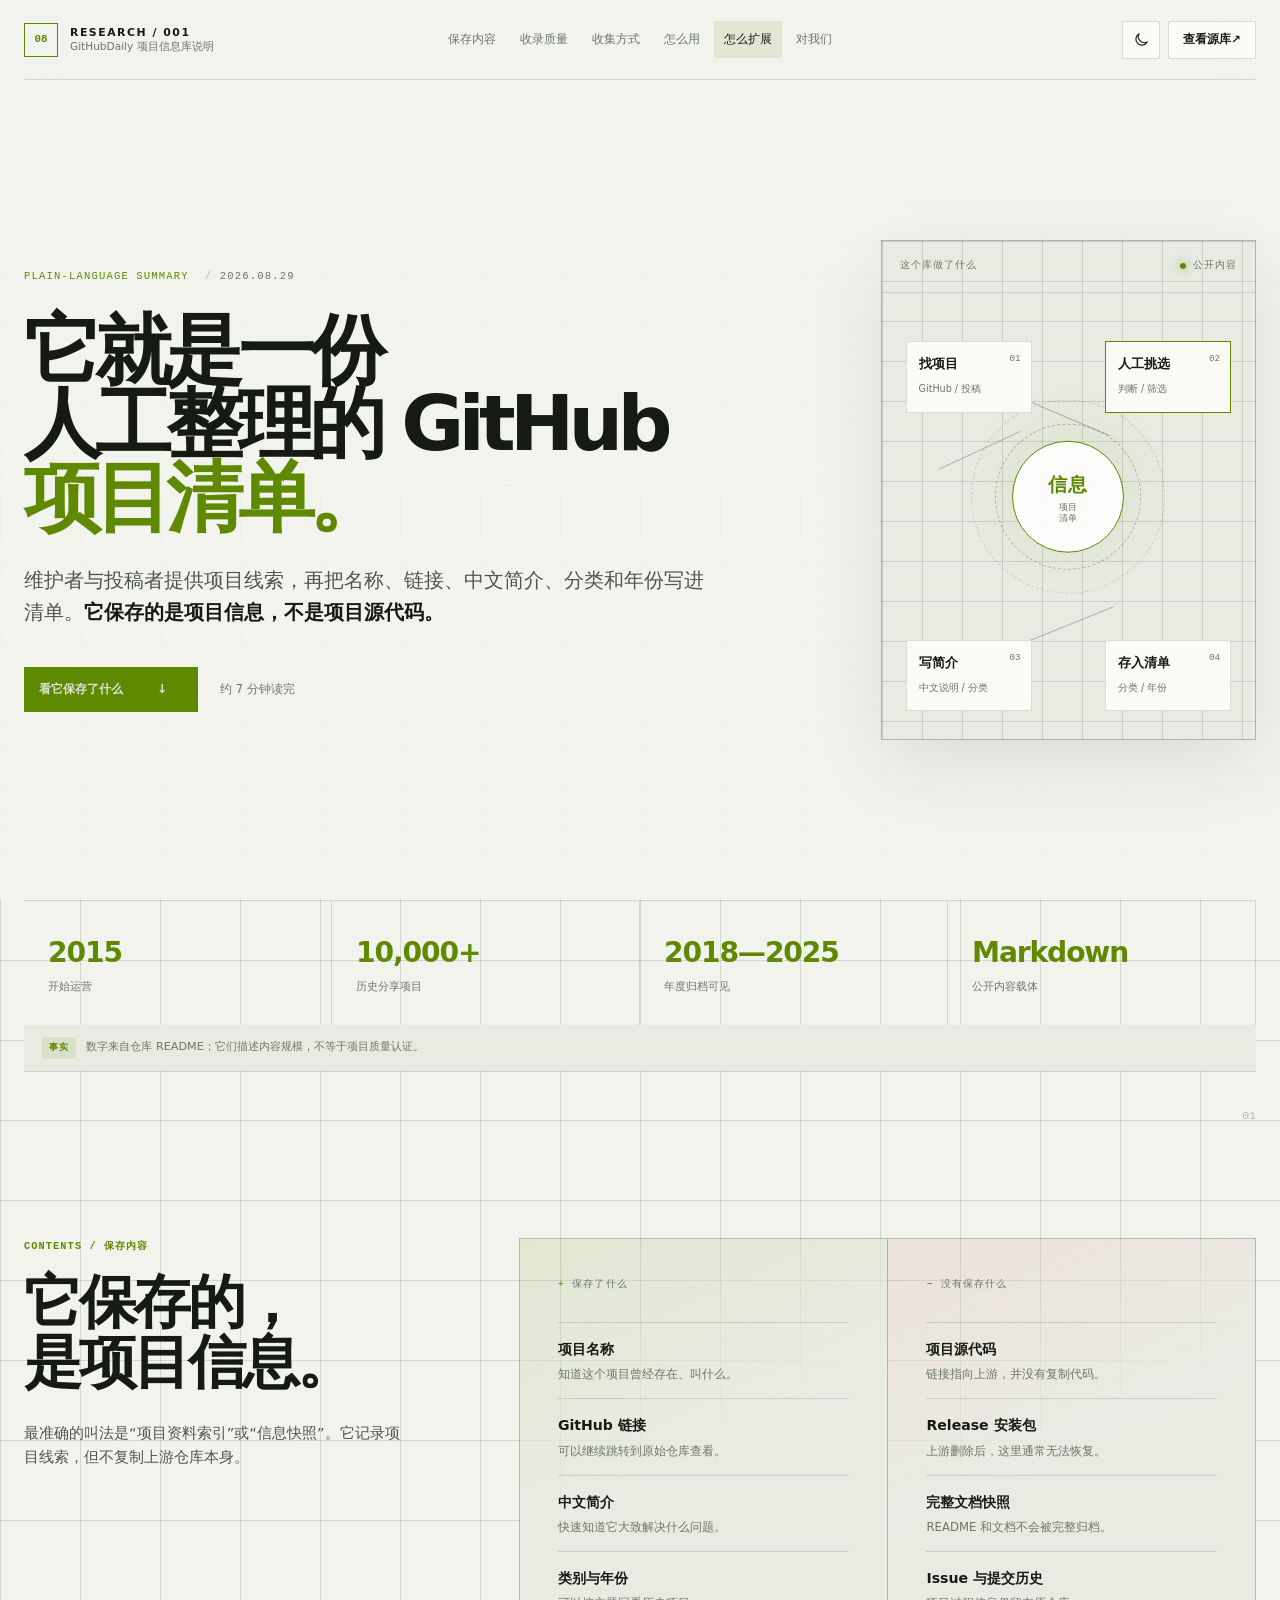
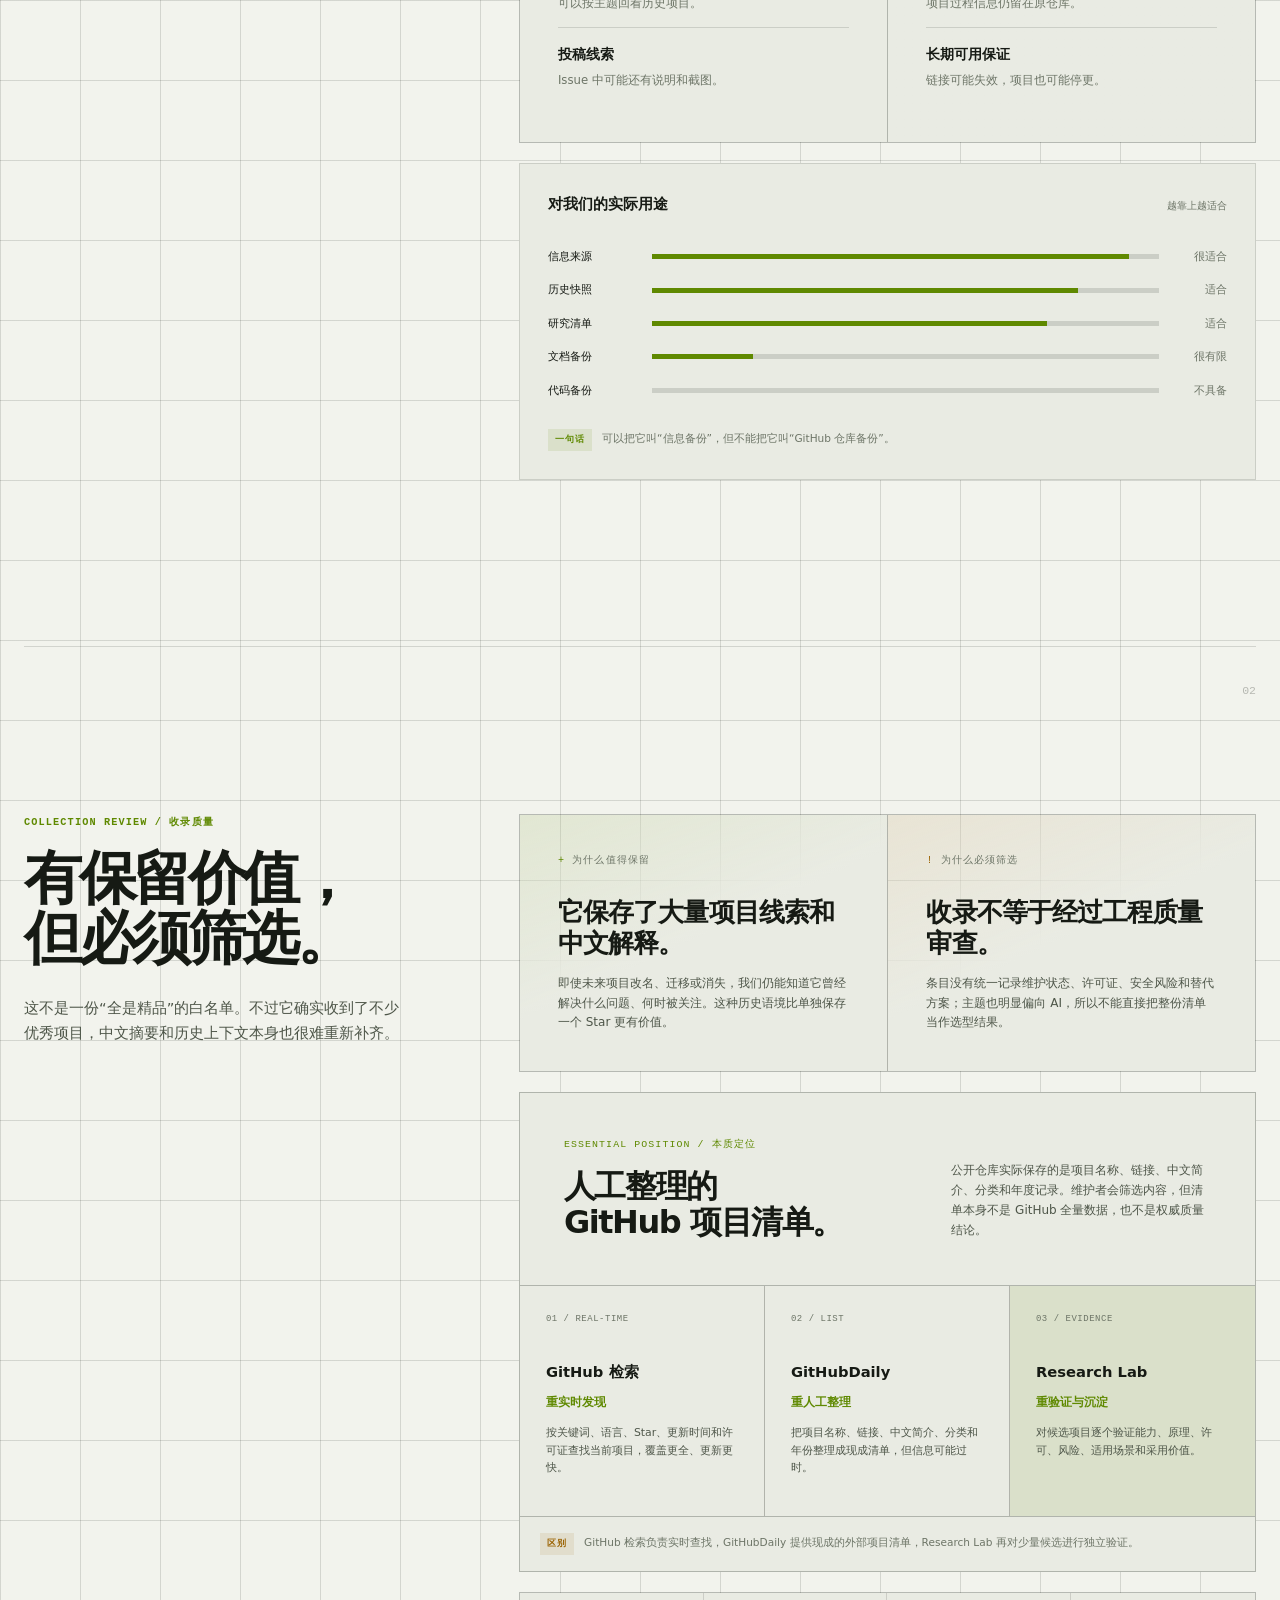
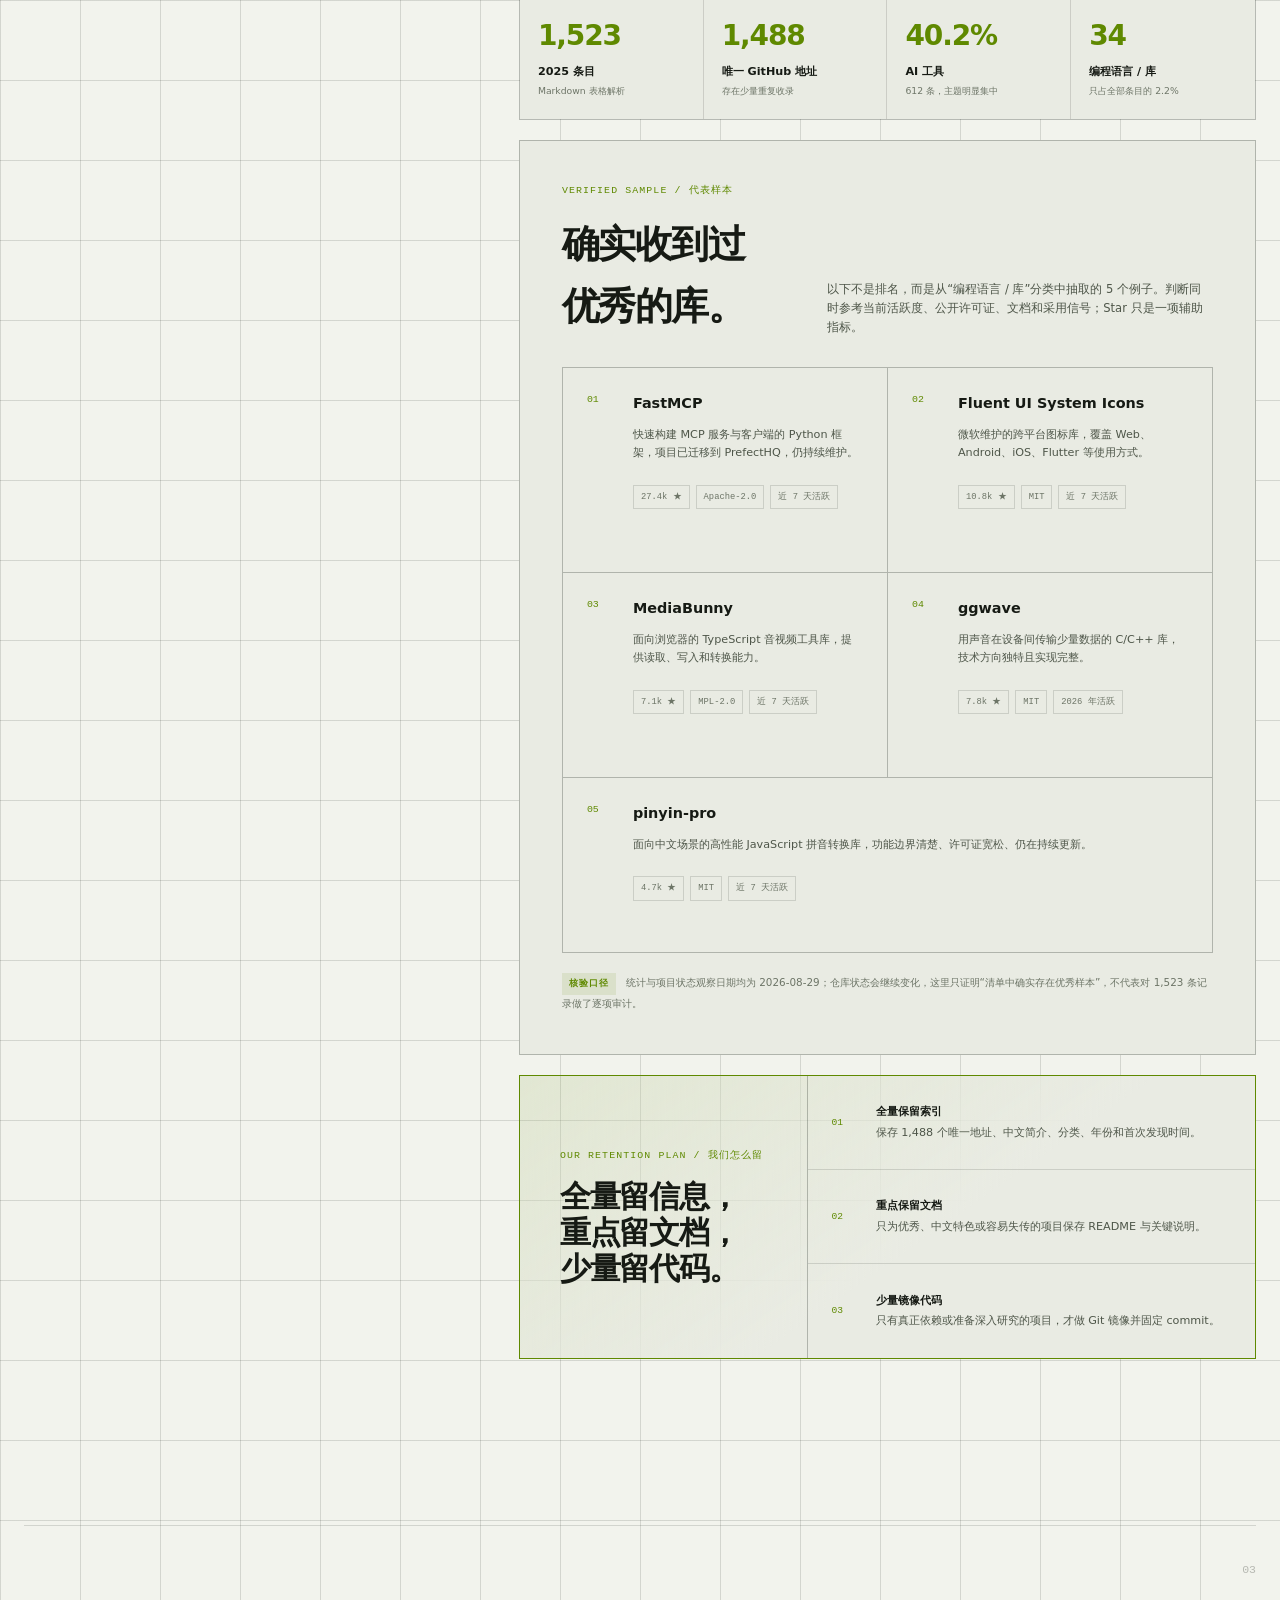
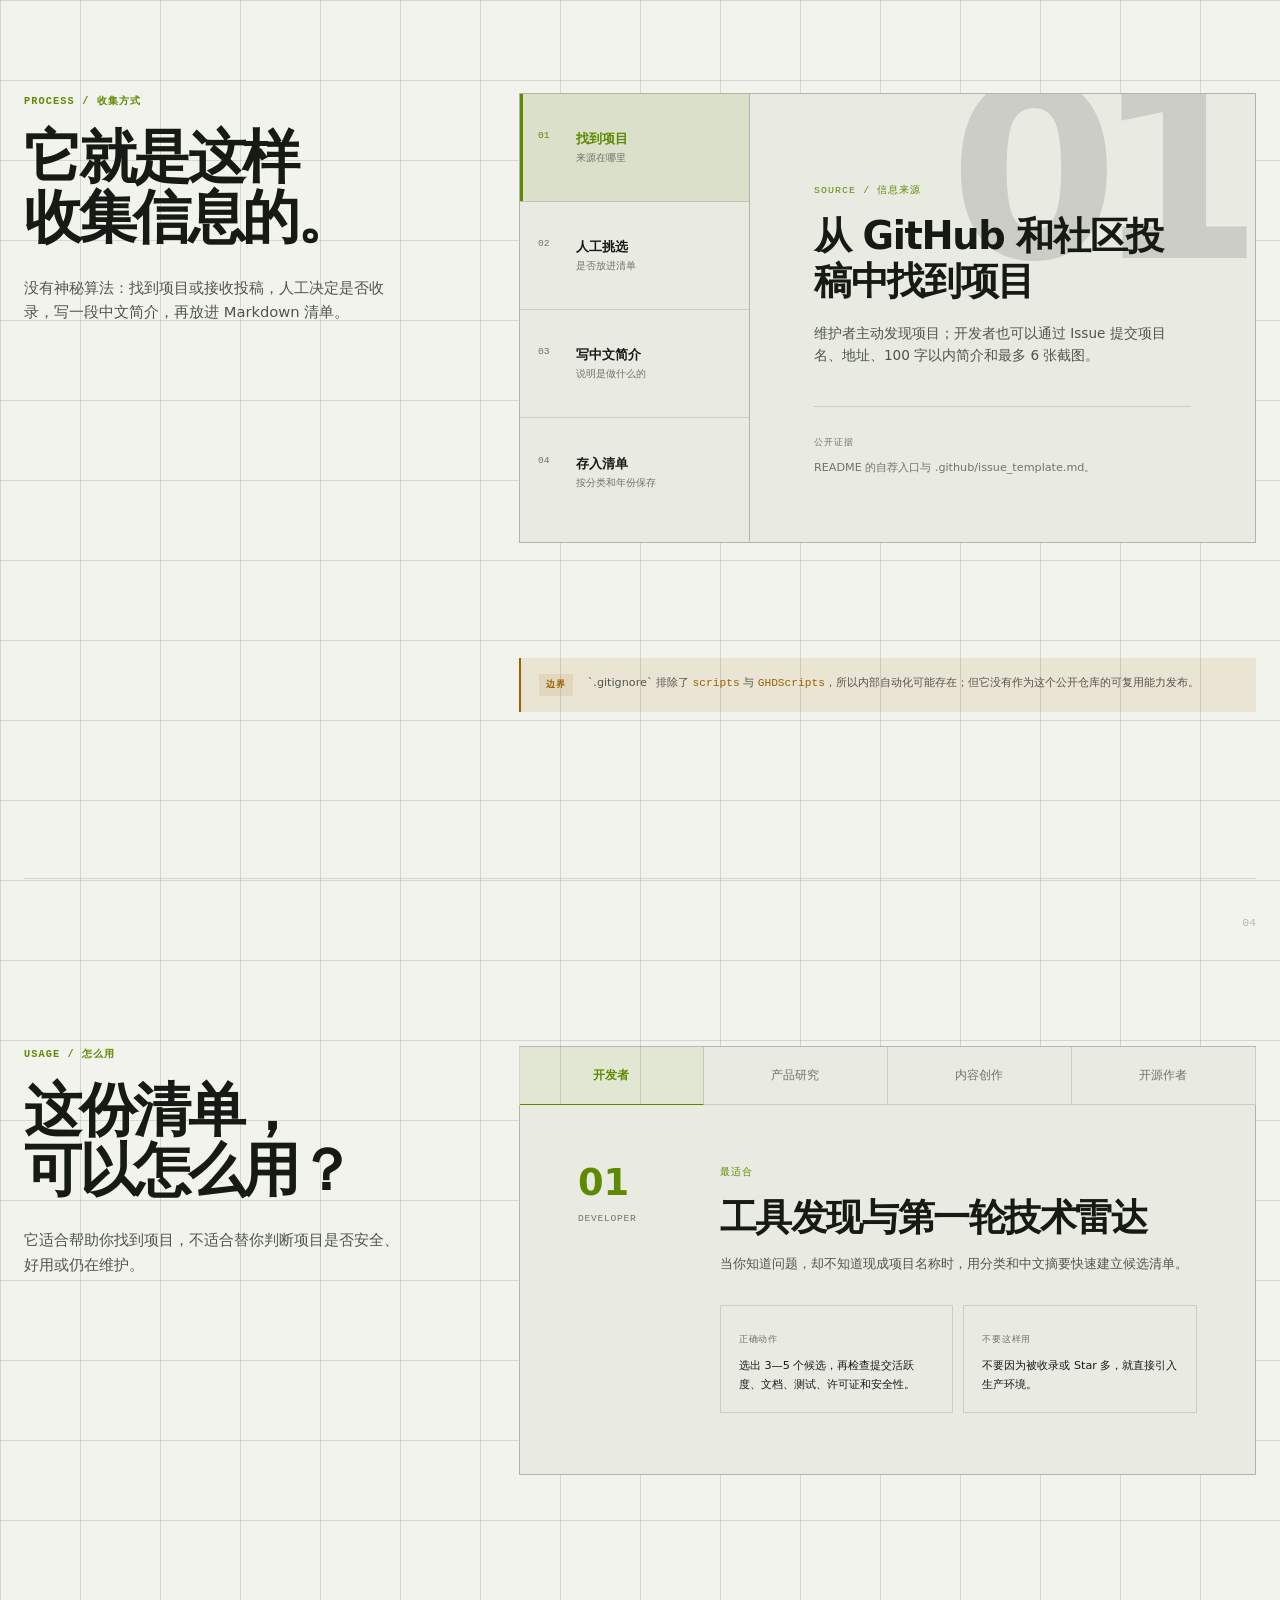
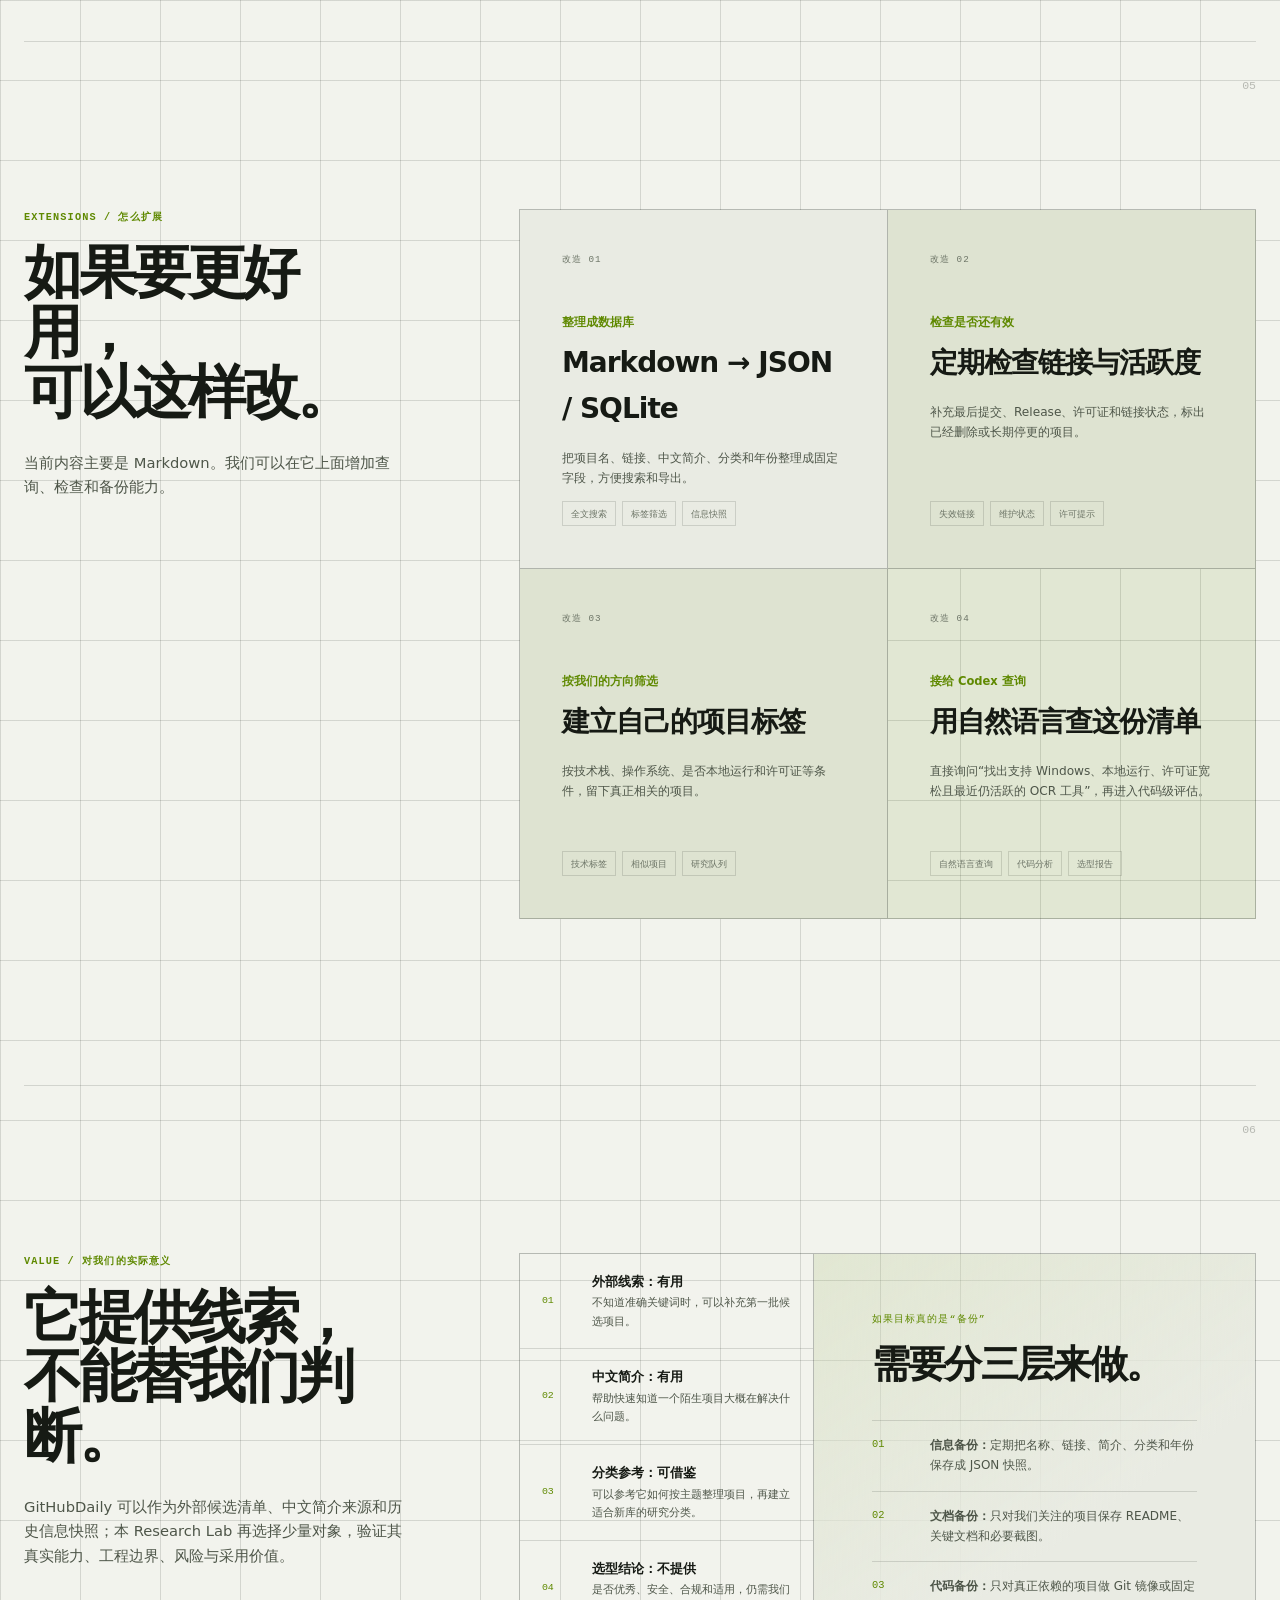
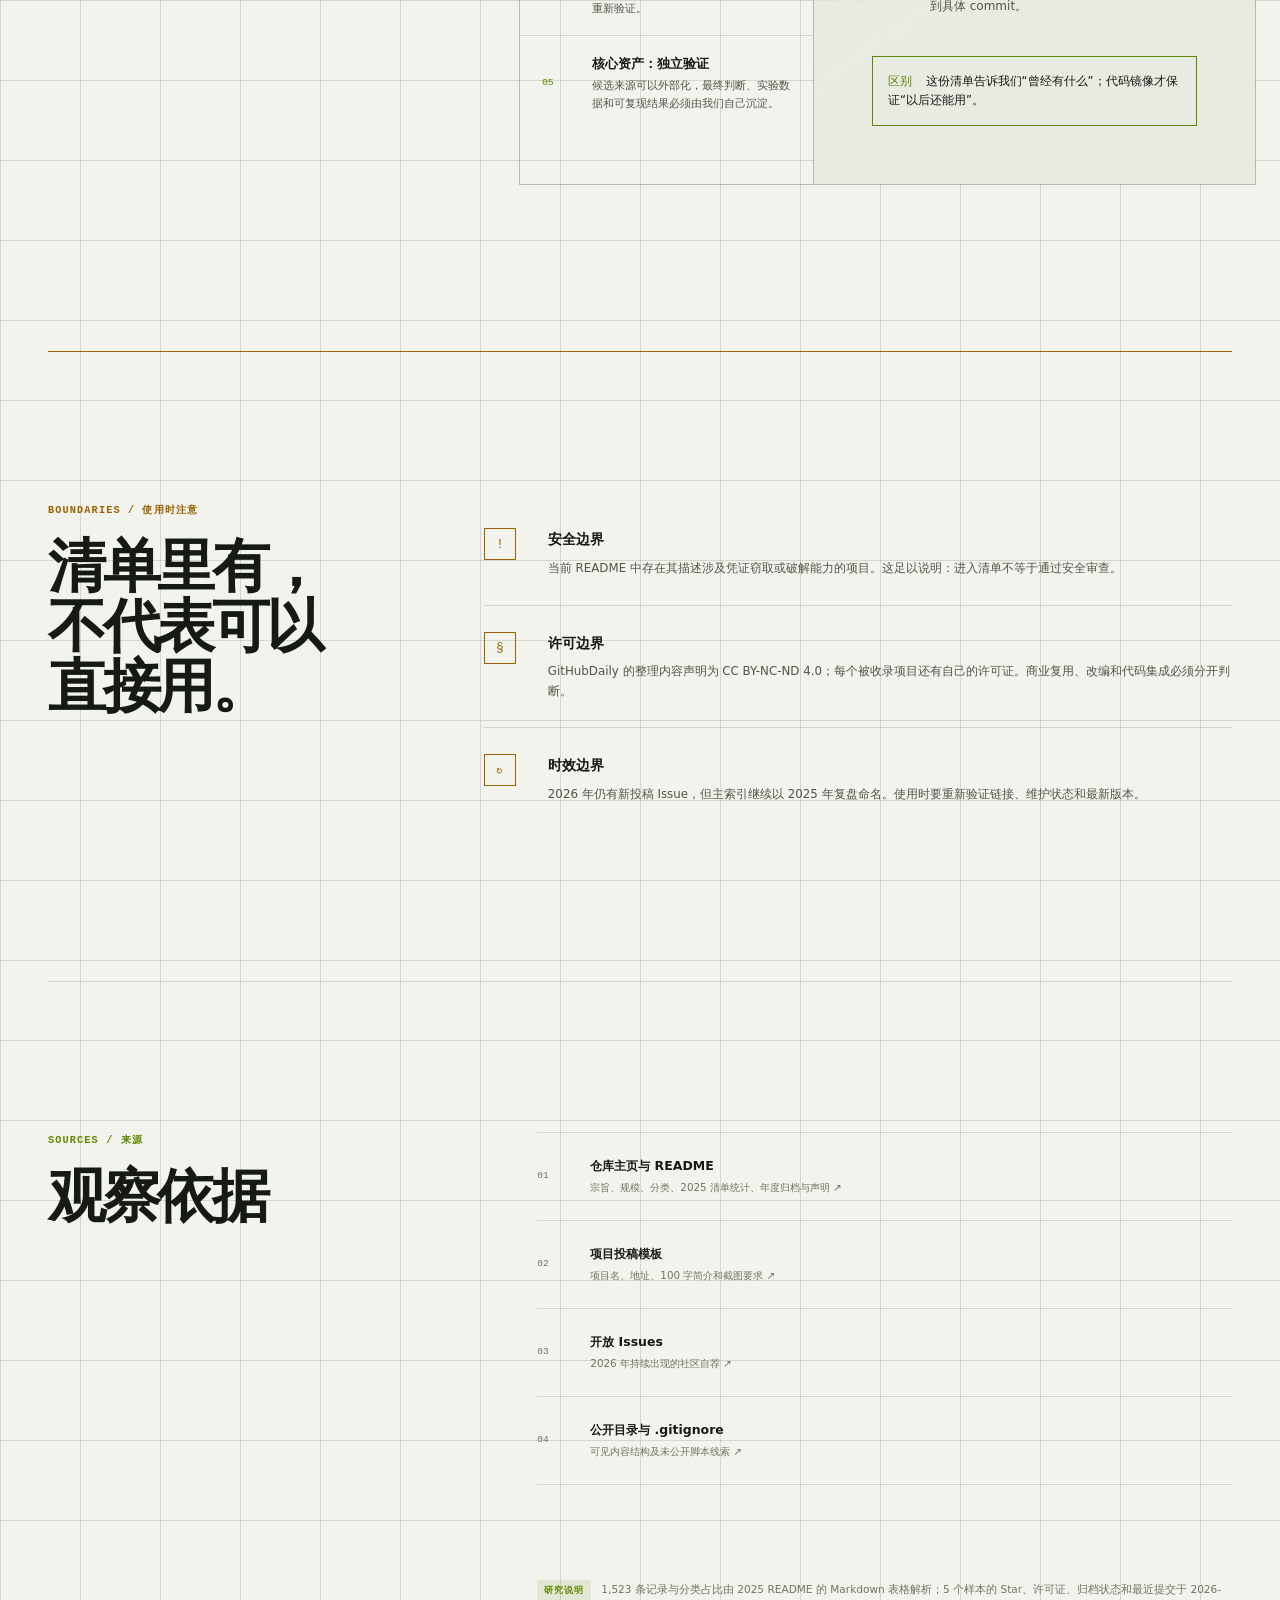
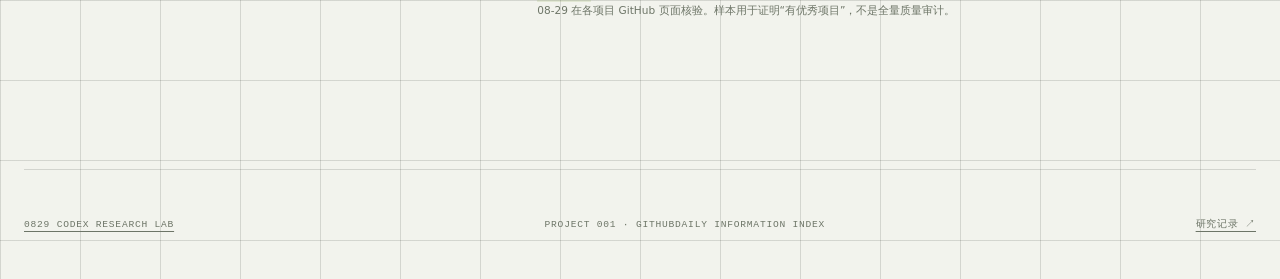
<file: projects/githubdaily-capability-map/demo/index.html>
<!doctype html>
<html lang="zh-CN" data-theme="dark">
  <head>
    <meta charset="utf-8">
    <meta name="viewport" content="width=device-width, initial-scale=1">
    <meta name="description" content="GitHubDaily 是一份人工整理的 GitHub 项目清单，保存项目名称、链接、中文简介、分类和年度记录，但不保存项目源代码。">
    <meta name="theme-color" content="#0b0d0c">
    <meta property="og:title" content="GitHubDaily 项目信息库说明">
    <meta property="og:description" content="一份人工整理的 GitHub 项目清单：保存项目信息，不保存项目源代码。">
    <title>GitHubDaily 项目信息库说明 · 0829 Codex Research Lab</title>
    <link rel="icon" href="./favicon.svg" type="image/svg+xml">
    <link rel="stylesheet" href="./styles.css">
    <script>
      (() => {
        const saved = localStorage.getItem("ghd-theme");
        const preferred = matchMedia("(prefers-color-scheme: light)").matches ? "light" : "dark";
        document.documentElement.dataset.theme = saved || preferred;
      })();
    </script>
  </head>
  <body>
    <a class="skip-link" href="#main">跳到主要内容</a>
    <div class="page-progress" aria-hidden="true"><span></span></div>

    <header class="site-header">
      <a class="brand" href="../../../" aria-label="返回 0829 Codex Research Lab">
        <span class="brand-mark">08</span>
        <span class="brand-copy"><strong>RESEARCH / 001</strong><small>GitHubDaily 项目信息库说明</small></span>
      </a>
      <nav class="section-nav" aria-label="页面章节">
        <a href="#capability">保存内容</a>
        <a href="#collection">收录质量</a>
        <a href="#mechanism">收集方式</a>
        <a href="#scenarios">怎么用</a>
        <a href="#extensions">怎么扩展</a>
        <a href="#meaning">对我们</a>
      </nav>
      <div class="header-actions">
        <button class="icon-button" id="theme-toggle" type="button" aria-label="切换为浅色主题" title="切换主题">
          <svg class="sun-icon" viewBox="0 0 24 24" aria-hidden="true"><circle cx="12" cy="12" r="3.5"/><path d="M12 2v2M12 20v2M4.93 4.93l1.41 1.41M17.66 17.66l1.41 1.41M2 12h2M20 12h2M4.93 19.07l1.41-1.41M17.66 6.34l1.41-1.41"/></svg>
          <svg class="moon-icon" viewBox="0 0 24 24" aria-hidden="true"><path d="M20.1 15.4A8.5 8.5 0 0 1 8.6 3.9 8.5 8.5 0 1 0 20.1 15.4Z"/></svg>
        </button>
        <a class="source-button" href="https://github.com/GitHubDaily/GitHubDaily" target="_blank" rel="noreferrer">查看源库 <span aria-hidden="true">↗</span></a>
      </div>
    </header>

    <main id="main">
      <section class="hero" aria-labelledby="hero-title">
        <div class="hero-copy">
          <p class="eyebrow"><span>PLAIN-LANGUAGE SUMMARY</span><time datetime="2026-08-29">2026.08.29</time></p>
          <h1 id="hero-title"><span class="hero-line">它就是一份</span><span class="hero-line">人工整理的 GitHub</span><em class="hero-line">项目清单。</em></h1>
          <p class="hero-lead">维护者与投稿者提供项目线索，再把名称、链接、中文简介、分类和年份写进清单。<strong>它保存的是项目信息，不是项目源代码。</strong></p>
          <div class="hero-actions">
            <a class="primary-action" href="#capability">看它保存了什么 <span aria-hidden="true">↓</span></a>
            <span class="read-time">约 7 分钟读完</span>
          </div>
        </div>

        <div class="signal-map" aria-label="GitHubDaily 的四个简单步骤：找项目、挑选、写简介、存入清单">
          <div class="signal-map-head"><span>这个库做了什么</span><span class="live-dot">公开内容</span></div>
          <div class="signal-stage stage-source"><span>01</span><strong>找项目</strong><small>GitHub / 投稿</small></div>
          <div class="signal-line line-one" aria-hidden="true"></div>
          <div class="signal-stage stage-curate"><span>02</span><strong>人工挑选</strong><small>判断 / 筛选</small></div>
          <div class="signal-line line-two" aria-hidden="true"></div>
          <div class="signal-stage stage-compress"><span>03</span><strong>写简介</strong><small>中文说明 / 分类</small></div>
          <div class="signal-line line-three" aria-hidden="true"></div>
          <div class="signal-stage stage-distribute"><span>04</span><strong>存入清单</strong><small>分类 / 年份</small></div>
          <div class="signal-core" aria-hidden="true"><span>信息</span><small>项目<br>清单</small></div>
        </div>
      </section>

      <section class="evidence-bar" aria-label="GitHubDaily 关键公开事实">
        <div><strong>2015</strong><span>开始运营</span></div>
        <div><strong>10,000+</strong><span>历史分享项目</span></div>
        <div><strong>2018—2025</strong><span>年度归档可见</span></div>
        <div><strong>Markdown</strong><span>公开内容载体</span></div>
        <p><span class="fact-tag">事实</span> 数字来自仓库 README；它们描述内容规模，不等于项目质量认证。</p>
      </section>

      <section class="content-section" id="capability" data-section="capability" aria-labelledby="capability-title">
        <div class="section-index" aria-hidden="true">01</div>
        <div class="section-intro">
          <p class="section-kicker">CONTENTS / 保存内容</p>
          <h2 id="capability-title">它保存的，<br>是项目信息。</h2>
          <p>最准确的叫法是“项目资料索引”或“信息快照”。它记录项目线索，但不复制上游仓库本身。</p>
        </div>
        <div class="capability-content">
          <div class="truth-grid">
            <article class="truth-card positive">
              <p class="card-label"><span aria-hidden="true">+</span> 保存了什么</p>
              <ul>
                <li><strong>项目名称</strong><span>知道这个项目曾经存在、叫什么。</span></li>
                <li><strong>GitHub 链接</strong><span>可以继续跳转到原始仓库查看。</span></li>
                <li><strong>中文简介</strong><span>快速知道它大致解决什么问题。</span></li>
                <li><strong>类别与年份</strong><span>可以按主题回看历史项目。</span></li>
                <li><strong>投稿线索</strong><span>Issue 中可能还有说明和截图。</span></li>
              </ul>
            </article>
            <article class="truth-card negative">
              <p class="card-label"><span aria-hidden="true">−</span> 没有保存什么</p>
              <ul>
                <li><strong>项目源代码</strong><span>链接指向上游，并没有复制代码。</span></li>
                <li><strong>Release 安装包</strong><span>上游删除后，这里通常无法恢复。</span></li>
                <li><strong>完整文档快照</strong><span>README 和文档不会被完整归档。</span></li>
                <li><strong>Issue 与提交历史</strong><span>项目过程信息仍留在原仓库。</span></li>
                <li><strong>长期可用保证</strong><span>链接可能失效，项目也可能停更。</span></li>
              </ul>
            </article>
          </div>

          <div class="capability-spectrum" aria-label="GitHubDaily 对我们的用途强弱图">
            <div class="spectrum-head"><h3>对我们的实际用途</h3><span>越靠上越适合</span></div>
            <div class="spectrum-row"><span>信息来源</span><div><i style="--score: 94%"></i></div><strong>很适合</strong></div>
            <div class="spectrum-row"><span>历史快照</span><div><i style="--score: 84%"></i></div><strong>适合</strong></div>
            <div class="spectrum-row"><span>研究清单</span><div><i style="--score: 78%"></i></div><strong>适合</strong></div>
            <div class="spectrum-row"><span>文档备份</span><div><i style="--score: 20%"></i></div><strong>很有限</strong></div>
            <div class="spectrum-row"><span>代码备份</span><div><i style="--score: 0%"></i></div><strong>不具备</strong></div>
            <p><span class="fact-tag">一句话</span> 可以把它叫“信息备份”，但不能把它叫“GitHub 仓库备份”。</p>
          </div>
        </div>
      </section>

      <section class="content-section collection-section" id="collection" data-section="collection" aria-labelledby="collection-title">
        <div class="section-index" aria-hidden="true">02</div>
        <div class="section-intro">
          <p class="section-kicker">COLLECTION REVIEW / 收录质量</p>
          <h2 id="collection-title">有保留价值，<br>但必须筛选。</h2>
          <p>这不是一份“全是精品”的白名单。不过它确实收到了不少优秀项目，中文摘要和历史上下文本身也很难重新补齐。</p>
        </div>
        <div class="collection-content">
          <div class="quality-verdict">
            <article class="verdict-keep">
              <p class="card-label"><span aria-hidden="true">+</span> 为什么值得保留</p>
              <h3>它保存了大量项目线索和中文解释。</h3>
              <p>即使未来项目改名、迁移或消失，我们仍能知道它曾经解决什么问题、何时被关注。这种历史语境比单独保存一个 Star 更有价值。</p>
            </article>
            <article class="verdict-filter">
              <p class="card-label"><span aria-hidden="true">!</span> 为什么必须筛选</p>
              <h3>收录不等于经过工程质量审查。</h3>
              <p>条目没有统一记录维护状态、许可证、安全风险和替代方案；主题也明显偏向 AI，所以不能直接把整份清单当作选型结果。</p>
            </article>
          </div>

          <div class="positioning-block">
            <div class="positioning-summary">
              <div><p class="panel-type">ESSENTIAL POSITION / 本质定位</p><h3>人工整理的<br>GitHub 项目清单。</h3></div>
              <p>公开仓库实际保存的是项目名称、链接、中文简介、分类和年度记录。维护者会筛选内容，但清单本身不是 GitHub 全量数据，也不是权威质量结论。</p>
            </div>
            <div class="positioning-grid" aria-label="GitHub 检索、GitHubDaily 和新 Research Lab 的侧重点对比">
              <article>
                <span>01 / REAL-TIME</span><h4>GitHub 检索</h4><strong>重实时发现</strong>
                <p>按关键词、语言、Star、更新时间和许可证查找当前项目，覆盖更全、更新更快。</p>
              </article>
              <article>
                <span>02 / LIST</span><h4>GitHubDaily</h4><strong>重人工整理</strong>
                <p>把项目名称、链接、中文简介、分类和年份整理成现成清单，但信息可能过时。</p>
              </article>
              <article class="positioning-us">
                <span>03 / EVIDENCE</span><h4>Research Lab</h4><strong>重验证与沉淀</strong>
                <p>对候选项目逐个验证能力、原理、许可、风险、适用场景和采用价值。</p>
              </article>
            </div>
            <p class="positioning-note"><span class="inference-tag">区别</span> GitHub 检索负责实时查找，GitHubDaily 提供现成的外部项目清单，Research Lab 再对少量候选进行独立验证。</p>
          </div>

          <div class="collection-stats" aria-label="2025 GitHubDaily 收录结构抽样统计">
            <div><strong>1,523</strong><span>2025 条目</span><small>Markdown 表格解析</small></div>
            <div><strong>1,488</strong><span>唯一 GitHub 地址</span><small>存在少量重复收录</small></div>
            <div><strong>40.2%</strong><span>AI 工具</span><small>612 条，主题明显集中</small></div>
            <div><strong>34</strong><span>编程语言 / 库</span><small>只占全部条目的 2.2%</small></div>
          </div>

          <div class="sample-block">
            <div class="sample-head">
              <div><p class="panel-type">VERIFIED SAMPLE / 代表样本</p><h3>确实收到过<br>优秀的库。</h3></div>
              <p>以下不是排名，而是从“编程语言 / 库”分类中抽取的 5 个例子。判断同时参考当前活跃度、公开许可证、文档和采用信号；Star 只是一项辅助指标。</p>
            </div>
            <div class="sample-grid">
              <a class="sample-card" href="https://github.com/jlowin/fastmcp" target="_blank" rel="noreferrer">
                <span class="sample-number">01</span><strong>FastMCP</strong>
                <p>快速构建 MCP 服务与客户端的 Python 框架，项目已迁移到 PrefectHQ，仍持续维护。</p>
                <div class="sample-meta"><span>27.4k ★</span><span>Apache-2.0</span><span>近 7 天活跃</span></div>
              </a>
              <a class="sample-card" href="https://github.com/microsoft/fluentui-system-icons" target="_blank" rel="noreferrer">
                <span class="sample-number">02</span><strong>Fluent UI System Icons</strong>
                <p>微软维护的跨平台图标库，覆盖 Web、Android、iOS、Flutter 等使用方式。</p>
                <div class="sample-meta"><span>10.8k ★</span><span>MIT</span><span>近 7 天活跃</span></div>
              </a>
              <a class="sample-card" href="https://github.com/Vanilagy/mediabunny" target="_blank" rel="noreferrer">
                <span class="sample-number">03</span><strong>MediaBunny</strong>
                <p>面向浏览器的 TypeScript 音视频工具库，提供读取、写入和转换能力。</p>
                <div class="sample-meta"><span>7.1k ★</span><span>MPL-2.0</span><span>近 7 天活跃</span></div>
              </a>
              <a class="sample-card" href="https://github.com/ggerganov/ggwave" target="_blank" rel="noreferrer">
                <span class="sample-number">04</span><strong>ggwave</strong>
                <p>用声音在设备间传输少量数据的 C/C++ 库，技术方向独特且实现完整。</p>
                <div class="sample-meta"><span>7.8k ★</span><span>MIT</span><span>2026 年活跃</span></div>
              </a>
              <a class="sample-card sample-wide" href="https://github.com/zh-lx/pinyin-pro" target="_blank" rel="noreferrer">
                <span class="sample-number">05</span><strong>pinyin-pro</strong>
                <p>面向中文场景的高性能 JavaScript 拼音转换库，功能边界清楚、许可证宽松、仍在持续更新。</p>
                <div class="sample-meta"><span>4.7k ★</span><span>MIT</span><span>近 7 天活跃</span></div>
              </a>
            </div>
            <p class="sample-note"><span class="fact-tag">核验口径</span> 统计与项目状态观察日期均为 2026-08-29；仓库状态会继续变化，这里只证明“清单中确实存在优秀样本”，不代表对 1,523 条记录做了逐项审计。</p>
          </div>

          <div class="retention-plan">
            <div><p class="panel-type">OUR RETENTION PLAN / 我们怎么留</p><h3>全量留信息，重点留文档，少量留代码。</h3></div>
            <ol>
              <li><span>01</span><p><strong>全量保留索引</strong>保存 1,488 个唯一地址、中文简介、分类、年份和首次发现时间。</p></li>
              <li><span>02</span><p><strong>重点保留文档</strong>只为优秀、中文特色或容易失传的项目保存 README 与关键说明。</p></li>
              <li><span>03</span><p><strong>少量镜像代码</strong>只有真正依赖或准备深入研究的项目，才做 Git 镜像并固定 commit。</p></li>
            </ol>
          </div>
        </div>
      </section>

      <section class="content-section mechanism-section" id="mechanism" data-section="mechanism" aria-labelledby="mechanism-title">
        <div class="section-index" aria-hidden="true">03</div>
        <div class="section-intro">
          <p class="section-kicker">PROCESS / 收集方式</p>
          <h2 id="mechanism-title">它就是这样<br>收集信息的。</h2>
          <p>没有神秘算法：找到项目或接收投稿，人工决定是否收录，写一段中文简介，再放进 Markdown 清单。</p>
        </div>
        <div class="mechanism-workbench">
          <div class="step-tabs" role="tablist" aria-label="GitHubDaily 工作步骤">
            <button type="button" role="tab" id="step-tab-1" aria-controls="step-panel" aria-selected="true" data-step="0"><span>01</span><strong>找到项目</strong><small>来源在哪里</small></button>
            <button type="button" role="tab" id="step-tab-2" aria-controls="step-panel" aria-selected="false" data-step="1" tabindex="-1"><span>02</span><strong>人工挑选</strong><small>是否放进清单</small></button>
            <button type="button" role="tab" id="step-tab-3" aria-controls="step-panel" aria-selected="false" data-step="2" tabindex="-1"><span>03</span><strong>写中文简介</strong><small>说明是做什么的</small></button>
            <button type="button" role="tab" id="step-tab-4" aria-controls="step-panel" aria-selected="false" data-step="3" tabindex="-1"><span>04</span><strong>存入清单</strong><small>按分类和年份保存</small></button>
          </div>
          <article class="step-panel" id="step-panel" role="tabpanel" aria-labelledby="step-tab-1" tabindex="0">
            <div class="panel-number" id="step-number">01</div>
             <p class="panel-type" id="step-type">SOURCE / 信息来源</p>
             <h3 id="step-title">从 GitHub 和社区投稿中找到项目</h3>
            <p id="step-description">维护者主动发现项目；开发者也可以通过 Issue 提交项目名、地址、100 字以内简介和最多 6 张截图。</p>
            <div class="panel-evidence"><span>公开证据</span><p id="step-evidence">README 的自荐入口与 .github/issue_template.md。</p></div>
          </article>
        </div>
        <aside class="mechanism-note">
          <span class="inference-tag">边界</span>
          <p>`.gitignore` 排除了 <code>scripts</code> 与 <code>GHDScripts</code>，所以内部自动化可能存在；但它没有作为这个公开仓库的可复用能力发布。</p>
        </aside>
      </section>

      <section class="content-section" id="scenarios" data-section="scenarios" aria-labelledby="scenarios-title">
        <div class="section-index" aria-hidden="true">04</div>
        <div class="section-intro">
          <p class="section-kicker">USAGE / 怎么用</p>
          <h2 id="scenarios-title">这份清单，<br>可以怎么用？</h2>
          <p>它适合帮助你找到项目，不适合替你判断项目是否安全、好用或仍在维护。</p>
        </div>
        <div class="scenario-browser">
          <div class="audience-tabs" role="tablist" aria-label="选择使用者角色">
            <button type="button" role="tab" aria-selected="true" aria-controls="audience-panel" id="audience-tab-developer" data-audience="developer">开发者</button>
            <button type="button" role="tab" aria-selected="false" aria-controls="audience-panel" id="audience-tab-product" data-audience="product" tabindex="-1">产品研究</button>
            <button type="button" role="tab" aria-selected="false" aria-controls="audience-panel" id="audience-tab-creator" data-audience="creator" tabindex="-1">内容创作</button>
            <button type="button" role="tab" aria-selected="false" aria-controls="audience-panel" id="audience-tab-maintainer" data-audience="maintainer" tabindex="-1">开源作者</button>
          </div>
          <article class="audience-panel" id="audience-panel" role="tabpanel" aria-labelledby="audience-tab-developer" tabindex="0">
            <div class="audience-label"><span id="audience-number">01</span><p id="audience-role">DEVELOPER</p></div>
            <div>
              <p class="panel-type">最适合</p>
              <h3 id="audience-title">工具发现与第一轮技术雷达</h3>
              <p id="audience-summary">当你知道问题，却不知道现成项目名称时，用分类和中文摘要快速建立候选清单。</p>
            </div>
            <div class="audience-guidance">
              <div><span>正确动作</span><p id="audience-do">选出 3—5 个候选，再检查提交活跃度、文档、测试、许可证和安全性。</p></div>
              <div><span>不要这样用</span><p id="audience-dont">不要因为被收录或 Star 多，就直接引入生产环境。</p></div>
            </div>
          </article>
        </div>
      </section>

      <section class="content-section" id="extensions" data-section="extensions" aria-labelledby="extensions-title">
        <div class="section-index" aria-hidden="true">05</div>
        <div class="section-intro">
          <p class="section-kicker">EXTENSIONS / 怎么扩展</p>
          <h2 id="extensions-title">如果要更好用，<br>可以这样改。</h2>
          <p>当前内容主要是 Markdown。我们可以在它上面增加查询、检查和备份能力。</p>
        </div>
        <div class="roadmap" aria-label="GitHubDaily 可扩展路线">
          <article>
            <span class="roadmap-level">改造 01</span><strong>整理成数据库</strong>
            <h3>Markdown → JSON / SQLite</h3>
            <p>把项目名、链接、中文简介、分类和年份整理成固定字段，方便搜索和导出。</p>
            <ul><li>全文搜索</li><li>标签筛选</li><li>信息快照</li></ul>
          </article>
          <article>
            <span class="roadmap-level">改造 02</span><strong>检查是否还有效</strong>
            <h3>定期检查链接与活跃度</h3>
            <p>补充最后提交、Release、许可证和链接状态，标出已经删除或长期停更的项目。</p>
            <ul><li>失效链接</li><li>维护状态</li><li>许可提示</li></ul>
          </article>
          <article>
            <span class="roadmap-level">改造 03</span><strong>按我们的方向筛选</strong>
            <h3>建立自己的项目标签</h3>
            <p>按技术栈、操作系统、是否本地运行和许可证等条件，留下真正相关的项目。</p>
            <ul><li>技术标签</li><li>相似项目</li><li>研究队列</li></ul>
          </article>
          <article class="roadmap-focus">
            <span class="roadmap-level">改造 04</span><strong>接给 Codex 查询</strong>
            <h3>用自然语言查这份清单</h3>
            <p>直接询问“找出支持 Windows、本地运行、许可证宽松且最近仍活跃的 OCR 工具”，再进入代码级评估。</p>
            <ul><li>自然语言查询</li><li>代码分析</li><li>选型报告</li></ul>
          </article>
        </div>
      </section>

      <section class="content-section meaning-section" id="meaning" data-section="meaning" aria-labelledby="meaning-title">
        <div class="section-index" aria-hidden="true">06</div>
        <div class="section-intro">
          <p class="section-kicker">VALUE / 对我们的实际意义</p>
          <h2 id="meaning-title">它提供线索，<br>不能替我们判断。</h2>
          <p>GitHubDaily 可以作为外部候选清单、中文简介来源和历史信息快照；本 Research Lab 再选择少量对象，验证其真实能力、工程边界、风险与采用价值。</p>
        </div>
        <div class="meaning-grid">
          <div class="value-stack">
            <div><span>01</span><p><strong>外部线索：有用</strong>不知道准确关键词时，可以补充第一批候选项目。</p></div>
            <div><span>02</span><p><strong>中文简介：有用</strong>帮助快速知道一个陌生项目大概在解决什么问题。</p></div>
            <div><span>03</span><p><strong>分类参考：可借鉴</strong>可以参考它如何按主题整理项目，再建立适合新库的研究分类。</p></div>
            <div><span>04</span><p><strong>选型结论：不提供</strong>是否优秀、安全、合规和适用，仍需我们重新验证。</p></div>
            <div><span>05</span><p><strong>核心资产：独立验证</strong>候选来源可以外部化，最终判断、实验数据和可复现结果必须由我们自己沉淀。</p></div>
          </div>
          <div class="weekly-loop">
            <p class="panel-type">如果目标真的是“备份”</p>
            <h3>需要分三层来做。</h3>
            <ol>
              <li><span>01</span><p><strong>信息备份：</strong>定期把名称、链接、简介、分类和年份保存成 JSON 快照。</p></li>
              <li><span>02</span><p><strong>文档备份：</strong>只对我们关注的项目保存 README、关键文档和必要截图。</p></li>
              <li><span>03</span><p><strong>代码备份：</strong>只对真正依赖的项目做 Git 镜像或固定到具体 commit。</p></li>
            </ol>
            <p class="weekly-result"><span>区别</span> 这份清单告诉我们“曾经有什么”；代码镜像才保证“以后还能用”。</p>
          </div>
        </div>
      </section>

      <section class="boundary-section" id="boundaries" aria-labelledby="boundaries-title">
        <div>
          <p class="section-kicker">BOUNDARIES / 使用时注意</p>
          <h2 id="boundaries-title">清单里有，<br>不代表可以直接用。</h2>
        </div>
        <div class="boundary-list">
          <article>
            <span class="warning-icon" aria-hidden="true">!</span>
            <div><h3>安全边界</h3><p>当前 README 中存在其描述涉及凭证窃取或破解能力的项目。这足以说明：进入清单不等于通过安全审查。</p></div>
          </article>
          <article>
            <span class="warning-icon" aria-hidden="true">§</span>
            <div><h3>许可边界</h3><p>GitHubDaily 的整理内容声明为 CC BY-NC-ND 4.0；每个被收录项目还有自己的许可证。商业复用、改编和代码集成必须分开判断。</p></div>
          </article>
          <article>
            <span class="warning-icon" aria-hidden="true">↻</span>
            <div><h3>时效边界</h3><p>2026 年仍有新投稿 Issue，但主索引继续以 2025 年复盘命名。使用时要重新验证链接、维护状态和最新版本。</p></div>
          </article>
        </div>
      </section>

      <section class="sources" aria-labelledby="sources-title">
        <div><p class="section-kicker">SOURCES / 来源</p><h2 id="sources-title">观察依据</h2></div>
        <ol>
          <li><span>01</span><a href="https://github.com/GitHubDaily/GitHubDaily" target="_blank" rel="noreferrer"><strong>仓库主页与 README</strong><small>宗旨、规模、分类、2025 清单统计、年度归档与声明 ↗</small></a></li>
          <li><span>02</span><a href="https://github.com/GitHubDaily/GitHubDaily/blob/master/.github/issue_template.md" target="_blank" rel="noreferrer"><strong>项目投稿模板</strong><small>项目名、地址、100 字简介和截图要求 ↗</small></a></li>
          <li><span>03</span><a href="https://github.com/GitHubDaily/GitHubDaily/issues" target="_blank" rel="noreferrer"><strong>开放 Issues</strong><small>2026 年持续出现的社区自荐 ↗</small></a></li>
          <li><span>04</span><a href="https://github.com/GitHubDaily/GitHubDaily/blob/master/.gitignore" target="_blank" rel="noreferrer"><strong>公开目录与 .gitignore</strong><small>可见内容结构及未公开脚本线索 ↗</small></a></li>
        </ol>
        <p class="source-note"><span class="fact-tag">研究说明</span> 1,523 条记录与分类占比由 2025 README 的 Markdown 表格解析；5 个样本的 Star、许可证、归档状态和最近提交于 2026-08-29 在各项目 GitHub 页面核验。样本用于证明“有优秀项目”，不是全量质量审计。</p>
      </section>
    </main>

    <footer>
      <a href="../../../">0829 CODEX RESEARCH LAB</a>
      <span>PROJECT 001 · GITHUBDAILY INFORMATION INDEX</span>
      <a href="https://github.com/yydshly/0829_codex_project/tree/main/projects/githubdaily-capability-map" target="_blank" rel="noreferrer">研究记录 ↗</a>
    </footer>

    <noscript><div class="noscript">页面内容仍可阅读；启用 JavaScript 后可切换主题、原理步骤和使用者场景。</div></noscript>
    <script src="./app.js" defer></script>
  </body>
</html>
</file>
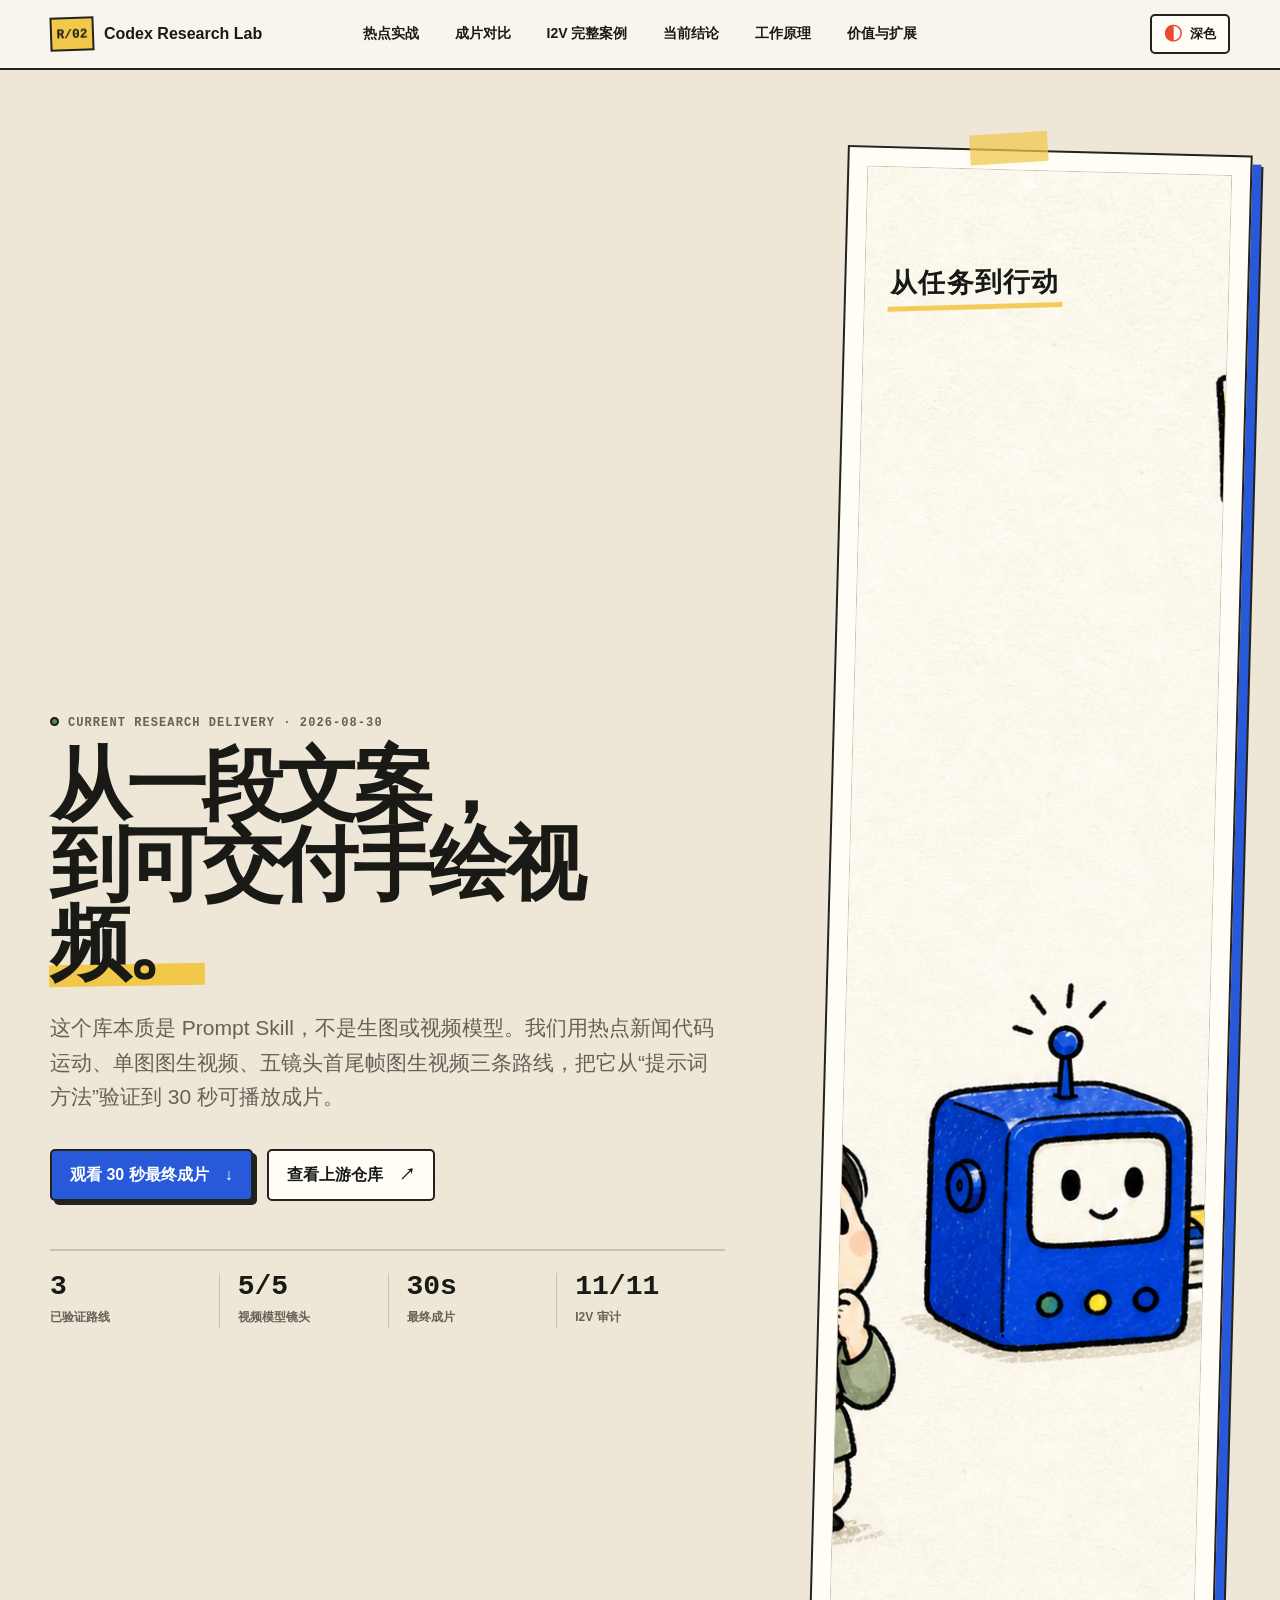
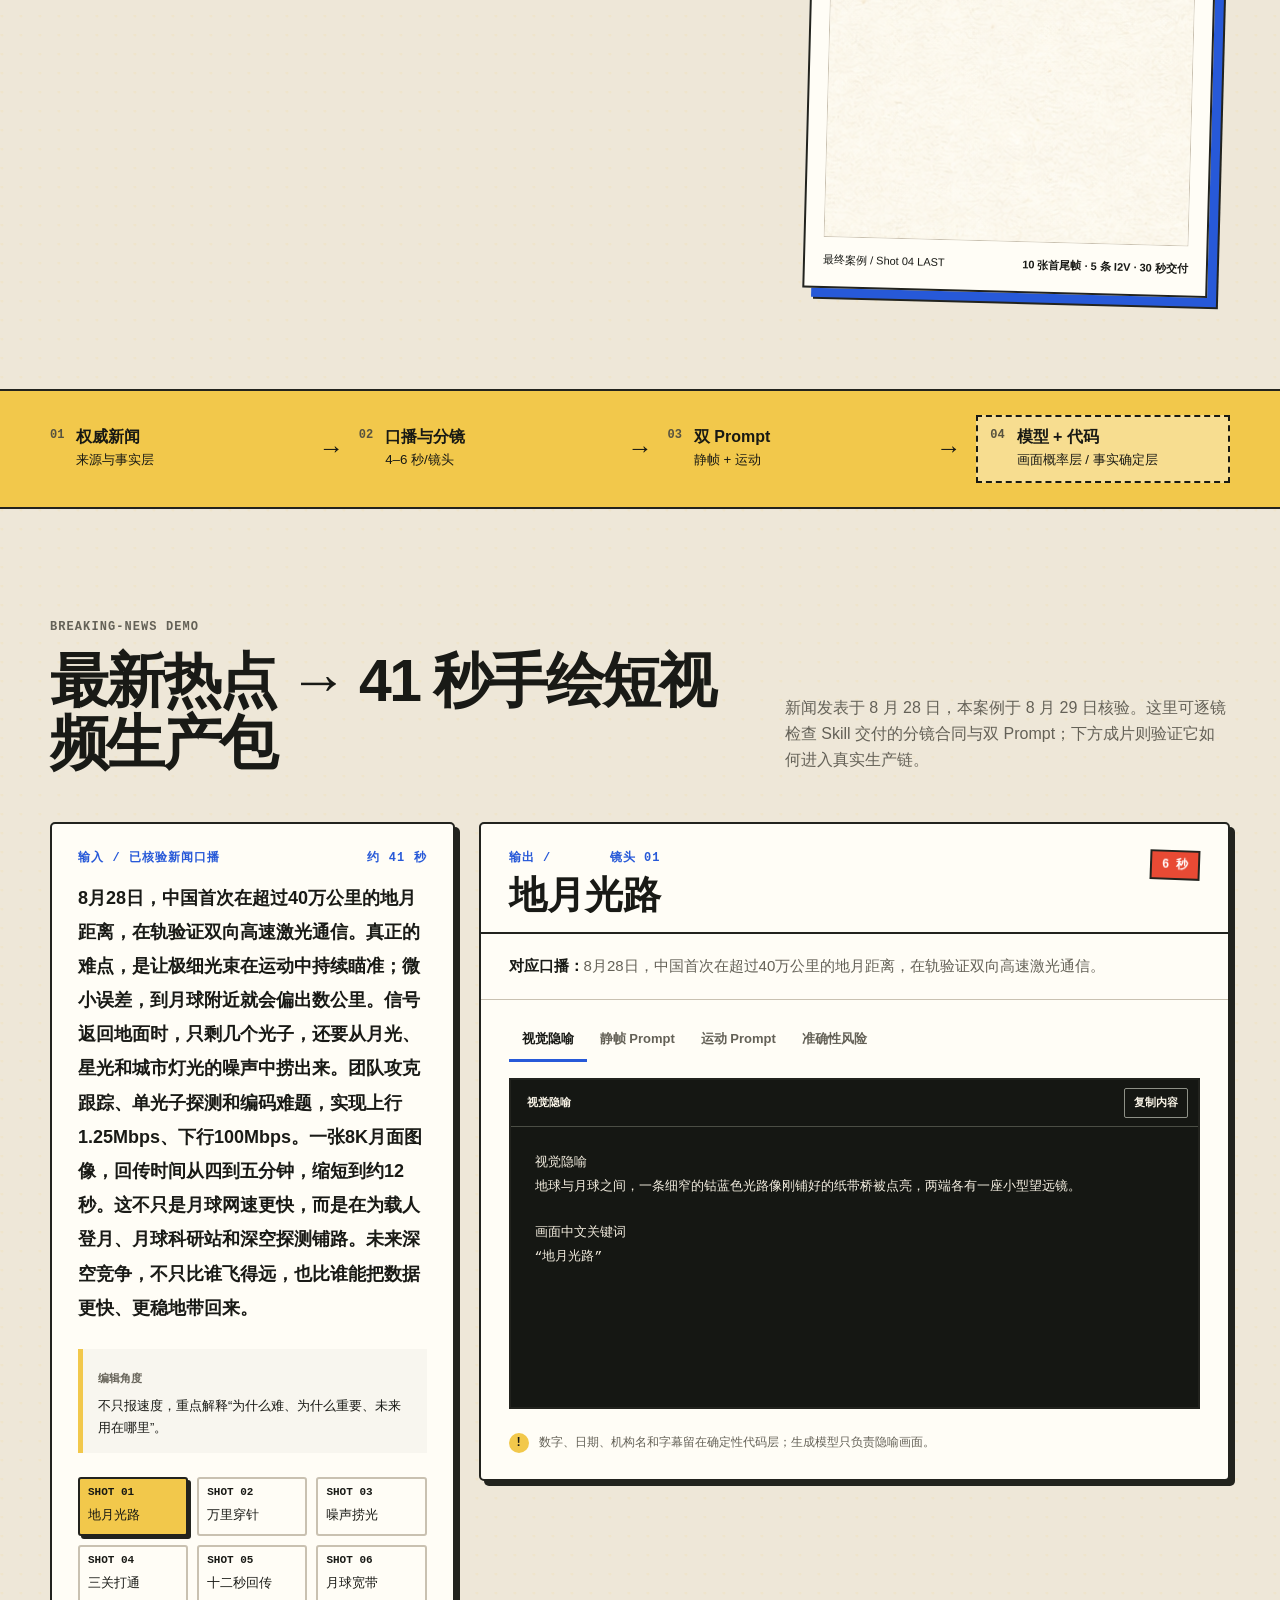
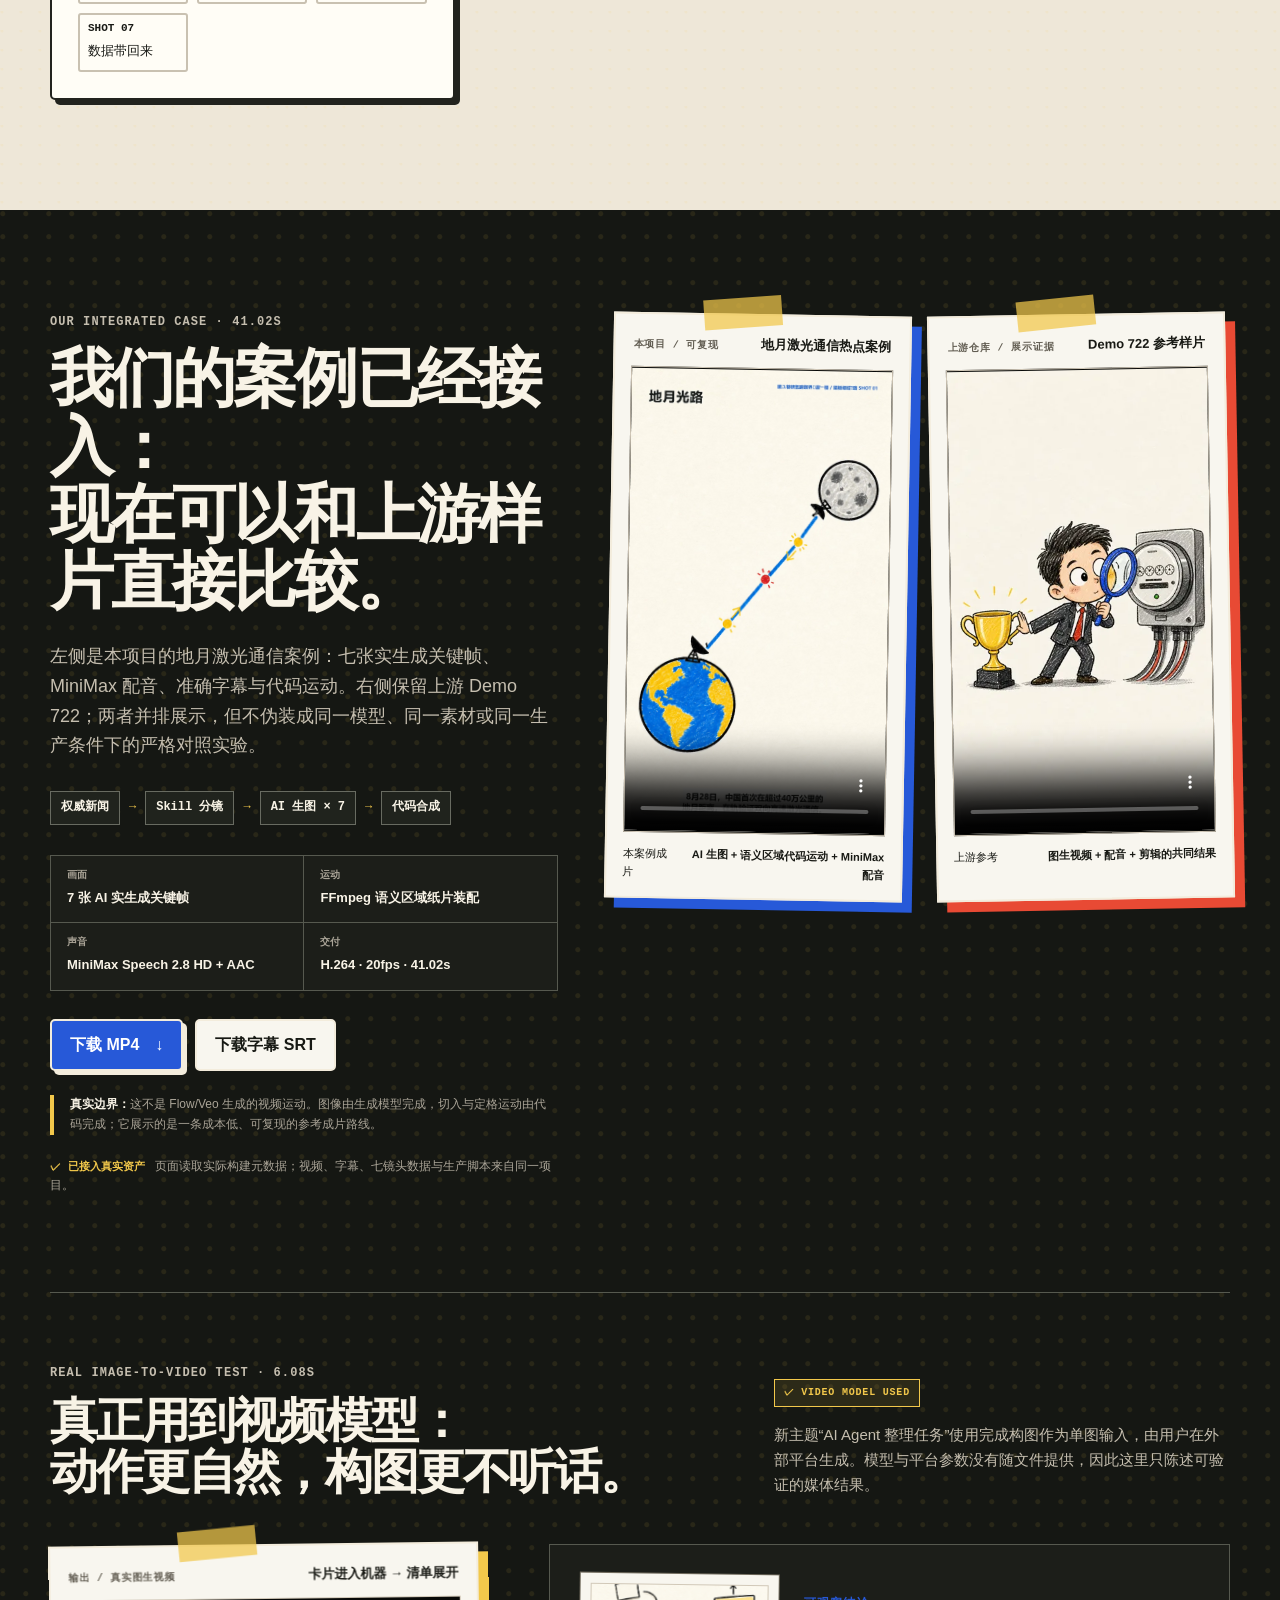
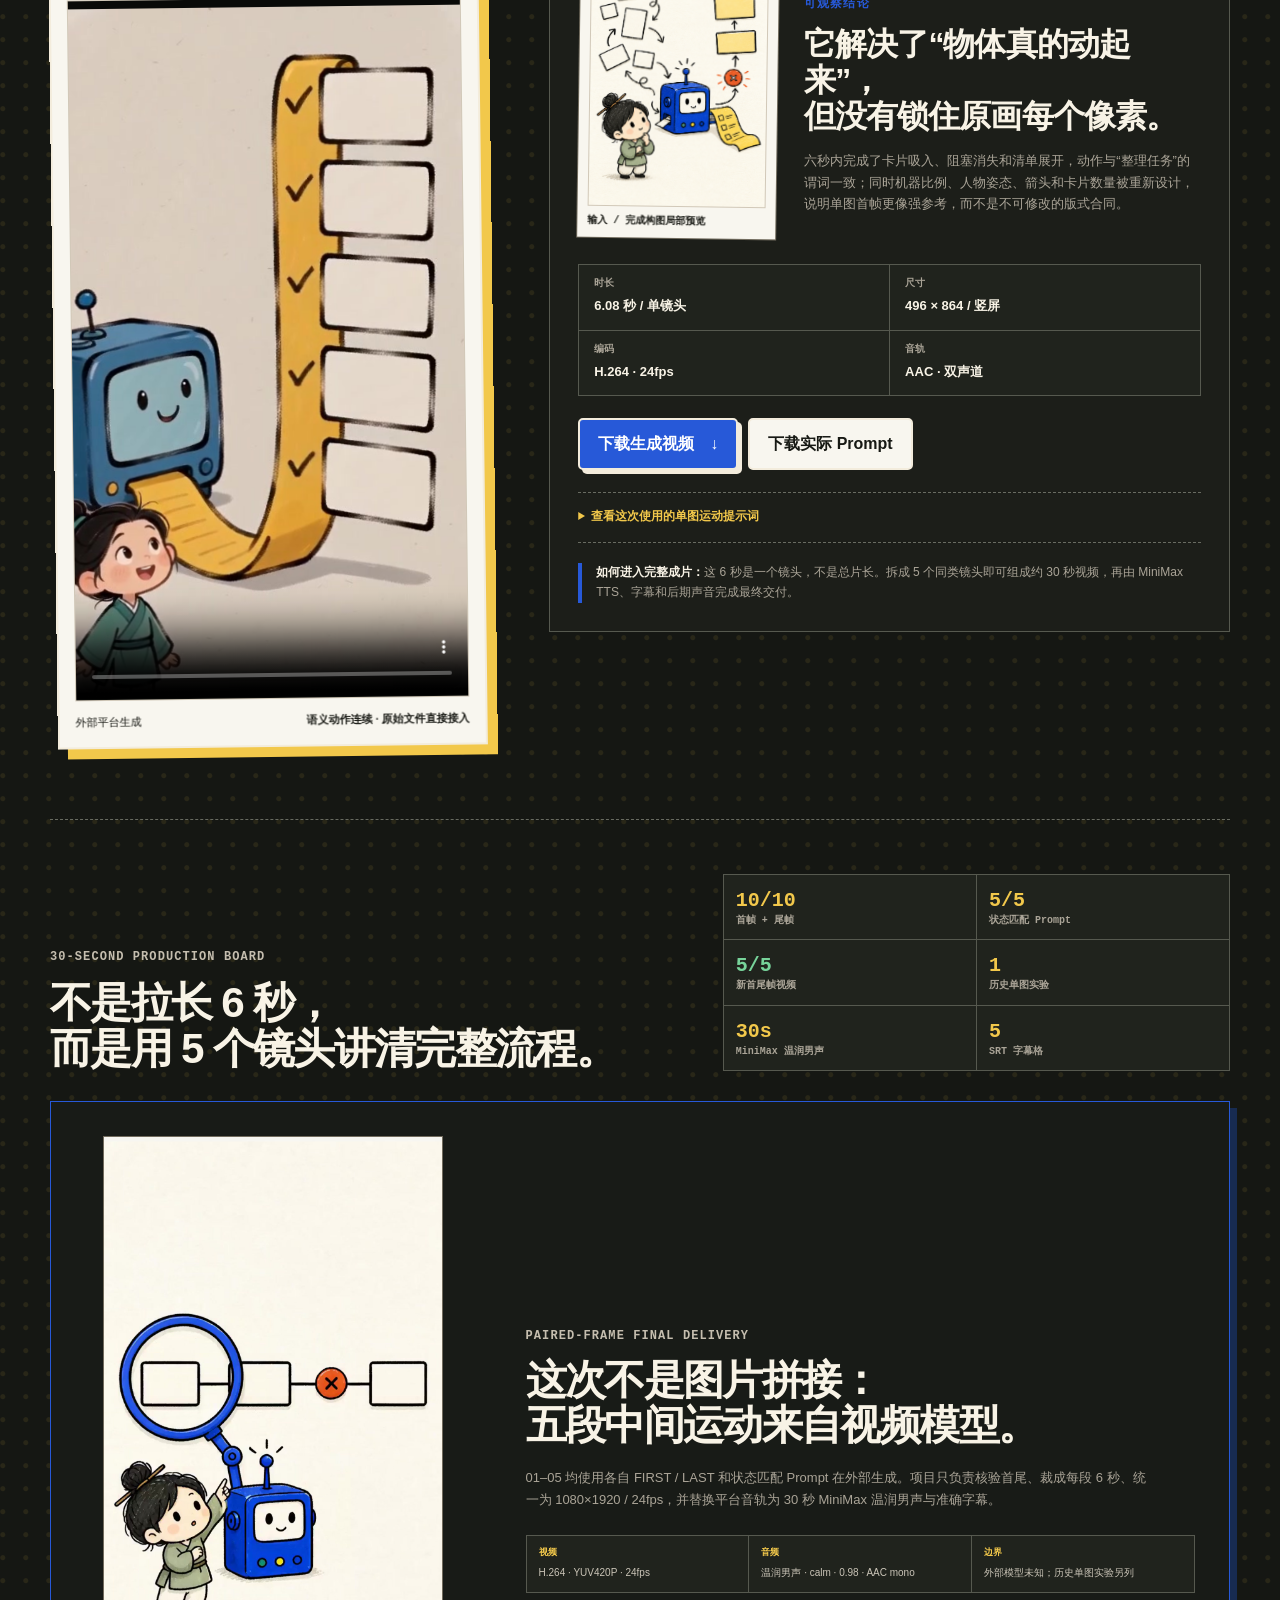
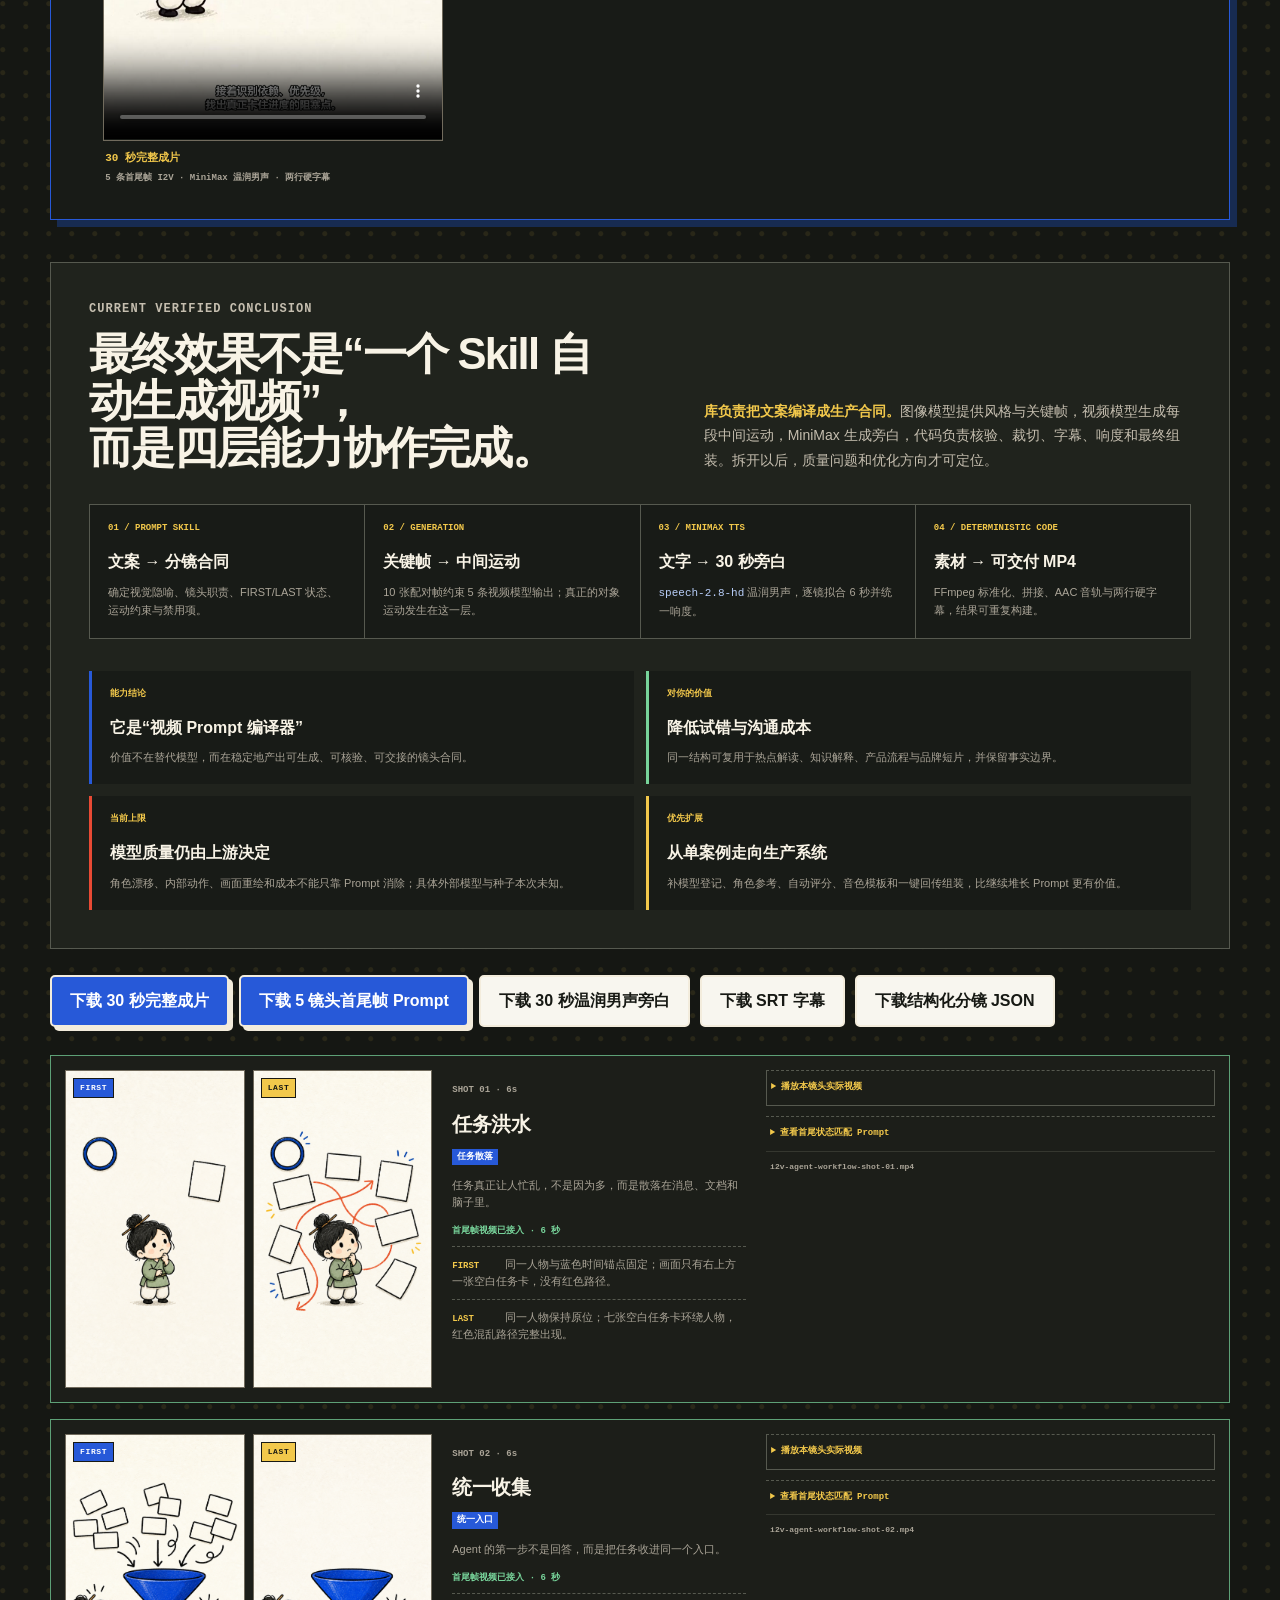
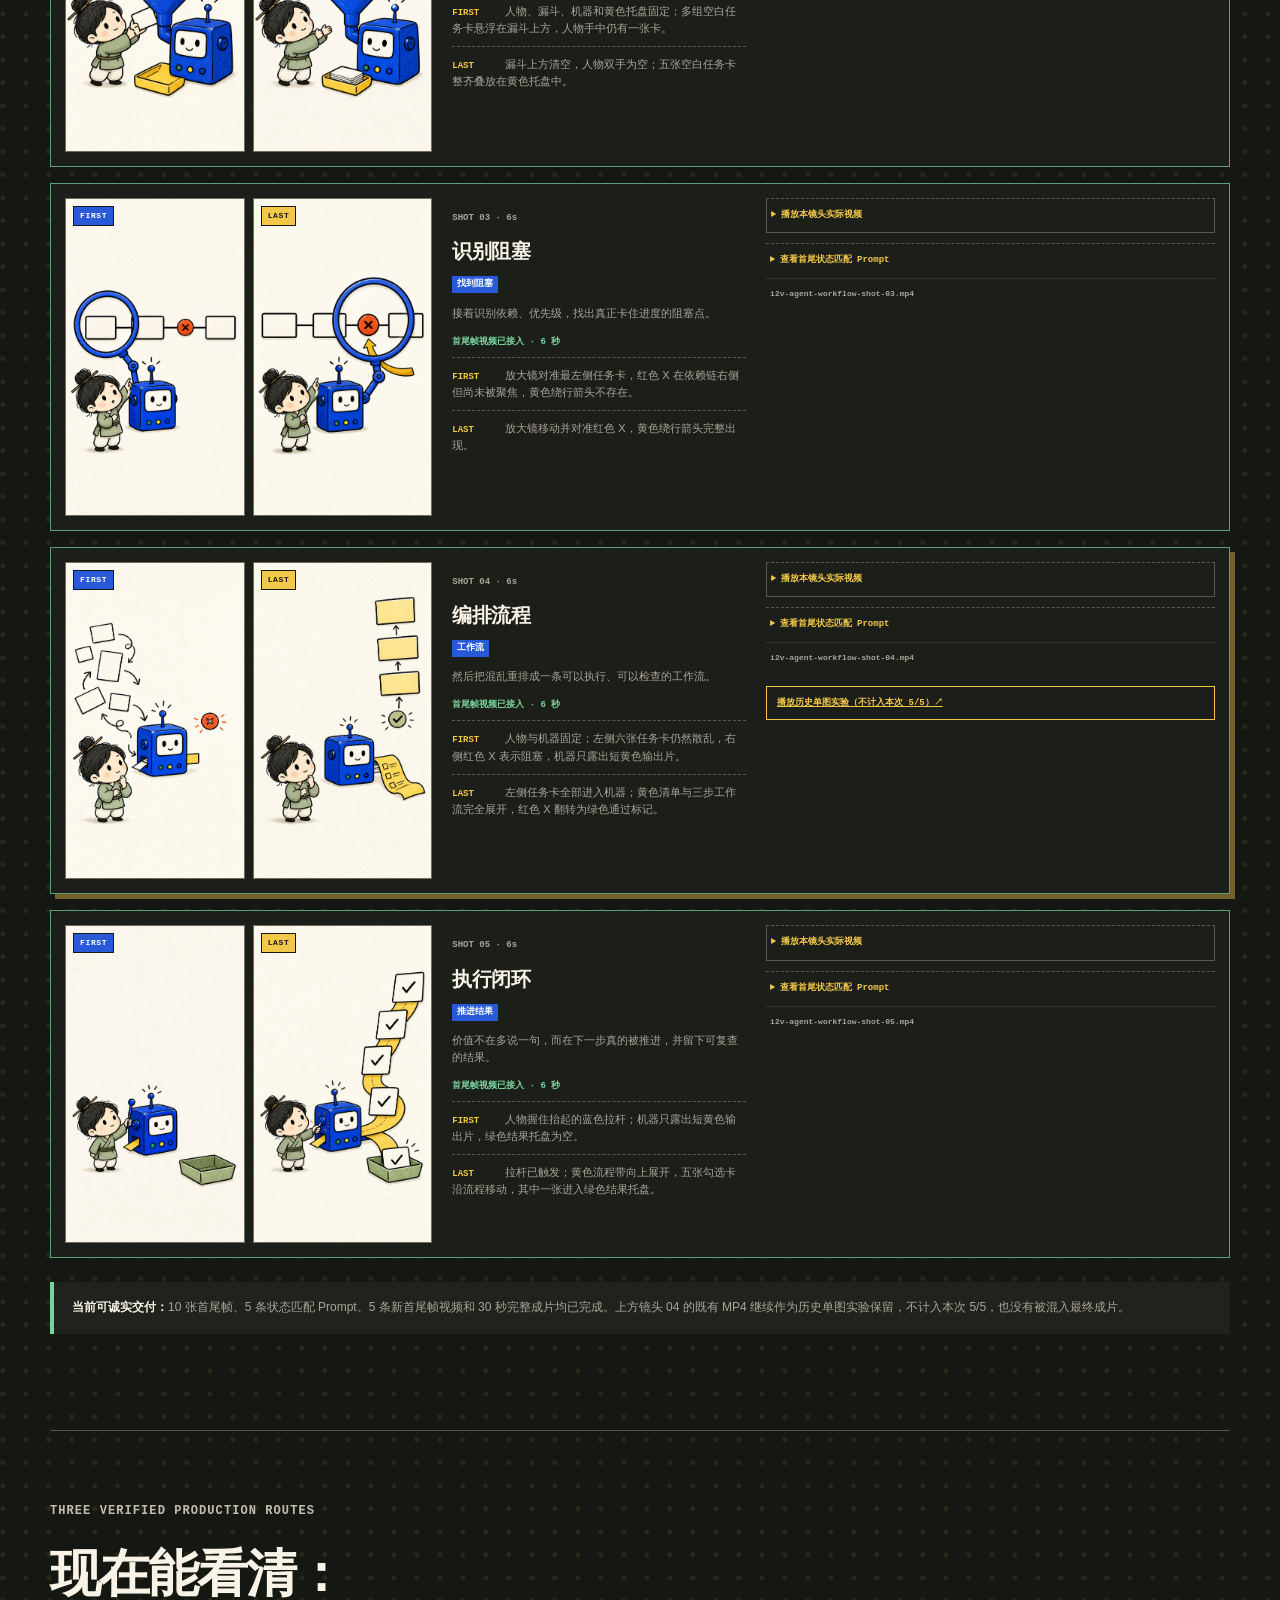
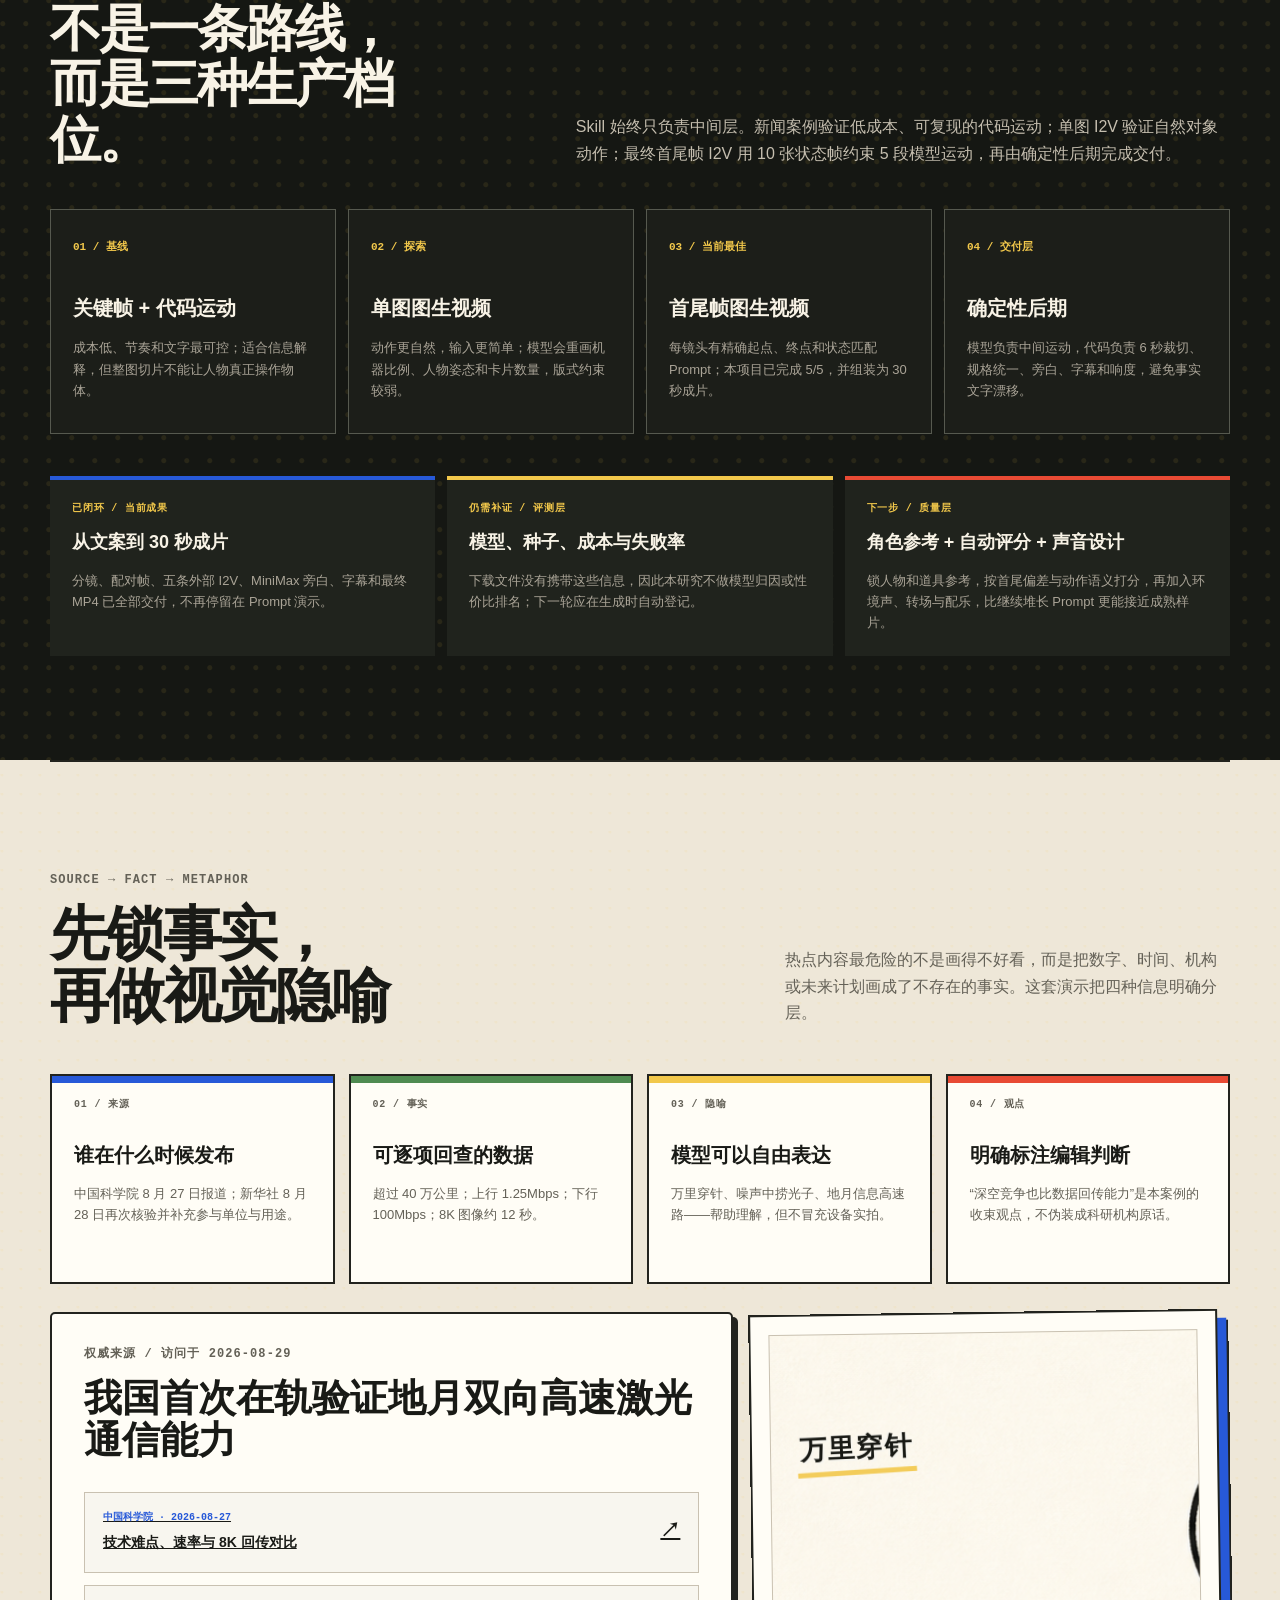
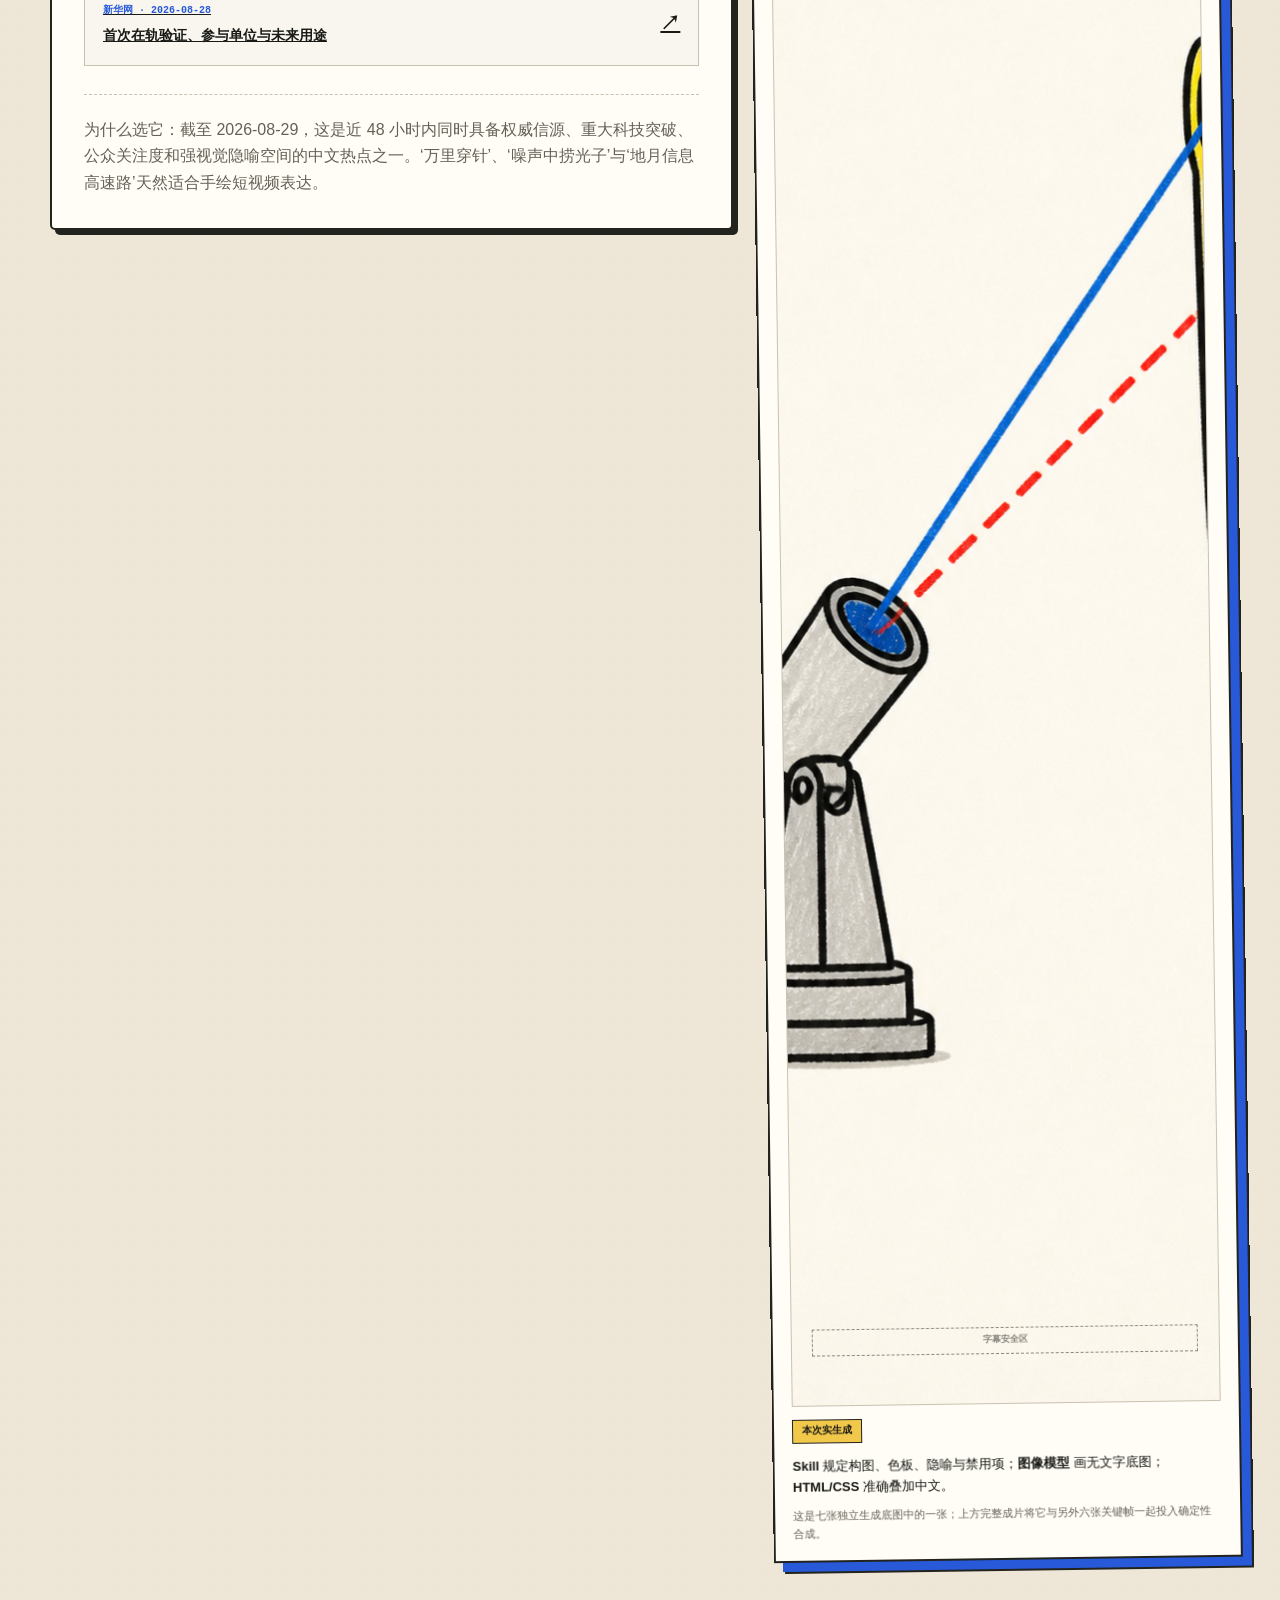
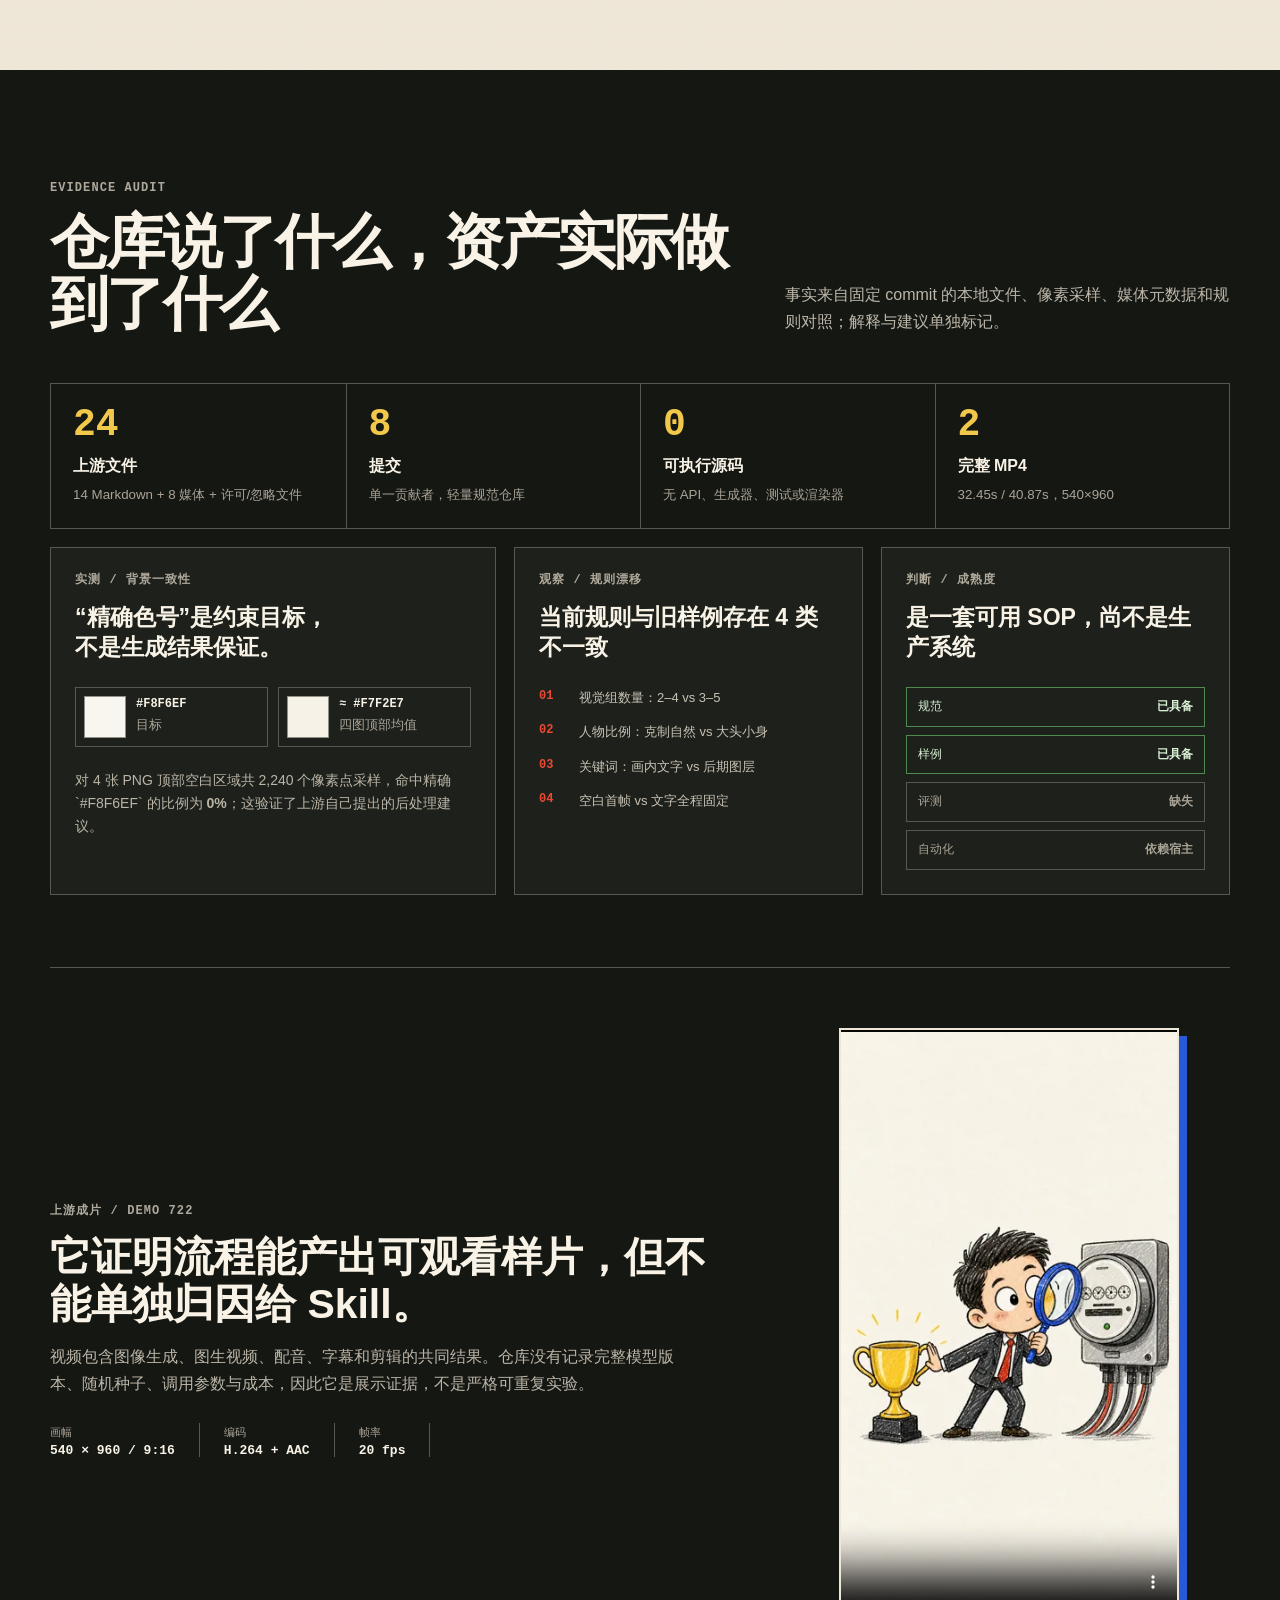
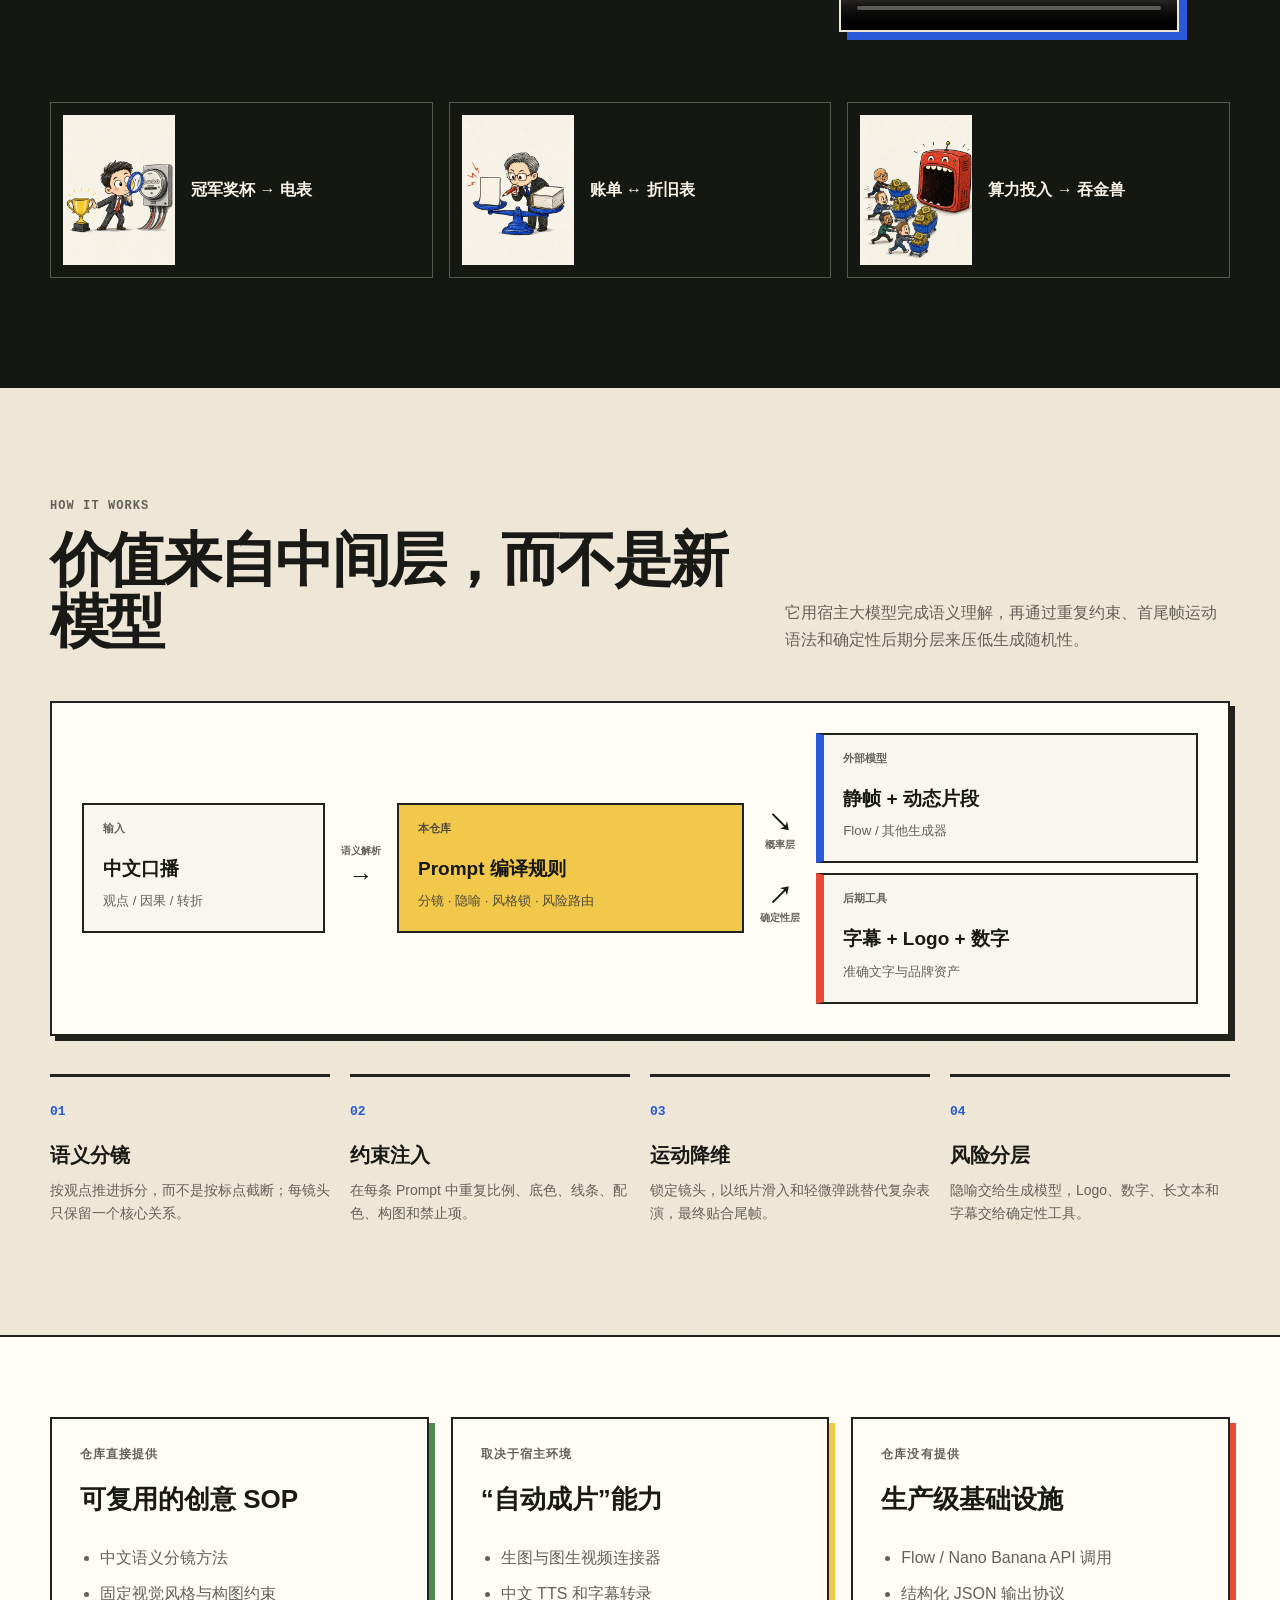
<file: projects/hand-drawn-video-prompts-study/demo/index.html>
<!doctype html>
<html lang="zh-CN" data-theme="light">
  <head>
    <meta charset="utf-8" />
    <meta name="viewport" content="width=device-width, initial-scale=1" />
    <meta
      name="description"
      content="研究 Hand-Drawn Video Prompts 如何把文案编译成手绘视频生产合同，并用新闻代码运动、单图 I2V 与五镜头首尾帧 I2V 三条路线完成验证。"
    />
    <title>从 Prompt Skill 到 30 秒成片｜Hand-Drawn Video Prompts 实战研究</title>
    <link rel="icon" href="favicon.svg" type="image/svg+xml" />
    <link rel="stylesheet" href="styles.css" />
    <script src="app.js" defer></script>
  </head>
  <body>
    <a class="skip-link" href="#main">跳到正文</a>
    <header class="site-header">
      <a class="brand" href="#overview" aria-label="回到研究页开头">
        <span class="brand-mark" aria-hidden="true">R/02</span>
        <span>Codex Research Lab</span>
      </a>
      <nav class="site-nav" aria-label="页面导航">
        <a href="#demo">热点实战</a>
        <a href="#final-film">成片对比</a>
        <a href="#i2v-production-board">I2V 完整案例</a>
        <a href="#project-summary">当前结论</a>
        <a href="#architecture">工作原理</a>
        <a href="#decision">价值与扩展</a>
      </nav>
      <button class="icon-button" id="theme-toggle" type="button" aria-label="切换深浅主题">
        <span class="theme-icon" aria-hidden="true">◐</span>
        <span class="theme-label">深色</span>
      </button>
    </header>

    <main id="main">
      <section class="hero section-shell" id="overview" aria-labelledby="hero-title">
        <div class="hero-copy">
          <p class="eyebrow"><span class="signal-dot"></span>Current research delivery · 2026-08-30</p>
          <h1 id="hero-title">从一段文案，<br /><span>到可交付手绘视频。</span></h1>
          <p class="hero-lede">
            这个库本质是 Prompt Skill，不是生图或视频模型。我们用热点新闻代码运动、单图图生视频、五镜头首尾帧图生视频三条路线，把它从“提示词方法”验证到 30 秒可播放成片。
          </p>
          <div class="hero-actions">
            <a class="button button-primary" href="#i2v-production-board">观看 30 秒最终成片 <span aria-hidden="true">↓</span></a>
            <a class="button button-secondary" href="https://github.com/kaomei/hand-drawn-video-prompts">查看上游仓库 <span aria-hidden="true">↗</span></a>
          </div>
          <dl class="metric-row" aria-label="研究摘要">
            <div><dt>3</dt><dd>已验证路线</dd></div>
            <div><dt>5/5</dt><dd>视频模型镜头</dd></div>
            <div><dt>30s</dt><dd>最终成片</dd></div>
            <div><dt>11/11</dt><dd>I2V 审计</dd></div>
          </dl>
        </div>
        <figure class="hero-art paper-frame generated-hero">
          <span class="tape tape-left" aria-hidden="true"></span>
          <div class="generated-image-wrap">
            <img src="assets/i2v-agent-workflow-shot-04-last.png" alt="首尾帧图生视频案例尾帧：人物与蓝色 AI 机器旁出现完成的黄色工作流和绿色完成标记" width="941" height="1672" />
            <span class="deterministic-title">从任务到行动</span>
          </div>
          <figcaption>
            <span>最终案例 / Shot 04 LAST</span>
            <strong>10 张首尾帧 · 5 条 I2V · 30 秒交付</strong>
          </figcaption>
        </figure>
      </section>

      <section class="compiler-strip" aria-label="能力链路">
        <div class="section-shell compiler-grid">
          <div class="compiler-step"><span>01</span><strong>权威新闻</strong><small>来源与事实层</small></div>
          <i aria-hidden="true">→</i>
          <div class="compiler-step"><span>02</span><strong>口播与分镜</strong><small>4–6 秒/镜头</small></div>
          <i aria-hidden="true">→</i>
          <div class="compiler-step"><span>03</span><strong>双 Prompt</strong><small>静帧 + 运动</small></div>
          <i aria-hidden="true">→</i>
          <div class="compiler-step external"><span>04</span><strong>模型 + 代码</strong><small>画面概率层 / 事实确定层</small></div>
        </div>
      </section>

      <section class="demo-section section-shell" id="demo" aria-labelledby="demo-title">
        <div class="section-heading">
          <div>
            <p class="eyebrow">Breaking-news demo</p>
            <h2 id="demo-title">最新热点 → 41 秒手绘短视频生产包</h2>
          </div>
          <p>新闻发表于 8 月 28 日，本案例于 8 月 29 日核验。这里可逐镜检查 Skill 交付的分镜合同与双 Prompt；下方成片则验证它如何进入真实生产链。</p>
        </div>

        <div class="demo-layout">
          <article class="source-panel ink-card">
            <div class="panel-kicker"><span>输入 / 已核验新闻口播</span><span id="duration-badge">约 41 秒</span></div>
            <blockquote id="source-script">正在读取演示数据……</blockquote>
            <div class="source-rule">
              <span>编辑角度</span>
              <p>不只报速度，重点解释“为什么难、为什么重要、未来用在哪里”。</p>
            </div>
            <div class="shot-rail" id="shot-rail" role="tablist" aria-label="选择演示镜头"></div>
          </article>

          <article class="workbench ink-card" aria-live="polite">
            <div class="workbench-head">
              <div>
                <p class="panel-kicker">输出 / <span id="shot-number">镜头 01</span></p>
                <h3 id="shot-title">读取中</h3>
              </div>
              <span class="duration-chip" id="shot-duration">—</span>
            </div>
            <p class="narration" id="shot-narration"></p>
            <div class="output-tabs" role="tablist" aria-label="选择输出层">
              <button type="button" role="tab" aria-selected="true" data-view="metaphor">视觉隐喻</button>
              <button type="button" role="tab" aria-selected="false" data-view="image_prompt">静帧 Prompt</button>
              <button type="button" role="tab" aria-selected="false" data-view="video_prompt">运动 Prompt</button>
              <button type="button" role="tab" aria-selected="false" data-view="entity_note">准确性风险</button>
            </div>
            <div class="output-card" id="output-panel" role="tabpanel" tabindex="0">
              <div class="output-meta">
                <span id="output-label">视觉隐喻</span>
                <button class="copy-button" id="copy-button" type="button">复制内容</button>
              </div>
              <pre id="output-content">正在生成视图……</pre>
            </div>
            <p class="demo-boundary"><span aria-hidden="true">!</span> 数字、日期、机构名和字幕留在确定性代码层；生成模型只负责隐喻画面。</p>
          </article>
        </div>
      </section>

      <section class="final-film-section" id="final-film" aria-labelledby="final-film-title">
        <div class="section-shell">
          <div class="final-film-grid">
          <div class="final-film-copy">
            <p class="eyebrow">Our integrated case · 41.02s</p>
            <h2 id="final-film-title">我们的案例已经接入：<br />现在可以和上游样片直接比较。</h2>
            <p class="final-film-lede">左侧是本项目的地月激光通信案例：七张实生成关键帧、MiniMax 配音、准确字幕与代码运动。右侧保留上游 Demo 722；两者并排展示，但不伪装成同一模型、同一素材或同一生产条件下的严格对照实验。</p>
            <div class="film-pipeline" aria-label="本案例成片链路">
              <span>权威新闻</span><i>→</i><span>Skill 分镜</span><i>→</i><span>AI 生图 × 7</span><i>→</i><span>代码合成</span>
            </div>
            <dl class="film-specs">
              <div><dt>画面</dt><dd>7 张 AI 实生成关键帧</dd></div>
              <div><dt>运动</dt><dd>FFmpeg 语义区域纸片装配</dd></div>
              <div><dt>声音</dt><dd><span id="tts-provider-label">中文 TTS</span> + AAC</dd></div>
              <div><dt>交付</dt><dd>H.264 · 20fps · 41.02s</dd></div>
            </dl>
            <div class="film-actions">
              <a class="button button-primary" href="assets/news-case-final.mp4" download>下载 MP4 <span aria-hidden="true">↓</span></a>
              <a class="button button-secondary" href="../media/news-case.srt" download>下载字幕 SRT</a>
            </div>
            <p class="film-boundary"><strong>真实边界：</strong>这不是 Flow/Veo 生成的视频运动。图像由生成模型完成，切入与定格运动由代码完成；它展示的是一条成本低、可复现的参考成片路线。</p>
            <p class="integration-status"><span>✓ 已接入真实资产</span> 页面读取实际构建元数据；视频、字幕、七镜头数据与生产脚本来自同一项目。</p>
          </div>

            <div class="film-compare-grid" aria-label="本案例与上游样片对照">
            <figure class="final-film-player case-film-player">
              <span class="tape tape-left" aria-hidden="true"></span>
              <div class="film-card-heading"><span>本项目 / 可复现</span><strong>地月激光通信热点案例</strong></div>
              <video controls preload="none" playsinline poster="assets/news-case-poster.jpg" aria-label="地月激光通信七镜头完整参考成片">
                <source src="assets/news-case-final.mp4" type="video/mp4" />
                当前浏览器无法播放 MP4；你仍可使用上方下载链接查看完整成片。
              </video>
              <figcaption><span>本案例成片</span><strong>AI 生图 + 语义区域代码运动 + MiniMax 配音</strong></figcaption>
            </figure>

            <figure class="final-film-player reference-film-player">
              <span class="tape tape-right" aria-hidden="true"></span>
              <div class="film-card-heading"><span>上游仓库 / 展示证据</span><strong>Demo 722 参考样片</strong></div>
              <video controls preload="none" playsinline poster="assets/shot-01.webp" aria-label="上游 Demo 722 参考样片">
                <source src="assets/demo-722.mp4" type="video/mp4" />
                当前浏览器无法播放上游参考 MP4。
              </video>
              <figcaption><span>上游参考</span><strong>图生视频 + 配音 + 剪辑的共同结果</strong></figcaption>
            </figure>
            </div>
          </div>

          <div class="i2v-experiment" id="i2v-experiment" aria-labelledby="i2v-experiment-title">
            <div class="i2v-experiment-heading">
              <div>
                <p class="eyebrow">Real image-to-video test · 6.08s</p>
                <h3 id="i2v-experiment-title">真正用到视频模型：<br />动作更自然，<br class="i2v-mobile-break" />构图更不听话。</h3>
              </div>
              <div class="i2v-heading-note">
                <span class="i2v-real-badge">✓ VIDEO MODEL USED</span>
                <p>新主题“AI Agent 整理任务”使用完成构图作为单图输入，由用户在外部平台生成。模型与平台参数没有随文件提供，因此这里只陈述可验证的媒体结果。</p>
              </div>
            </div>

            <div class="i2v-experiment-grid">
              <figure class="final-film-player i2v-output-player">
                <span class="tape tape-left" aria-hidden="true"></span>
                <div class="film-card-heading"><span>输出 / 真实图生视频</span><strong>卡片进入机器 → 清单展开</strong></div>
                <video controls preload="none" playsinline poster="assets/i2v-agent-workflow-poster.jpg" aria-label="AI Agent 把散乱任务整理成清单的六秒图生视频实验">
                  <source src="assets/i2v-agent-workflow.mp4" type="video/mp4" />
                  当前浏览器无法播放这条图生视频；仍可使用右侧下载链接查看原始 MP4。
                </video>
                <figcaption><span>外部平台生成</span><strong>语义动作连续 · 原始文件直接接入</strong></figcaption>
              </figure>

              <div class="i2v-inspector">
                <div class="i2v-input-summary">
                  <figure class="i2v-input-frame">
                    <img src="assets/i2v-agent-workflow-complete-frame.png" alt="图生视频输入完成图：人物观察蓝色 AI 机器把散乱卡片整理成黄色清单" width="941" height="1672" loading="lazy" />
                    <figcaption>输入 / 完成构图局部预览</figcaption>
                  </figure>
                  <div>
                    <p class="panel-kicker">可观察结论</p>
                    <h4>它解决了“物体真的动起来”，<br />但没有锁住原画每个像素。</h4>
                    <p>六秒内完成了卡片吸入、阻塞消失和清单展开，动作与“整理任务”的谓词一致；同时机器比例、人物姿态、箭头和卡片数量被重新设计，说明单图首帧更像强参考，而不是不可修改的版式合同。</p>
                  </div>
                </div>

                <dl class="i2v-specs" aria-label="图生视频文件参数">
                  <div><dt>时长</dt><dd>6.08 秒 / 单镜头</dd></div>
                  <div><dt>尺寸</dt><dd>496 × 864 / 竖屏</dd></div>
                  <div><dt>编码</dt><dd>H.264 · 24fps</dd></div>
                  <div><dt>音轨</dt><dd>AAC · 双声道</dd></div>
                </dl>

                <div class="i2v-actions">
                  <a class="button button-primary" href="assets/i2v-agent-workflow.mp4" download>下载生成视频 <span aria-hidden="true">↓</span></a>
                  <a class="button button-secondary" href="assets/i2v-agent-workflow-prompt.txt" download>下载实际 Prompt</a>
                </div>

                <details class="i2v-prompt-details">
                  <summary>查看这次使用的单图运动提示词</summary>
                  <pre>Create a 6-second vertical 9:16 tactile paper stop-motion micro-animation from the supplied completed illustration. Keep a locked flat frontal camera. The scattered blank task cards make staggered paper-cutout hops along the arrows. Two cards feed into the blue machine; its roller turns and antenna blinks. The yellow checklist unrolls, the step cards settle from bottom to top, and the red bottleneck marker clears. Preserve the hand-drawn crayon style. No camera drift, zoom, face morphing, new characters, readable text, logos, watermark, photorealism, or 3D. No audio.</pre>
                </details>

                <p class="i2v-boundary"><strong>如何进入完整成片：</strong>这 6 秒是一个镜头，不是总片长。拆成 5 个同类镜头即可组成约 30 秒视频，再由 MiniMax TTS、字幕和后期声音完成最终交付。</p>
              </div>
            </div>

            <div class="i2v-production-board" id="i2v-production-board" aria-labelledby="i2v-production-board-title">
              <div class="i2v-board-heading">
                <div>
                  <p class="eyebrow">30-second production board</p>
                  <h4 id="i2v-production-board-title">不是拉长 6 秒，<br />而是用 5 个镜头<br class="i2v-board-mobile-break" />讲清完整流程。</h4>
                </div>
                <div class="i2v-board-status" aria-label="三十秒案例生产状态">
                  <span><strong>10/10</strong> 首帧 + 尾帧</span>
                  <span><strong>5/5</strong> 状态匹配 Prompt</span>
                  <span class="ready"><strong>5/5</strong> 新首尾帧视频</span>
                  <span><strong>1</strong> 历史单图实验</span>
                  <span><strong>30s</strong> MiniMax 温润男声</span>
                  <span><strong>5</strong> SRT 字幕格</span>
                </div>
              </div>

              <div class="i2v-final-delivery" aria-labelledby="i2v-final-delivery-title">
                <figure class="i2v-final-player">
                  <video controls playsinline preload="none" poster="assets/i2v-agent-workflow-30s-poster.jpg" aria-label="AI Agent 整理任务五镜头三十秒首尾帧图生视频完整成片">
                    <source src="assets/i2v-agent-workflow-30s-final.mp4" type="video/mp4" />
                    浏览器无法播放时，请使用右侧的 MP4 下载入口。
                  </video>
                  <figcaption><strong>30 秒完整成片</strong><span>5 条首尾帧 I2V · MiniMax 温润男声 · 两行硬字幕</span></figcaption>
                </figure>
                <div class="i2v-final-copy">
                  <p class="eyebrow">Paired-frame final delivery</p>
                  <h5 id="i2v-final-delivery-title">这次不是图片拼接：<br />五段中间运动来自视频模型。</h5>
                  <p>01–05 均使用各自 FIRST / LAST 和状态匹配 Prompt 在外部生成。项目只负责核验首尾、裁成每段 6 秒、统一为 1080×1920 / 24fps，并替换平台音轨为 30 秒 MiniMax 温润男声与准确字幕。</p>
                  <dl class="i2v-final-facts">
                    <div><dt>视频</dt><dd>H.264 · YUV420P · 24fps</dd></div>
                    <div><dt>音频</dt><dd>温润男声 · calm · 0.98 · AAC mono</dd></div>
                    <div><dt>边界</dt><dd>外部模型未知；历史单图实验另列</dd></div>
                  </dl>
                </div>
              </div>

              <section class="project-summary" id="project-summary" aria-labelledby="project-summary-title">
                <div class="project-summary-heading">
                  <div>
                    <p class="eyebrow">Current verified conclusion</p>
                    <h5 id="project-summary-title">最终效果不是“一个 Skill 自动生成视频”，<br />而是四层能力协作完成。</h5>
                  </div>
                  <p><strong>库负责把文案编译成生产合同。</strong>图像模型提供风格与关键帧，视频模型生成每段中间运动，MiniMax 生成旁白，代码负责核验、裁切、字幕、响度和最终组装。拆开以后，质量问题和优化方向才可定位。</p>
                </div>

                <ol class="project-pipeline" aria-label="最终成片四层生产链路">
                  <li><span>01 / Prompt Skill</span><strong>文案 → 分镜合同</strong><p>确定视觉隐喻、镜头职责、FIRST/LAST 状态、运动约束与禁用项。</p></li>
                  <li><span>02 / Generation</span><strong>关键帧 → 中间运动</strong><p>10 张配对帧约束 5 条视频模型输出；真正的对象运动发生在这一层。</p></li>
                  <li><span>03 / MiniMax TTS</span><strong>文字 → 30 秒旁白</strong><p><code>speech-2.8-hd</code> 温润男声，逐镜拟合 6 秒并统一响度。</p></li>
                  <li><span>04 / Deterministic code</span><strong>素材 → 可交付 MP4</strong><p>FFmpeg 标准化、拼接、AAC 音轨与两行硬字幕，结果可重复构建。</p></li>
                </ol>

                <div class="project-verdict-grid">
                  <article><span>能力结论</span><strong>它是“视频 Prompt 编译器”</strong><p>价值不在替代模型，而在稳定地产出可生成、可核验、可交接的镜头合同。</p></article>
                  <article><span>对你的价值</span><strong>降低试错与沟通成本</strong><p>同一结构可复用于热点解读、知识解释、产品流程与品牌短片，并保留事实边界。</p></article>
                  <article><span>当前上限</span><strong>模型质量仍由上游决定</strong><p>角色漂移、内部动作、画面重绘和成本不能只靠 Prompt 消除；具体外部模型与种子本次未知。</p></article>
                  <article><span>优先扩展</span><strong>从单案例走向生产系统</strong><p>补模型登记、角色参考、自动评分、音色模板和一键回传组装，比继续堆长 Prompt 更有价值。</p></article>
                </div>
              </section>

              <div class="i2v-board-actions">
                <a class="button button-primary" href="assets/i2v-agent-workflow-30s-final.mp4" download>下载 30 秒完整成片</a>
                <a class="button button-primary" href="assets/i2v-agent-workflow-30s-prompts.txt" download>下载 5 镜头首尾帧 Prompt</a>
                <a class="button button-secondary" href="assets/i2v-agent-workflow-voiceover.m4a" download>下载 30 秒温润男声旁白</a>
                <a class="button button-secondary" href="assets/i2v-agent-workflow.srt" download>下载 SRT 字幕</a>
                <a class="button button-secondary" href="assets/i2v-agent-workflow-storyboard.json" download>下载结构化分镜 JSON</a>
              </div>

              <div class="i2v-shot-board" id="i2v-shot-board" aria-live="polite">
                <p class="i2v-board-loading">正在读取 5 镜头生产包……</p>
              </div>

              <p class="i2v-production-boundary is-complete"><strong>当前可诚实交付：</strong>10 张首尾帧、5 条状态匹配 Prompt、5 条新首尾帧视频和 30 秒完整成片均已完成。上方镜头 04 的既有 MP4 继续作为历史单图实验保留，不计入本次 5/5，也没有被混入最终成片。</p>
            </div>
          </div>

          <div class="quality-diagnosis" aria-labelledby="quality-diagnosis-title">
            <div class="quality-diagnosis-heading">
              <p class="eyebrow">Three verified production routes</p>
              <h3 id="quality-diagnosis-title">现在能看清：<br />不是一条路线，<br />而是三种生产档位。</h3>
              <p>Skill 始终只负责中间层。新闻案例验证低成本、可复现的代码运动；单图 I2V 验证自然对象动作；最终首尾帧 I2V 用 10 张状态帧约束 5 段模型运动，再由确定性后期完成交付。</p>
            </div>
            <div class="quality-gap-grid">
              <article><span>01 / 基线</span><strong>关键帧 + 代码运动</strong><p>成本低、节奏和文字最可控；适合信息解释，但整图切片不能让人物真正操作物体。</p></article>
              <article><span>02 / 探索</span><strong>单图图生视频</strong><p>动作更自然，输入更简单；模型会重画机器比例、人物姿态和卡片数量，版式约束较弱。</p></article>
              <article><span>03 / 当前最佳</span><strong>首尾帧图生视频</strong><p>每镜头有精确起点、终点和状态匹配 Prompt；本项目已完成 5/5，并组装为 30 秒成片。</p></article>
              <article><span>04 / 交付层</span><strong>确定性后期</strong><p>模型负责中间运动，代码负责 6 秒裁切、规格统一、旁白、字幕和响度，避免事实文字漂移。</p></article>
            </div>
            <div class="quality-paths">
              <div><span>已闭环 / 当前成果</span><strong>从文案到 30 秒成片</strong><p>分镜、配对帧、五条外部 I2V、MiniMax 旁白、字幕和最终 MP4 已全部交付，不再停留在 Prompt 演示。</p></div>
              <div><span>仍需补证 / 评测层</span><strong>模型、种子、成本与失败率</strong><p>下载文件没有携带这些信息，因此本研究不做模型归因或性价比排名；下一轮应在生成时自动登记。</p></div>
              <div><span>下一步 / 质量层</span><strong>角色参考 + 自动评分 + 声音设计</strong><p>锁人物和道具参考，按首尾偏差与动作语义打分，再加入环境声、转场与配乐，比继续堆长 Prompt 更能接近成熟样片。</p></div>
            </div>
          </div>
        </div>
      </section>

      <section class="news-proof-section section-shell" id="news-proof" aria-labelledby="news-proof-title">
        <div class="section-heading">
          <div>
            <p class="eyebrow">Source → fact → metaphor</p>
            <h2 id="news-proof-title">先锁事实，<br />再做视觉隐喻</h2>
          </div>
          <p>热点内容最危险的不是画得不好看，而是把数字、时间、机构或未来计划画成了不存在的事实。这套演示把四种信息明确分层。</p>
        </div>

        <div class="truth-stack" aria-label="热点内容四层信息结构">
          <article class="truth-card source-truth"><span>01 / 来源</span><strong>谁在什么时候发布</strong><p>中国科学院 8 月 27 日报道；新华社 8 月 28 日再次核验并补充参与单位与用途。</p></article>
          <article class="truth-card fact-truth"><span>02 / 事实</span><strong>可逐项回查的数据</strong><p>超过 40 万公里；上行 1.25Mbps；下行 100Mbps；8K 图像约 12 秒。</p></article>
          <article class="truth-card metaphor-truth"><span>03 / 隐喻</span><strong>模型可以自由表达</strong><p>万里穿针、噪声中捞光子、地月信息高速路——帮助理解，但不冒充设备实拍。</p></article>
          <article class="truth-card opinion-truth"><span>04 / 观点</span><strong>明确标注编辑判断</strong><p>“深空竞争也比数据回传能力”是本案例的收束观点，不伪装成科研机构原话。</p></article>
        </div>

        <div class="source-and-generation">
          <article class="source-ledger ink-card">
            <p class="card-label">权威来源 / 访问于 2026-08-29</p>
            <h3 id="news-headline">我国首次在轨验证地月双向高速激光通信能力</h3>
            <div class="source-links" id="source-links">
              <a href="https://www.cas.cn/cm/202608/t20260827_5119119.shtml">
                <span>中国科学院 · 2026-08-27</span><strong>技术难点、速率与 8K 回传对比</strong><i aria-hidden="true">↗</i>
              </a>
              <a href="https://www.xinhuanet.com/20260828/2846f43524b94d66bb78c7271d7e9466/c.html">
                <span>新华网 · 2026-08-28</span><strong>首次在轨验证、参与单位与未来用途</strong><i aria-hidden="true">↗</i>
              </a>
            </div>
            <p class="source-note" id="news-why">选择理由正在从演示数据读取……</p>
          </article>

          <figure class="generation-proof paper-frame">
            <div class="generated-image-wrap">
              <img src="assets/news-shot-02-generated.png" alt="万里穿针镜头的实生成无文字底图" width="941" height="1672" loading="lazy" />
              <span class="deterministic-title">万里穿针</span>
              <span class="subtitle-safe" aria-hidden="true">字幕安全区</span>
            </div>
            <figcaption>
              <span class="proof-badge">本次实生成</span>
              <p><strong>Skill</strong> 规定构图、色板、隐喻与禁用项；<strong>图像模型</strong> 画无文字底图；<strong>HTML/CSS</strong> 准确叠加中文。</p>
              <small>这是七张独立生成底图中的一张；上方完整成片将它与另外六张关键帧一起投入确定性合成。</small>
            </figcaption>
          </figure>
        </div>
      </section>

      <section class="evidence-section" id="evidence" aria-labelledby="evidence-title">
        <div class="section-shell">
          <div class="section-heading inverse-heading">
            <div>
              <p class="eyebrow">Evidence audit</p>
              <h2 id="evidence-title">仓库说了什么，资产实际做到了什么</h2>
            </div>
            <p>事实来自固定 commit 的本地文件、像素采样、媒体元数据和规则对照；解释与建议单独标记。</p>
          </div>

          <div class="evidence-metrics">
            <article><strong>24</strong><span>上游文件</span><small>14 Markdown + 8 媒体 + 许可/忽略文件</small></article>
            <article><strong>8</strong><span>提交</span><small>单一贡献者，轻量规范仓库</small></article>
            <article><strong>0</strong><span>可执行源码</span><small>无 API、生成器、测试或渲染器</small></article>
            <article><strong>2</strong><span>完整 MP4</span><small>32.45s / 40.87s，540×960</small></article>
          </div>

          <div class="audit-grid">
            <article class="audit-card audit-primary">
              <p class="card-label">实测 / 背景一致性</p>
              <h3>“精确色号”是约束目标，<br />不是生成结果保证。</h3>
              <div class="color-comparison" aria-label="目标色与四张图片顶部区域均值对比">
                <div style="--swatch:#f8f6ef"><span></span><b>#F8F6EF</b><small>目标</small></div>
                <div style="--swatch:rgb(247,242,231)"><span></span><b>≈ #F7F2E7</b><small>四图顶部均值</small></div>
              </div>
              <p>对 4 张 PNG 顶部空白区域共 2,240 个像素点采样，命中精确 `#F8F6EF` 的比例为 <strong>0%</strong>；这验证了上游自己提出的后处理建议。</p>
            </article>

            <article class="audit-card">
              <p class="card-label">观察 / 规则漂移</p>
              <h3>当前规则与旧样例存在 4 类不一致</h3>
              <ul class="check-list">
                <li><span>01</span>视觉组数量：2–4 vs 3–5</li>
                <li><span>02</span>人物比例：克制自然 vs 大头小身</li>
                <li><span>03</span>关键词：画内文字 vs 后期图层</li>
                <li><span>04</span>空白首帧 vs 文字全程固定</li>
              </ul>
            </article>

            <article class="audit-card">
              <p class="card-label">判断 / 成熟度</p>
              <h3>是一套可用 SOP，尚不是生产系统</h3>
              <div class="maturity-scale" aria-label="成熟度分层">
                <div class="active"><span>规范</span><b>已具备</b></div>
                <div class="active"><span>样例</span><b>已具备</b></div>
                <div><span>评测</span><b>缺失</b></div>
                <div><span>自动化</span><b>依赖宿主</b></div>
              </div>
            </article>
          </div>

          <div class="media-evidence">
            <div class="media-copy">
              <p class="card-label">上游成片 / Demo 722</p>
              <h3>它证明流程能产出可观看样片，但不能单独归因给 Skill。</h3>
              <p>视频包含图像生成、图生视频、配音、字幕和剪辑的共同结果。仓库没有记录完整模型版本、随机种子、调用参数与成本，因此它是展示证据，不是严格可重复实验。</p>
              <dl>
                <div><dt>画幅</dt><dd>540 × 960 / 9:16</dd></div>
                <div><dt>编码</dt><dd>H.264 + AAC</dd></div>
                <div><dt>帧率</dt><dd>20 fps</dd></div>
              </dl>
            </div>
            <video controls preload="none" poster="assets/shot-01.webp">
              <source src="assets/demo-722.mp4" type="video/mp4" />
              当前浏览器无法播放 MP4；核心研究内容不依赖视频。
            </video>
          </div>

          <div class="sample-strip" aria-label="上游静帧样本">
            <figure><img src="assets/shot-01.webp" alt="分析师把奖杯推开并观察电表的上游样片" loading="lazy" /><figcaption>冠军奖杯 → 电表</figcaption></figure>
            <figure><img src="assets/shot-02.webp" alt="分析师用天平比较账单和账本的上游样片" loading="lazy" /><figcaption>账单 ↔ 折旧表</figcaption></figure>
            <figure><img src="assets/shot-04.webp" alt="四人把芯片推向吞金机器的上游样片" loading="lazy" /><figcaption>算力投入 → 吞金兽</figcaption></figure>
          </div>
        </div>
      </section>

      <section class="architecture-section section-shell" id="architecture" aria-labelledby="architecture-title">
        <div class="section-heading">
          <div>
            <p class="eyebrow">How it works</p>
            <h2 id="architecture-title">价值来自中间层，而不是新模型</h2>
          </div>
          <p>它用宿主大模型完成语义理解，再通过重复约束、首尾帧运动语法和确定性后期分层来压低生成随机性。</p>
        </div>

        <div class="architecture-map" role="img" aria-label="从中文口播经过 Skill 编译到外部生成和确定性合成的流程图">
          <article class="map-node input-node"><span>输入</span><strong>中文口播</strong><small>观点 / 因果 / 转折</small></article>
          <div class="map-arrow"><b>语义解析</b><i>→</i></div>
          <article class="map-node skill-node"><span>本仓库</span><strong>Prompt 编译规则</strong><small>分镜 · 隐喻 · 风格锁 · 风险路由</small></article>
          <div class="map-split">
            <div><i>↘</i><b>概率层</b></div>
            <div><i>↗</i><b>确定性层</b></div>
          </div>
          <div class="map-outputs">
            <article class="map-node"><span>外部模型</span><strong>静帧 + 动态片段</strong><small>Flow / 其他生成器</small></article>
            <article class="map-node"><span>后期工具</span><strong>字幕 + Logo + 数字</strong><small>准确文字与品牌资产</small></article>
          </div>
        </div>

        <div class="principle-grid">
          <article><span>01</span><h3>语义分镜</h3><p>按观点推进拆分，而不是按标点截断；每镜头只保留一个核心关系。</p></article>
          <article><span>02</span><h3>约束注入</h3><p>在每条 Prompt 中重复比例、底色、线条、配色、构图和禁止项。</p></article>
          <article><span>03</span><h3>运动降维</h3><p>锁定镜头，以纸片滑入和轻微弹跳替代复杂表演，最终贴合尾帧。</p></article>
          <article><span>04</span><h3>风险分层</h3><p>隐喻交给生成模型，Logo、数字、长文本和字幕交给确定性工具。</p></article>
        </div>
      </section>

      <section class="boundary-section">
        <div class="section-shell">
          <div class="boundary-grid">
            <article class="boundary-good">
              <p class="card-label">仓库直接提供</p>
              <h3>可复用的创意 SOP</h3>
              <ul><li>中文语义分镜方法</li><li>固定视觉风格与构图约束</li><li>静帧/运动双 Prompt 模板</li><li>实体准确性与后期分流</li></ul>
            </article>
            <article class="boundary-dependent">
              <p class="card-label">取决于宿主环境</p>
              <h3>“自动成片”能力</h3>
              <ul><li>生图与图生视频连接器</li><li>中文 TTS 和字幕转录</li><li>时间线与视频导出工具</li><li>异步任务等待与失败重试</li></ul>
            </article>
            <article class="boundary-missing">
              <p class="card-label">仓库没有提供</p>
              <h3>生产级基础设施</h3>
              <ul><li>Flow / Nano Banana API 调用</li><li>结构化 JSON 输出协议</li><li>自动质量评测与回归测试</li><li>队列、成本、版本与素材管理</li></ul>
            </article>
          </div>
        </div>
      </section>

      <section class="decision-section section-shell" id="decision" aria-labelledby="decision-title">
        <div class="section-heading">
          <div>
            <p class="eyebrow">Value · scenarios · extensions</p>
            <h2 id="decision-title">对你的价值：把“追热点”变成可复用流程</h2>
          </div>
          <p>它节省的不是一次复制 Prompt 的时间，而是反复做资料归纳、找解释角度、拆镜头、统一风格和交接后期的认知成本。</p>
        </div>

        <div class="value-grid" aria-label="对个人、团队和品牌的价值">
          <article><span>个人创作者</span><strong>从空白页到生产包</strong><p>把“读资料—找角度—拆镜头—写双 Prompt”压成一个可检查的步骤链。</p></article>
          <article><span>内容团队</span><strong>同一份镜头合同协作</strong><p>编辑、设计、生成和后期共享同一份事实、画面与风险说明，减少口头返工。</p></article>
          <article><span>长期栏目</span><strong>风格与隐喻可以积累</strong><p>角色、色板、开场、结尾和领域隐喻不再每条视频从零开始。</p></article>
        </div>

        <div class="scenario-block">
          <div class="scenario-intro"><p class="card-label">使用场景</p><h3>最适合“抽象但可核实”的内容</h3><p>越需要把因果、数字和概念讲清楚，这套方式越有价值；越依赖现场真实性，越需要谨慎。</p></div>
          <div class="scenario-grid">
            <article class="scenario-fit"><span>高适配</span><strong>科技 / 财经热点解读</strong><p>用隐喻解释技术难点、市场关系与数字变化。</p></article>
            <article class="scenario-fit"><span>高适配</span><strong>知识科普 / 课程短视频</strong><p>连续 4–6 秒教学镜头，便于保持风格和认知节奏。</p></article>
            <article class="scenario-fit"><span>高适配</span><strong>品牌观点 / 创始人 IP</strong><p>把固定语气、人物与视觉资产沉淀为栏目模板。</p></article>
            <article class="scenario-risk"><span>谨慎使用</span><strong>灾难、战争与未核实爆料</strong><p>事实变化快且误导成本高，不能让漂亮隐喻掩盖不确定性。</p></article>
          </div>
        </div>

        <div class="decision-table" role="table" aria-label="采用路径比较">
          <div class="decision-row decision-head" role="row">
            <span role="columnheader">路径</span><span role="columnheader">适合谁</span><span role="columnheader">先做什么</span><span role="columnheader">判断</span>
          </div>
          <div class="decision-row" role="row">
            <strong role="cell">直接使用</strong><span role="cell">偶尔制作科技/财经短视频</span><span role="cell">安装 Skill，手动复制 Prompt</span><b class="fit-good" role="cell">立即可用</b>
          </div>
          <div class="decision-row featured" role="row">
            <strong role="cell">Fork 定制</strong><span role="cell">有固定栏目或个人品牌</span><span role="cell">换成你的隐喻库、色板与角色 Bible</span><b class="fit-best" role="cell">最推荐</b>
          </div>
          <div class="decision-row" role="row">
            <strong role="cell">产品化</strong><span role="cell">需要规模化批量生产</span><span role="cell">先补 JSON Schema、适配器、合成与评测</span><b class="fit-warn" role="cell">工程量大</b>
          </div>
        </div>

        <div class="roadmap">
          <div class="roadmap-intro"><p class="card-label">可扩展方向</p><h3>从 Prompt Skill，<br />走向热点生产系统。</h3><p>先保证事实和文字，再追求更多模型、更多画风和更快产量。</p></div>
          <ol>
            <li><span>P0</span><div><strong>新闻事实层 + 来源 Schema</strong><p>把来源、发布时间、事实、观点与隐喻分字段存储，新闻变化时可以追踪和纠错。</p></div></li>
            <li><span>P0</span><div><strong>确定性文字与数据图层</strong><p>把中文、机构名、数字、单位和字幕从概率模型中剥离；本页“万里穿针”已经这样做。</p></div></li>
            <li><span>P1</span><div><strong>热点监测 + 选题评分</strong><p>按新鲜度、信源质量、受众相关性和视觉化潜力筛选新闻，而不是只追搜索热度。</p></div></li>
            <li><span>P1</span><div><strong>多模型适配 + 自动评测</strong><p>按 Flow、Veo、Kling 等能力生成不同运动语法，并检测色板、构图和末帧漂移。</p></div></li>
            <li><span>P2</span><div><strong>栏目资产 + 生产编排</strong><p>补角色 Bible、领域隐喻库、TTS、字幕、时间线、重试、成本与版本追踪。</p></div></li>
          </ol>
        </div>
      </section>
    </main>

    <footer class="site-footer">
      <div>
        <strong>Hand-Drawn Video Prompts 能力研究</strong>
        <span>研究日期 2026-08-29 · 上游 commit <code>dae2da3</code></span>
      </div>
      <div class="footer-links">
        <a href="https://github.com/kaomei/hand-drawn-video-prompts">上游仓库 ↗</a>
        <a href="../../">Research Lab</a>
      </div>
      <p>上游代码与媒体按 MIT License 使用并保留许可副本。41 秒新闻案例由 7 张生成关键帧、FFmpeg、MiniMax TTS 与确定性字幕完成，没有调用视频模型；新增的 6.08 秒 AI Agent 实验则接入了用户在外部平台生成的真实图生视频结果。</p>
    </footer>
  </body>
</html>
</file>
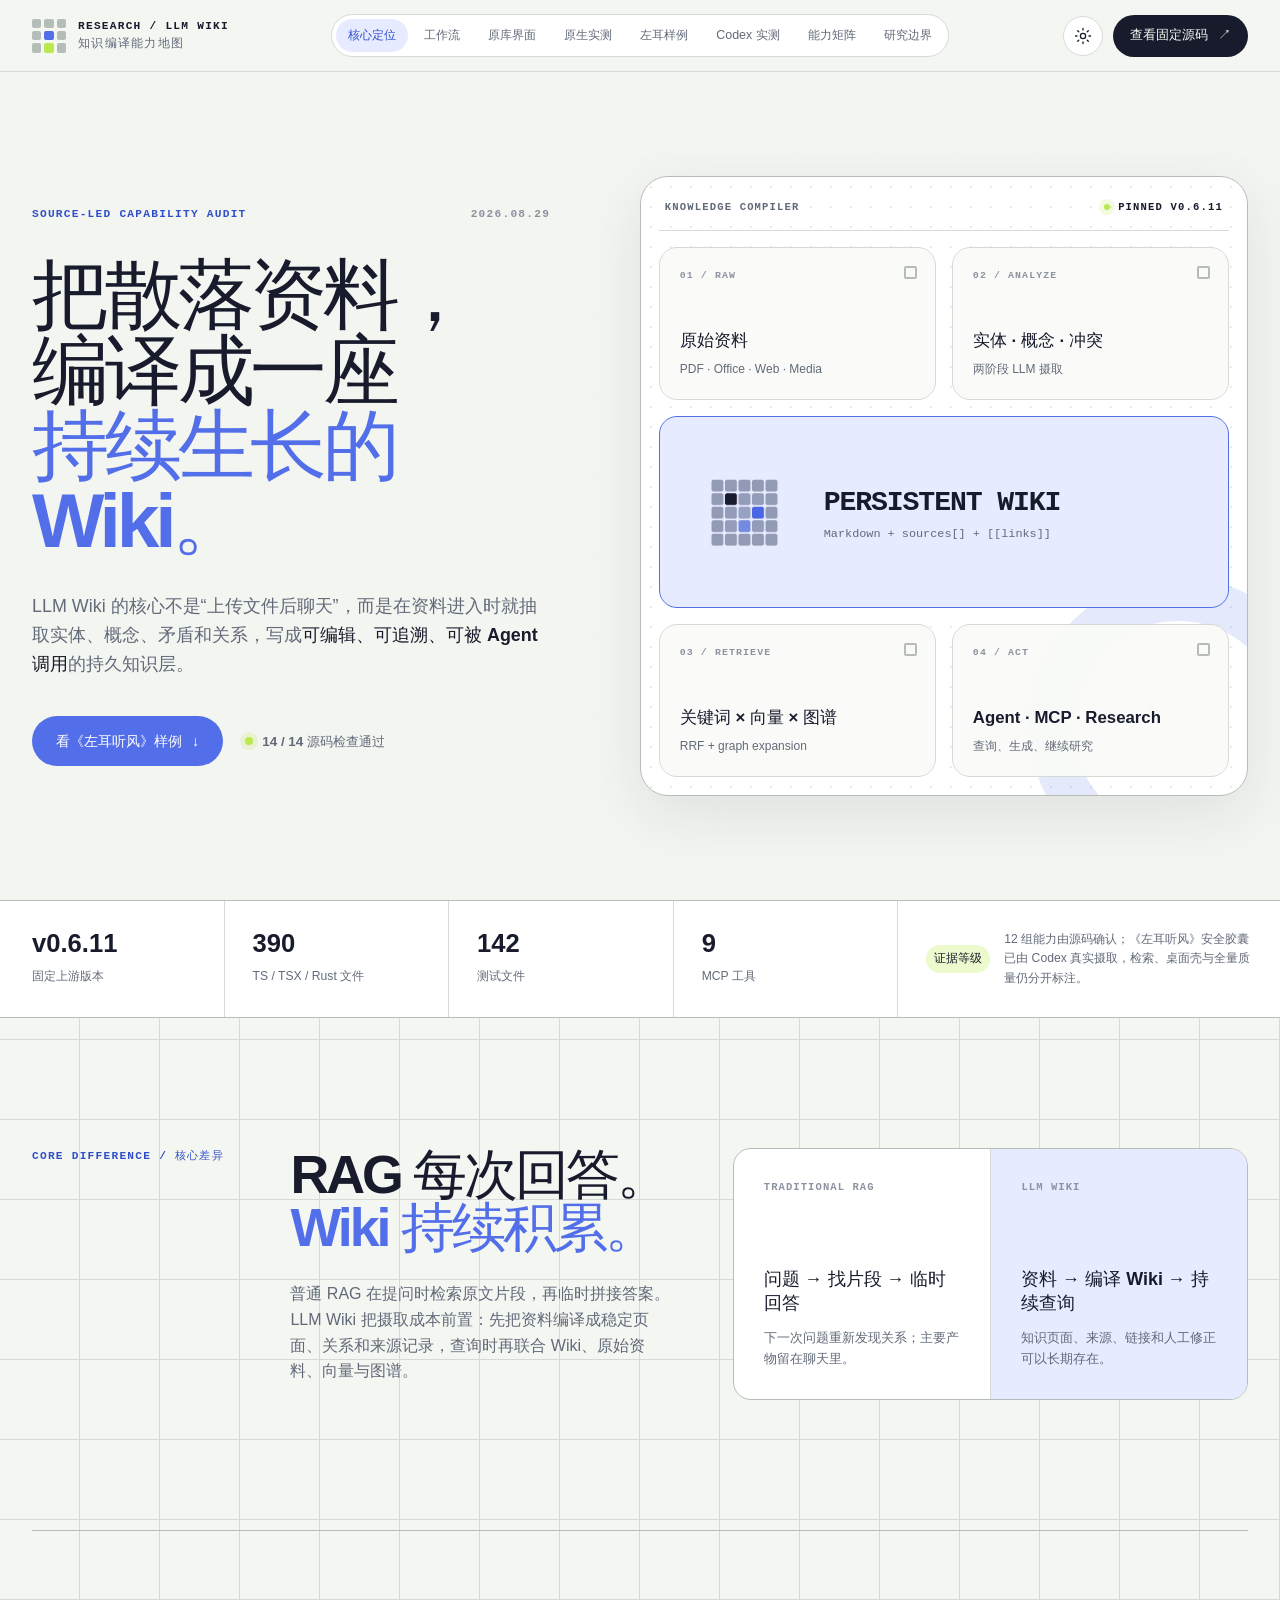
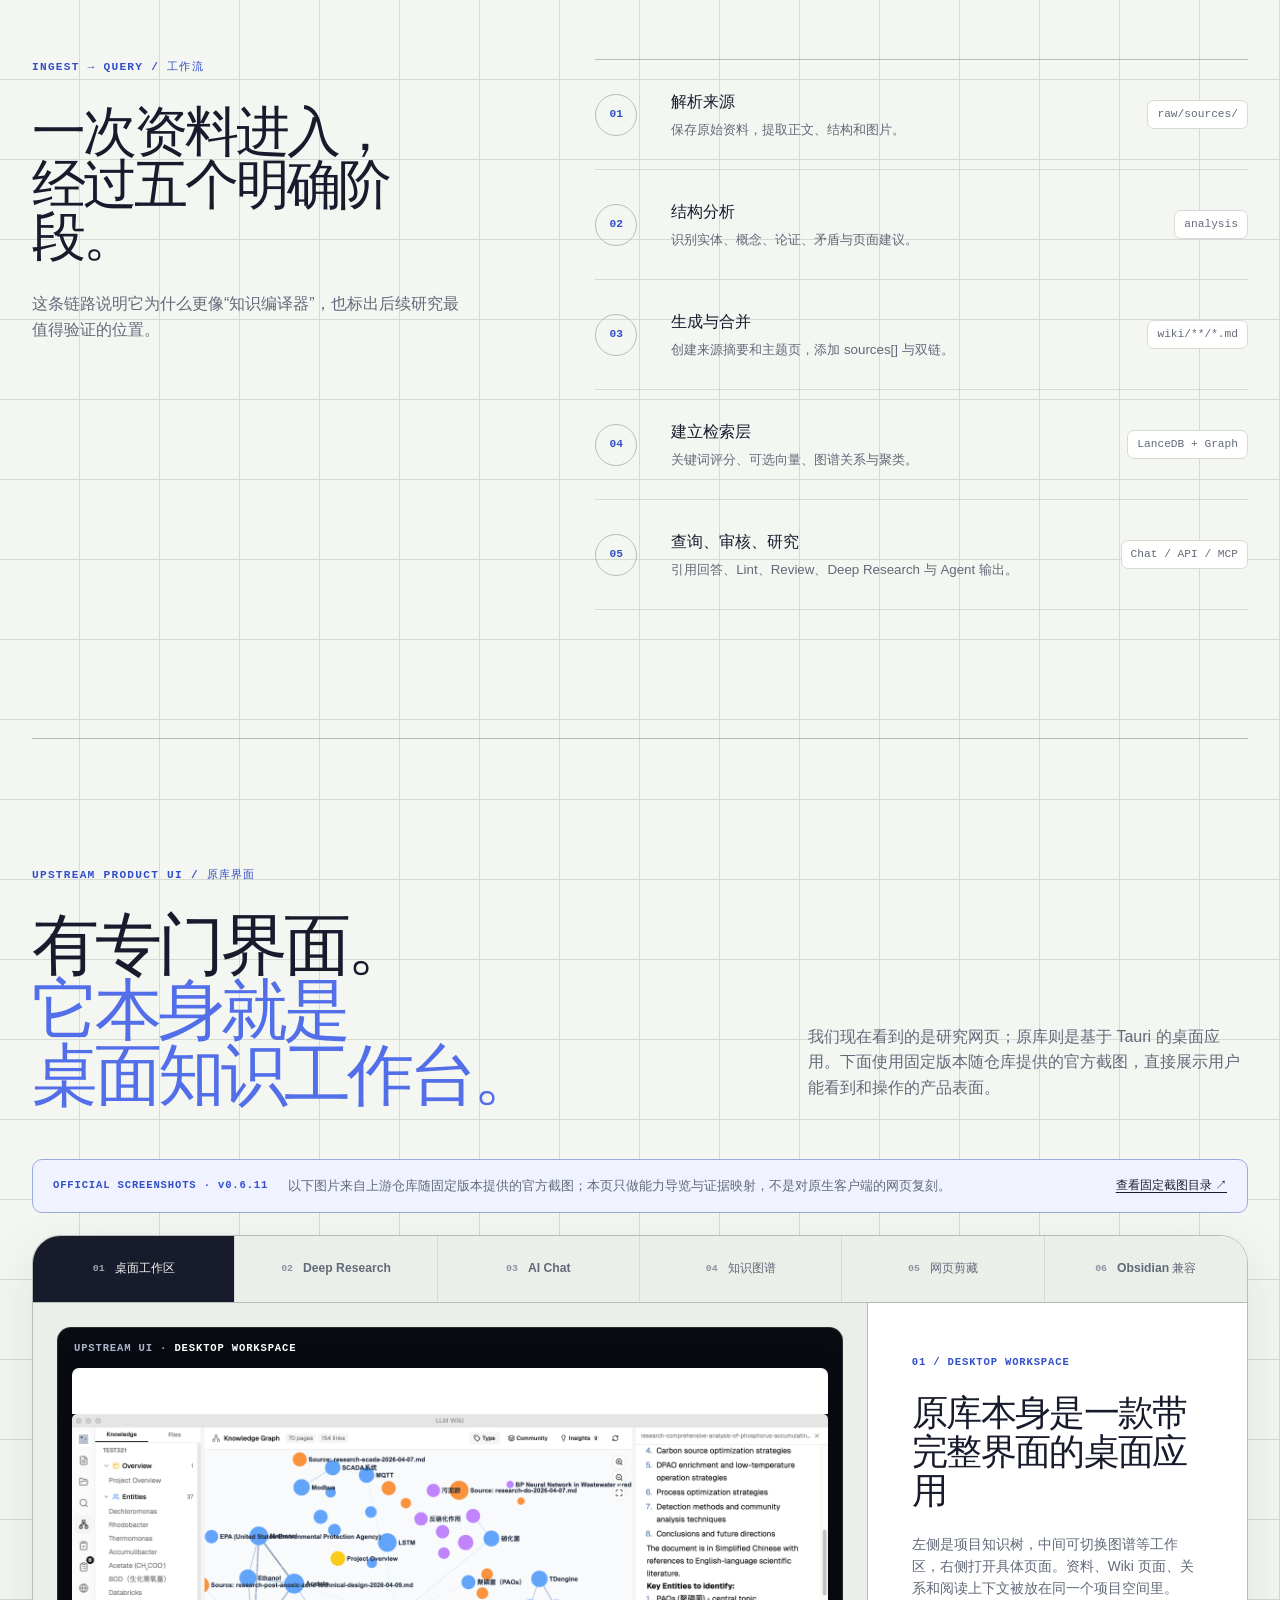
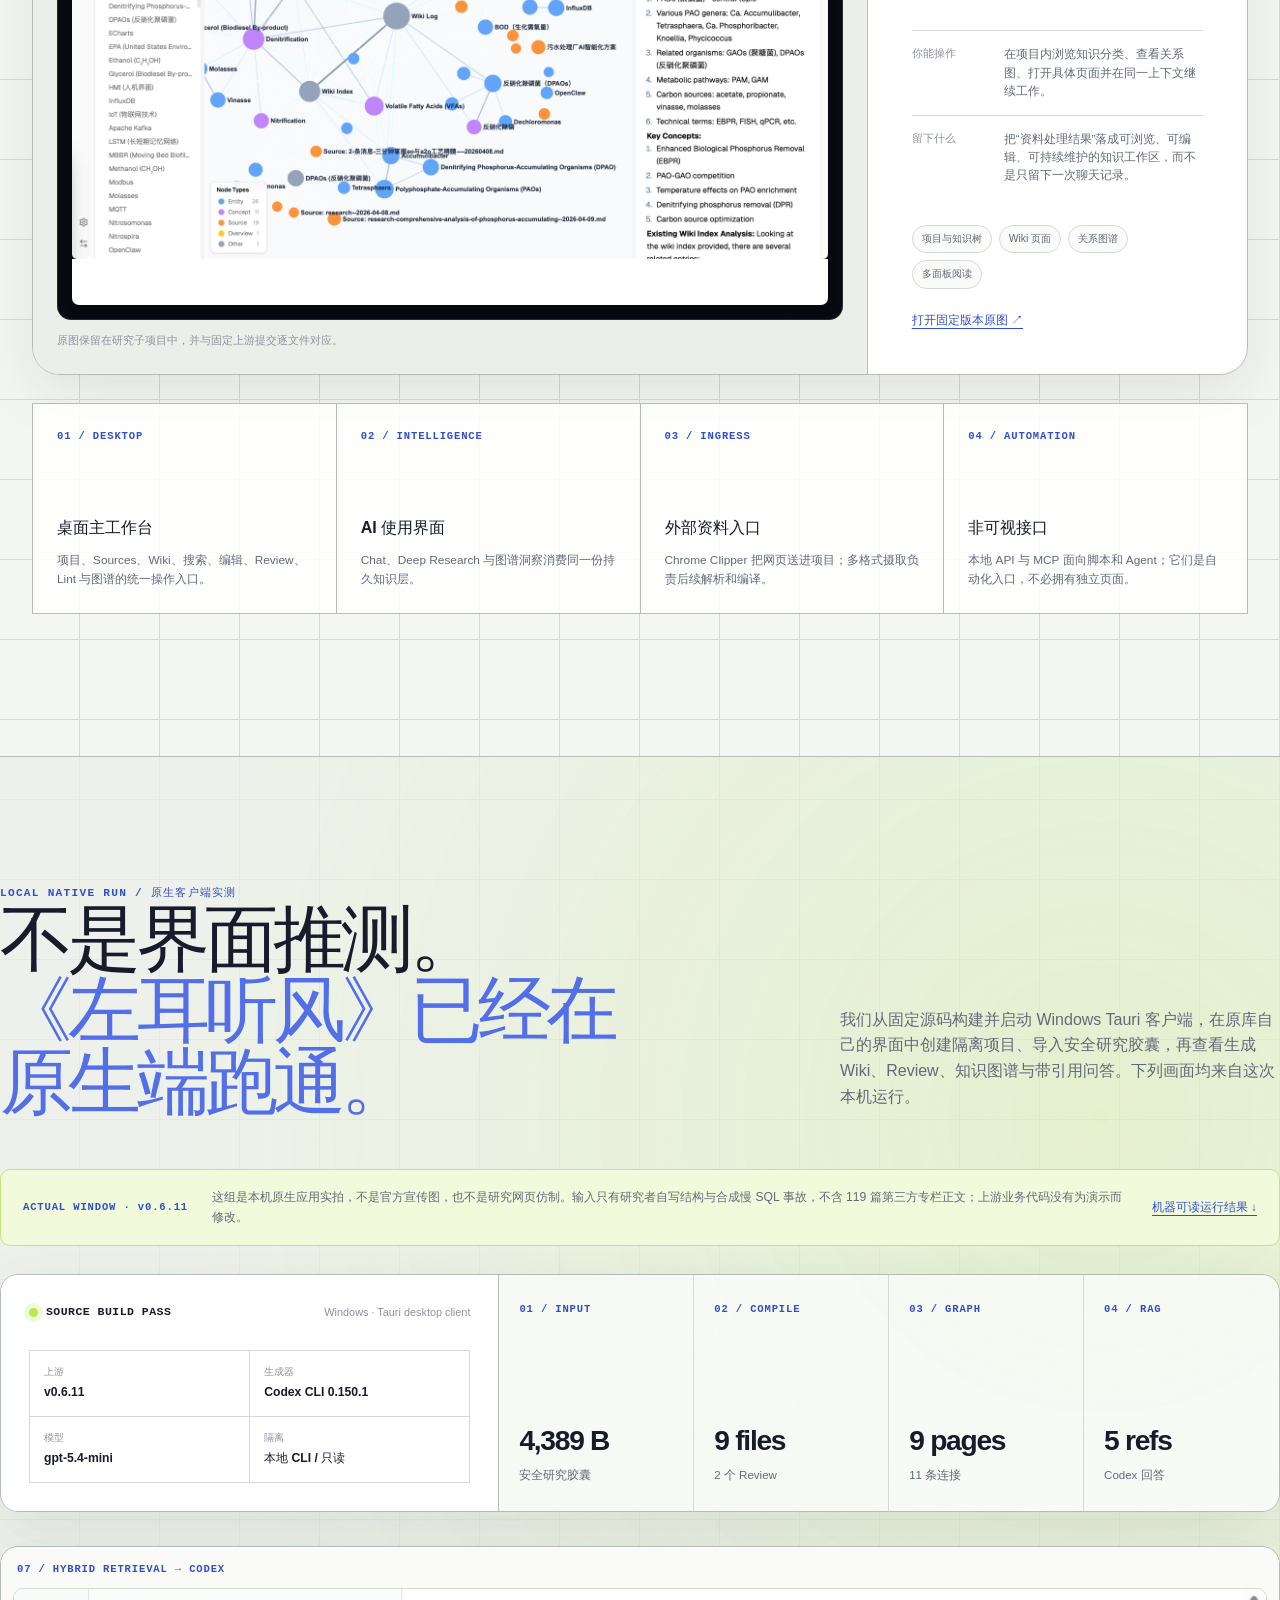
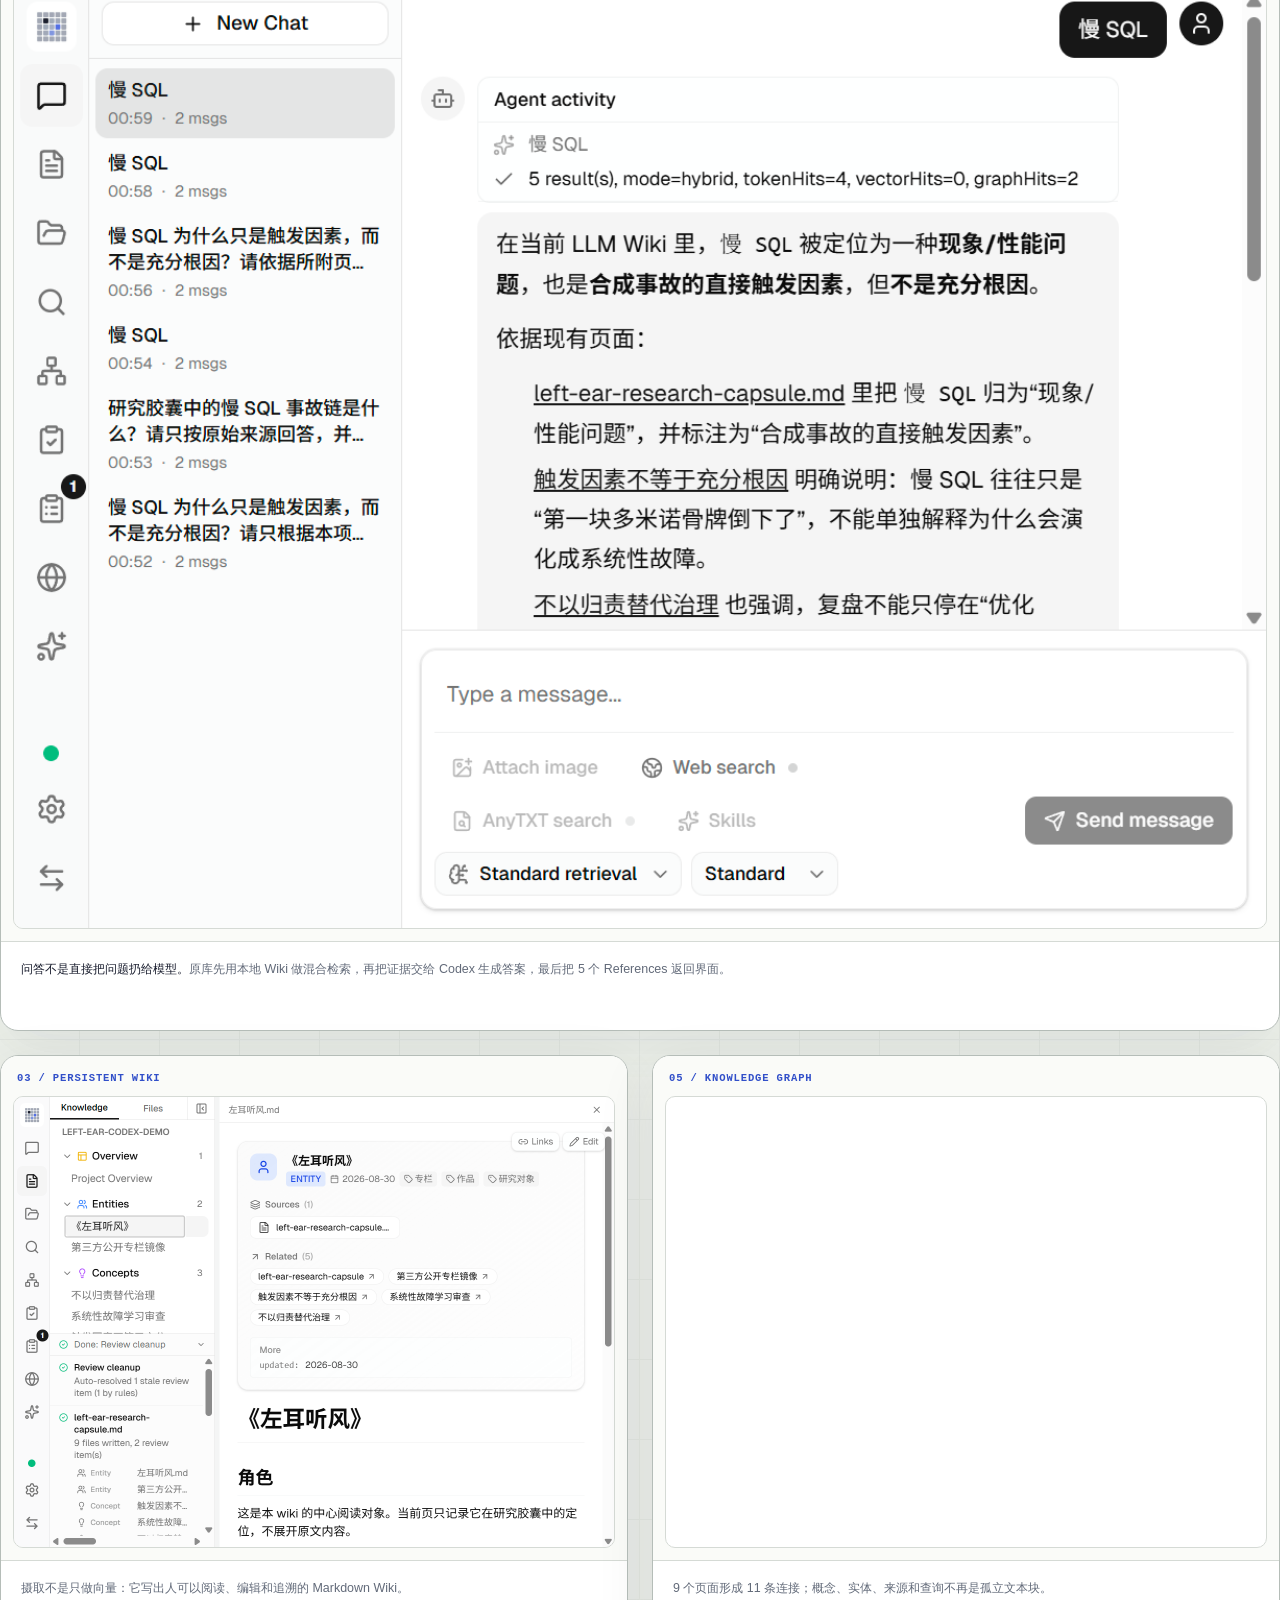
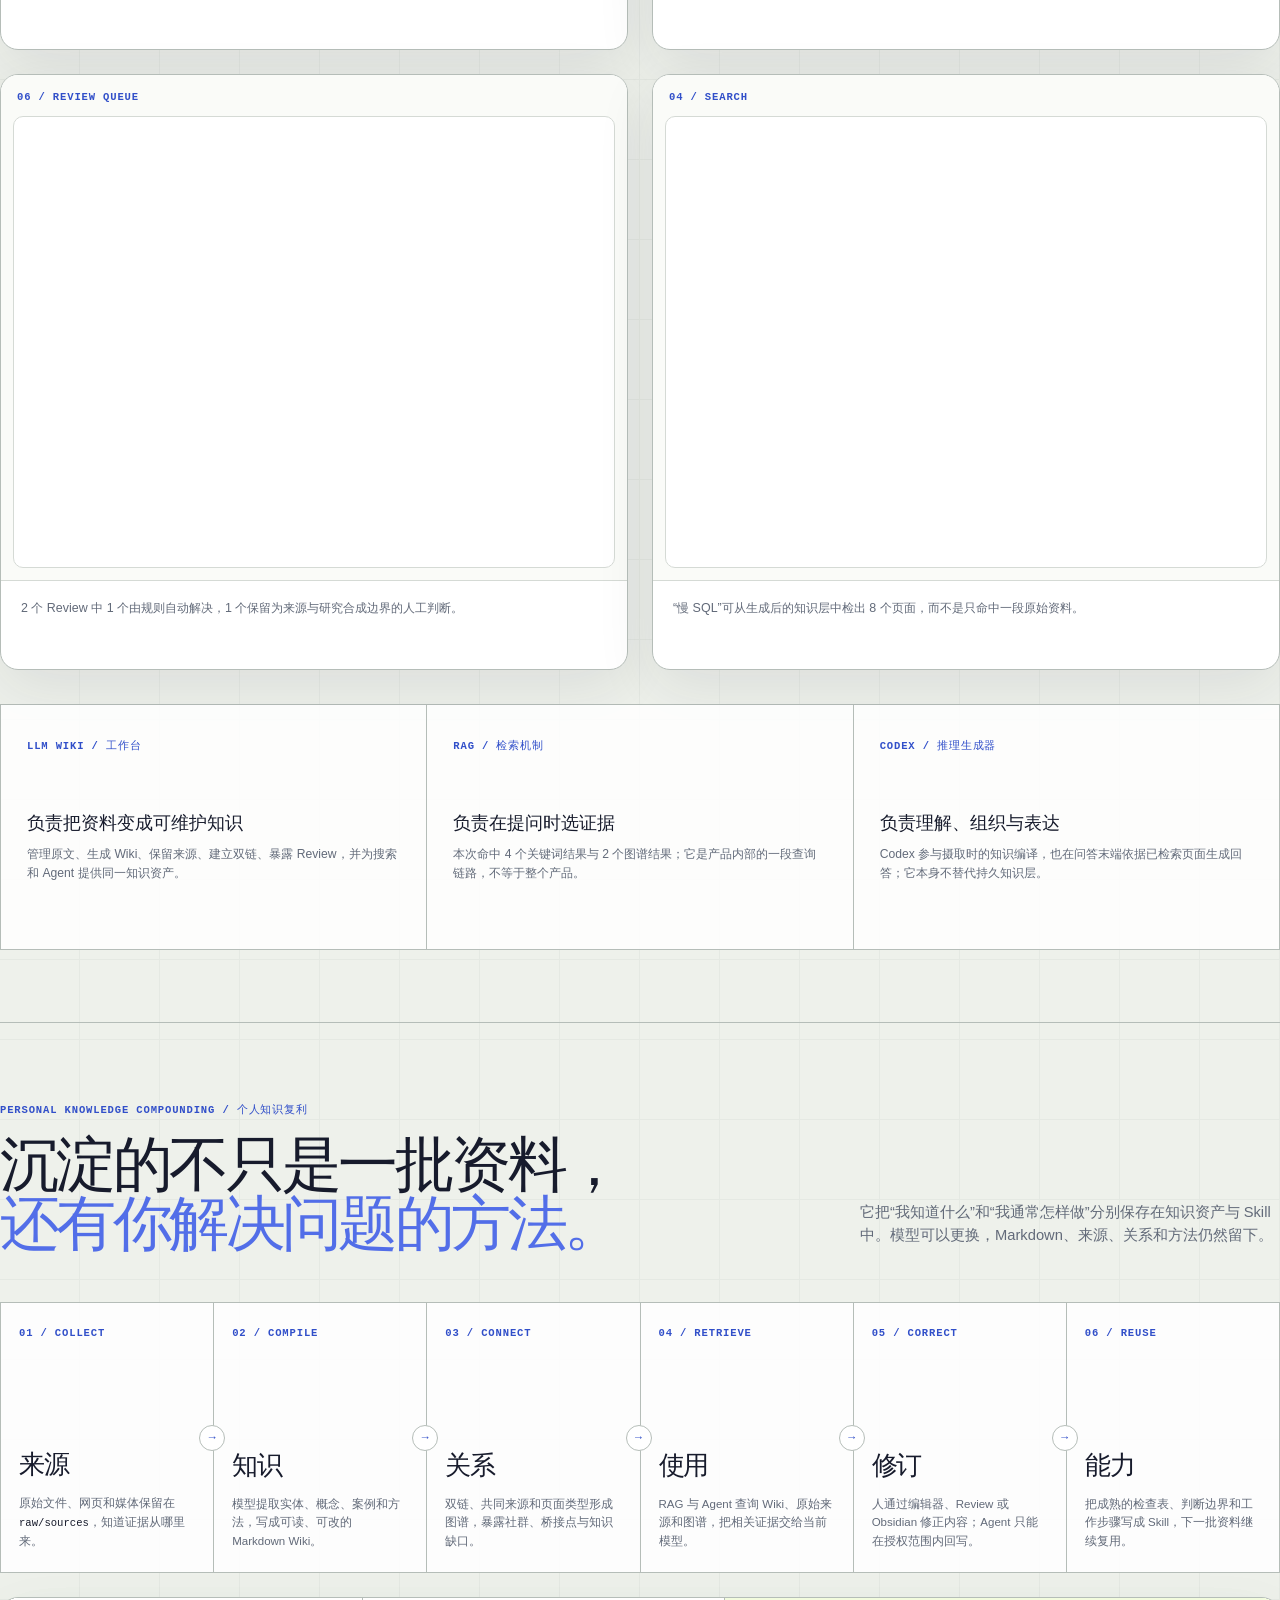
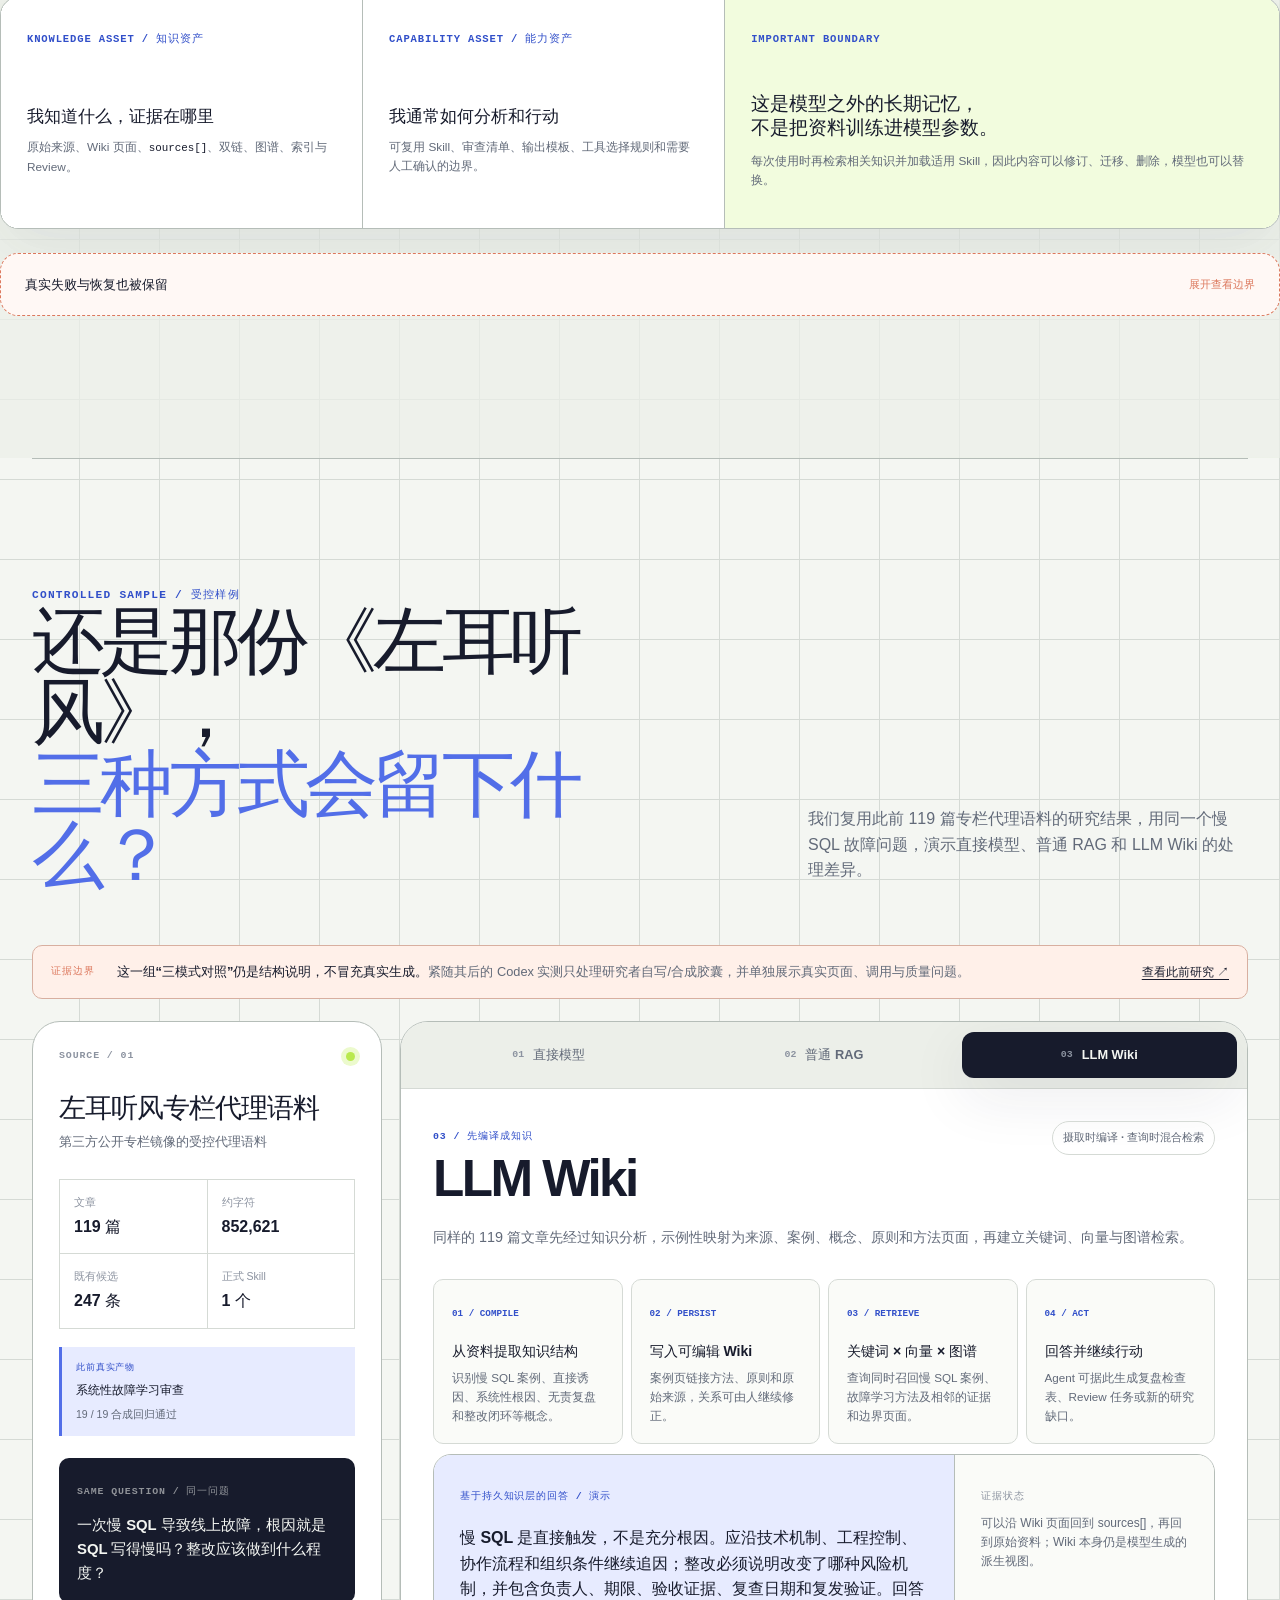
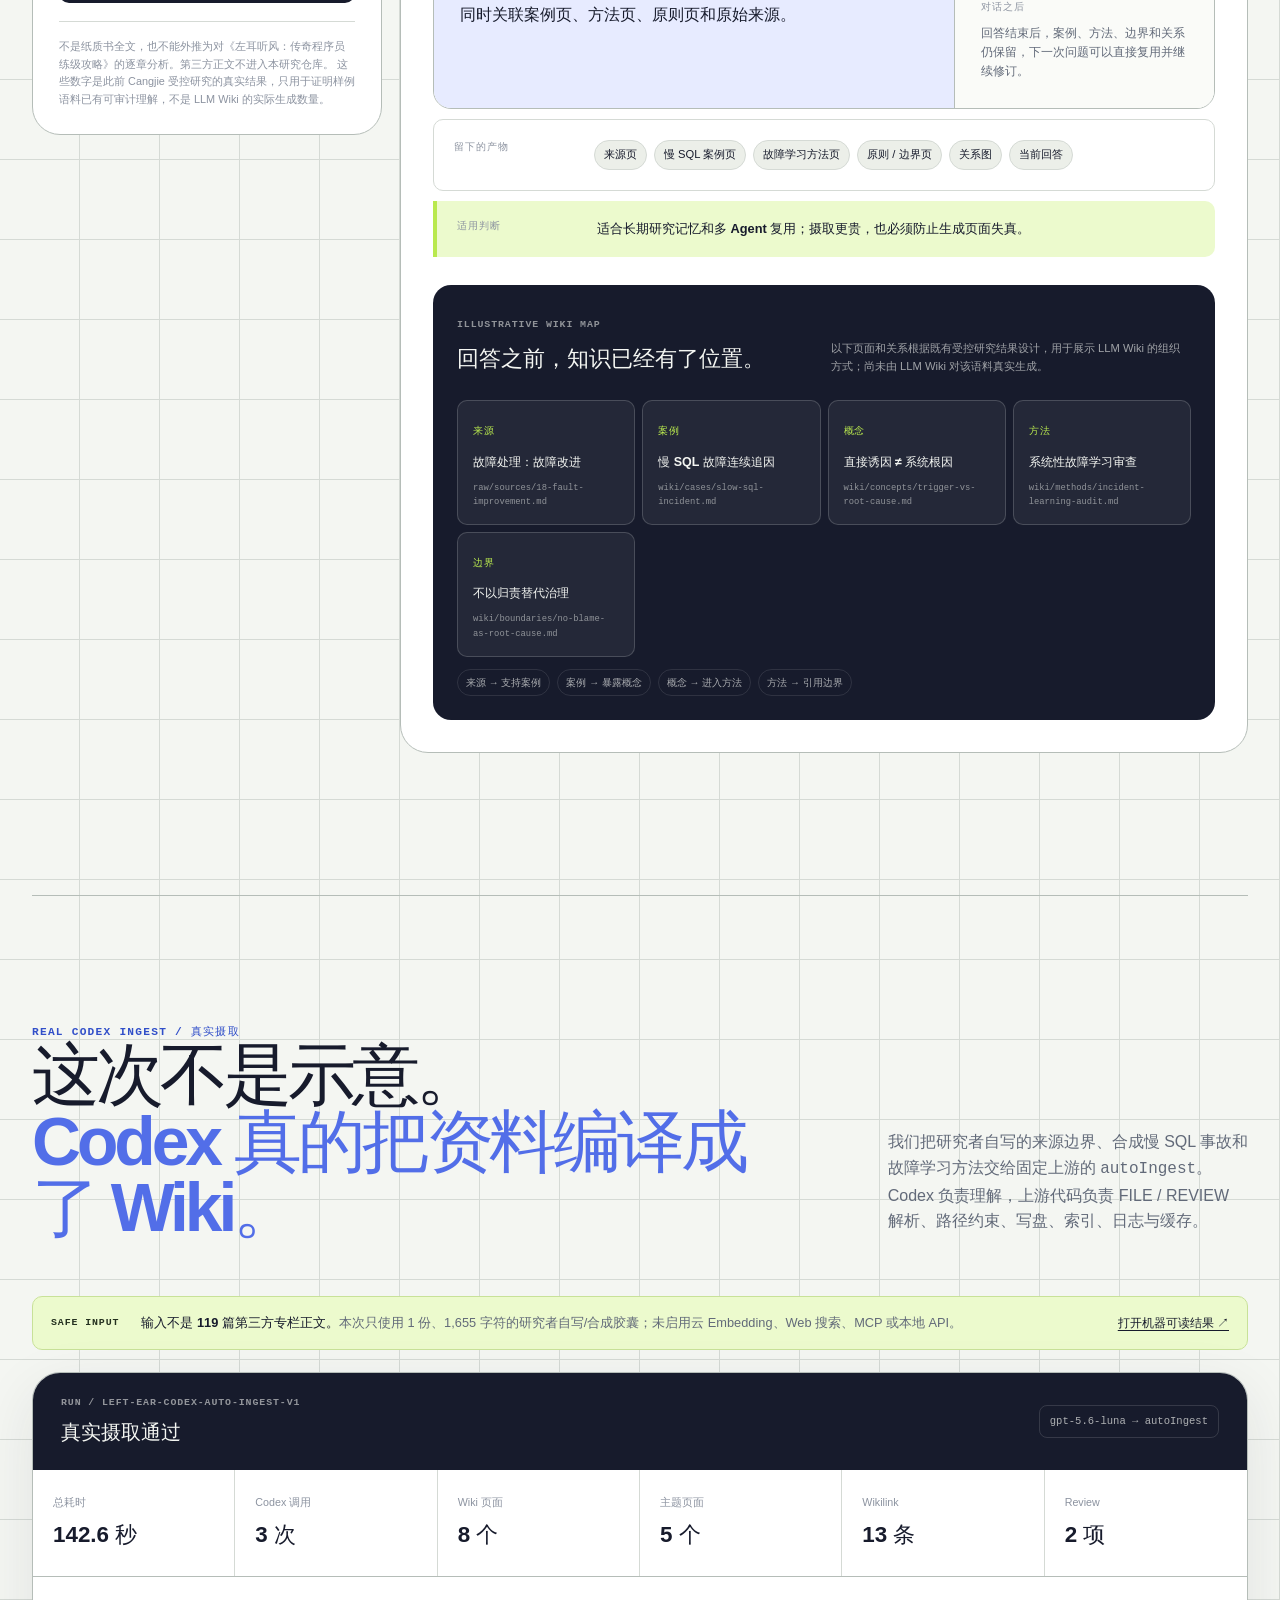
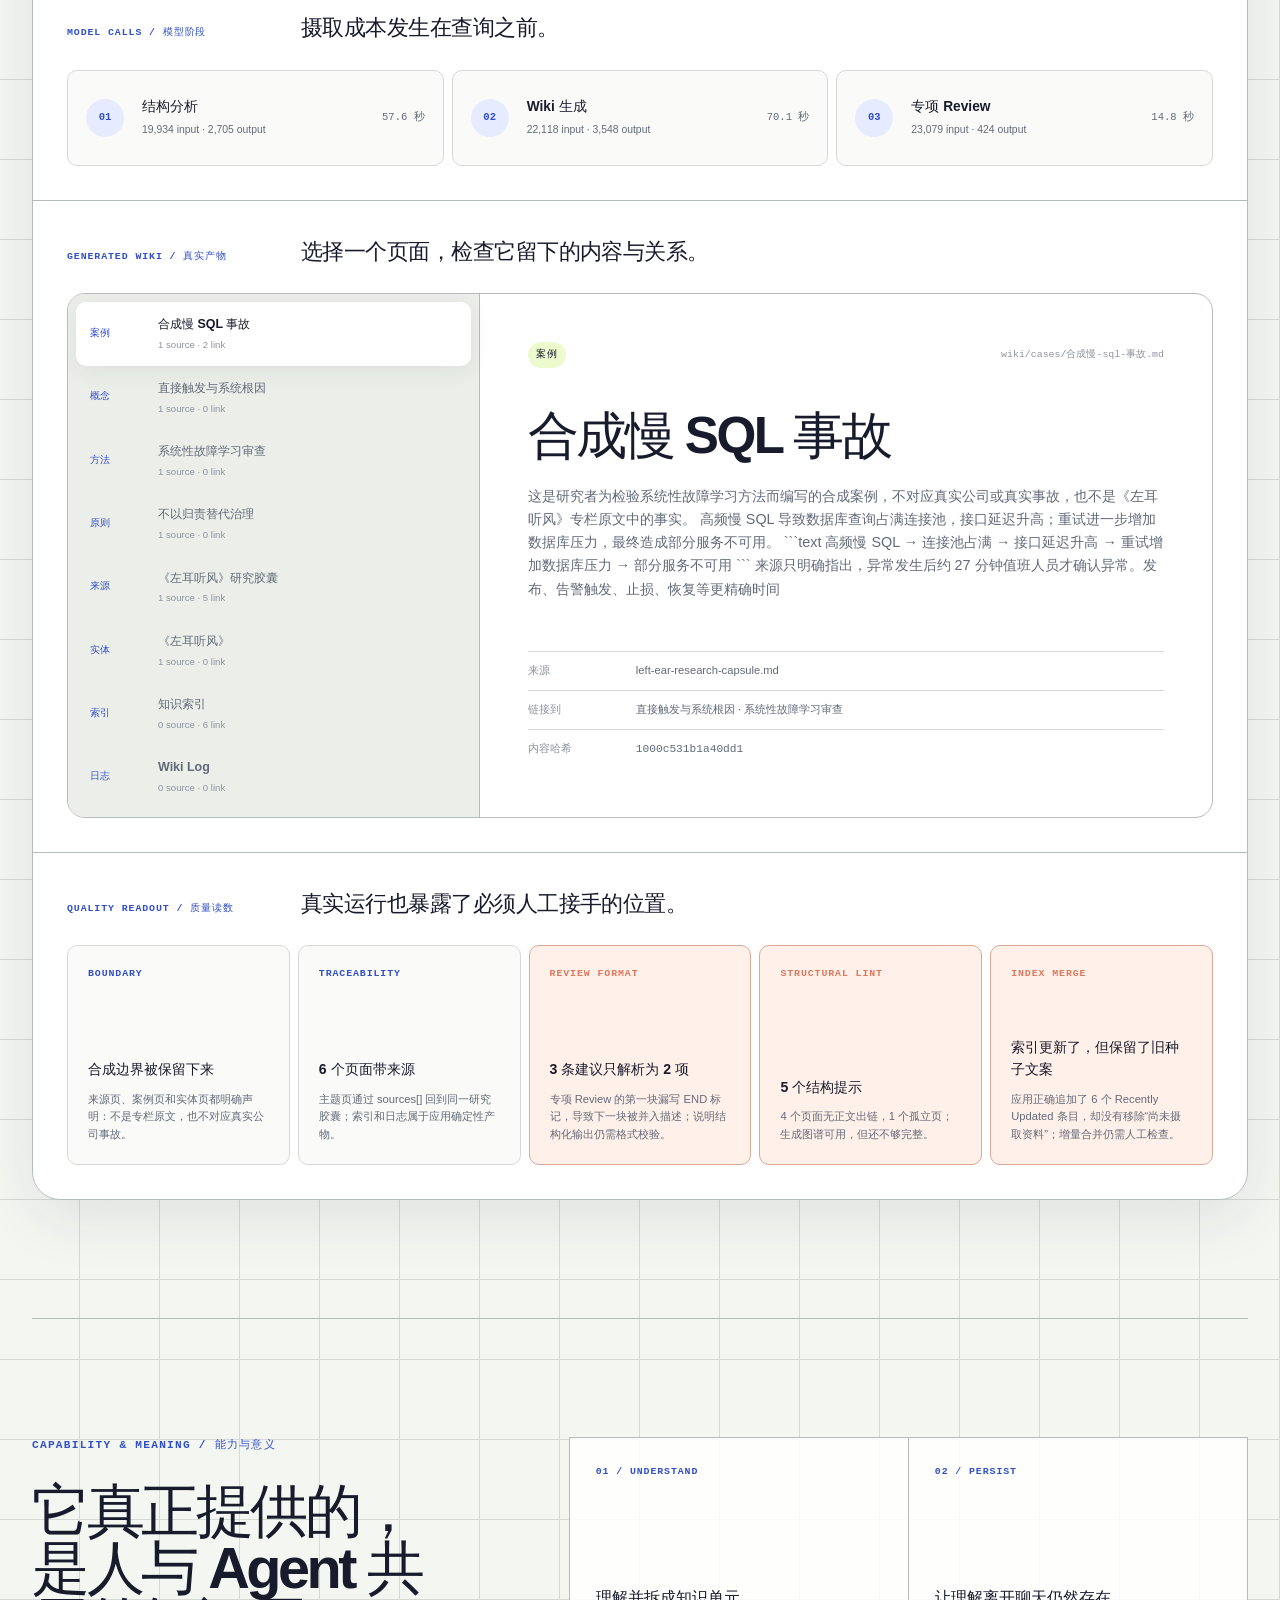
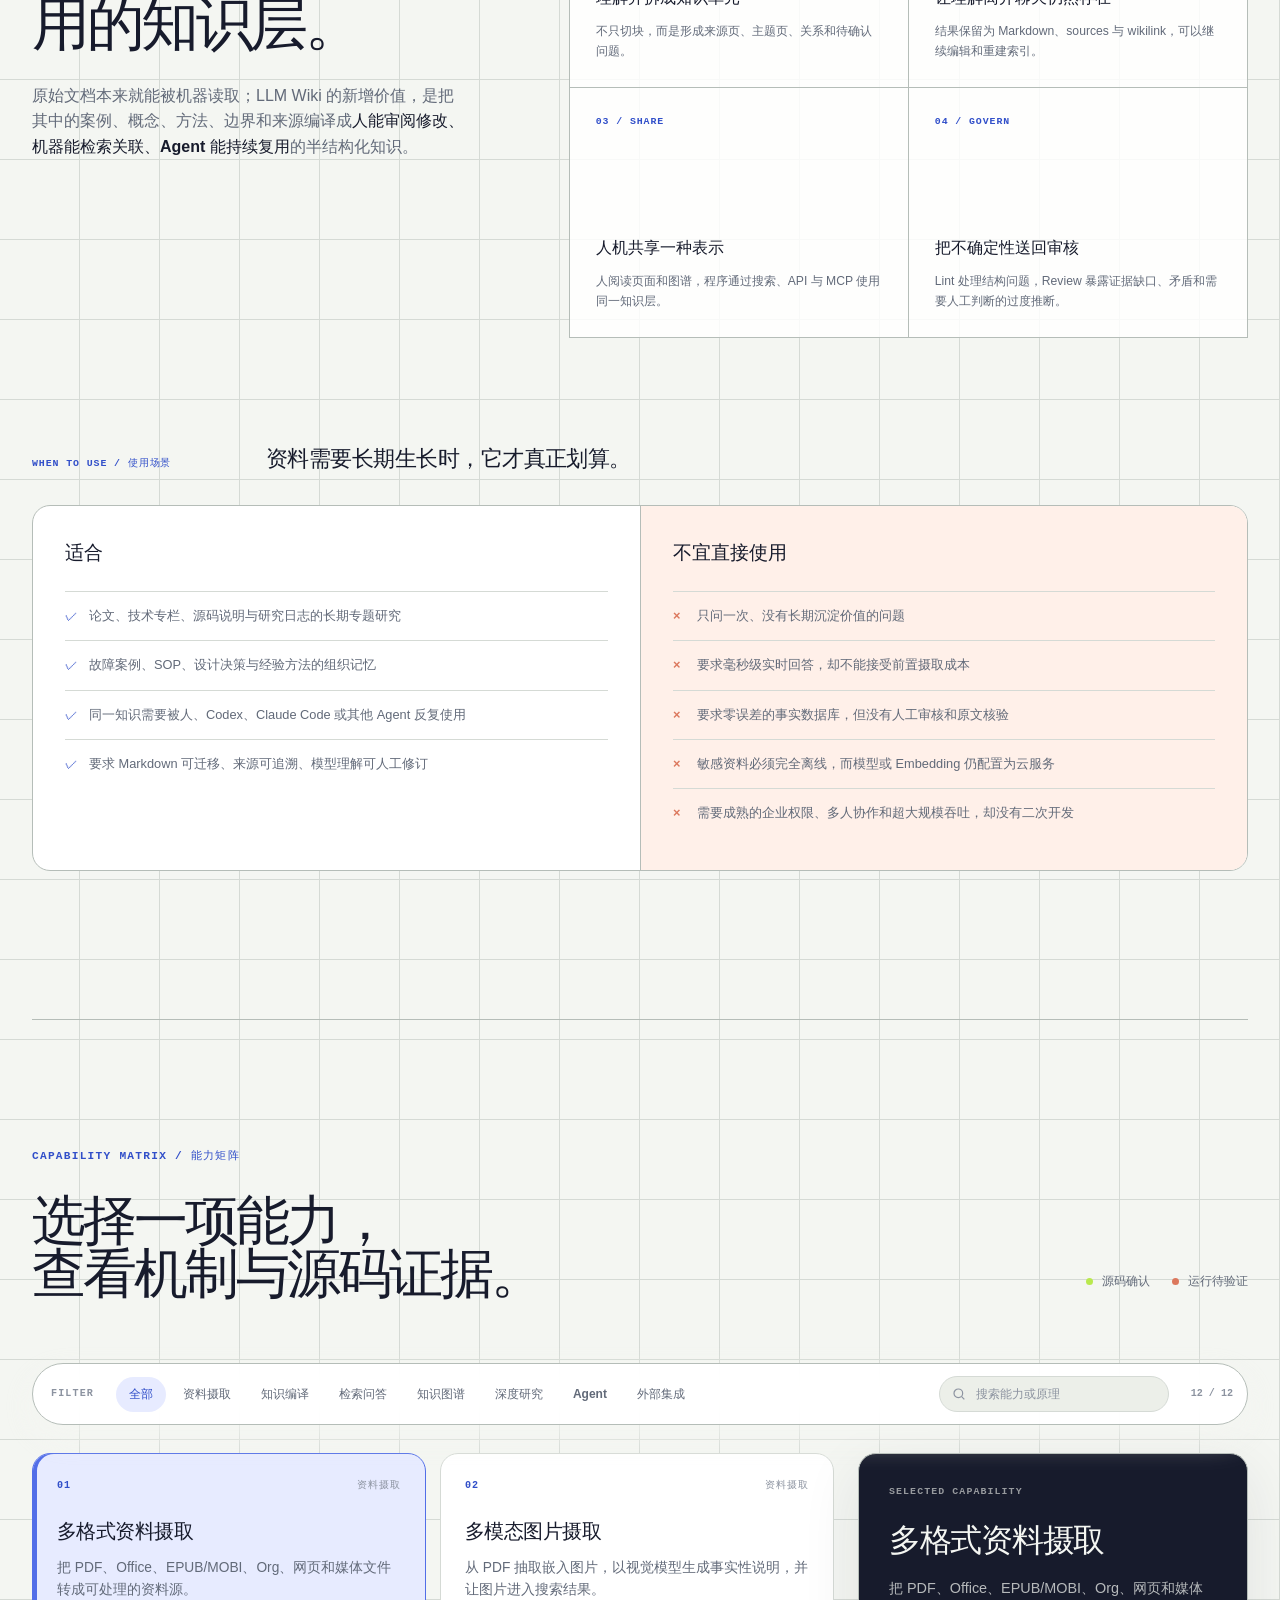
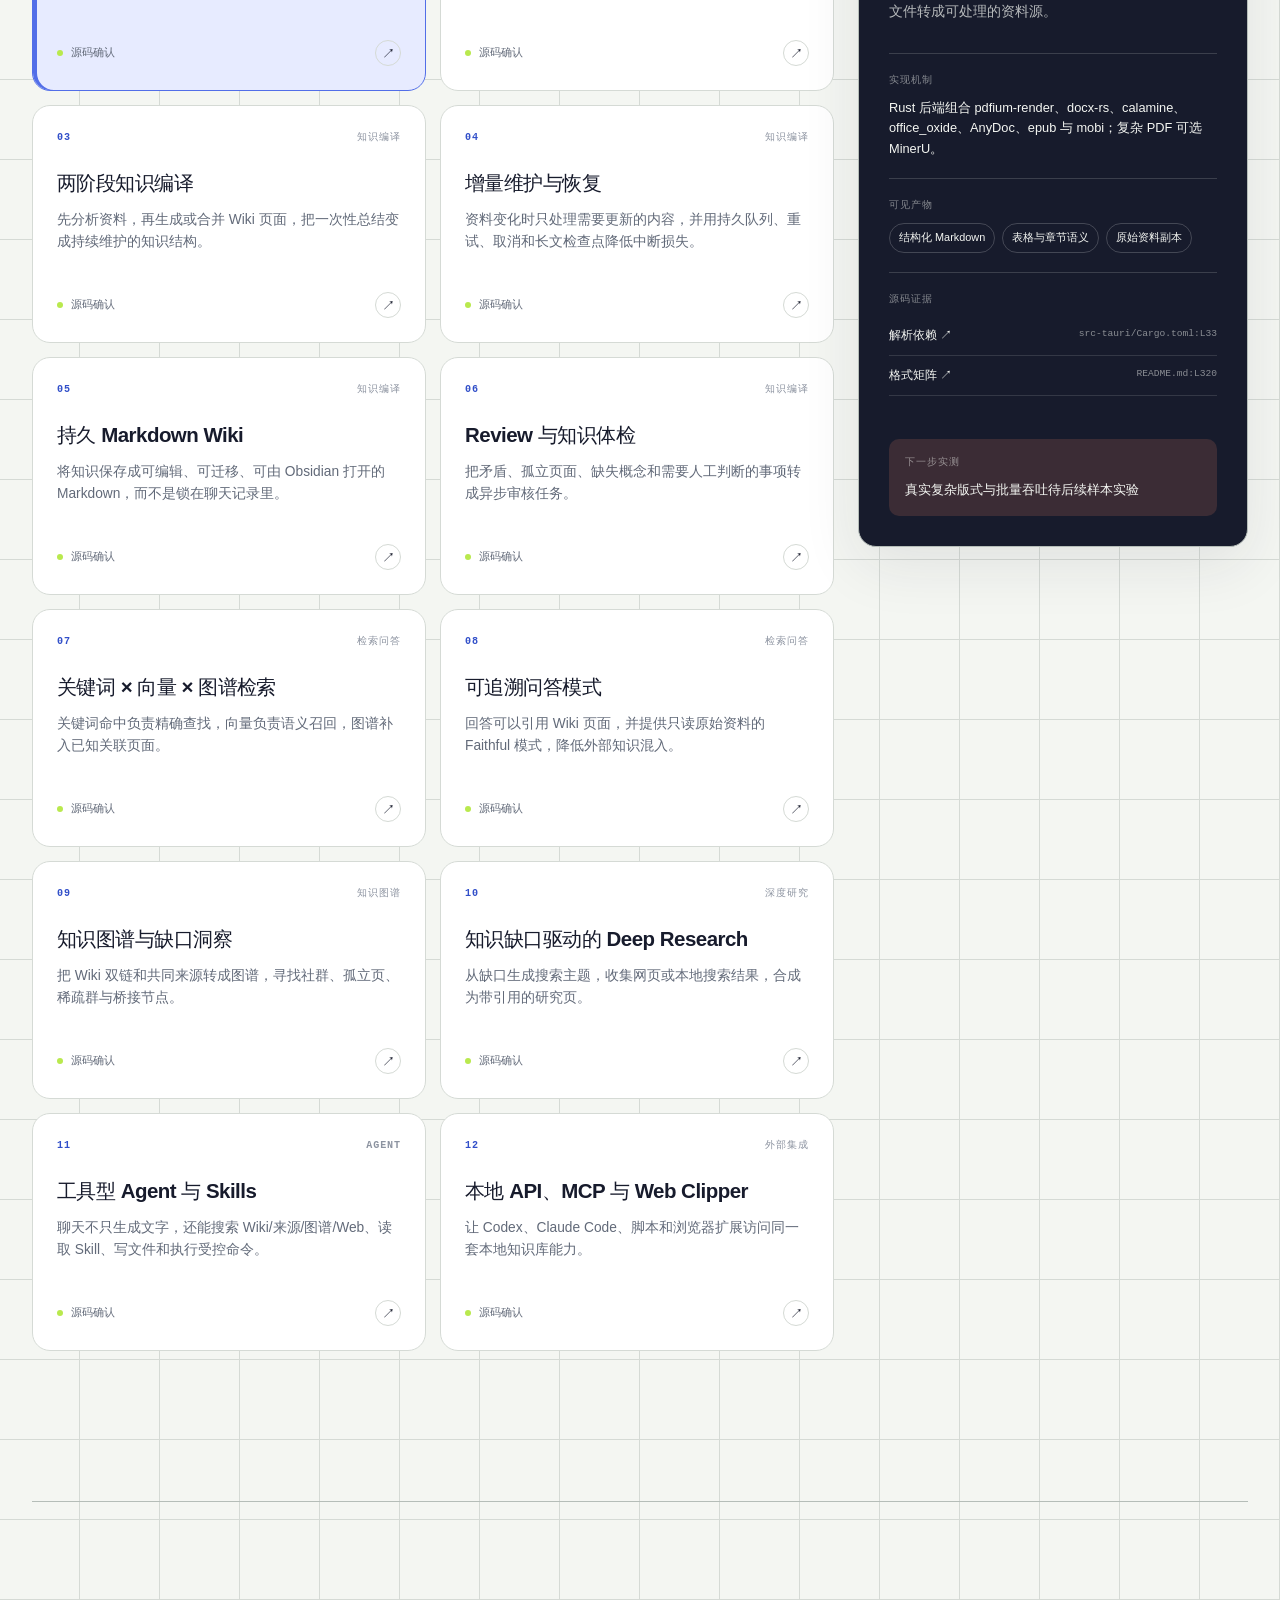
<file: projects/llm-wiki-study/demo/index.html>
<!doctype html>
<html lang="zh-CN" data-theme="light">
  <head>
    <meta charset="utf-8">
    <meta name="viewport" content="width=device-width, initial-scale=1">
    <meta name="description" content="以源码证据展示 LLM Wiki 的资料摄取、知识编译、混合检索、图谱、Deep Research、Agent 与 MCP 能力。">
    <meta name="theme-color" content="#f4f6f2">
    <meta property="og:title" content="LLM Wiki 能力与知识编译研究">
    <meta property="og:description" content="它不是一次性文档问答，而是一条资料 → 持久 Wiki → 混合检索 → Agent 的知识编译流水线。">
    <title>LLM Wiki 能力地图 · 0829 Codex Research Lab</title>
    <link rel="icon" href="./favicon.svg" type="image/svg+xml">
    <link rel="stylesheet" href="./styles.css">
    <script>
      (() => {
        const saved = localStorage.getItem("llm-wiki-study-theme");
        const preferred = matchMedia("(prefers-color-scheme: dark)").matches ? "dark" : "light";
        document.documentElement.dataset.theme = saved || preferred;
      })();
    </script>
  </head>
  <body>
    <a class="skip-link" href="#main">跳到主要内容</a>
    <div class="reading-progress" aria-hidden="true"><span></span></div>

    <header class="site-header">
      <a class="brand" href="../../../" aria-label="返回 0829 Codex Research Lab">
        <span class="brand-grid" aria-hidden="true">
          <i></i><i></i><i></i><i></i><i></i><i></i><i></i><i></i><i></i>
        </span>
        <span class="brand-copy"><strong>RESEARCH / LLM WIKI</strong><small>知识编译能力地图</small></span>
      </a>
      <nav class="section-nav" aria-label="页面章节">
        <a href="#positioning">核心定位</a>
        <a href="#pipeline">工作流</a>
        <a href="#original-ui">原库界面</a>
        <a href="#native-run">原生实测</a>
        <a href="#left-ear-demo">左耳样例</a>
        <a href="#codex-run">Codex 实测</a>
        <a href="#capabilities">能力矩阵</a>
        <a href="#boundaries">研究边界</a>
      </nav>
      <div class="header-actions">
        <button class="icon-button" id="theme-toggle" type="button" aria-label="切换为深色主题" title="切换主题">
          <svg class="sun-icon" viewBox="0 0 24 24" aria-hidden="true"><circle cx="12" cy="12" r="3.5"/><path d="M12 2v2M12 20v2M4.93 4.93l1.41 1.41M17.66 17.66l1.41 1.41M2 12h2M20 12h2M4.93 19.07l1.41-1.41M17.66 6.34l1.41-1.41"/></svg>
          <svg class="moon-icon" viewBox="0 0 24 24" aria-hidden="true"><path d="M20.1 15.4A8.5 8.5 0 0 1 8.6 3.9 8.5 8.5 0 1 0 20.1 15.4Z"/></svg>
        </button>
        <a class="source-button" href="https://github.com/nashsu/llm_wiki/tree/e8082119649e6a8e1cf85eaf289adcabfdf39d4e" target="_blank" rel="noreferrer">查看固定源码 <span aria-hidden="true">↗</span></a>
      </div>
    </header>

    <main id="main">
      <section class="hero" id="positioning" aria-labelledby="hero-title">
        <div class="hero-copy">
          <p class="eyebrow"><span>SOURCE-LED CAPABILITY AUDIT</span><time datetime="2026-08-29">2026.08.29</time></p>
          <h1 id="hero-title">把散落资料，<br>编译成一座<br><em>持续生长的 Wiki。</em></h1>
          <p class="hero-lead">LLM Wiki 的核心不是“上传文件后聊天”，而是在资料进入时就抽取实体、概念、矛盾和关系，写成<strong>可编辑、可追溯、可被 Agent 调用</strong>的持久知识层。</p>
          <div class="hero-actions">
            <a class="primary-action" href="#left-ear-demo">看《左耳听风》样例 <span aria-hidden="true">↓</span></a>
            <span class="audit-note"><i aria-hidden="true"></i> 14 / 14 源码检查通过</span>
          </div>
        </div>

        <div class="compiler-board" aria-label="LLM Wiki 将原始资料编译为持久 Wiki，再通过检索和 Agent 使用">
          <div class="board-head">
            <span>KNOWLEDGE COMPILER</span>
            <span class="board-status"><i aria-hidden="true"></i> PINNED v0.6.11</span>
          </div>
          <div class="compiler-stage stage-raw">
            <span class="stage-index">01 / RAW</span>
            <strong>原始资料</strong>
            <small>PDF · Office · Web · Media</small>
          </div>
          <div class="flow-line line-a" aria-hidden="true"><i></i></div>
          <div class="compiler-stage stage-analyze">
            <span class="stage-index">02 / ANALYZE</span>
            <strong>实体 · 概念 · 冲突</strong>
            <small>两阶段 LLM 摄取</small>
          </div>
          <div class="flow-line line-b" aria-hidden="true"><i></i></div>
          <div class="wiki-core">
            <img src="./assets/llm-wiki-logo.jpg" alt="LLM Wiki 方格标志" width="128" height="128">
            <strong>PERSISTENT WIKI</strong>
            <span>Markdown + sources[] + [[links]]</span>
          </div>
          <div class="flow-line line-c" aria-hidden="true"><i></i></div>
          <div class="compiler-stage stage-retrieve">
            <span class="stage-index">03 / RETRIEVE</span>
            <strong>关键词 × 向量 × 图谱</strong>
            <small>RRF + graph expansion</small>
          </div>
          <div class="compiler-stage stage-agent">
            <span class="stage-index">04 / ACT</span>
            <strong>Agent · MCP · Research</strong>
            <small>查询、生成、继续研究</small>
          </div>
        </div>
      </section>

      <section class="proof-strip" aria-label="源码审计摘要">
        <div><strong>v0.6.11</strong><span>固定上游版本</span></div>
        <div><strong>390</strong><span>TS / TSX / Rust 文件</span></div>
        <div><strong>142</strong><span>测试文件</span></div>
        <div><strong>9</strong><span>MCP 工具</span></div>
        <p><span>证据等级</span> 12 组能力由源码确认；《左耳听风》安全胶囊已由 Codex 真实摄取，检索、桌面壳与全量质量仍分开标注。</p>
      </section>

      <section class="comparison-section" aria-labelledby="difference-title">
        <div class="section-label">CORE DIFFERENCE / 核心差异</div>
        <div class="comparison-copy">
          <h2 id="difference-title">RAG 每次回答。<br><em>Wiki 持续积累。</em></h2>
          <p>普通 RAG 在提问时检索原文片段，再临时拼接答案。LLM Wiki 把摄取成本前置：先把资料编译成稳定页面、关系和来源记录，查询时再联合 Wiki、原始资料、向量与图谱。</p>
        </div>
        <div class="comparison-grid">
          <article>
            <p>TRADITIONAL RAG</p>
            <strong>问题 → 找片段 → 临时回答</strong>
            <span>下一次问题重新发现关系；主要产物留在聊天里。</span>
          </article>
          <article class="highlighted">
            <p>LLM WIKI</p>
            <strong>资料 → 编译 Wiki → 持续查询</strong>
            <span>知识页面、来源、链接和人工修正可以长期存在。</span>
          </article>
        </div>
      </section>

      <section class="pipeline-section" id="pipeline" aria-labelledby="pipeline-title">
        <div class="section-heading">
          <p class="section-label">INGEST → QUERY / 工作流</p>
          <h2 id="pipeline-title">一次资料进入，<br>经过五个明确阶段。</h2>
          <p>这条链路说明它为什么更像“知识编译器”，也标出后续研究最值得验证的位置。</p>
        </div>
        <ol class="pipeline-list">
          <li>
            <span>01</span>
            <div><strong>解析来源</strong><small>保存原始资料，提取正文、结构和图片。</small></div>
            <code>raw/sources/</code>
          </li>
          <li>
            <span>02</span>
            <div><strong>结构分析</strong><small>识别实体、概念、论证、矛盾与页面建议。</small></div>
            <code>analysis</code>
          </li>
          <li>
            <span>03</span>
            <div><strong>生成与合并</strong><small>创建来源摘要和主题页，添加 sources[] 与双链。</small></div>
            <code>wiki/**/*.md</code>
          </li>
          <li>
            <span>04</span>
            <div><strong>建立检索层</strong><small>关键词评分、可选向量、图谱关系与聚类。</small></div>
            <code>LanceDB + Graph</code>
          </li>
          <li>
            <span>05</span>
            <div><strong>查询、审核、研究</strong><small>引用回答、Lint、Review、Deep Research 与 Agent 输出。</small></div>
            <code>Chat / API / MCP</code>
          </li>
        </ol>
      </section>

      <section class="original-ui-section" id="original-ui" aria-labelledby="original-ui-title">
        <div class="original-ui-heading">
          <div>
            <p class="section-label">UPSTREAM PRODUCT UI / 原库界面</p>
            <h2 id="original-ui-title">有专门界面。<br><em>它本身就是<br>桌面知识工作台。</em></h2>
          </div>
          <p>我们现在看到的是研究网页；原库则是基于 Tauri 的桌面应用。下面使用固定版本随仓库提供的官方截图，直接展示用户能看到和操作的产品表面。</p>
        </div>

        <div class="original-ui-boundary" role="note">
          <span>OFFICIAL SCREENSHOTS · v0.6.11</span>
          <p id="original-ui-boundary">读取上游界面证据…</p>
          <a href="https://github.com/nashsu/llm_wiki/tree/e8082119649e6a8e1cf85eaf289adcabfdf39d4e/assets" target="_blank" rel="noreferrer">查看固定截图目录 ↗</a>
        </div>

        <div class="original-ui-console" id="original-ui-console" aria-busy="true">
          <div class="original-ui-tabs" role="tablist" aria-label="选择原库产品界面">
            <button type="button" role="tab" id="original-ui-tab-workspace" aria-controls="original-ui-panel" aria-selected="true" data-original-ui="workspace"><span>01</span>桌面工作区</button>
            <button type="button" role="tab" id="original-ui-tab-research" aria-controls="original-ui-panel" aria-selected="false" tabindex="-1" data-original-ui="research"><span>02</span>Deep Research</button>
            <button type="button" role="tab" id="original-ui-tab-chat" aria-controls="original-ui-panel" aria-selected="false" tabindex="-1" data-original-ui="chat"><span>03</span>AI Chat</button>
            <button type="button" role="tab" id="original-ui-tab-graph" aria-controls="original-ui-panel" aria-selected="false" tabindex="-1" data-original-ui="graph"><span>04</span>知识图谱</button>
            <button type="button" role="tab" id="original-ui-tab-clipper" aria-controls="original-ui-panel" aria-selected="false" tabindex="-1" data-original-ui="clipper"><span>05</span>网页剪藏</button>
            <button type="button" role="tab" id="original-ui-tab-obsidian" aria-controls="original-ui-panel" aria-selected="false" tabindex="-1" data-original-ui="obsidian"><span>06</span>Obsidian 兼容</button>
          </div>

          <div class="original-ui-panel" id="original-ui-panel" role="tabpanel" aria-labelledby="original-ui-tab-workspace">
            <figure class="original-ui-figure">
              <div class="original-ui-image-frame">
                <span>UPSTREAM UI · <b id="original-ui-image-label">DESKTOP WORKSPACE</b></span>
                <img id="original-ui-image" src="./assets/original-ui/overview.jpg" alt="LLM Wiki 原生桌面应用总览：左侧知识树、中间知识图谱、右侧页面内容" width="3128" height="1840" decoding="async">
              </div>
              <figcaption>原图保留在研究子项目中，并与固定上游提交逐文件对应。</figcaption>
            </figure>

            <aside class="original-ui-copy" aria-live="polite">
              <header>
                <span id="original-ui-number">01 / DESKTOP WORKSPACE</span>
                <h3 id="original-ui-surface-title">原库本身是一款带完整界面的桌面应用</h3>
              </header>
              <p id="original-ui-summary">正在载入界面说明。</p>
              <dl>
                <div><dt>你能操作</dt><dd id="original-ui-operation">—</dd></div>
                <div><dt>留下什么</dt><dd id="original-ui-outcome">—</dd></div>
              </dl>
              <ul id="original-ui-capabilities" aria-label="该界面对应的能力"></ul>
              <a id="original-ui-source" href="https://github.com/nashsu/llm_wiki/blob/e8082119649e6a8e1cf85eaf289adcabfdf39d4e/assets/overview.jpg" target="_blank" rel="noreferrer">打开固定版本原图 ↗</a>
            </aside>
          </div>
        </div>

        <div class="original-ui-error" id="original-ui-error" hidden role="alert">
          <strong>界面资料暂时没有载入。</strong>
          <button type="button" id="original-ui-retry">重新加载</button>
        </div>

        <div class="surface-map" aria-label="LLM Wiki 产品表面与能力关系">
          <article><span>01 / DESKTOP</span><strong>桌面主工作台</strong><p>项目、Sources、Wiki、搜索、编辑、Review、Lint 与图谱的统一操作入口。</p></article>
          <article><span>02 / INTELLIGENCE</span><strong>AI 使用界面</strong><p>Chat、Deep Research 与图谱洞察消费同一份持久知识层。</p></article>
          <article><span>03 / INGRESS</span><strong>外部资料入口</strong><p>Chrome Clipper 把网页送进项目；多格式摄取负责后续解析和编译。</p></article>
          <article><span>04 / AUTOMATION</span><strong>非可视接口</strong><p>本地 API 与 MCP 面向脚本和 Agent；它们是自动化入口，不必拥有独立页面。</p></article>
        </div>
      </section>

      <section class="native-run-section" id="native-run" aria-labelledby="native-run-title">
        <div class="native-run-heading">
          <div>
            <p class="section-label">LOCAL NATIVE RUN / 原生客户端实测</p>
            <h2 id="native-run-title">不是界面推测。<br><em>《左耳听风》已经在<br>原生端跑通。</em></h2>
          </div>
          <p>我们从固定源码构建并启动 Windows Tauri 客户端，在原库自己的界面中创建隔离项目、导入安全研究胶囊，再查看生成 Wiki、Review、知识图谱与带引用问答。下列画面均来自这次本机运行。</p>
        </div>

        <div class="native-run-boundary" role="note">
          <span>ACTUAL WINDOW · v0.6.11</span>
          <p><strong>这组是本机原生应用实拍，不是官方宣传图，也不是研究网页仿制。</strong>输入只有研究者自写结构与合成慢 SQL 事故，不含 119 篇第三方专栏正文；上游业务代码没有为演示而修改。</p>
          <a href="./assets/native-run-result.json">机器可读运行结果 ↓</a>
        </div>

        <div class="native-run-proof">
          <article class="native-run-status">
            <div>
              <span class="native-run-pass"><i aria-hidden="true"></i> SOURCE BUILD PASS</span>
              <small>Windows · Tauri desktop client</small>
            </div>
            <dl>
              <div><dt>上游</dt><dd>v0.6.11</dd></div>
              <div><dt>生成器</dt><dd>Codex CLI 0.150.1</dd></div>
              <div><dt>模型</dt><dd>gpt-5.4-mini</dd></div>
              <div><dt>隔离</dt><dd>本地 CLI / 只读</dd></div>
            </dl>
          </article>

          <div class="native-run-flow" aria-label="本次原生实测的数据流">
            <article><span>01 / INPUT</span><strong>4,389 B</strong><p>安全研究胶囊</p></article>
            <article><span>02 / COMPILE</span><strong>9 files</strong><p>2 个 Review</p></article>
            <article><span>03 / GRAPH</span><strong>9 pages</strong><p>11 条连接</p></article>
            <article><span>04 / RAG</span><strong>5 refs</strong><p>Codex 回答</p></article>
          </div>
        </div>

        <div class="native-run-gallery" aria-label="本机原生客户端运行截图">
          <figure class="native-run-shot native-run-shot-primary">
            <div class="native-run-image-frame">
              <span>07 / HYBRID RETRIEVAL → CODEX</span>
              <img src="./assets/native-run/native-chat-rag-codex-answer.png" alt="LLM Wiki 原生客户端使用混合检索回答慢 SQL 问题，界面显示 5 条结果、4 个关键词命中、2 个图谱命中及 5 条引用" width="1200" height="900" decoding="async">
            </div>
            <figcaption><strong>问答不是直接把问题扔给模型。</strong>原库先用本地 Wiki 做混合检索，再把证据交给 Codex 生成答案，最后把 5 个 References 返回界面。</figcaption>
          </figure>

          <figure class="native-run-shot">
            <div class="native-run-image-frame">
              <span>03 / PERSISTENT WIKI</span>
              <img src="./assets/native-run/native-wiki-left-ear.png" alt="LLM Wiki 原生客户端显示自动生成的左耳听风实体页面、来源字段和双向链接" width="1200" height="900" decoding="async">
            </div>
            <figcaption>摄取不是只做向量：它写出人可以阅读、编辑和追溯的 Markdown Wiki。</figcaption>
          </figure>

          <figure class="native-run-shot">
            <div class="native-run-image-frame">
              <span>05 / KNOWLEDGE GRAPH</span>
              <img src="./assets/native-run/native-knowledge-graph.png" alt="LLM Wiki 原生客户端知识图谱，显示 9 个页面、11 条链接及实体、概念和来源节点" width="1200" height="900" decoding="async">
            </div>
            <figcaption>9 个页面形成 11 条连接；概念、实体、来源和查询不再是孤立文本块。</figcaption>
          </figure>

          <figure class="native-run-shot">
            <div class="native-run-image-frame">
              <span>06 / REVIEW QUEUE</span>
              <img src="./assets/native-run/native-review-queue.png" alt="LLM Wiki 原生客户端 Review 队列，显示一条待处理来源边界问题和一条规则自动解决项" width="1200" height="900" decoding="async">
            </div>
            <figcaption>2 个 Review 中 1 个由规则自动解决，1 个保留为来源与研究合成边界的人工判断。</figcaption>
          </figure>

          <figure class="native-run-shot">
            <div class="native-run-image-frame">
              <span>04 / SEARCH</span>
              <img src="./assets/native-run/native-search-slow-sql.png" alt="LLM Wiki 原生客户端搜索慢 SQL，返回 8 个 Wiki 页面结果" width="1200" height="900" decoding="async">
            </div>
            <figcaption>“慢 SQL”可从生成后的知识层中检出 8 个页面，而不是只命中一段原始资料。</figcaption>
          </figure>
        </div>

        <div class="native-run-meaning" aria-label="LLM Wiki、RAG 与 Codex 在本次运行中的分工">
          <article><span>LLM WIKI / 工作台</span><h3>负责把资料变成可维护知识</h3><p>管理原文、生成 Wiki、保留来源、建立双链、暴露 Review，并为搜索和 Agent 提供同一知识资产。</p></article>
          <article><span>RAG / 检索机制</span><h3>负责在提问时选证据</h3><p>本次命中 4 个关键词结果与 2 个图谱结果；它是产品内部的一段查询链路，不等于整个产品。</p></article>
          <article><span>CODEX / 推理生成器</span><h3>负责理解、组织与表达</h3><p>Codex 参与摄取时的知识编译，也在问答末端依据已检索页面生成回答；它本身不替代持久知识层。</p></article>
        </div>

        <section class="knowledge-flywheel" id="knowledge-flywheel" aria-labelledby="knowledge-flywheel-title">
          <header class="knowledge-flywheel-head">
            <div>
              <span>PERSONAL KNOWLEDGE COMPOUNDING / 个人知识复利</span>
              <h3 id="knowledge-flywheel-title">沉淀的不只是一批资料，<br><em>还有你解决问题的方法。</em></h3>
            </div>
            <p>它把“我知道什么”和“我通常怎样做”分别保存在知识资产与 Skill 中。模型可以更换，Markdown、来源、关系和方法仍然留下。</p>
          </header>

          <ol class="knowledge-flywheel-stages" aria-label="个人知识与能力沉淀的六个阶段">
            <li><span>01 / COLLECT</span><strong>来源</strong><p>原始文件、网页和媒体保留在 <code>raw/sources</code>，知道证据从哪里来。</p></li>
            <li><span>02 / COMPILE</span><strong>知识</strong><p>模型提取实体、概念、案例和方法，写成可读、可改的 Markdown Wiki。</p></li>
            <li><span>03 / CONNECT</span><strong>关系</strong><p>双链、共同来源和页面类型形成图谱，暴露社群、桥接点与知识缺口。</p></li>
            <li><span>04 / RETRIEVE</span><strong>使用</strong><p>RAG 与 Agent 查询 Wiki、原始来源和图谱，把相关证据交给当前模型。</p></li>
            <li><span>05 / CORRECT</span><strong>修订</strong><p>人通过编辑器、Review 或 Obsidian 修正内容；Agent 只能在授权范围内回写。</p></li>
            <li><span>06 / REUSE</span><strong>能力</strong><p>把成熟的检查表、判断边界和工作步骤写成 Skill，下一批资料继续复用。</p></li>
          </ol>

          <div class="knowledge-assets" aria-label="知识资产与能力资产的区别">
            <article>
              <span>KNOWLEDGE ASSET / 知识资产</span>
              <h4>我知道什么，证据在哪里</h4>
              <p>原始来源、Wiki 页面、<code>sources[]</code>、双链、图谱、索引与 Review。</p>
            </article>
            <article>
              <span>CAPABILITY ASSET / 能力资产</span>
              <h4>我通常如何分析和行动</h4>
              <p>可复用 Skill、审查清单、输出模板、工具选择规则和需要人工确认的边界。</p>
            </article>
            <aside>
              <span>IMPORTANT BOUNDARY</span>
              <strong>这是模型之外的长期记忆，<br>不是把资料训练进模型参数。</strong>
              <p>每次使用时再检索相关知识并加载适用 Skill，因此内容可以修订、迁移、删除，模型也可以替换。</p>
            </aside>
          </div>
        </section>

        <details class="native-run-recovery">
          <summary>真实失败与恢复也被保留 <span>展开查看边界</span></summary>
          <div>
            <img src="./assets/native-run/native-ingest-first-failure.png" alt="第一次原生摄取因 Codex 返回空 agent message 而失败的界面" width="1200" height="900" decoding="async">
            <p>第一次 Codex 摄取返回空 <code>agent_message</code>，自动第二次尝试才写出 9 个文件。Chat 还需要在原库设置中禁用 33 个与本项目无关的自动发现 Skills，并把 Retrieval / Agent 都设为 Standard，才能走本地 Wiki 检索后备链路。这说明能力真实存在，但当前 Codex CLI 的开箱配置仍有整合摩擦。</p>
          </div>
        </details>
      </section>

      <section class="sample-section" id="left-ear-demo" aria-labelledby="sample-title">
        <div class="sample-heading">
          <div>
            <p class="section-label">CONTROLLED SAMPLE / 受控样例</p>
            <h2 id="sample-title">还是那份《左耳听风》，<br><em>三种方式会留下什么？</em></h2>
          </div>
          <p>我们复用此前 119 篇专栏代理语料的研究结果，用同一个慢 SQL 故障问题，演示直接模型、普通 RAG 和 LLM Wiki 的处理差异。</p>
        </div>

        <div class="sample-boundary" role="note">
          <span>证据边界</span>
          <p><strong>这一组“三模式对照”仍是结构说明，不冒充真实生成。</strong>紧随其后的 Codex 实测只处理研究者自写/合成胶囊，并单独展示真实页面、调用与质量问题。</p>
          <a href="https://github.com/yydshly/0827_githubcode_study/tree/main/studies/cangjie-skill/experiments/zuoer-tingfeng/column-proxy" target="_blank" rel="noreferrer">查看此前研究 ↗</a>
        </div>

        <div class="sample-console" id="sample-console" aria-busy="true">
          <aside class="sample-source-card" aria-labelledby="sample-source-title">
            <div class="sample-card-head">
              <span>SOURCE / 01</span>
              <i aria-hidden="true"></i>
            </div>
            <h3 id="sample-source-title">左耳听风专栏代理语料</h3>
            <p id="sample-source-kind">读取样例证据…</p>
            <dl class="sample-stats">
              <div><dt>文章</dt><dd id="sample-articles">—</dd></div>
              <div><dt>约字符</dt><dd id="sample-characters">—</dd></div>
              <div><dt>既有候选</dt><dd id="sample-candidates">—</dd></div>
              <div><dt>正式 Skill</dt><dd id="sample-skills">—</dd></div>
            </dl>
            <div class="sample-prior-proof">
              <span>此前真实产物</span>
              <strong id="sample-skill-name">—</strong>
              <small id="sample-regression">—</small>
            </div>
            <div class="sample-question">
              <span id="sample-question-label">SAME QUESTION / 同一问题</span>
              <blockquote id="sample-question">一次慢 SQL 导致线上故障，根因就是 SQL 写得慢吗？整改应该做到什么程度？</blockquote>
            </div>
            <p class="sample-source-foot" id="sample-source-boundary">第三方正文不进入当前研究仓库。</p>
          </aside>

          <div class="sample-workbench">
            <div class="sample-tabs" role="tablist" aria-label="选择处理方式">
              <button type="button" role="tab" id="sample-tab-model" aria-controls="sample-mode-panel" aria-selected="false" tabindex="-1" data-sample-mode="model"><span>01</span>直接模型</button>
              <button type="button" role="tab" id="sample-tab-rag" aria-controls="sample-mode-panel" aria-selected="false" tabindex="-1" data-sample-mode="rag"><span>02</span>普通 RAG</button>
              <button type="button" role="tab" id="sample-tab-wiki" aria-controls="sample-mode-panel" aria-selected="true" data-sample-mode="wiki"><span>03</span>LLM Wiki</button>
            </div>

            <div class="sample-mode-panel" id="sample-mode-panel" role="tabpanel" aria-labelledby="sample-tab-wiki">
              <header class="sample-mode-head">
                <div>
                  <span id="sample-mode-number">03 / KNOWLEDGE COMPILER</span>
                  <h3 id="sample-mode-title">LLM Wiki</h3>
                </div>
                <strong id="sample-mode-status">读取样例数据…</strong>
              </header>
              <p class="sample-mode-input" id="sample-mode-input">正在载入同题处理路径。</p>

              <ol class="sample-process" id="sample-process" aria-label="处理步骤"></ol>

              <div class="sample-result-grid">
                <article class="sample-answer">
                  <span id="sample-answer-label">示例回答</span>
                  <p id="sample-answer">—</p>
                </article>
                <aside class="sample-after">
                  <div><span>证据状态</span><p id="sample-evidence-state">—</p></div>
                  <div><span>对话之后</span><p id="sample-after">—</p></div>
                </aside>
              </div>

              <div class="sample-artifacts">
                <span>留下的产物</span>
                <ul id="sample-artifacts"></ul>
              </div>

              <div class="sample-verdict">
                <span>适用判断</span>
                <strong id="sample-verdict">—</strong>
              </div>

              <section class="wiki-map" id="sample-wiki-map" aria-labelledby="wiki-map-title">
                <div class="wiki-map-head">
                  <div><span>ILLUSTRATIVE WIKI MAP</span><h4 id="wiki-map-title">回答之前，知识已经有了位置。</h4></div>
                  <p id="wiki-map-boundary">示例映射，不是真实摄取产物。</p>
                </div>
                <div class="wiki-node-list" id="wiki-node-list"></div>
                <div class="wiki-relations" id="wiki-relations" aria-label="页面关系"></div>
              </section>
            </div>

            <div class="sample-error" id="sample-error" hidden role="alert">
              <strong>样例数据读取失败。</strong>
              <button type="button" id="sample-retry">重新加载</button>
            </div>
          </div>
        </div>
      </section>

      <section class="real-run-section" id="codex-run" aria-labelledby="real-run-title">
        <div class="real-run-heading">
          <div>
            <p class="section-label">REAL CODEX INGEST / 真实摄取</p>
            <h2 id="real-run-title">这次不是示意。<br><em>Codex 真的把资料编译成了 Wiki。</em></h2>
          </div>
          <p>我们把研究者自写的来源边界、合成慢 SQL 事故和故障学习方法交给固定上游的 <code>autoIngest</code>。Codex 负责理解，上游代码负责 FILE / REVIEW 解析、路径约束、写盘、索引、日志与缓存。</p>
        </div>

        <div class="real-run-boundary" role="note">
          <span>SAFE INPUT</span>
          <p><strong>输入不是 119 篇第三方专栏正文。</strong>本次只使用 1 份、1,655 字符的研究者自写/合成胶囊；未启用云 Embedding、Web 搜索、MCP 或本地 API。</p>
          <a href="./assets/codex-ingest-result.json">打开机器可读结果 ↗</a>
        </div>

        <div class="real-run-console" id="real-run-console" aria-busy="true">
          <header class="real-status-line">
            <div>
              <span>RUN / LEFT-EAR-CODEX-AUTO-INGEST-V1</span>
              <strong id="real-run-status">读取真实运行证据…</strong>
            </div>
            <code id="real-run-engine">Codex CLI → autoIngest</code>
          </header>

          <dl class="real-metrics" aria-label="真实摄取指标">
            <div><dt>总耗时</dt><dd id="real-elapsed">—</dd></div>
            <div><dt>Codex 调用</dt><dd id="real-calls">—</dd></div>
            <div><dt>Wiki 页面</dt><dd id="real-pages">—</dd></div>
            <div><dt>主题页面</dt><dd id="real-thematic">—</dd></div>
            <div><dt>Wikilink</dt><dd id="real-relations">—</dd></div>
            <div><dt>Review</dt><dd id="real-reviews">—</dd></div>
          </dl>

          <section class="real-call-section" aria-labelledby="real-call-title">
            <div class="real-subhead">
              <span>MODEL CALLS / 模型阶段</span>
              <h3 id="real-call-title">摄取成本发生在查询之前。</h3>
            </div>
            <ol class="real-call-list" id="real-call-list"></ol>
          </section>

          <section class="real-pages-section" aria-labelledby="real-pages-title">
            <div class="real-subhead">
              <span>GENERATED WIKI / 真实产物</span>
              <h3 id="real-pages-title">选择一个页面，检查它留下的内容与关系。</h3>
            </div>
            <div class="real-page-browser">
              <div class="real-page-list" id="real-page-list" aria-label="真实生成页面"></div>
              <article class="real-page-detail" id="real-page-detail" aria-live="polite">
                <div class="real-page-detail-head">
                  <span id="real-page-type">—</span>
                  <code id="real-page-path">—</code>
                </div>
                <h4 id="real-page-title">正在读取生成页面…</h4>
                <p id="real-page-excerpt">—</p>
                <dl>
                  <div><dt>来源</dt><dd id="real-page-sources">—</dd></div>
                  <div><dt>链接到</dt><dd id="real-page-links">—</dd></div>
                  <div><dt>内容哈希</dt><dd><code id="real-page-sha">—</code></dd></div>
                </dl>
              </article>
            </div>
          </section>

          <section class="real-quality-section" aria-labelledby="real-quality-title">
            <div class="real-subhead">
              <span>QUALITY READOUT / 质量读数</span>
              <h3 id="real-quality-title">真实运行也暴露了必须人工接手的位置。</h3>
            </div>
            <div class="real-quality-grid" id="real-quality-grid"></div>
          </section>
        </div>

        <div class="real-run-error" id="real-run-error" hidden role="alert">
          <strong>真实运行证据读取失败。</strong>
          <button type="button" id="real-run-retry">重新加载</button>
        </div>

        <section class="meaning-section" aria-labelledby="meaning-title">
          <div class="meaning-copy">
            <p class="section-label">CAPABILITY &amp; MEANING / 能力与意义</p>
            <h2 id="meaning-title">它真正提供的，<br>是人与 Agent 共用的知识层。</h2>
            <p>原始文档本来就能被机器读取；LLM Wiki 的新增价值，是把其中的案例、概念、方法、边界和来源编译成<strong>人能审阅修改、机器能检索关联、Agent 能持续复用</strong>的半结构化知识。</p>
          </div>
          <div class="meaning-grid">
            <article><span>01 / UNDERSTAND</span><strong>理解并拆成知识单元</strong><p>不只切块，而是形成来源页、主题页、关系和待确认问题。</p></article>
            <article><span>02 / PERSIST</span><strong>让理解离开聊天仍然存在</strong><p>结果保留为 Markdown、sources 与 wikilink，可以继续编辑和重建索引。</p></article>
            <article><span>03 / SHARE</span><strong>人机共享一种表示</strong><p>人阅读页面和图谱，程序通过搜索、API 与 MCP 使用同一知识层。</p></article>
            <article><span>04 / GOVERN</span><strong>把不确定性送回审核</strong><p>Lint 处理结构问题，Review 暴露证据缺口、矛盾和需要人工判断的过度推断。</p></article>
          </div>
        </section>

        <section class="use-case-section" aria-labelledby="use-case-title">
          <div class="real-subhead">
            <span>WHEN TO USE / 使用场景</span>
            <h3 id="use-case-title">资料需要长期生长时，它才真正划算。</h3>
          </div>
          <div class="use-case-columns">
            <div>
              <strong>适合</strong>
              <ul>
                <li>论文、技术专栏、源码说明与研究日志的长期专题研究</li>
                <li>故障案例、SOP、设计决策与经验方法的组织记忆</li>
                <li>同一知识需要被人、Codex、Claude Code 或其他 Agent 反复使用</li>
                <li>要求 Markdown 可迁移、来源可追溯、模型理解可人工修订</li>
              </ul>
            </div>
            <div class="use-case-caution">
              <strong>不宜直接使用</strong>
              <ul>
                <li>只问一次、没有长期沉淀价值的问题</li>
                <li>要求毫秒级实时回答，却不能接受前置摄取成本</li>
                <li>要求零误差的事实数据库，但没有人工审核和原文核验</li>
                <li>敏感资料必须完全离线，而模型或 Embedding 仍配置为云服务</li>
                <li>需要成熟的企业权限、多人协作和超大规模吞吐，却没有二次开发</li>
              </ul>
            </div>
          </div>
        </section>
      </section>

      <section class="capabilities-section" id="capabilities" aria-labelledby="capabilities-title">
        <div class="capability-head">
          <div>
            <p class="section-label">CAPABILITY MATRIX / 能力矩阵</p>
            <h2 id="capabilities-title">选择一项能力，<br>查看机制与源码证据。</h2>
          </div>
          <div class="evidence-legend" aria-label="证据状态说明">
            <span><i class="verified-dot" aria-hidden="true"></i> 源码确认</span>
            <span><i class="pending-dot" aria-hidden="true"></i> 运行待验证</span>
          </div>
        </div>

        <div class="filter-bar" aria-label="按能力类别筛选">
          <span>FILTER</span>
          <div id="category-filters" role="toolbar" aria-label="能力类别">
            <button type="button" class="filter-skeleton" disabled>读取能力数据…</button>
          </div>
          <label class="search-control" for="capability-search">
            <span class="sr-only">搜索能力</span>
            <svg aria-hidden="true" viewBox="0 0 24 24">
              <circle cx="11" cy="11" r="6.5"></circle>
              <path d="m16 16 4 4"></path>
            </svg>
            <input id="capability-search" type="search" autocomplete="off" placeholder="搜索能力或原理">
          </label>
          <output id="result-count" aria-live="polite">—</output>
        </div>

        <div class="capability-layout">
          <div class="capability-grid" id="capability-grid" aria-busy="true">
            <article class="loading-card"><span></span><span></span><span></span></article>
            <article class="loading-card"><span></span><span></span><span></span></article>
            <article class="loading-card"><span></span><span></span><span></span></article>
          </div>

          <aside class="detail-panel" id="detail-panel" aria-live="polite" aria-labelledby="detail-title">
            <p class="detail-kicker">SELECTED CAPABILITY</p>
            <h3 id="detail-title">正在读取能力证据…</h3>
            <p id="detail-summary">固定版本的能力数据将从本地 JSON 载入。</p>
            <div class="detail-block">
              <span>实现机制</span>
              <p id="detail-mechanism">—</p>
            </div>
            <div class="detail-block">
              <span>可见产物</span>
              <ul id="detail-outputs"><li>—</li></ul>
            </div>
            <div class="detail-block evidence-block">
              <span>源码证据</span>
              <div id="detail-evidence"></div>
            </div>
            <div class="pending-note">
              <span>下一步实测</span>
              <p id="detail-pending">—</p>
            </div>
          </aside>
        </div>
        <div class="empty-state" id="empty-state" hidden>
          <strong>当前筛选没有匹配的能力条目。</strong>
          <button type="button" id="reset-filter">显示全部能力</button>
        </div>
        <div class="error-state" id="error-state" hidden role="alert">
          <strong>能力数据加载失败。</strong>
          <span>请通过本地 HTTP 服务打开页面，并确认 assets/capabilities.json 存在。</span>
          <button type="button" id="retry-load">重新加载</button>
        </div>
      </section>

      <section class="boundaries-section" id="boundaries" aria-labelledby="boundaries-title">
        <div class="section-heading compact">
          <p class="section-label">RESEARCH BOUNDARY / 研究边界</p>
          <h2 id="boundaries-title">能力很完整，<br>可信度仍要分层。</h2>
          <p>源码与本机实测回答了“有没有、能不能跑”；长期质量和规模仍需在真正采用时重新验证。</p>
        </div>
        <div class="boundary-grid">
          <article>
            <span>01 / TRUTH</span>
            <strong>Wiki 不是事实源</strong>
            <p>它是 LLM 编译出的派生视图。关键结论仍应回到原始资料，最好进一步做到 claim 级引用。</p>
          </article>
          <article>
            <span>02 / PRIVACY</span>
            <strong>本地应用 ≠ 全本地推理</strong>
            <p>若配置云模型、Embedding 或搜索服务，内容仍会发送到对应提供商；敏感资料需单独设计 Local-only 路径。</p>
          </article>
          <article>
            <span>03 / SCALE</span>
            <strong>个人桌面 ≠ 企业平台</strong>
            <p>当前适合个人与小规模研究；并行摄取、权限、协作、审计和超大语料仍是扩展方向。</p>
          </article>
        </div>
        <div class="next-study">
          <div>
            <span>PAUSED / REVISIT TRIGGERS</span>
            <strong>研究已阶段性收口。</strong>
          </div>
          <ol>
            <li><span>01</span> 已完成：源码、原生客户端与安全中文样例闭环</li>
            <li><span>02</span> 长期专题知识库需求出现时，验证重复摄取与人工维护成本</li>
            <li><span>03</span> 多 Agent 共用知识需求出现时，重启 API / MCP 验证</li>
            <li><span>04</span> 上游重大更新时，对 CLI、Skills、PDF / 网页和召回质量复审</li>
          </ol>
        </div>
      </section>

      <section class="evidence-section" aria-labelledby="evidence-title">
        <div>
          <p class="section-label">PINNED EVIDENCE / 固定证据</p>
          <h2 id="evidence-title">研究对象不会悄悄变化。</h2>
        </div>
        <dl>
          <div><dt>上游</dt><dd><a href="https://github.com/nashsu/llm_wiki" target="_blank" rel="noreferrer">nashsu/llm_wiki ↗</a></dd></div>
          <div><dt>版本</dt><dd>v0.6.11</dd></div>
          <div><dt>提交</dt><dd><code>e8082119649e</code></dd></div>
          <div><dt>许可证</dt><dd>GPL-3.0</dd></div>
          <div><dt>审计</dt><dd><a href="./assets/audit-results.json">14 / 14 检查</a></dd></div>
          <div><dt>实测</dt><dd><a href="./assets/codex-ingest-result.json">Codex 摄取通过</a></dd></div>
        </dl>
      </section>
    </main>

    <footer class="site-footer">
      <div><span>0829 CODEX RESEARCH LAB</span><strong>LLM Wiki 能力与知识编译研究</strong></div>
      <p>第二阶段：Codex 真实摄取与能力意义验证 · 2026-08-29</p>
      <a href="#main">回到顶部 ↑</a>
    </footer>

    <script src="./app.js" defer></script>
  </body>
</html>
</file>
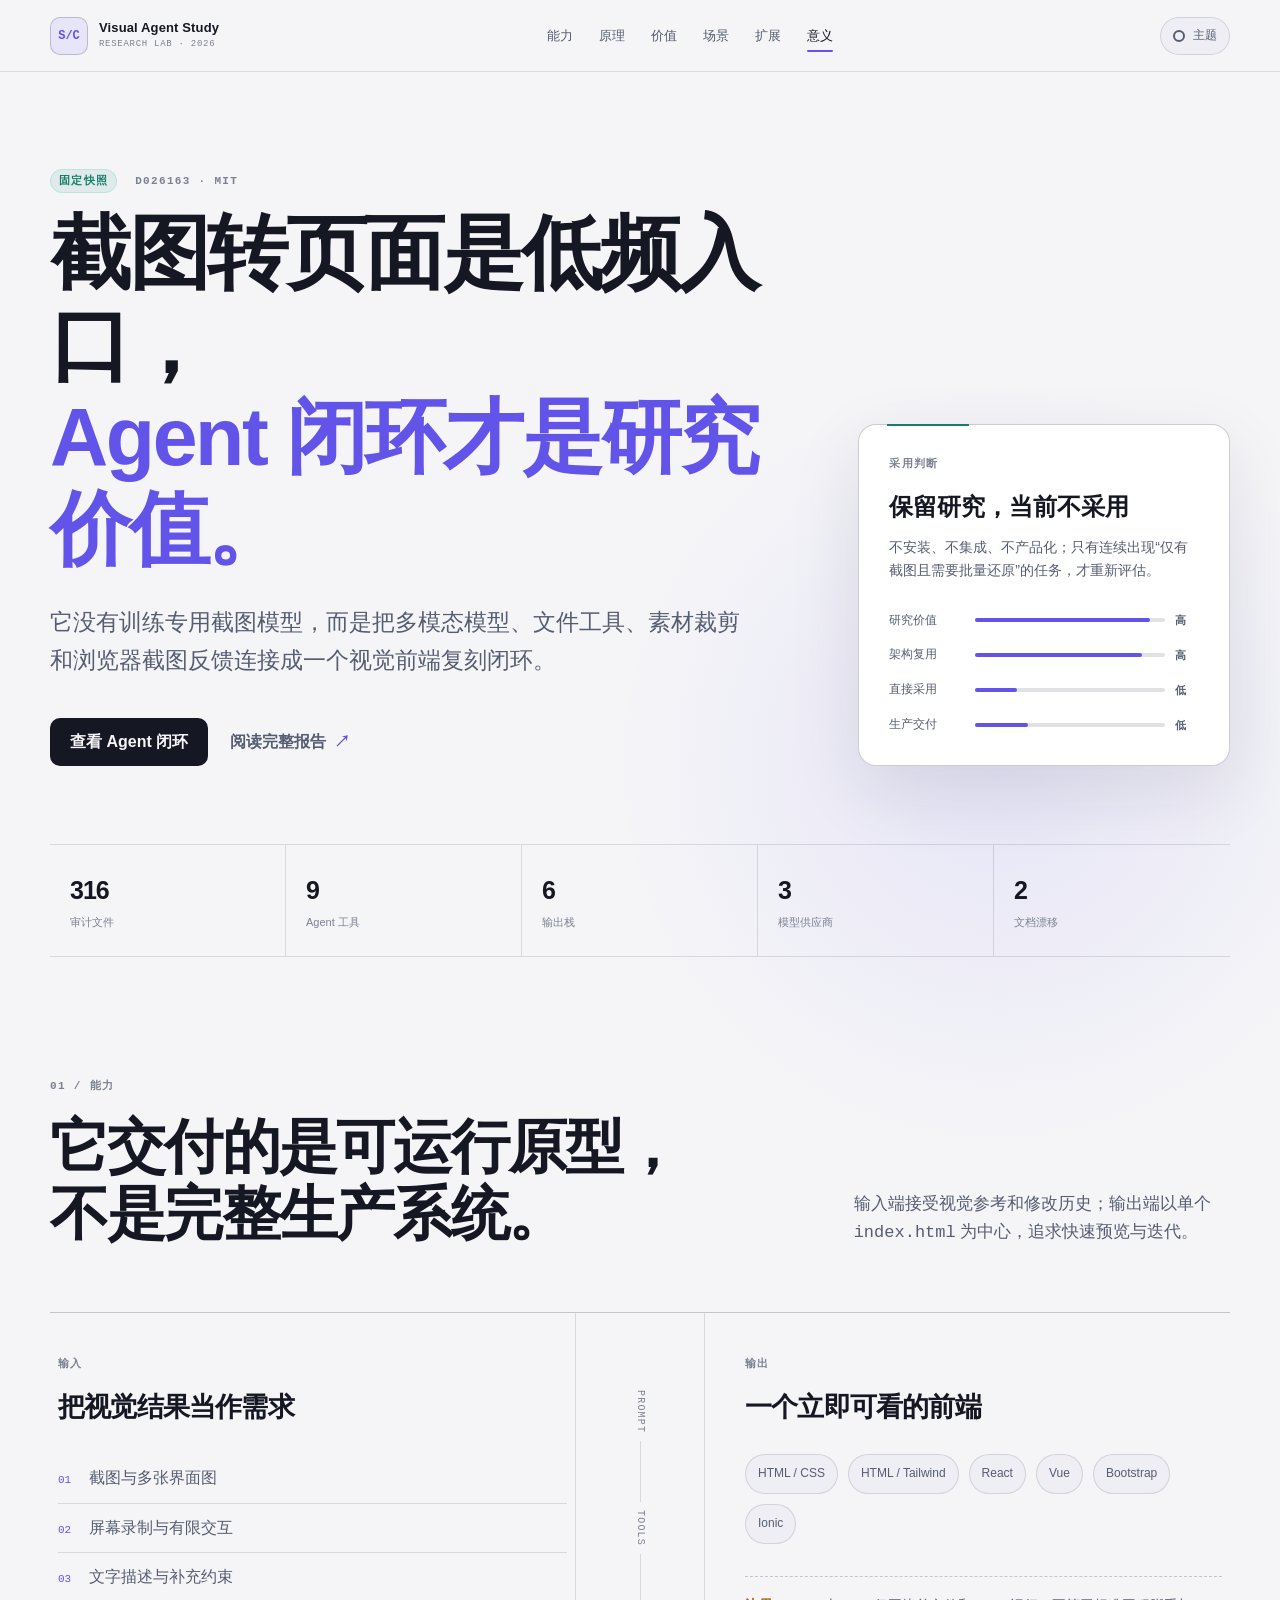
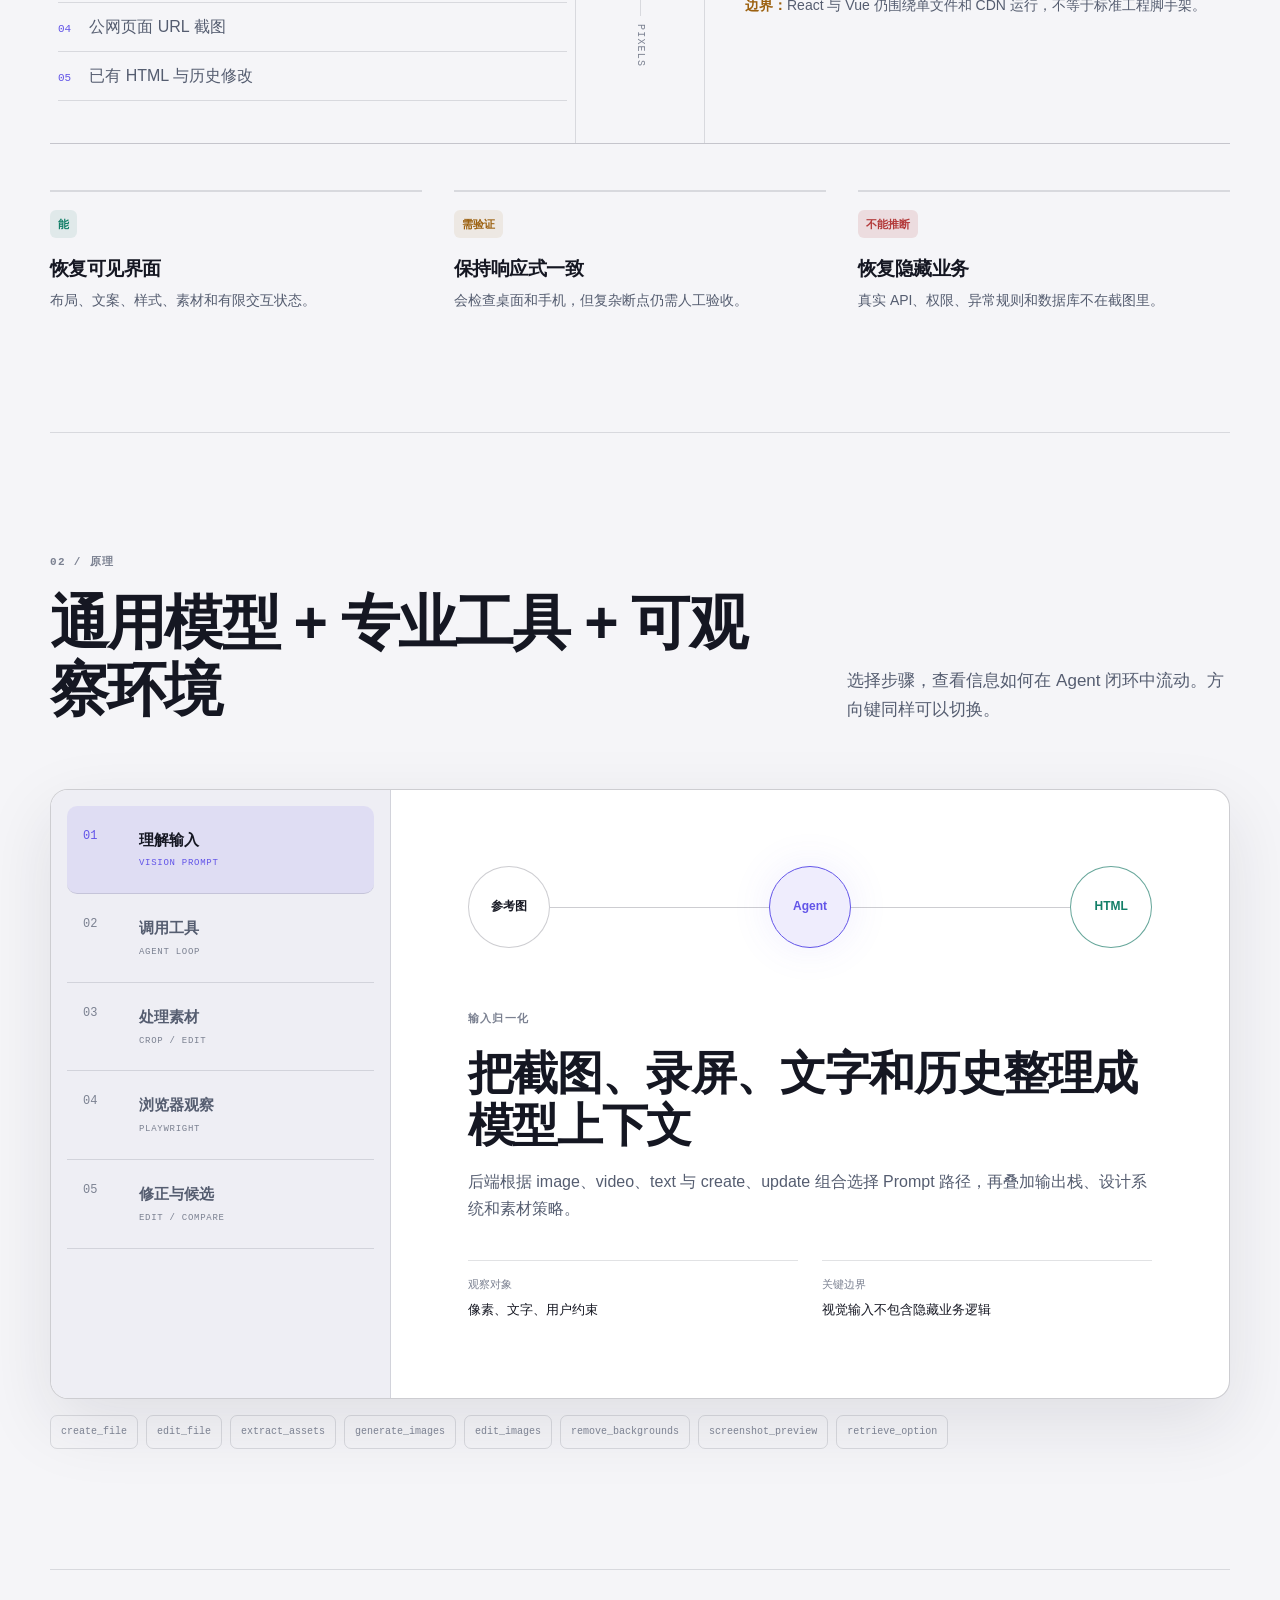
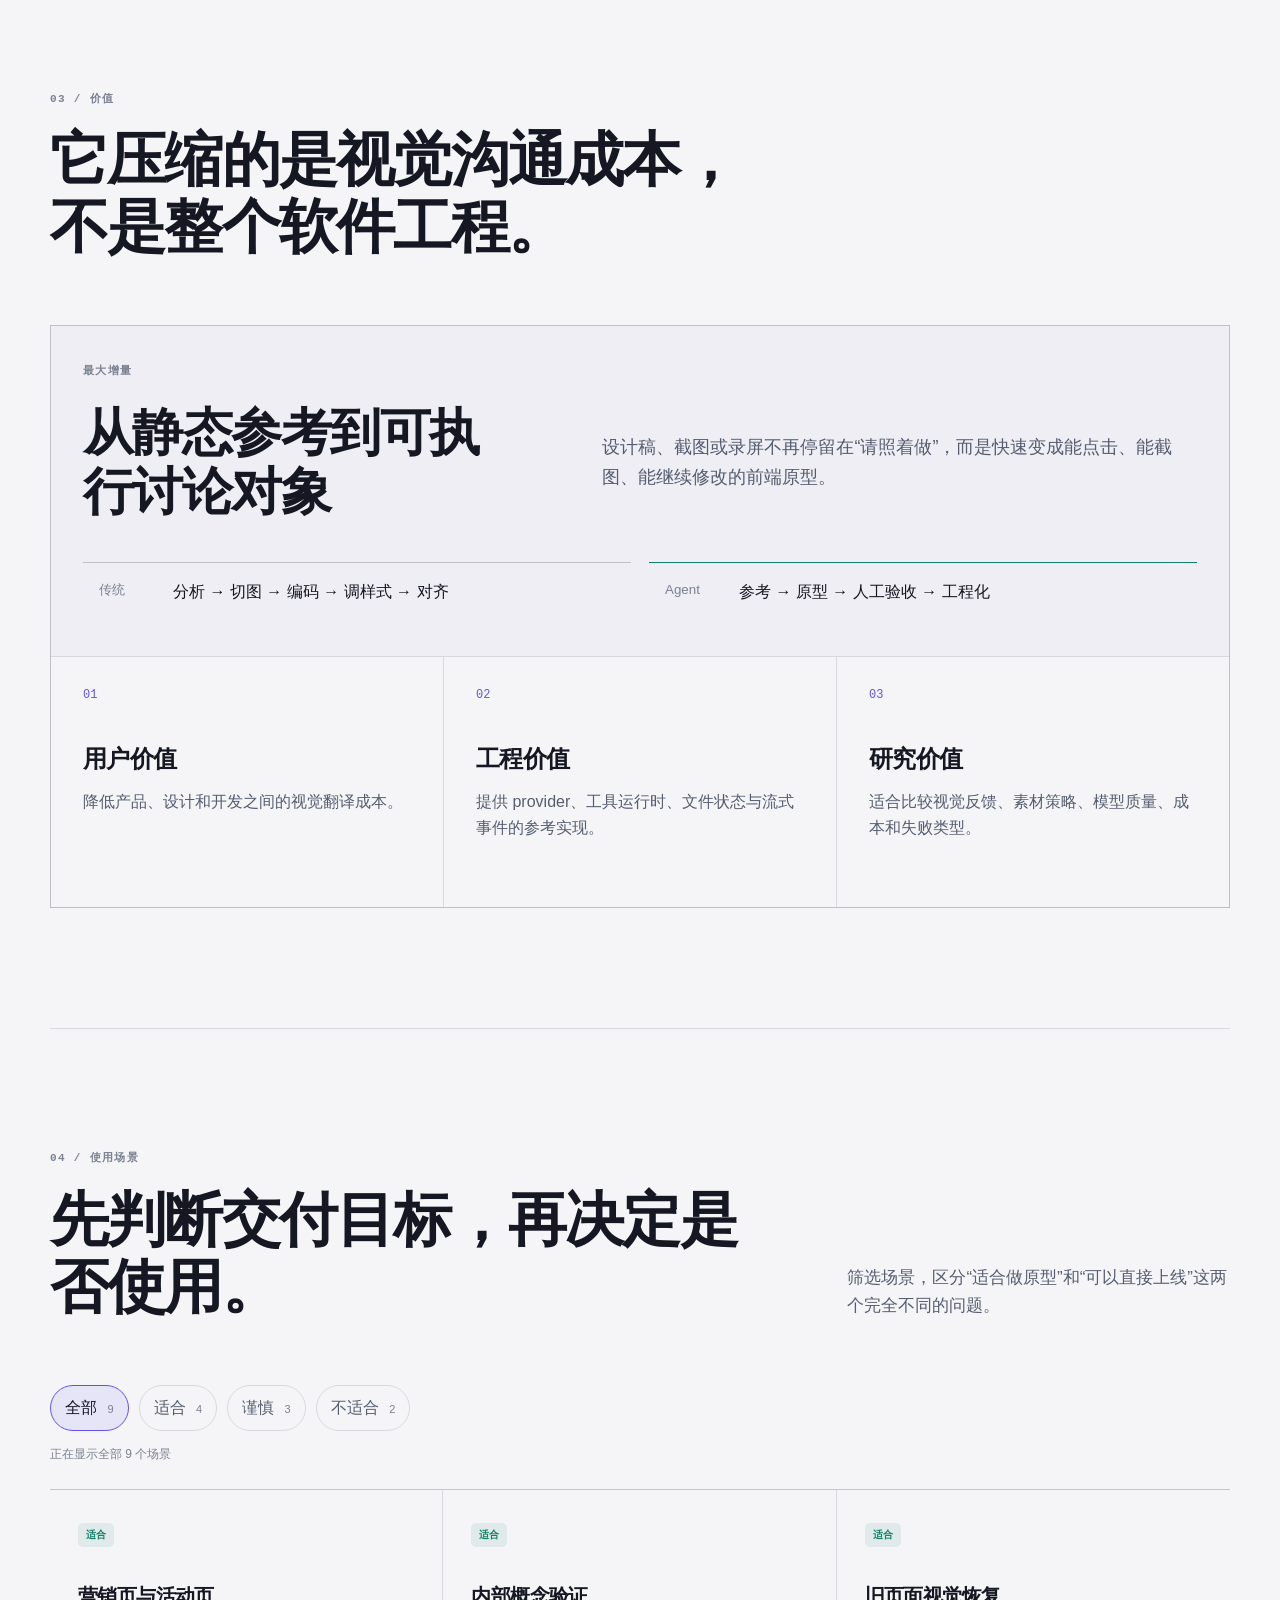
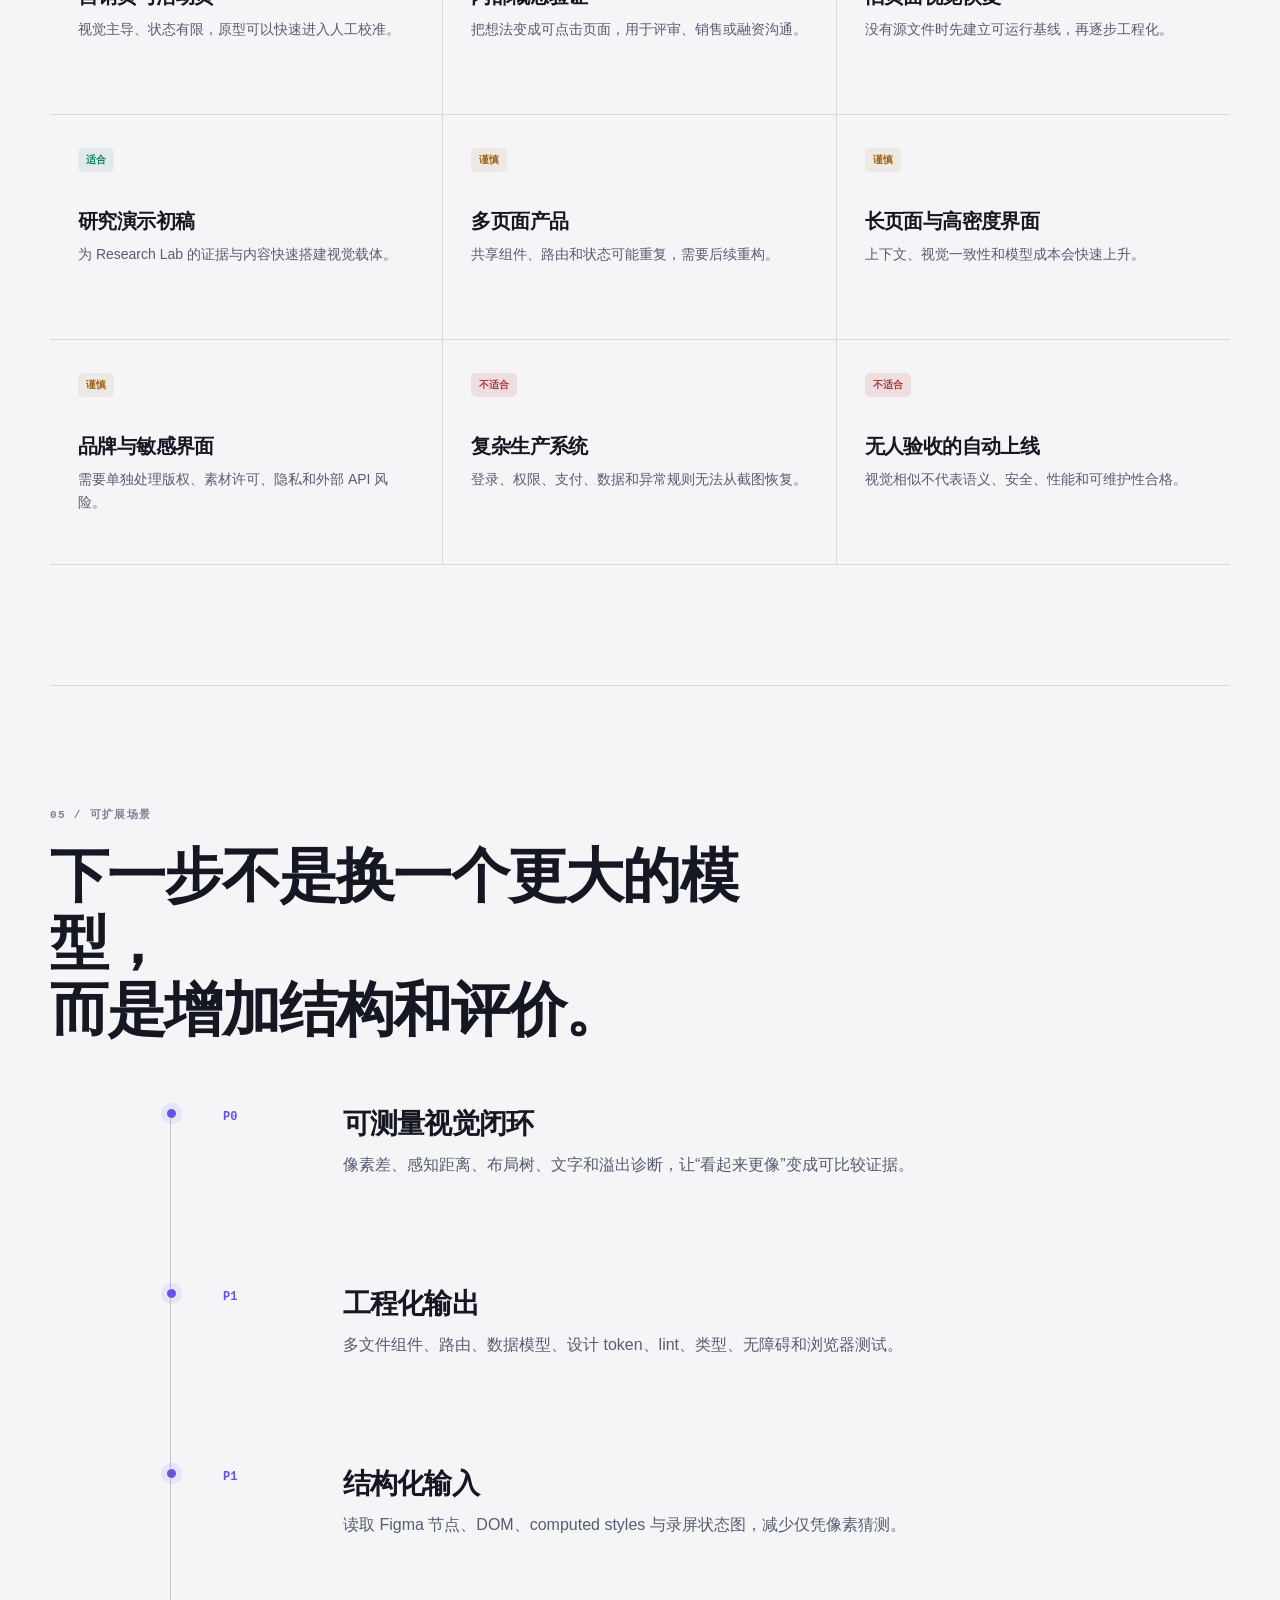
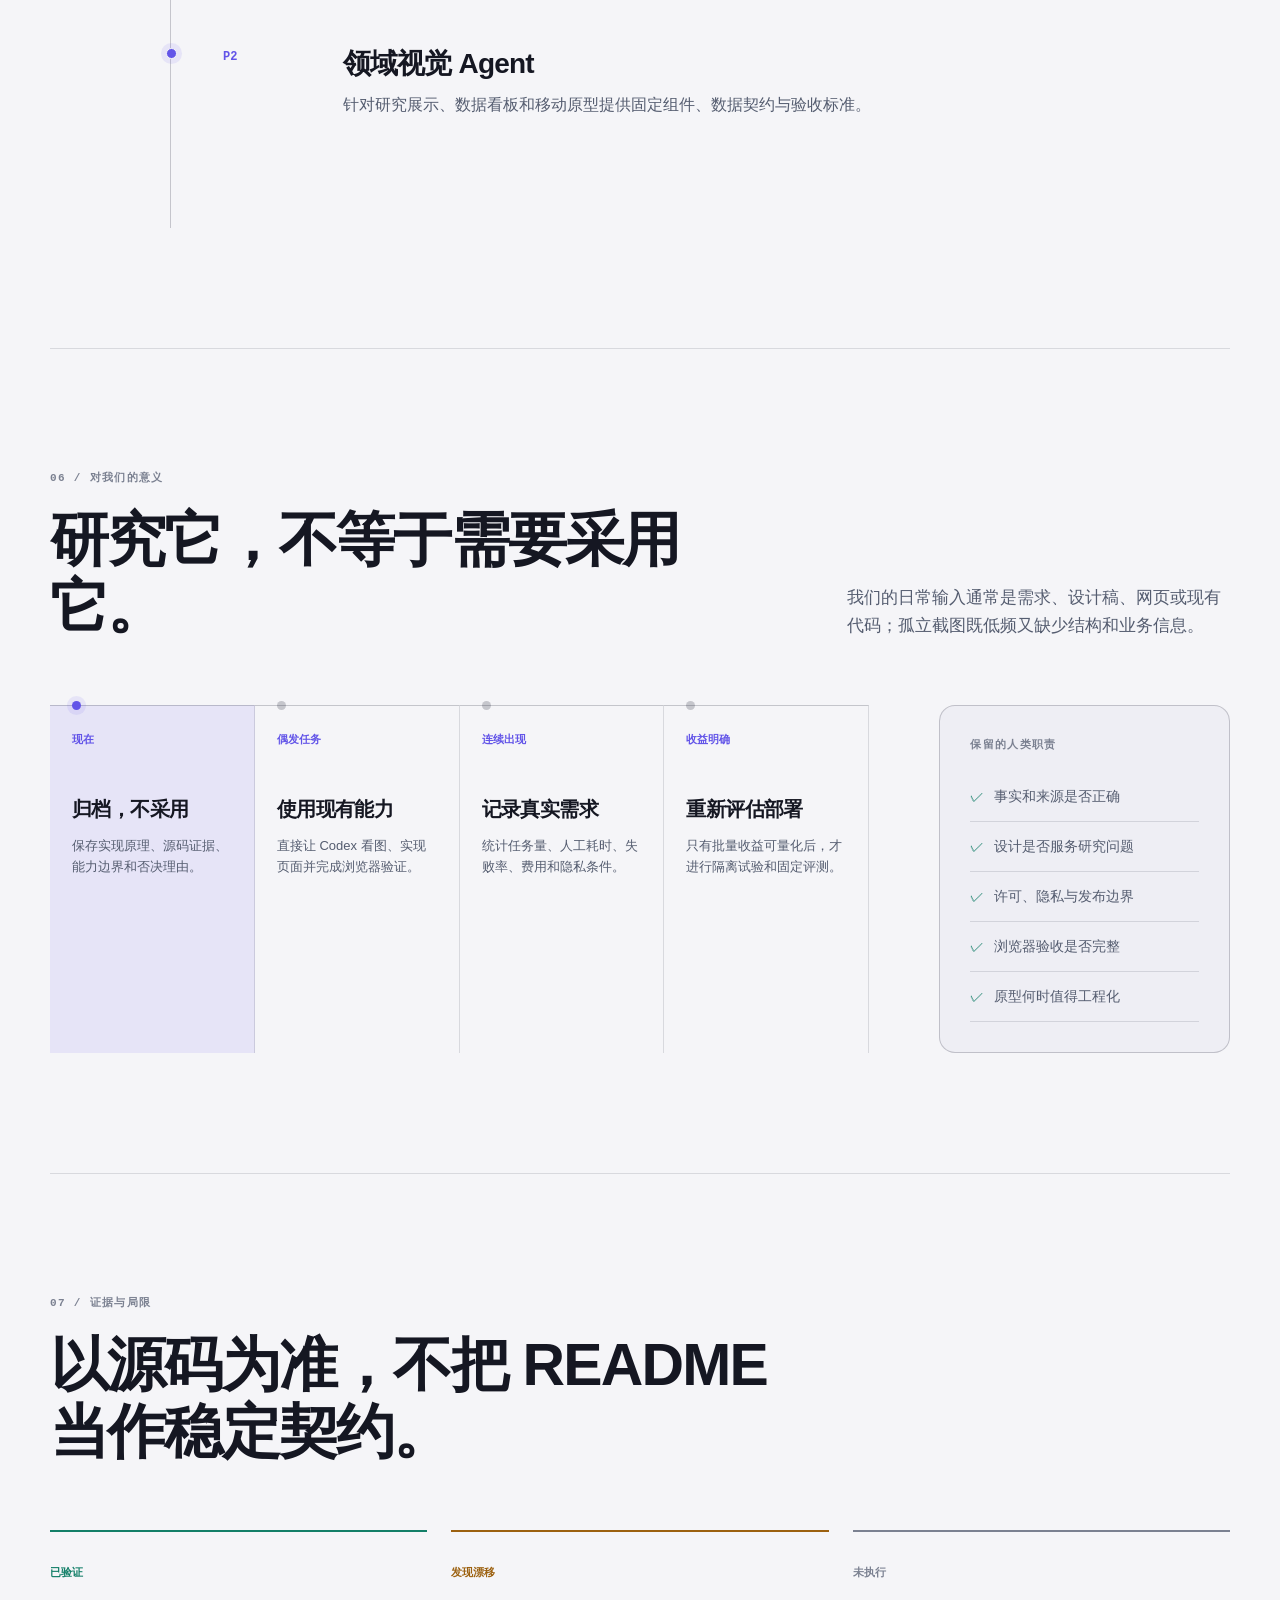
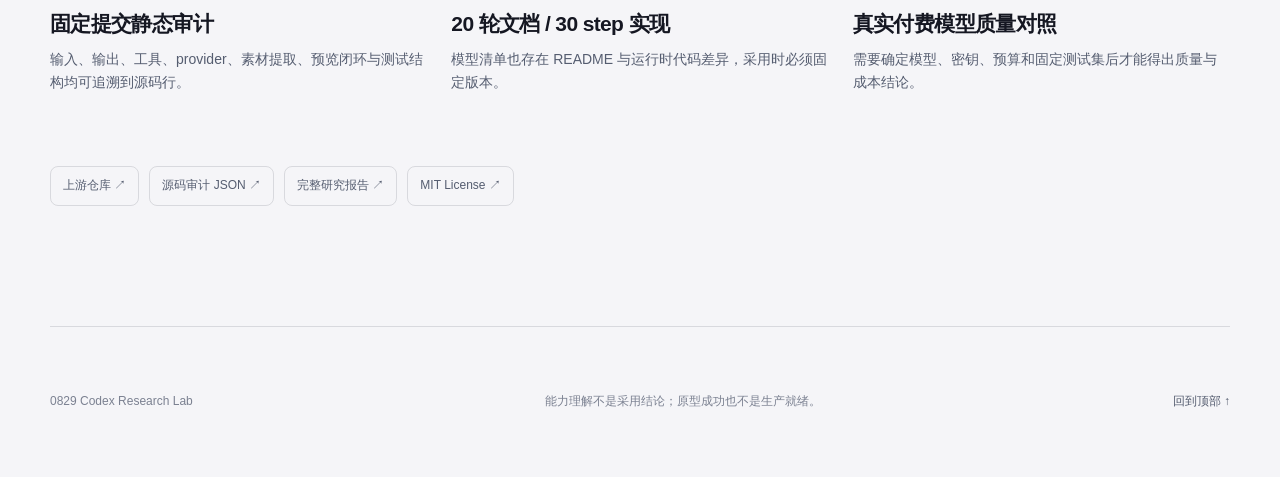
<file: projects/screenshot-to-code-agent-study/demo/index.html>
<!doctype html>
<html lang="zh-CN" data-theme="dark">
  <head>
    <meta charset="utf-8" />
    <meta name="viewport" content="width=device-width, initial-scale=1" />
    <meta
      name="description"
      content="研究 screenshot-to-code 的能力、Agent 原理、价值、场景、扩展方向与对 Research Lab 的意义。"
    />
    <meta name="color-scheme" content="dark light" />
    <title>Screenshot-to-Code 视觉 Agent 能力研究</title>
    <link rel="icon" href="favicon.svg" type="image/svg+xml" />
    <link rel="stylesheet" href="styles.css" />
    <script>
      (() => {
        const saved = localStorage.getItem("stc-study-theme");
        const preferred = matchMedia("(prefers-color-scheme: light)").matches ? "light" : "dark";
        document.documentElement.dataset.theme = saved || preferred;
      })();
    </script>
  </head>
  <body>
    <a class="skip-link" href="#main">跳到主要内容</a>

    <header class="site-header">
      <a class="brand" href="#top" aria-label="返回页面顶部">
        <span class="brand-mark" aria-hidden="true">S/C</span>
        <span>
          <strong>Visual Agent Study</strong>
          <small>Research Lab · 2026</small>
        </span>
      </a>
      <nav class="section-nav" aria-label="研究章节">
        <a href="#capability">能力</a>
        <a href="#mechanism">原理</a>
        <a href="#value">价值</a>
        <a href="#scenarios">场景</a>
        <a href="#extensions">扩展</a>
        <a href="#meaning">意义</a>
      </nav>
      <button class="theme-toggle" id="theme-toggle" type="button" aria-label="切换明暗主题">
        <span aria-hidden="true" class="theme-icon"></span>
        <span class="theme-label">主题</span>
      </button>
    </header>

    <main id="main">
      <section class="hero" id="top" aria-labelledby="hero-title">
        <div class="hero-copy">
          <p class="eyebrow"><span>固定快照</span> d026163 · MIT</p>
          <h1 id="hero-title">截图转页面是低频入口，<em>Agent 闭环才是研究价值。</em></h1>
          <p class="hero-lead">
            它没有训练专用截图模型，而是把多模态模型、文件工具、素材裁剪和浏览器截图反馈连接成一个视觉前端复刻闭环。
          </p>
          <div class="hero-actions">
            <a class="primary-action" href="#mechanism">查看 Agent 闭环</a>
            <a class="text-action" href="https://github.com/yydshly/0829_codex_project/blob/main/projects/screenshot-to-code-agent-study/notes/research-report.md">阅读完整报告 <span>↗</span></a>
          </div>
        </div>

        <aside class="verdict" aria-label="采用结论">
          <p class="panel-label">采用判断</p>
          <strong>保留研究，当前不采用</strong>
          <p>不安装、不集成、不产品化；只有连续出现“仅有截图且需要批量还原”的任务，才重新评估。</p>
          <dl class="score-grid">
            <div><dt>研究价值</dt><dd><span style="--score: 92%"></span><b>高</b></dd></div>
            <div><dt>架构复用</dt><dd><span style="--score: 88%"></span><b>高</b></dd></div>
            <div><dt>直接采用</dt><dd><span style="--score: 22%"></span><b>低</b></dd></div>
            <div><dt>生产交付</dt><dd><span style="--score: 28%"></span><b>低</b></dd></div>
          </dl>
        </aside>
      </section>

      <section class="signal-strip" aria-label="源码审计摘要">
        <div><strong>316</strong><span>审计文件</span></div>
        <div><strong>9</strong><span>Agent 工具</span></div>
        <div><strong>6</strong><span>输出栈</span></div>
        <div><strong>3</strong><span>模型供应商</span></div>
        <div><strong>2</strong><span>文档漂移</span></div>
      </section>

      <section class="section" id="capability" aria-labelledby="capability-title">
        <div class="section-heading">
          <p class="section-index">01 / 能力</p>
          <h2 id="capability-title">它交付的是可运行原型，<br />不是完整生产系统。</h2>
          <p>输入端接受视觉参考和修改历史；输出端以单个 <code>index.html</code> 为中心，追求快速预览与迭代。</p>
        </div>

        <div class="capability-map">
          <article>
            <p class="panel-label">输入</p>
            <h3>把视觉结果当作需求</h3>
            <ul class="plain-list">
              <li><span>01</span>截图与多张界面图</li>
              <li><span>02</span>屏幕录制与有限交互</li>
              <li><span>03</span>文字描述与补充约束</li>
              <li><span>04</span>公网页面 URL 截图</li>
              <li><span>05</span>已有 HTML 与历史修改</li>
            </ul>
          </article>
          <div class="map-bridge" aria-hidden="true">
            <span>Prompt</span><span>Tools</span><span>Pixels</span>
          </div>
          <article>
            <p class="panel-label">输出</p>
            <h3>一个立即可看的前端</h3>
            <div class="stack-cloud" aria-label="支持的输出栈">
              <span>HTML / CSS</span><span>HTML / Tailwind</span><span>React</span>
              <span>Vue</span><span>Bootstrap</span><span>Ionic</span>
            </div>
            <p class="boundary-note"><b>边界：</b>React 与 Vue 仍围绕单文件和 CDN 运行，不等于标准工程脚手架。</p>
          </article>
        </div>

        <div class="truth-row">
          <article><span class="truth yes">能</span><h3>恢复可见界面</h3><p>布局、文案、样式、素材和有限交互状态。</p></article>
          <article><span class="truth maybe">需验证</span><h3>保持响应式一致</h3><p>会检查桌面和手机，但复杂断点仍需人工验收。</p></article>
          <article><span class="truth no">不能推断</span><h3>恢复隐藏业务</h3><p>真实 API、权限、异常规则和数据库不在截图里。</p></article>
        </div>
      </section>

      <section class="section mechanism-section" id="mechanism" aria-labelledby="mechanism-title">
        <div class="section-heading compact">
          <p class="section-index">02 / 原理</p>
          <h2 id="mechanism-title">通用模型 + 专业工具 + 可观察环境</h2>
          <p>选择步骤，查看信息如何在 Agent 闭环中流动。方向键同样可以切换。</p>
        </div>

        <div class="agent-workbench">
          <div class="step-tabs" role="tablist" aria-label="Agent 工作步骤">
            <button role="tab" id="step-tab-0" aria-controls="step-panel" aria-selected="true" tabindex="0" data-step="0">
              <span>01</span><b>理解输入</b><small>Vision prompt</small>
            </button>
            <button role="tab" id="step-tab-1" aria-controls="step-panel" aria-selected="false" tabindex="-1" data-step="1">
              <span>02</span><b>调用工具</b><small>Agent loop</small>
            </button>
            <button role="tab" id="step-tab-2" aria-controls="step-panel" aria-selected="false" tabindex="-1" data-step="2">
              <span>03</span><b>处理素材</b><small>Crop / edit</small>
            </button>
            <button role="tab" id="step-tab-3" aria-controls="step-panel" aria-selected="false" tabindex="-1" data-step="3">
              <span>04</span><b>浏览器观察</b><small>Playwright</small>
            </button>
            <button role="tab" id="step-tab-4" aria-controls="step-panel" aria-selected="false" tabindex="-1" data-step="4">
              <span>05</span><b>修正与候选</b><small>Edit / compare</small>
            </button>
          </div>

          <div class="step-panel" id="step-panel" role="tabpanel" aria-live="polite" aria-labelledby="step-tab-0">
            <div class="step-visual" aria-hidden="true">
              <span class="node node-input">参考图</span>
              <span class="flow-line"></span>
              <span class="node node-agent">Agent</span>
              <span class="flow-line"></span>
              <span class="node node-output">HTML</span>
            </div>
            <p class="panel-label" id="step-kicker">输入归一化</p>
            <h3 id="step-title">把截图、录屏、文字和历史整理成模型上下文</h3>
            <p id="step-description">后端根据 image、video、text 与 create、update 组合选择 Prompt 路径，再叠加输出栈、设计系统和素材策略。</p>
            <dl class="step-facts">
              <div><dt>观察对象</dt><dd id="step-observation">像素、文字、用户约束</dd></div>
              <div><dt>关键边界</dt><dd id="step-boundary">视觉输入不包含隐藏业务逻辑</dd></div>
            </dl>
          </div>
        </div>

        <div class="tool-rail" aria-label="Agent 工具集合">
          <span>create_file</span><span>edit_file</span><span>extract_assets</span><span>generate_images</span>
          <span>edit_images</span><span>remove_backgrounds</span><span>screenshot_preview</span><span>retrieve_option</span>
        </div>
      </section>

      <section class="section" id="value" aria-labelledby="value-title">
        <div class="section-heading">
          <p class="section-index">03 / 价值</p>
          <h2 id="value-title">它压缩的是视觉沟通成本，<br />不是整个软件工程。</h2>
        </div>
        <div class="value-grid">
          <article class="value-primary">
            <p class="panel-label">最大增量</p>
            <h3>从静态参考到可执行讨论对象</h3>
            <p>设计稿、截图或录屏不再停留在“请照着做”，而是快速变成能点击、能截图、能继续修改的前端原型。</p>
            <div class="before-after" aria-label="流程压缩对比">
              <div><small>传统</small><span>分析 → 切图 → 编码 → 调样式 → 对齐</span></div>
              <div><small>Agent</small><span>参考 → 原型 → 人工验收 → 工程化</span></div>
            </div>
          </article>
          <article><span class="value-number">01</span><h3>用户价值</h3><p>降低产品、设计和开发之间的视觉翻译成本。</p></article>
          <article><span class="value-number">02</span><h3>工程价值</h3><p>提供 provider、工具运行时、文件状态与流式事件的参考实现。</p></article>
          <article><span class="value-number">03</span><h3>研究价值</h3><p>适合比较视觉反馈、素材策略、模型质量、成本和失败类型。</p></article>
        </div>
      </section>

      <section class="section" id="scenarios" aria-labelledby="scenarios-title">
        <div class="section-heading compact">
          <p class="section-index">04 / 使用场景</p>
          <h2 id="scenarios-title">先判断交付目标，再决定是否使用。</h2>
          <p>筛选场景，区分“适合做原型”和“可以直接上线”这两个完全不同的问题。</p>
        </div>
        <div class="scenario-filters" role="group" aria-label="场景适配级别">
          <button type="button" aria-pressed="true" data-filter="all">全部 <span>9</span></button>
          <button type="button" aria-pressed="false" data-filter="fit">适合 <span>4</span></button>
          <button type="button" aria-pressed="false" data-filter="caution">谨慎 <span>3</span></button>
          <button type="button" aria-pressed="false" data-filter="avoid">不适合 <span>2</span></button>
        </div>
        <p class="filter-status" id="filter-status" aria-live="polite">正在显示全部 9 个场景</p>
        <div class="scenario-grid">
          <article data-scenario="fit"><span>适合</span><h3>营销页与活动页</h3><p>视觉主导、状态有限，原型可以快速进入人工校准。</p></article>
          <article data-scenario="fit"><span>适合</span><h3>内部概念验证</h3><p>把想法变成可点击页面，用于评审、销售或融资沟通。</p></article>
          <article data-scenario="fit"><span>适合</span><h3>旧页面视觉恢复</h3><p>没有源文件时先建立可运行基线，再逐步工程化。</p></article>
          <article data-scenario="fit"><span>适合</span><h3>研究演示初稿</h3><p>为 Research Lab 的证据与内容快速搭建视觉载体。</p></article>
          <article data-scenario="caution"><span>谨慎</span><h3>多页面产品</h3><p>共享组件、路由和状态可能重复，需要后续重构。</p></article>
          <article data-scenario="caution"><span>谨慎</span><h3>长页面与高密度界面</h3><p>上下文、视觉一致性和模型成本会快速上升。</p></article>
          <article data-scenario="caution"><span>谨慎</span><h3>品牌与敏感界面</h3><p>需要单独处理版权、素材许可、隐私和外部 API 风险。</p></article>
          <article data-scenario="avoid"><span>不适合</span><h3>复杂生产系统</h3><p>登录、权限、支付、数据和异常规则无法从截图恢复。</p></article>
          <article data-scenario="avoid"><span>不适合</span><h3>无人验收的自动上线</h3><p>视觉相似不代表语义、安全、性能和可维护性合格。</p></article>
        </div>
      </section>

      <section class="section" id="extensions" aria-labelledby="extensions-title">
        <div class="section-heading">
          <p class="section-index">05 / 可扩展场景</p>
          <h2 id="extensions-title">下一步不是换一个更大的模型，<br />而是增加结构和评价。</h2>
        </div>
        <div class="extension-roadmap">
          <article>
            <span class="priority">P0</span>
            <div><h3>可测量视觉闭环</h3><p>像素差、感知距离、布局树、文字和溢出诊断，让“看起来更像”变成可比较证据。</p></div>
          </article>
          <article>
            <span class="priority">P1</span>
            <div><h3>工程化输出</h3><p>多文件组件、路由、数据模型、设计 token、lint、类型、无障碍和浏览器测试。</p></div>
          </article>
          <article>
            <span class="priority">P1</span>
            <div><h3>结构化输入</h3><p>读取 Figma 节点、DOM、computed styles 与录屏状态图，减少仅凭像素猜测。</p></div>
          </article>
          <article>
            <span class="priority">P2</span>
            <div><h3>领域视觉 Agent</h3><p>针对研究展示、数据看板和移动原型提供固定组件、数据契约与验收标准。</p></div>
          </article>
        </div>
      </section>

      <section class="section meaning-section" id="meaning" aria-labelledby="meaning-title">
        <div class="section-heading compact">
          <p class="section-index">06 / 对我们的意义</p>
          <h2 id="meaning-title">研究它，不等于需要采用它。</h2>
          <p>我们的日常输入通常是需求、设计稿、网页或现有代码；孤立截图既低频又缺少结构和业务信息。</p>
        </div>
        <div class="meaning-layout">
          <div class="adoption-path" aria-label="建议采用路线">
            <article class="current"><span>现在</span><h3>归档，不采用</h3><p>保存实现原理、源码证据、能力边界和否决理由。</p></article>
            <article><span>偶发任务</span><h3>使用现有能力</h3><p>直接让 Codex 看图、实现页面并完成浏览器验证。</p></article>
            <article><span>连续出现</span><h3>记录真实需求</h3><p>统计任务量、人工耗时、失败率、费用和隐私条件。</p></article>
            <article><span>收益明确</span><h3>重新评估部署</h3><p>只有批量收益可量化后，才进行隔离试验和固定评测。</p></article>
          </div>
          <aside class="keep-decide">
            <p class="panel-label">保留的人类职责</p>
            <ul>
              <li>事实和来源是否正确</li>
              <li>设计是否服务研究问题</li>
              <li>许可、隐私与发布边界</li>
              <li>浏览器验收是否完整</li>
              <li>原型何时值得工程化</li>
            </ul>
          </aside>
        </div>
      </section>

      <section class="section evidence-section" id="evidence" aria-labelledby="evidence-title">
        <div class="section-heading compact">
          <p class="section-index">07 / 证据与局限</p>
          <h2 id="evidence-title">以源码为准，不把 README 当作稳定契约。</h2>
        </div>
        <div class="evidence-grid">
          <article>
            <span class="evidence-status">已验证</span>
            <h3>固定提交静态审计</h3>
            <p>输入、输出、工具、provider、素材提取、预览闭环与测试结构均可追溯到源码行。</p>
          </article>
          <article>
            <span class="evidence-status warning">发现漂移</span>
            <h3>20 轮文档 / 30 step 实现</h3>
            <p>模型清单也存在 README 与运行时代码差异，采用时必须固定版本。</p>
          </article>
          <article>
            <span class="evidence-status neutral">未执行</span>
            <h3>真实付费模型质量对照</h3>
            <p>需要确定模型、密钥、预算和固定测试集后才能得出质量与成本结论。</p>
          </article>
        </div>
        <div class="source-links">
          <a href="https://github.com/abi/screenshot-to-code" rel="noreferrer">上游仓库 ↗</a>
          <a href="https://github.com/yydshly/0829_codex_project/blob/main/projects/screenshot-to-code-agent-study/data/source-audit.json">源码审计 JSON ↗</a>
          <a href="https://github.com/yydshly/0829_codex_project/blob/main/projects/screenshot-to-code-agent-study/notes/research-report.md">完整研究报告 ↗</a>
          <a href="https://github.com/abi/screenshot-to-code/blob/main/LICENSE" rel="noreferrer">MIT License ↗</a>
        </div>
      </section>
    </main>

    <footer>
      <p>0829 Codex Research Lab</p>
      <p>能力理解不是采用结论；原型成功也不是生产就绪。</p>
      <a href="#top">回到顶部 ↑</a>
    </footer>

    <script src="app.js"></script>
  </body>
</html>
</file>
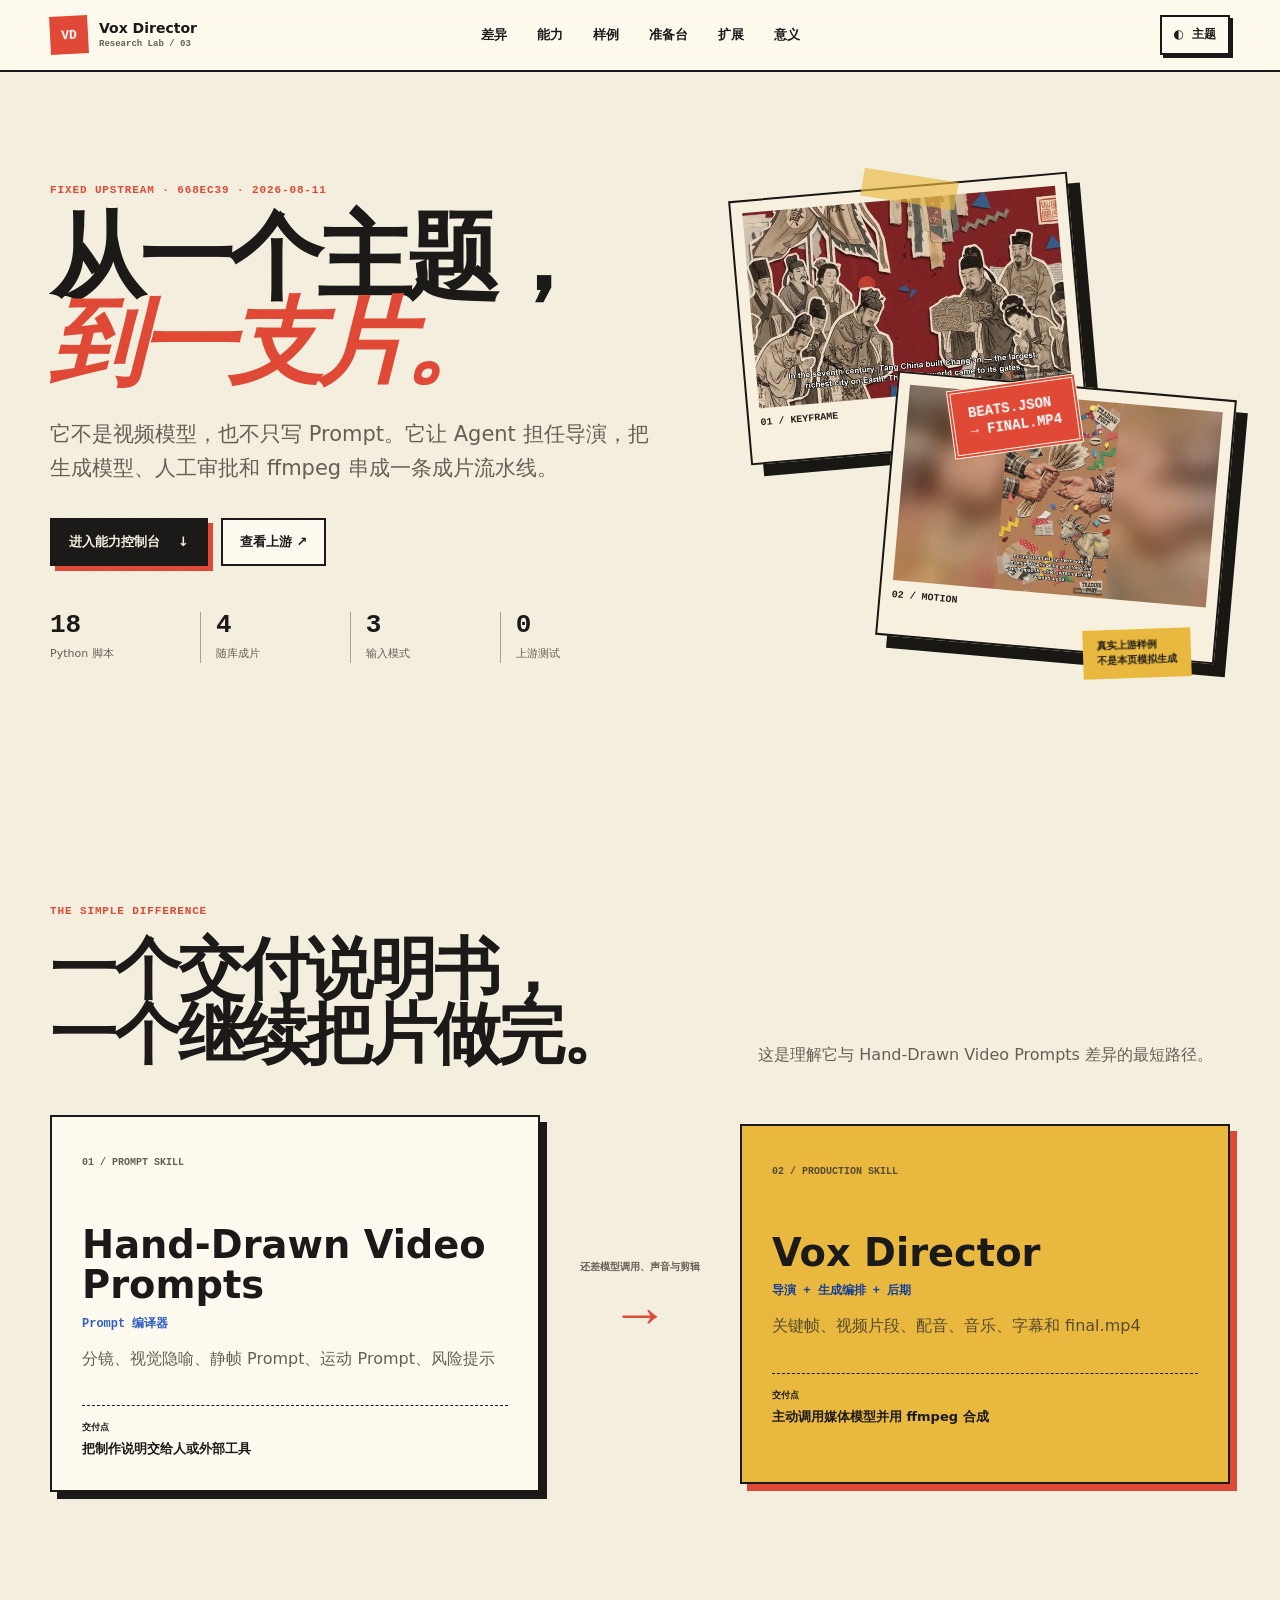
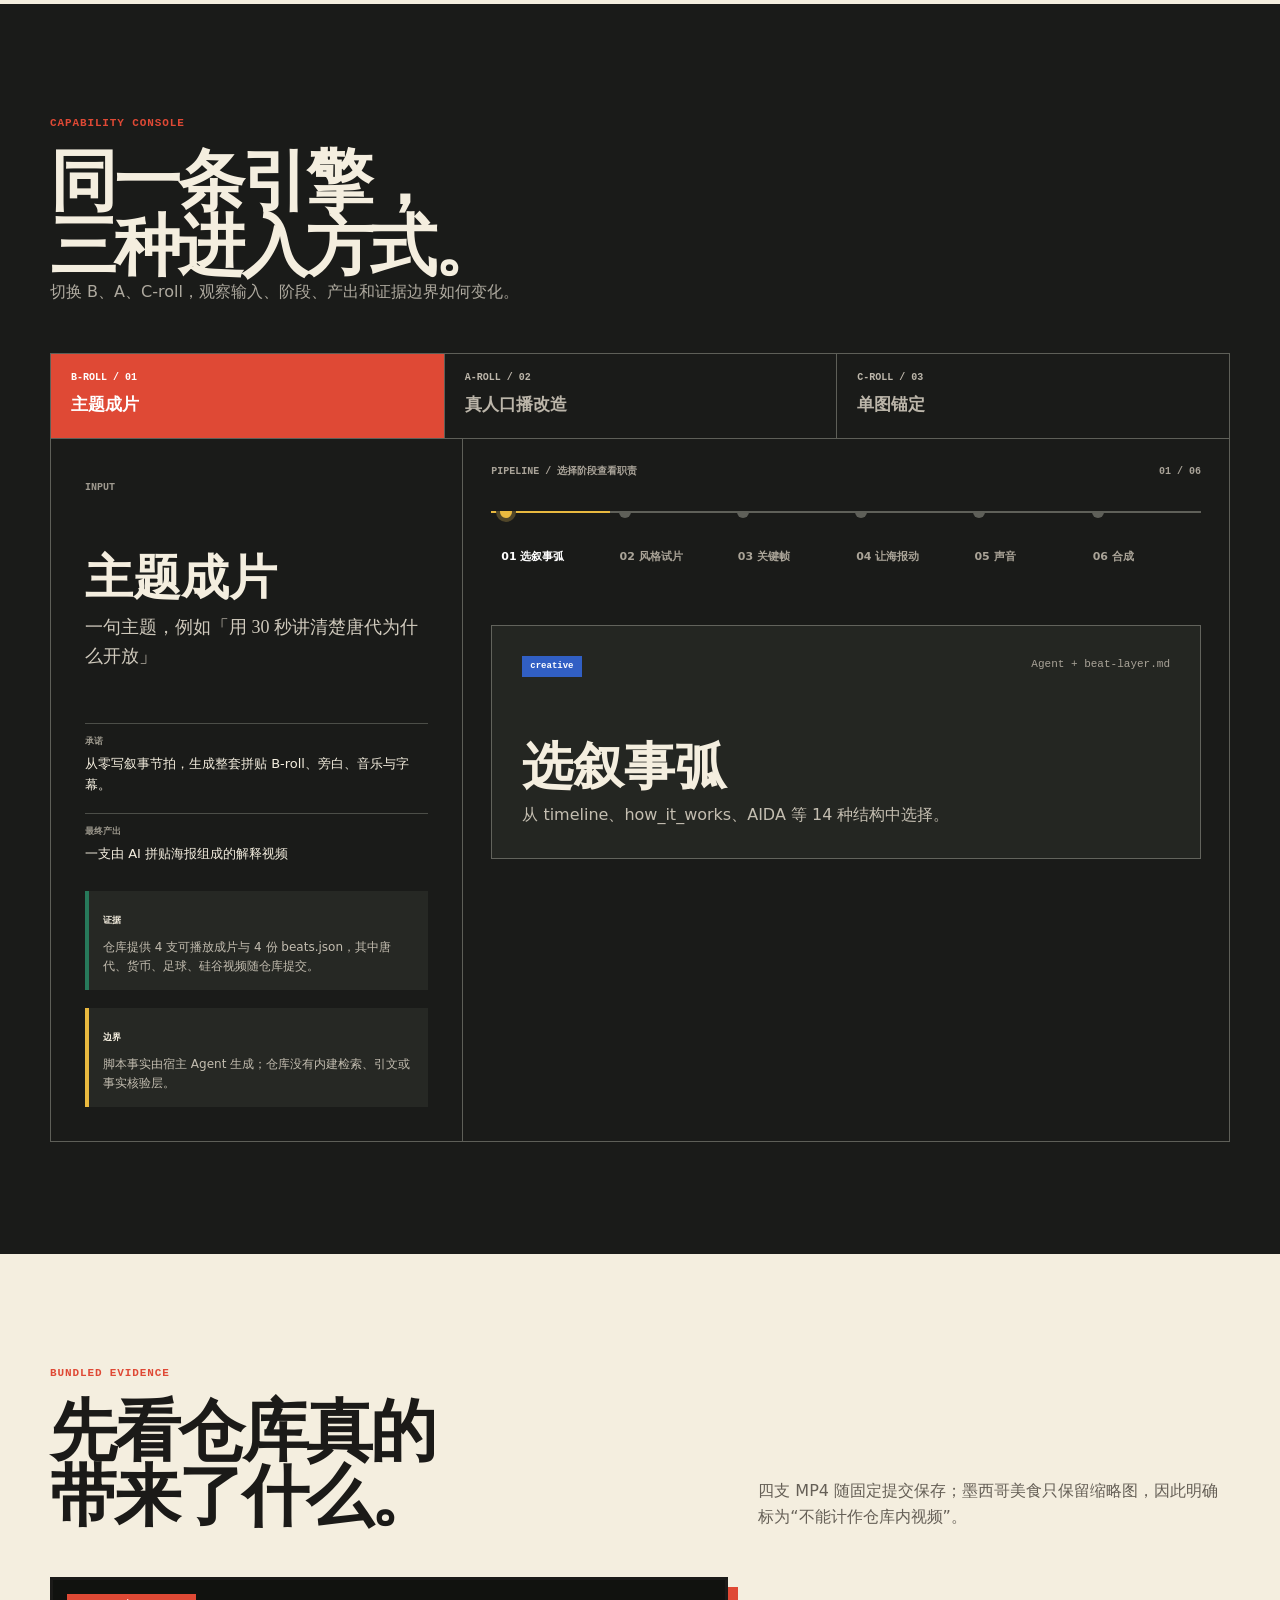
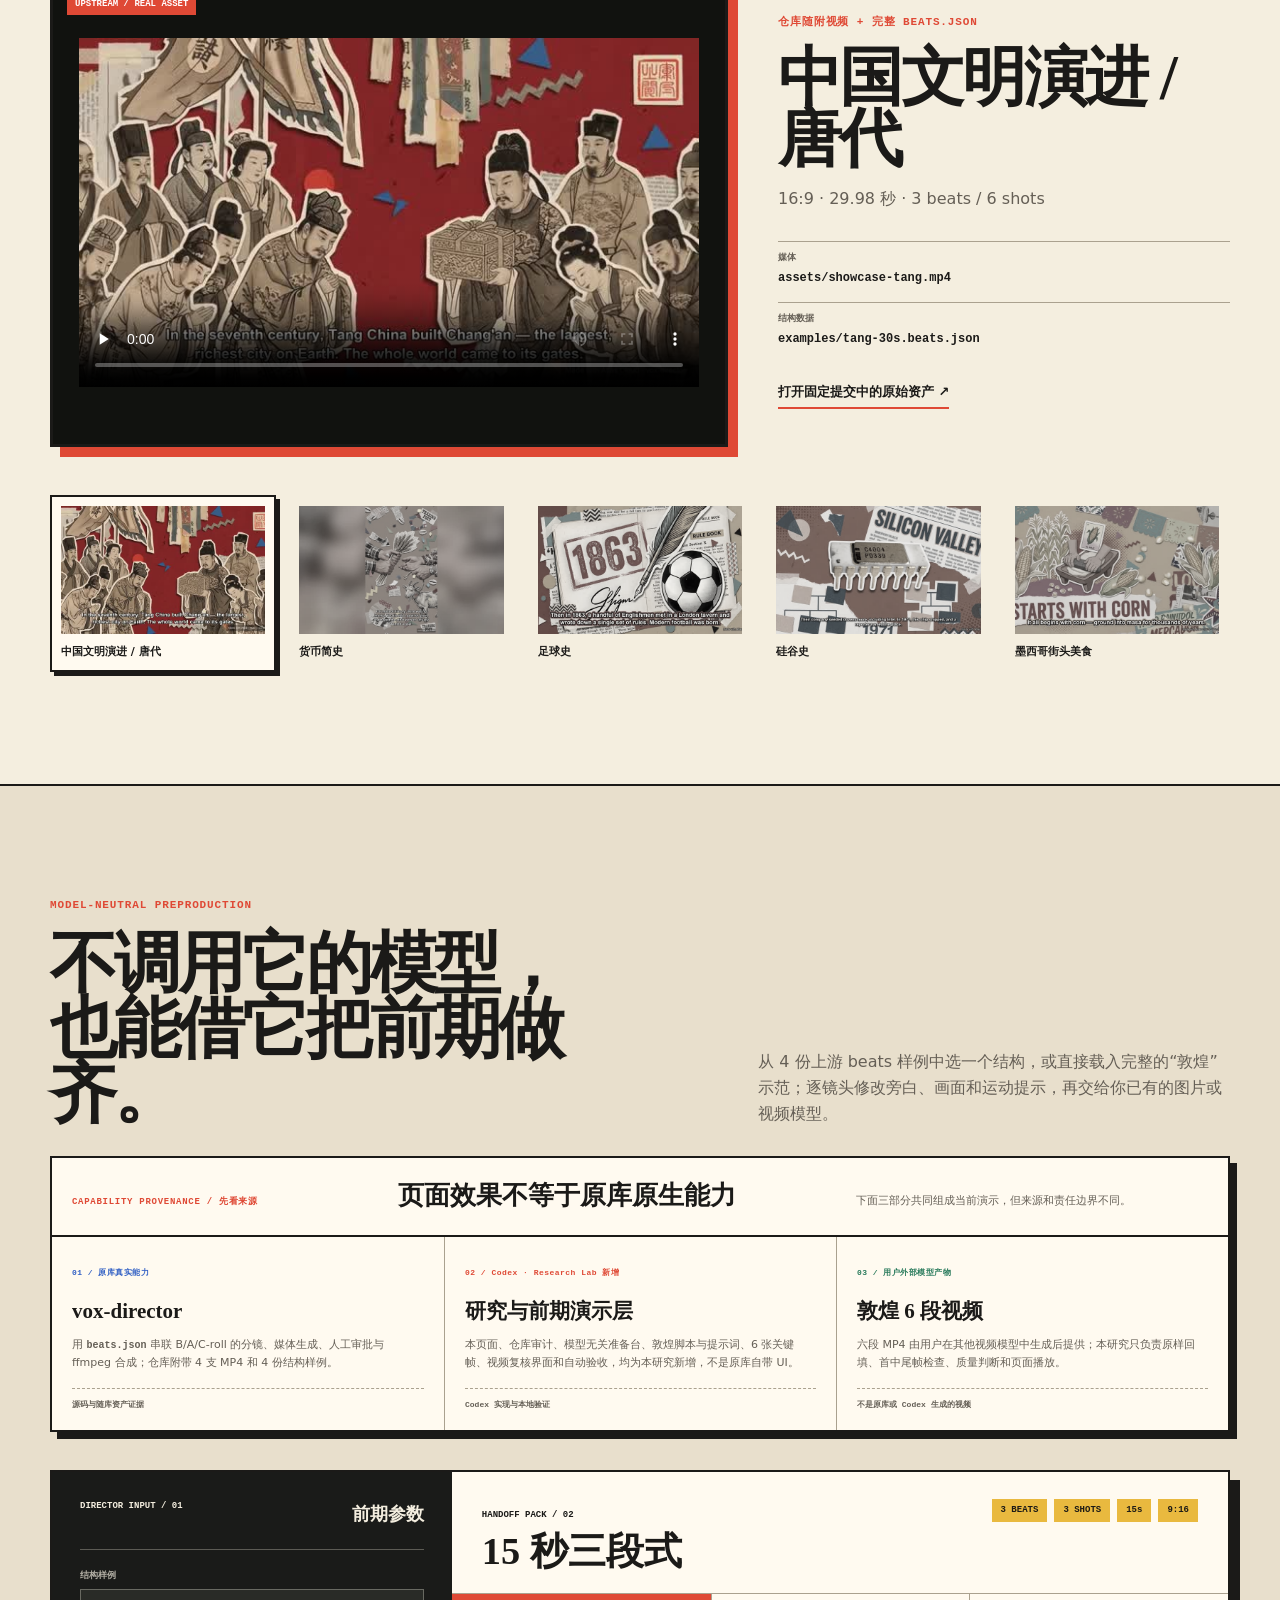
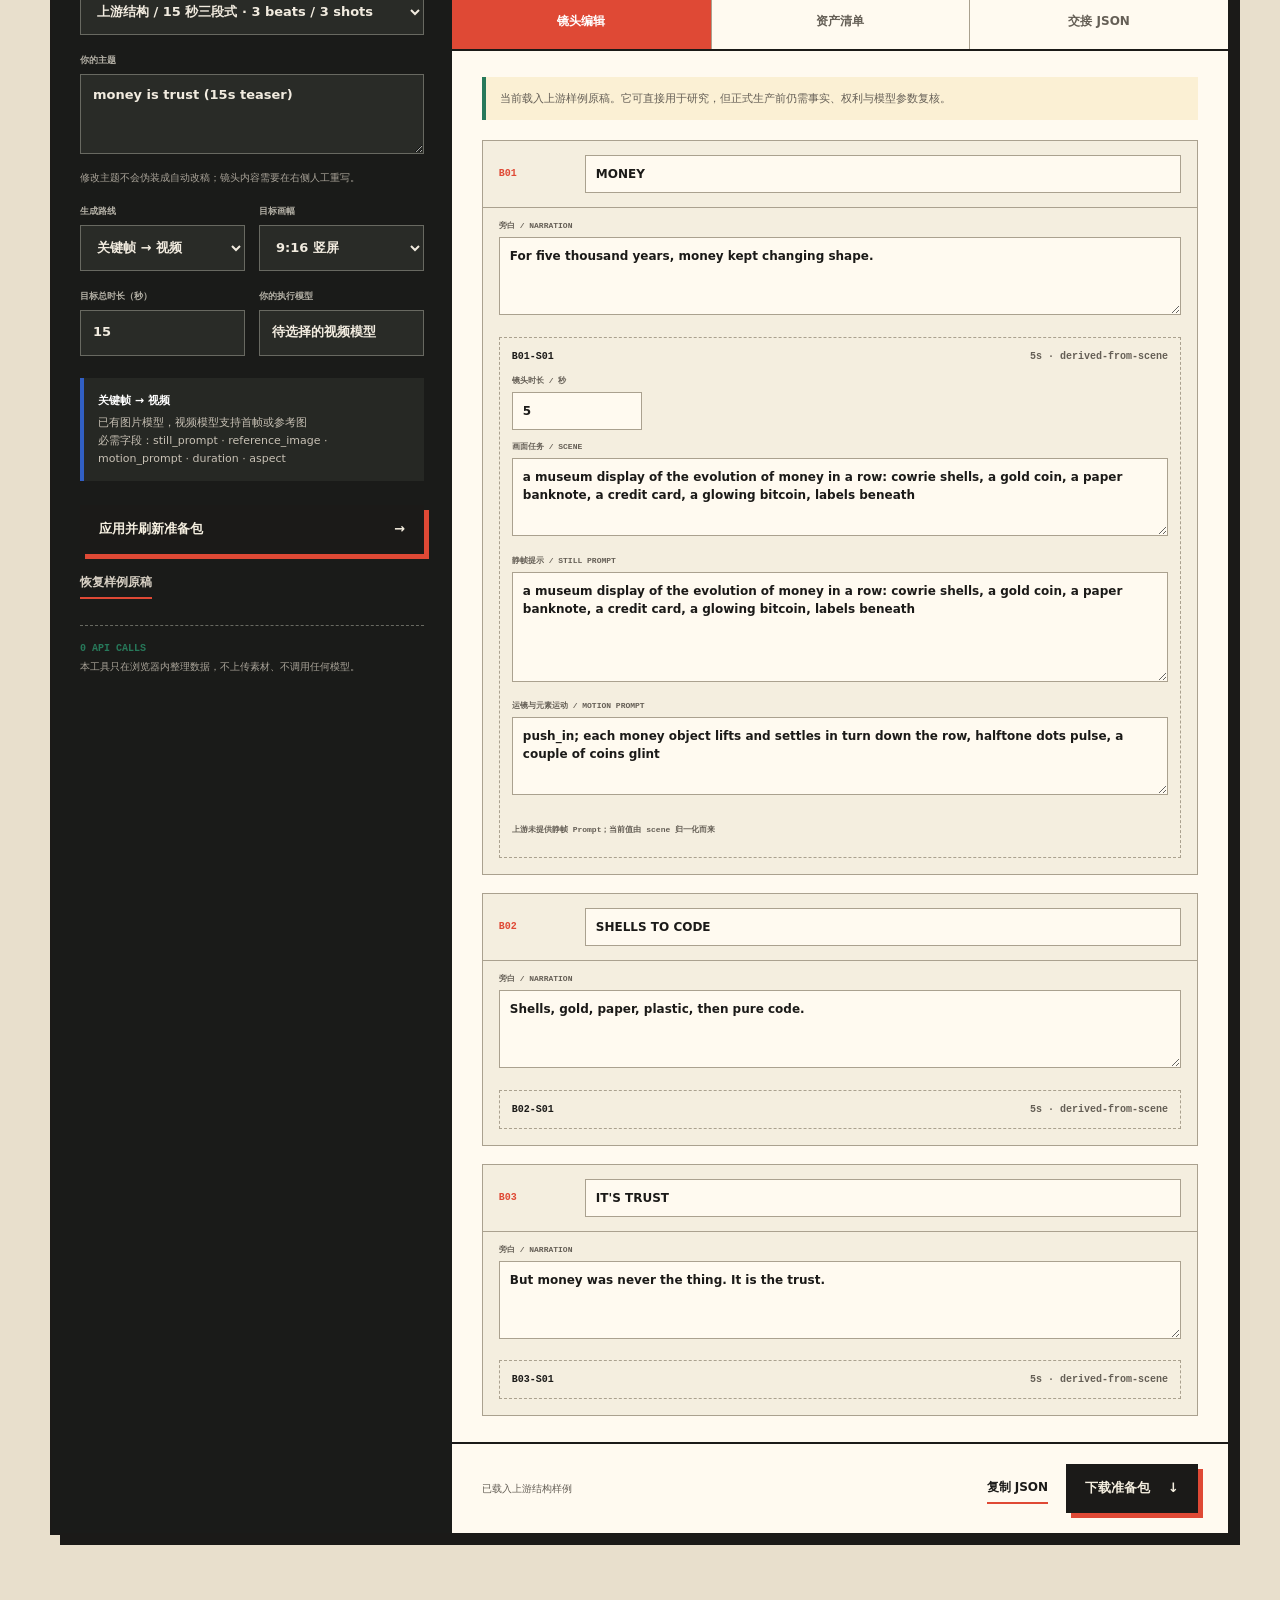
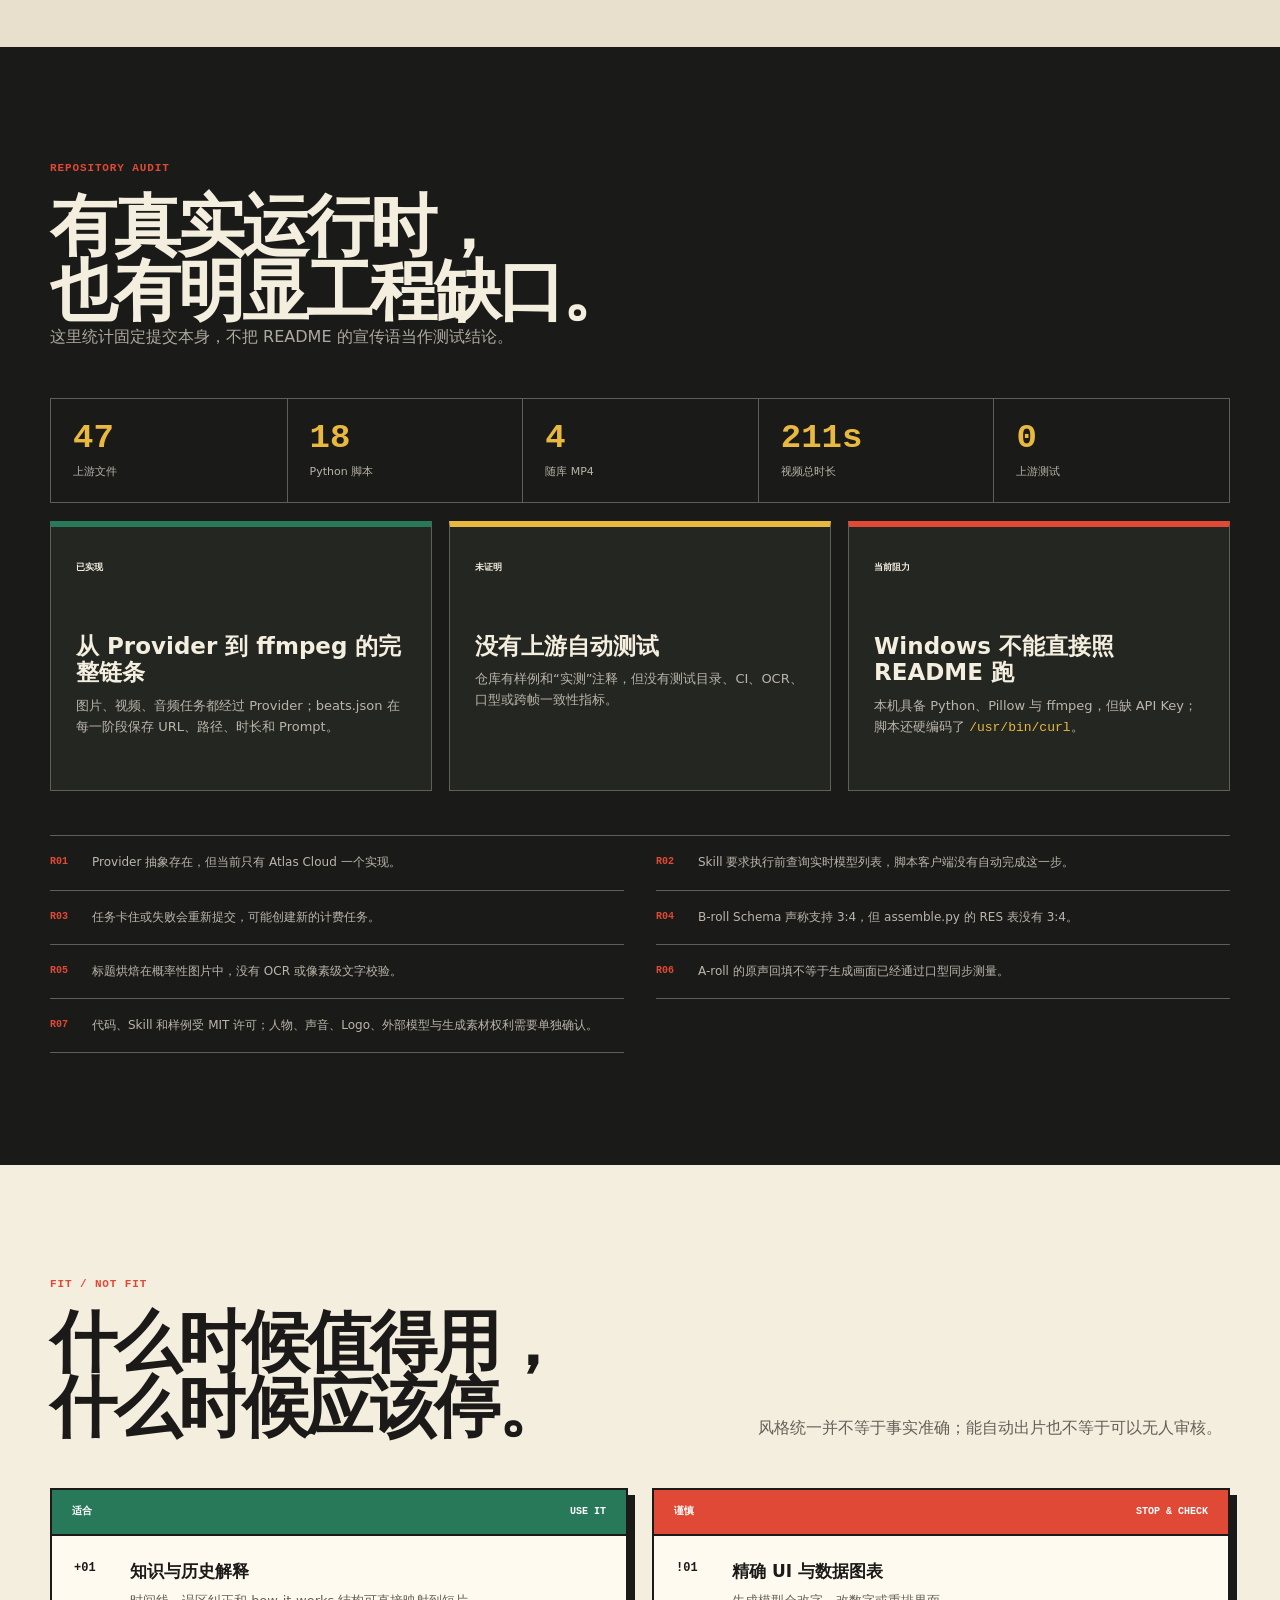
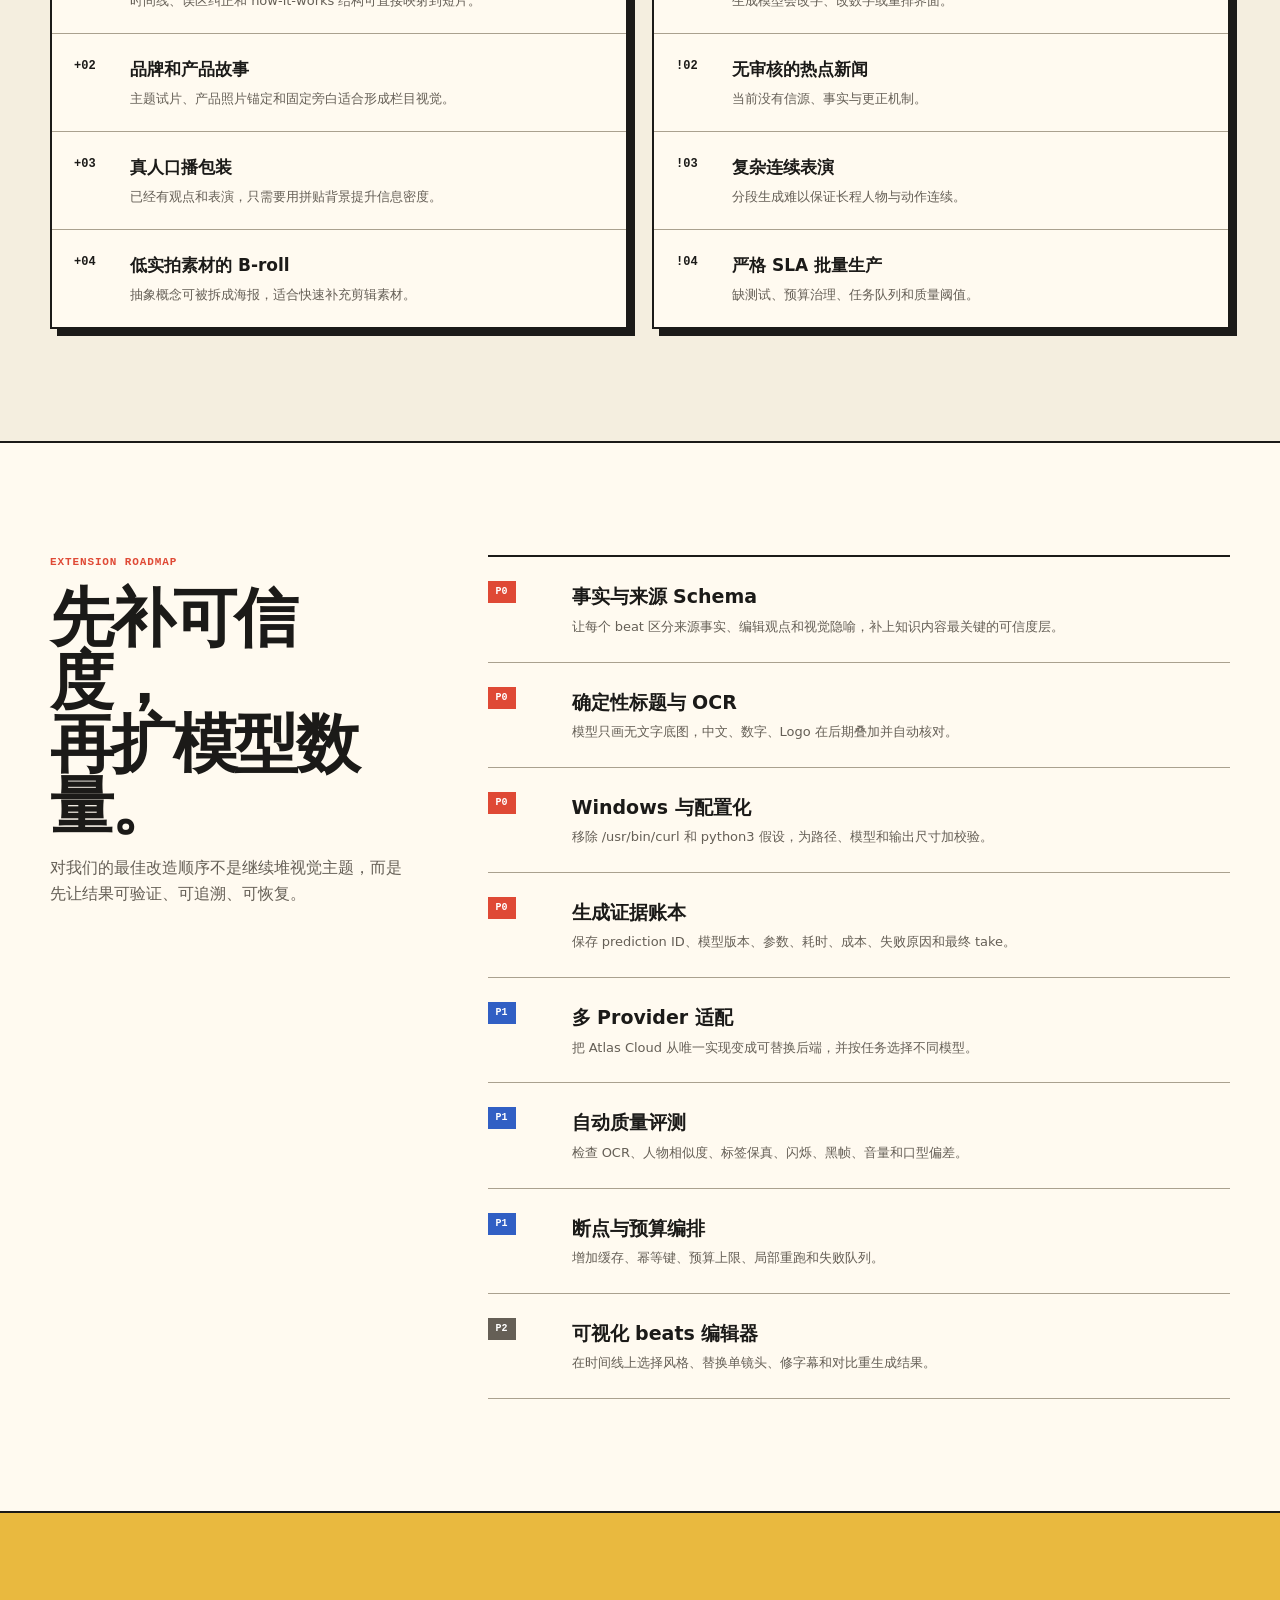
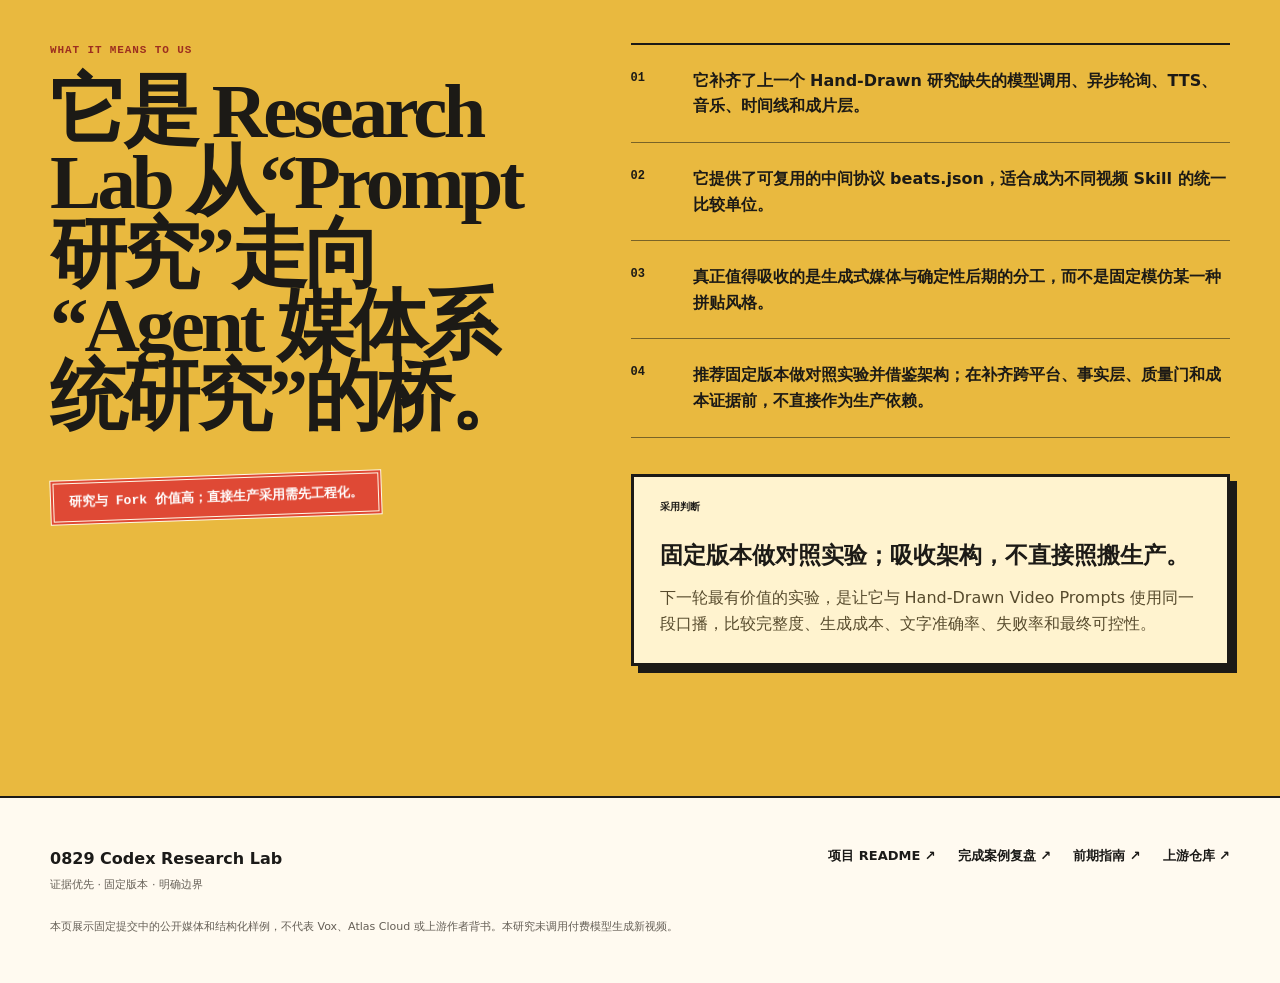
<file: projects/vox-director-study/demo/index.html>
<!doctype html>
<html lang="zh-CN">
<head>
  <meta charset="utf-8">
  <meta name="viewport" content="width=device-width, initial-scale=1">
  <meta name="description" content="Vox Director 端到端 AI 视频 Skill 的能力、样例、边界与采用价值研究。">
  <title>Vox Director｜从 Prompt 到成片的能力研究</title>
  <link rel="icon" href="favicon.svg" type="image/svg+xml">
  <link rel="stylesheet" href="styles.css">
</head>
<body>
  <a class="skip-link" href="#main">跳到主要内容</a>
  <header class="site-header">
    <a class="brand" href="#overview" aria-label="返回页面顶部">
      <span class="brand-mark">VD</span>
      <span><strong>Vox Director</strong><small>Research Lab / 03</small></span>
    </a>
    <nav class="site-nav" aria-label="页面章节">
      <a href="#contrast">差异</a>
      <a href="#modes">能力</a>
      <a href="#samples">样例</a>
      <a href="#prep">准备台</a>
      <a href="#case-study" id="case-nav-link" hidden>完成案例</a>
      <a href="#roadmap">扩展</a>
      <a href="#meaning">意义</a>
    </nav>
    <button class="theme-button" id="theme-button" type="button" aria-label="切换明暗主题" aria-pressed="false">
      <span aria-hidden="true">◐</span><span class="theme-label">主题</span>
    </button>
  </header>

  <main id="main">
    <section class="hero paper-section" id="overview">
      <div class="hero-copy">
        <p class="eyebrow">FIXED UPSTREAM · 668EC39 · 2026-08-11</p>
        <h1>从一个主题，<br><em>到一支片。</em></h1>
        <p class="hero-lede">它不是视频模型，也不只写 Prompt。它让 Agent 担任导演，把生成模型、人工审批和 ffmpeg 串成一条成片流水线。</p>
        <div class="hero-actions">
          <a class="button button-primary" href="#modes">进入能力控制台 <span>↓</span></a>
          <a class="button button-quiet" href="https://github.com/Alisa0808/vox-director" target="_blank" rel="noreferrer">查看上游 ↗</a>
        </div>
        <dl class="hero-metrics" aria-label="仓库摘要">
          <div><dt id="metric-python">18</dt><dd>Python 脚本</dd></div>
          <div><dt id="metric-videos">4</dt><dd>随库成片</dd></div>
          <div><dt id="metric-modes">3</dt><dd>输入模式</dd></div>
          <div><dt id="metric-tests">0</dt><dd>上游测试</dd></div>
        </dl>
      </div>
      <div class="hero-stage" aria-label="从结构化分镜到成片的视觉示意">
        <figure class="paper-frame frame-one">
          <img src="assets/tang.jpg" alt="上游唐代拼贴视频缩略图">
          <figcaption>01 / KEYFRAME</figcaption>
        </figure>
        <figure class="paper-frame frame-two">
          <img src="assets/money.jpg" alt="上游货币简史视频缩略图">
          <figcaption>02 / MOTION</figcaption>
        </figure>
        <div class="tape tape-top" aria-hidden="true"></div>
        <div class="stage-stamp">BEATS.JSON<br>→ FINAL.MP4</div>
        <p class="stage-note">真实上游样例<br>不是本页模拟生成</p>
      </div>
    </section>

    <section class="section-shell contrast-section" id="contrast">
      <header class="section-heading split-heading">
        <div><p class="eyebrow">THE SIMPLE DIFFERENCE</p><h2>一个交付说明书，<br>一个继续把片做完。</h2></div>
        <p>这是理解它与 Hand-Drawn Video Prompts 差异的最短路径。</p>
      </header>
      <div class="comparison-track">
        <article class="comparison-card prompt-card">
          <span class="card-index">01 / PROMPT SKILL</span>
          <h3 id="hand-name">Hand-Drawn Video Prompts</h3>
          <p class="role" id="hand-role">Prompt 编译器</p>
          <p id="hand-output">输出分镜、双 Prompt 与风险提示。</p>
          <div class="stop-line"><span>交付点</span><strong id="hand-stop">把制作说明交给人或外部工具</strong></div>
        </article>
        <div class="comparison-arrow" aria-hidden="true"><span>还差模型调用、声音与剪辑</span><b>→</b></div>
        <article class="comparison-card director-card">
          <span class="card-index">02 / PRODUCTION SKILL</span>
          <h3 id="vox-name">Vox Director</h3>
          <p class="role" id="vox-role">导演 + 生成编排 + 后期</p>
          <p id="vox-output">继续生成关键帧、视频、声音和 final.mp4。</p>
          <div class="stop-line"><span>交付点</span><strong id="vox-stop">主动调用媒体模型并用 ffmpeg 合成</strong></div>
        </article>
      </div>
    </section>

    <section class="mode-section" id="modes">
      <div class="section-shell">
        <header class="section-heading inverse-heading">
          <div><p class="eyebrow">CAPABILITY CONSOLE</p><h2>同一条引擎，<br>三种进入方式。</h2></div>
          <p>切换 B、A、C-roll，观察输入、阶段、产出和证据边界如何变化。</p>
        </header>

        <div class="mode-tabs" id="mode-tabs" role="tablist" aria-label="输入模式"></div>
        <div class="mode-console" id="mode-console" aria-live="polite">
          <aside class="mode-brief">
            <p class="console-label">INPUT</p>
            <h3 id="mode-name">主题成片</h3>
            <p class="input-line" id="mode-input"></p>
            <dl>
              <div><dt>承诺</dt><dd id="mode-promise"></dd></div>
              <div><dt>最终产出</dt><dd id="mode-output"></dd></div>
            </dl>
            <div class="evidence-note"><span>证据</span><p id="mode-evidence"></p></div>
            <div class="boundary-note"><span>边界</span><p id="mode-boundary"></p></div>
          </aside>
          <div class="pipeline-panel">
            <div class="pipeline-head"><span>PIPELINE / 选择阶段查看职责</span><strong id="stage-count">01 / 06</strong></div>
            <ol class="stage-list" id="stage-list"></ol>
            <article class="stage-detail" id="stage-detail">
              <div><span id="stage-kind">CREATIVE</span><code id="stage-script"></code></div>
              <h3 id="stage-label"></h3>
              <p id="stage-copy"></p>
            </article>
          </div>
        </div>
      </div>
    </section>

    <section class="section-shell samples-section" id="samples">
      <header class="section-heading split-heading">
        <div><p class="eyebrow">BUNDLED EVIDENCE</p><h2>先看仓库真的<br>带来了什么。</h2></div>
        <p>四支 MP4 随固定提交保存；墨西哥美食只保留缩略图，因此明确标为“不能计作仓库内视频”。</p>
      </header>

      <div class="sample-viewer">
        <div class="screen-shell" id="screen-shell">
          <video id="sample-video" controls playsinline preload="none" poster="assets/tang.jpg">
            <p>浏览器不支持视频。请使用下方固定提交链接查看。</p>
          </video>
          <div class="poster-only" id="poster-only" hidden>
            <img id="poster-only-image" src="assets/mexican.jpg" alt="">
            <strong>仓库只有缩略图</strong>
            <span>本研究不把它冒充为可复现成片</span>
          </div>
          <span class="screen-badge">UPSTREAM / REAL ASSET</span>
        </div>
        <article class="sample-copy">
          <p class="eyebrow" id="sample-proof">仓库随附视频</p>
          <h3 id="sample-title">中国文明演进 / 唐代</h3>
          <p class="sample-subtitle" id="sample-subtitle"></p>
          <dl>
            <div><dt>媒体</dt><dd id="sample-source"></dd></div>
            <div><dt>结构数据</dt><dd id="sample-example"></dd></div>
          </dl>
          <a id="sample-link" href="#" target="_blank" rel="noreferrer">打开固定提交中的原始资产 ↗</a>
        </article>
      </div>
      <div class="sample-rail" id="sample-rail" aria-label="上游样例列表"></div>
    </section>

    <section class="prep-section" id="prep">
      <div class="section-shell">
        <header class="section-heading split-heading">
          <div><p class="eyebrow">MODEL-NEUTRAL PREPRODUCTION</p><h2>不调用它的模型，<br>也能借它把前期做齐。</h2></div>
          <p>从 4 份上游 beats 样例中选一个结构，或直接载入完整的“敦煌”示范；逐镜头修改旁白、画面和运动提示，再交给你已有的图片或视频模型。</p>
        </header>

        <aside class="provenance-map" id="capability-provenance" aria-labelledby="provenance-title">
          <header>
            <p>CAPABILITY PROVENANCE / 先看来源</p>
            <h3 id="provenance-title">页面效果不等于原库原生能力</h3>
            <span>下面三部分共同组成当前演示，但来源和责任边界不同。</span>
          </header>
          <div class="provenance-grid">
            <article class="provenance-card" data-source="upstream">
              <span>01 / 原库真实能力</span>
              <h4>vox-director</h4>
              <p>用 <code>beats.json</code> 串联 B/A/C-roll 的分镜、媒体生成、人工审批与 ffmpeg 合成；仓库附带 4 支 MP4 和 4 份结构样例。</p>
              <small>源码与随库资产证据</small>
            </article>
            <article class="provenance-card" data-source="codex">
              <span>02 / Codex · Research Lab 新增</span>
              <h4>研究与前期演示层</h4>
              <p>本页面、仓库审计、模型无关准备台、敦煌脚本与提示词、6 张关键帧、视频复核界面和自动验收，均为本研究新增，不是原库自带 UI。</p>
              <small>Codex 实现与本地验证</small>
            </article>
            <article class="provenance-card" data-source="user">
              <span>03 / 用户外部模型产物</span>
              <h4>敦煌 6 段视频</h4>
              <p>六段 MP4 由用户在其他视频模型中生成后提供；本研究只负责原样回填、首中尾帧检查、质量判断和页面播放。</p>
              <small>不是原库或 Codex 生成的视频</small>
            </article>
          </div>
        </aside>

        <div class="prep-workspace">
          <form class="prep-controls" id="prep-form">
            <div class="prep-control-head">
              <span>DIRECTOR INPUT / 01</span>
              <strong>前期参数</strong>
            </div>
            <label class="field-label" for="prep-sample">结构样例</label>
            <select id="prep-sample" name="sample"></select>

            <label class="field-label" for="prep-topic">你的主题</label>
            <textarea id="prep-topic" name="topic" rows="3"></textarea>
            <p class="field-help">修改主题不会伪装成自动改稿；镜头内容需要在右侧人工重写。</p>

            <div class="field-pair">
              <div>
                <label class="field-label" for="prep-route">生成路线</label>
                <select id="prep-route" name="route"></select>
              </div>
              <div>
                <label class="field-label" for="prep-aspect">目标画幅</label>
                <select id="prep-aspect" name="aspect">
                  <option value="9:16">9:16 竖屏</option>
                  <option value="16:9">16:9 横屏</option>
                  <option value="1:1">1:1 方形</option>
                  <option value="3:4">3:4 竖幅</option>
                </select>
              </div>
            </div>

            <div class="field-pair">
              <div>
                <label class="field-label" for="prep-duration">目标总时长（秒）</label>
                <input id="prep-duration" name="duration" type="number" min="5" max="180" step="1">
              </div>
              <div>
                <label class="field-label" for="prep-model">你的执行模型</label>
                <input id="prep-model" name="model" type="text" value="待选择的视频模型">
              </div>
            </div>

            <div class="route-note" id="route-note"></div>
            <div class="prep-control-actions">
              <button class="button button-primary" type="submit">应用并刷新准备包 <span>→</span></button>
              <button class="text-button" id="prep-reset" type="button">恢复样例原稿</button>
            </div>
            <p class="no-api-note"><strong>0 API CALLS</strong> 本工具只在浏览器内整理数据，不上传素材、不调用任何模型。</p>
          </form>

          <div class="prep-output" aria-live="polite">
            <header class="prep-output-head">
              <div><span>HANDOFF PACK / 02</span><h3 id="prep-pack-title">15 秒三段式</h3></div>
              <div class="prep-badges" id="prep-badges"></div>
            </header>

            <div class="prep-tabs" role="tablist" aria-label="前期包视图">
              <button id="prep-tab-shots" type="button" role="tab" aria-selected="true" aria-controls="prep-panel-shots">镜头编辑</button>
              <button id="prep-tab-assets" type="button" role="tab" aria-selected="false" aria-controls="prep-panel-assets" tabindex="-1">资产清单</button>
              <button id="prep-tab-json" type="button" role="tab" aria-selected="false" aria-controls="prep-panel-json" tabindex="-1">交接 JSON</button>
            </div>

            <section id="prep-panel-shots" class="prep-panel" role="tabpanel" aria-labelledby="prep-tab-shots">
              <div class="adaptation-warning" id="adaptation-warning"></div>
              <section class="rough-cut-card" id="rough-cut-preview" aria-label="30 秒画面粗剪" hidden></section>
              <section class="sound-preview-card" id="sound-preview" aria-label="30 秒声音试听" hidden></section>
              <div class="dispatch-toolbar" id="dispatch-toolbar" aria-label="视频模型提示词复制区" hidden>
                <div>
                  <span>DIRECT VIDEO INPUT</span>
                  <strong>不用整理 JSON，直接复制完整视频提示词</strong>
                  <p>每个任务已经合并图片使用方式、画幅、时长、运镜和负向约束。</p>
                </div>
                <button class="button button-primary" id="copy-all-shots" data-copy-all-shots type="button">复制全部 6 镜头</button>
              </div>
              <div class="prep-editor" id="prep-editor"></div>
            </section>
            <section id="prep-panel-assets" class="prep-panel" role="tabpanel" aria-labelledby="prep-tab-assets" hidden>
              <div class="asset-checklist" id="asset-checklist"></div>
              <fieldset class="human-gates">
                <legend>人工放行关卡</legend>
                <div id="human-gate-list"></div>
              </fieldset>
            </section>
            <section id="prep-panel-json" class="prep-panel" role="tabpanel" aria-labelledby="prep-tab-json" hidden>
              <p class="json-help">这是模型无关的交接协议。你的执行器只需把每个 shot 的 <code>model_task</code> 映射到自己的 API 参数。</p>
              <pre class="json-preview" id="prep-json" tabindex="0"></pre>
            </section>

            <footer class="prep-output-actions">
              <span id="prep-status" role="status">准备包已在本地生成</span>
              <div>
                <button class="text-button" id="prep-copy" type="button">复制 JSON</button>
                <button class="button button-primary" id="prep-download" type="button">下载准备包 <span>↓</span></button>
              </div>
            </footer>
          </div>
        </div>
        <div class="prep-error" id="prep-error" role="alert" hidden>前期样例数据未加载；研究页面仍可浏览。请重新运行 <code>scripts/build_demo.py</code>。</div>
      </div>
    </section>

    <section class="case-study-section" id="case-study" aria-label="敦煌完成案例" hidden>
      <div class="section-shell">
        <header class="section-heading case-study-heading">
          <div><p class="eyebrow">COMPLETED CASE / 16</p><h2>从库的结构，<br>走到一支完成的片。</h2></div>
          <p>最终成片、能力归属、生产链与经过实操验证的结论集中在这里；准备台仍保留全部镜头和版本证据。</p>
        </header>
        <div id="case-study-content"></div>
      </div>
    </section>

    <section class="evidence-section" id="evidence">
      <div class="section-shell">
        <header class="section-heading inverse-heading">
          <div><p class="eyebrow">REPOSITORY AUDIT</p><h2>有真实运行时，<br>也有明显工程缺口。</h2></div>
          <p>这里统计固定提交本身，不把 README 的宣传语当作测试结论。</p>
        </header>
        <div class="audit-metrics" id="audit-metrics"></div>
        <div class="audit-grid">
          <article class="audit-card strong-card">
            <span>已实现</span><h3>从 Provider 到 ffmpeg 的完整链条</h3>
            <p>图片、视频、音频任务都经过 Provider；beats.json 在每一阶段保存 URL、路径、时长和 Prompt。</p>
          </article>
          <article class="audit-card warning-card">
            <span>未证明</span><h3>没有上游自动测试</h3>
            <p>仓库有样例和“实测”注释，但没有测试目录、CI、OCR、口型或跨帧一致性指标。</p>
          </article>
          <article class="audit-card risk-card">
            <span>当前阻力</span><h3>Windows 不能直接照 README 跑</h3>
            <p>本机具备 Python、Pillow 与 ffmpeg，但缺 API Key；脚本还硬编码了 <code>/usr/bin/curl</code>。</p>
          </article>
        </div>
        <ul class="risk-list" id="risk-list"></ul>
      </div>
    </section>

    <section class="section-shell scenario-section" id="scenarios">
      <header class="section-heading split-heading">
        <div><p class="eyebrow">FIT / NOT FIT</p><h2>什么时候值得用，<br>什么时候应该停。</h2></div>
        <p>风格统一并不等于事实准确；能自动出片也不等于可以无人审核。</p>
      </header>
      <div class="scenario-columns">
        <div class="scenario-column fit-column"><div class="column-head"><span>适合</span><strong>USE IT</strong></div><div id="fit-list"></div></div>
        <div class="scenario-column avoid-column"><div class="column-head"><span>谨慎</span><strong>STOP & CHECK</strong></div><div id="avoid-list"></div></div>
      </div>
    </section>

    <section class="roadmap-section" id="roadmap">
      <div class="section-shell roadmap-layout">
        <header>
          <p class="eyebrow">EXTENSION ROADMAP</p>
          <h2>先补可信度，<br>再扩模型数量。</h2>
          <p>对我们的最佳改造顺序不是继续堆视觉主题，而是先让结果可验证、可追溯、可恢复。</p>
        </header>
        <ol class="roadmap-list" id="roadmap-list"></ol>
      </div>
    </section>

    <section class="meaning-section" id="meaning">
      <div class="section-shell meaning-layout">
        <div class="meaning-title">
          <p class="eyebrow">WHAT IT MEANS TO US</p>
          <h2 id="meaning-headline">它是从 Prompt 研究走向 Agent 媒体系统研究的桥。</h2>
          <div class="recommendation-stamp" id="recommendation">研究与 Fork 价值高</div>
        </div>
        <div>
          <ol class="meaning-points" id="meaning-points"></ol>
          <div class="decision-box">
            <span>采用判断</span>
            <strong>固定版本做对照实验；吸收架构，不直接照搬生产。</strong>
            <p>下一轮最有价值的实验，是让它与 Hand-Drawn Video Prompts 使用同一段口播，比较完整度、生成成本、文字准确率、失败率和最终可控性。</p>
          </div>
        </div>
      </div>
    </section>

    <section class="error-panel" id="error-panel" role="alert" hidden>
      <strong>研究数据没有加载成功</strong>
      <p>基础说明仍然可读。请确认 <code>assets/research-data.json</code> 已由构建脚本同步，然后刷新页面。</p>
    </section>
  </main>

  <footer class="site-footer">
    <div><strong>0829 Codex Research Lab</strong><span>证据优先 · 固定版本 · 明确边界</span></div>
    <nav aria-label="研究文件">
      <a href="https://github.com/yydshly/0829_codex_project/blob/main/projects/vox-director-study/README.md" target="_blank" rel="noreferrer">项目 README ↗</a>
      <a href="https://github.com/yydshly/0829_codex_project/blob/main/projects/vox-director-study/notes/dunhuang-case-study.md" target="_blank" rel="noreferrer">完成案例复盘 ↗</a>
      <a href="https://github.com/yydshly/0829_codex_project/blob/main/projects/vox-director-study/notes/preproduction-guide.md" target="_blank" rel="noreferrer">前期指南 ↗</a>
      <a href="https://github.com/Alisa0808/vox-director" target="_blank" rel="noreferrer">上游仓库 ↗</a>
    </nav>
    <p>本页展示固定提交中的公开媒体和结构化样例，不代表 Vox、Atlas Cloud 或上游作者背书。本研究未调用付费模型生成新视频。</p>
  </footer>

  <script src="app.js" defer></script>
</body>
</html>
</file>
<file: projects/githubdaily-capability-map/demo/styles.css>
:root {
  color-scheme: dark;
  --bg: #0b0d0c;
  --bg-elevated: #111411;
  --surface: #141814;
  --surface-soft: #101310;
  --text: #f1f4eb;
  --text-soft: #b2b9aa;
  --muted: #7d8578;
  --line: rgba(226, 237, 214, 0.14);
  --line-strong: rgba(226, 237, 214, 0.26);
  --accent: #b8f34a;
  --accent-deep: #86b52d;
  --accent-soft: rgba(184, 243, 74, 0.12);
  --warning: #f1b84b;
  --warning-soft: rgba(241, 184, 75, 0.12);
  --negative: #e48b68;
  --max: 1240px;
  --header-height: 80px;
  --shadow: 0 22px 70px rgba(0, 0, 0, 0.24);
}

:root[data-theme="light"] {
  color-scheme: light;
  --bg: #f2f3ed;
  --bg-elevated: #fafbf6;
  --surface: #ffffff;
  --surface-soft: #e9ebe3;
  --text: #161a14;
  --text-soft: #4e5649;
  --muted: #6d7567;
  --line: rgba(25, 31, 22, 0.14);
  --line-strong: rgba(25, 31, 22, 0.27);
  --accent: #5f8900;
  --accent-deep: #486900;
  --accent-soft: rgba(95, 137, 0, 0.11);
  --warning: #9a6200;
  --warning-soft: rgba(154, 98, 0, 0.1);
  --negative: #9f452a;
  --shadow: 0 22px 70px rgba(34, 41, 29, 0.1);
}

* { box-sizing: border-box; }

html {
  scroll-behavior: smooth;
  scroll-padding-top: calc(var(--header-height) + 28px);
}

body {
  margin: 0;
  min-width: 320px;
  overflow-x: hidden;
  background:
    linear-gradient(var(--line) 1px, transparent 1px),
    linear-gradient(90deg, var(--line) 1px, transparent 1px),
    var(--bg);
  background-size: 80px 80px;
  color: var(--text);
  font-family: Inter, "Noto Sans SC", "Microsoft YaHei UI", system-ui, -apple-system, BlinkMacSystemFont, sans-serif;
  line-height: 1.65;
  text-rendering: optimizeLegibility;
  transition: background-color 180ms ease, color 180ms ease;
}

body::before {
  content: "";
  position: fixed;
  inset: 0;
  z-index: -1;
  pointer-events: none;
  background: linear-gradient(180deg, var(--bg) 0, color-mix(in srgb, var(--bg) 86%, transparent) 32rem, var(--bg) 78rem);
}

a { color: inherit; }
button, input, select { font: inherit; }
button { color: inherit; }

:focus-visible {
  outline: 2px solid var(--accent);
  outline-offset: 4px;
}

.skip-link {
  position: fixed;
  top: 10px;
  left: 10px;
  z-index: 100;
  padding: 10px 14px;
  transform: translateY(-150%);
  background: var(--accent);
  color: var(--bg);
  font-weight: 700;
  text-decoration: none;
}

.skip-link:focus-visible { transform: translateY(0); }

.page-progress {
  position: fixed;
  inset: 0 0 auto;
  z-index: 60;
  height: 2px;
  background: transparent;
}

.page-progress span {
  display: block;
  width: var(--progress, 0%);
  height: 100%;
  background: var(--accent);
}

.site-header,
main,
footer {
  width: min(calc(100% - 48px), var(--max));
  margin-inline: auto;
}

.site-header {
  position: sticky;
  top: 0;
  z-index: 50;
  height: var(--header-height);
  display: grid;
  grid-template-columns: minmax(210px, 1fr) auto minmax(210px, 1fr);
  align-items: center;
  gap: 30px;
  border-bottom: 1px solid var(--line);
  background: color-mix(in srgb, var(--bg) 86%, transparent);
  backdrop-filter: blur(18px);
}

.brand {
  display: inline-flex;
  align-items: center;
  gap: 12px;
  width: max-content;
  text-decoration: none;
}

.brand-mark {
  width: 34px;
  height: 34px;
  display: grid;
  place-items: center;
  border: 1px solid var(--accent);
  color: var(--accent);
  font-family: "SFMono-Regular", Consolas, monospace;
  font-size: 0.68rem;
  font-weight: 800;
}

.brand-copy { display: grid; gap: 1px; line-height: 1.25; }
.brand-copy strong { font-size: 0.68rem; letter-spacing: 0.14em; }
.brand-copy small { color: var(--muted); font-size: 0.66rem; }

.section-nav { display: flex; align-items: center; gap: 4px; }
.section-nav a {
  padding: 8px 10px;
  color: var(--muted);
  font-size: 0.76rem;
  text-decoration: none;
  transition: color 150ms ease, background-color 150ms ease;
}
.section-nav a:hover,
.section-nav a[aria-current="true"] { color: var(--text); background: var(--accent-soft); }

.header-actions { display: flex; justify-content: flex-end; align-items: center; gap: 8px; }
.icon-button,
.source-button {
  height: 38px;
  border: 1px solid var(--line);
  background: var(--bg-elevated);
}

.icon-button {
  width: 38px;
  display: grid;
  place-items: center;
  cursor: pointer;
}

.icon-button svg {
  width: 17px;
  fill: none;
  stroke: currentColor;
  stroke-width: 1.6;
  stroke-linecap: round;
  stroke-linejoin: round;
}

.moon-icon { display: none; }
:root[data-theme="light"] .sun-icon { display: none; }
:root[data-theme="light"] .moon-icon { display: block; }

.source-button {
  display: inline-flex;
  align-items: center;
  padding: 0 14px;
  font-size: 0.72rem;
  font-weight: 650;
  text-decoration: none;
}

.source-button:hover,
.icon-button:hover { border-color: var(--accent); color: var(--accent); }

.hero {
  min-height: calc(100svh - var(--header-height));
  display: grid;
  grid-template-columns: minmax(0, 1.35fr) minmax(360px, 0.65fr);
  align-items: center;
  gap: clamp(48px, 6vw, 90px);
  padding: clamp(80px, 12vw, 150px) 0;
}

.eyebrow,
.section-kicker,
.panel-type,
.card-label,
.roadmap-level {
  font-family: "SFMono-Regular", Consolas, "Liberation Mono", monospace;
  letter-spacing: 0.11em;
  text-transform: uppercase;
}

.eyebrow {
  display: flex;
  align-items: center;
  gap: 16px;
  margin: 0 0 28px;
  color: var(--muted);
  font-size: 0.66rem;
}

.eyebrow span { color: var(--accent); }
.eyebrow time::before { content: "/ "; color: var(--line-strong); }

h1, h2, h3, p { margin-top: 0; }

h1 {
  max-width: 780px;
  margin-bottom: 30px;
  font-size: clamp(3.45rem, 6vw, 5.2rem);
  font-weight: 620;
  letter-spacing: -0.075em;
  line-height: 0.96;
}

h1 em { color: var(--accent); font-style: normal; }
.hero-line { display: block; white-space: nowrap; }

.hero-lead {
  max-width: 680px;
  margin-bottom: 38px;
  color: var(--text-soft);
  font-size: clamp(1rem, 1.55vw, 1.22rem);
}

.hero-lead strong { color: var(--text); }

.hero-actions { display: flex; align-items: center; gap: 22px; }
.primary-action {
  display: inline-flex;
  align-items: center;
  gap: 34px;
  min-width: 174px;
  padding: 12px 15px;
  background: var(--accent);
  color: color-mix(in srgb, var(--bg) 92%, black);
  font-size: 0.78rem;
  font-weight: 800;
  text-decoration: none;
}
.primary-action:hover { background: color-mix(in srgb, var(--accent) 84%, white); }
.read-time { color: var(--muted); font-size: 0.72rem; }

.signal-map {
  position: relative;
  min-height: 500px;
  border: 1px solid var(--line-strong);
  background:
    radial-gradient(circle at center, var(--accent-soft), transparent 34%),
    linear-gradient(var(--line) 1px, transparent 1px),
    linear-gradient(90deg, var(--line) 1px, transparent 1px),
    var(--surface-soft);
  background-size: auto, 40px 40px, 40px 40px, auto;
  box-shadow: var(--shadow);
}

.signal-map-head {
  height: 52px;
  display: flex;
  align-items: center;
  justify-content: space-between;
  padding: 0 18px;
  border-bottom: 1px solid var(--line);
  color: var(--muted);
  font-family: "SFMono-Regular", Consolas, monospace;
  font-size: 0.62rem;
  letter-spacing: 0.11em;
}

.live-dot { display: inline-flex; align-items: center; gap: 7px; }
.live-dot::before { content: ""; width: 6px; height: 6px; border-radius: 50%; background: var(--accent); box-shadow: 0 0 12px var(--accent); }

.signal-core {
  position: absolute;
  inset: 50% auto auto 50%;
  width: 112px;
  height: 112px;
  display: grid;
  place-content: center;
  gap: 2px;
  transform: translate(-50%, -44%);
  border: 1px solid var(--accent);
  border-radius: 50%;
  background: color-mix(in srgb, var(--surface) 88%, transparent);
  text-align: center;
}

.signal-core::before,
.signal-core::after {
  content: "";
  position: absolute;
  inset: -18px;
  border: 1px dashed var(--line-strong);
  border-radius: 50%;
}
.signal-core::after { inset: -42px; opacity: 0.55; }
.signal-core span { color: var(--accent); font-size: 1.2rem; font-weight: 800; letter-spacing: 0.08em; }
.signal-core small { color: var(--muted); font-family: monospace; font-size: 0.55rem; line-height: 1.25; letter-spacing: 0.08em; }

.signal-stage {
  position: absolute;
  z-index: 2;
  width: 126px;
  padding: 11px 12px;
  border: 1px solid var(--line);
  background: var(--bg-elevated);
}
.signal-stage span { position: absolute; top: 9px; right: 10px; color: var(--muted); font-family: monospace; font-size: 0.58rem; }
.signal-stage strong { display: block; font-size: 0.8rem; }
.signal-stage small { color: var(--muted); font-size: 0.6rem; }
.stage-source { top: 100px; left: 24px; }
.stage-curate { top: 100px; right: 24px; border-color: var(--accent); }
.stage-compress { bottom: 28px; left: 24px; }
.stage-distribute { right: 24px; bottom: 28px; }

.signal-line { position: absolute; width: 90px; height: 1px; background: var(--line-strong); transform-origin: left; }
.line-one { top: 159px; left: 145px; transform: rotate(23deg); }
.line-two { top: 190px; right: 145px; transform: rotate(155deg); }
.line-three { left: 148px; bottom: 98px; transform: rotate(-22deg); }

.evidence-bar {
  display: grid;
  grid-template-columns: repeat(4, minmax(0, 1fr));
  border-top: 1px solid var(--line);
  border-bottom: 1px solid var(--line);
}

.evidence-bar > div { min-height: 124px; display: grid; align-content: center; gap: 2px; padding: 20px 24px; border-right: 1px solid var(--line); }
.evidence-bar strong { color: var(--accent); font-size: clamp(1.25rem, 2.2vw, 1.9rem); font-weight: 600; letter-spacing: -0.04em; }
.evidence-bar span { color: var(--muted); font-size: 0.7rem; }
.evidence-bar > p { grid-column: 1 / -1; margin: 0; padding: 12px 18px; background: var(--surface-soft); color: var(--muted); font-size: 0.7rem; }

.fact-tag,
.inference-tag {
  display: inline-flex;
  align-items: center;
  min-height: 22px;
  margin-right: 7px;
  padding: 2px 7px;
  background: var(--accent-soft);
  color: var(--accent) !important;
  font-family: "SFMono-Regular", Consolas, monospace;
  font-size: 0.58rem !important;
  font-weight: 800;
  letter-spacing: 0.1em;
}
.inference-tag { background: var(--warning-soft); color: var(--warning) !important; }

.content-section {
  position: relative;
  display: grid;
  grid-template-columns: minmax(240px, 0.68fr) minmax(0, 1.32fr);
  gap: clamp(60px, 9vw, 140px);
  padding: clamp(110px, 13vw, 180px) 0;
  border-bottom: 1px solid var(--line);
}

.content-section,
.boundary-section,
.sources { scroll-margin-top: calc(var(--header-height) + 18px); }

.section-index {
  position: absolute;
  top: 34px;
  right: 0;
  color: var(--line-strong);
  font-family: "SFMono-Regular", Consolas, monospace;
  font-size: 0.72rem;
}

.section-kicker {
  margin-bottom: 18px;
  color: var(--accent);
  font-size: 0.64rem;
  font-weight: 750;
}

.section-intro { align-self: start; }
.section-intro h2,
.boundary-section h2,
.sources h2 {
  margin-bottom: 28px;
  font-size: clamp(2.45rem, 4.5vw, 4.5rem);
  font-weight: 600;
  letter-spacing: -0.06em;
  line-height: 1.04;
}
.section-intro > p:last-child { max-width: 470px; margin-bottom: 0; color: var(--text-soft); font-size: 0.92rem; }

.capability-content { display: grid; gap: 20px; }
.truth-grid { display: grid; grid-template-columns: repeat(2, minmax(0, 1fr)); border: 1px solid var(--line-strong); }
.truth-card { padding: clamp(24px, 3vw, 38px); background: var(--surface-soft); }
.truth-card + .truth-card { border-left: 1px solid var(--line-strong); }
.truth-card.positive { background: linear-gradient(155deg, var(--accent-soft), var(--surface-soft) 45%); }
.truth-card.negative { background: linear-gradient(155deg, color-mix(in srgb, var(--negative) 9%, transparent), var(--surface-soft) 45%); }
.card-label { margin-bottom: 28px; color: var(--muted); font-size: 0.63rem; }
.card-label span { color: var(--accent); }
.negative .card-label span { color: var(--negative); }
.truth-card ul { margin: 0; padding: 0; list-style: none; }
.truth-card li { padding: 15px 0; border-top: 1px solid var(--line); }
.truth-card strong, .truth-card li span { display: block; }
.truth-card strong { margin-bottom: 4px; font-size: 0.88rem; }
.truth-card li span { color: var(--muted); font-size: 0.73rem; line-height: 1.55; }

.capability-spectrum { padding: 28px; border: 1px solid var(--line); background: var(--surface-soft); }
.spectrum-head { display: flex; align-items: baseline; justify-content: space-between; gap: 20px; margin-bottom: 24px; }
.spectrum-head h3 { margin-bottom: 0; font-size: 0.92rem; }
.spectrum-head span { color: var(--muted); font-size: 0.64rem; }
.spectrum-row { display: grid; grid-template-columns: 90px minmax(0, 1fr) 54px; align-items: center; gap: 14px; padding: 8px 0; }
.spectrum-row > span, .spectrum-row > strong { font-size: 0.66rem; }
.spectrum-row > strong { color: var(--muted); font-weight: 500; text-align: right; }
.spectrum-row > div { height: 5px; overflow: hidden; background: var(--line); }
.spectrum-row i { display: block; width: var(--score); height: 100%; background: var(--accent); }
.capability-spectrum > p { margin: 22px 0 0; color: var(--muted); font-size: 0.66rem; }

.collection-content { display: grid; gap: 20px; }
.quality-verdict { display: grid; grid-template-columns: repeat(2, minmax(0, 1fr)); border: 1px solid var(--line-strong); }
.quality-verdict article { min-height: 250px; padding: clamp(24px, 3vw, 38px); background: var(--surface-soft); }
.quality-verdict article + article { border-left: 1px solid var(--line-strong); }
.quality-verdict .verdict-keep { background: linear-gradient(155deg, var(--accent-soft), var(--surface-soft) 48%); }
.quality-verdict .verdict-filter { background: linear-gradient(155deg, var(--warning-soft), var(--surface-soft) 48%); }
.quality-verdict .verdict-filter .card-label span { color: var(--warning); }
.quality-verdict h3 { margin-bottom: 16px; font-size: clamp(1.2rem, 2vw, 1.65rem); line-height: 1.18; letter-spacing: -0.035em; }
.quality-verdict article > p:last-child { margin-bottom: 0; color: var(--text-soft); font-size: 0.75rem; }

.positioning-block { border: 1px solid var(--line-strong); background: var(--surface-soft); }
.positioning-summary { display: grid; grid-template-columns: minmax(300px, 1.15fr) minmax(0, 0.85fr); gap: 36px; align-items: end; padding: clamp(28px, 3.6vw, 44px); }
.positioning-summary h3 { margin-bottom: 0; font-size: clamp(1.6rem, 2.5vw, 2rem); line-height: 1.14; letter-spacing: -0.045em; }
.positioning-summary > p { margin-bottom: 0; color: var(--text-soft); font-size: 0.75rem; }
.positioning-grid { display: grid; grid-template-columns: repeat(3, minmax(0, 1fr)); border-top: 1px solid var(--line-strong); }
.positioning-grid article { min-height: 230px; display: flex; flex-direction: column; padding: 26px; border-right: 1px solid var(--line-strong); }
.positioning-grid article:last-child { border-right: 0; }
.positioning-grid .positioning-us { background: var(--accent-soft); }
.positioning-grid article > span { color: var(--muted); font-family: monospace; font-size: 0.56rem; letter-spacing: 0.06em; }
.positioning-grid h4 { margin: 34px 0 8px; font-size: 0.92rem; }
.positioning-grid strong { color: var(--accent); font-size: 0.72rem; }
.positioning-grid p { margin: 12px 0 0; color: var(--text-soft); font-size: 0.68rem; }
.positioning-note { margin: 0; padding: 16px 20px; border-top: 1px solid var(--line-strong); color: var(--muted); font-size: 0.66rem; }

.collection-stats { display: grid; grid-template-columns: repeat(4, minmax(0, 1fr)); border: 1px solid var(--line-strong); }
.collection-stats > div { min-height: 126px; display: grid; align-content: center; gap: 3px; padding: 18px; border-right: 1px solid var(--line); background: var(--surface-soft); }
.collection-stats > div:last-child { border-right: 0; }
.collection-stats strong { color: var(--accent); font-size: clamp(1.25rem, 2.2vw, 1.75rem); letter-spacing: -0.04em; }
.collection-stats span { font-size: 0.7rem; font-weight: 700; }
.collection-stats small { color: var(--muted); font-size: 0.58rem; line-height: 1.45; }

.sample-block { padding: clamp(26px, 3.5vw, 42px); border: 1px solid var(--line-strong); background: var(--surface-soft); }
.sample-head { display: grid; grid-template-columns: minmax(220px, 0.75fr) minmax(0, 1.25fr); gap: 34px; align-items: end; margin-bottom: 30px; }
.sample-head h3 { margin-bottom: 0; font-size: clamp(1.55rem, 3vw, 2.35rem); letter-spacing: -0.04em; }
.sample-head > p { margin-bottom: 0; color: var(--text-soft); font-size: 0.72rem; }
.sample-grid { display: grid; grid-template-columns: repeat(2, minmax(0, 1fr)); border-top: 1px solid var(--line-strong); border-left: 1px solid var(--line-strong); }
.sample-card { min-height: 205px; display: grid; grid-template-columns: 34px minmax(0, 1fr); align-content: start; gap: 10px 12px; padding: 24px; border-right: 1px solid var(--line-strong); border-bottom: 1px solid var(--line-strong); color: var(--text); text-decoration: none; }
.sample-card:hover { background: var(--accent-soft); }
.sample-card:hover strong { color: var(--accent); }
.sample-card.sample-wide { grid-column: 1 / -1; min-height: 175px; }
.sample-number { color: var(--accent); font-family: monospace; font-size: 0.62rem; }
.sample-card > strong { font-size: 0.9rem; }
.sample-card > p { grid-column: 2; margin: 0; color: var(--text-soft); font-size: 0.7rem; }
.sample-meta { grid-column: 2; display: flex; flex-wrap: wrap; gap: 6px; margin-top: auto; padding-top: 12px; }
.sample-meta span { padding: 4px 7px; border: 1px solid var(--line); color: var(--muted); font-family: monospace; font-size: 0.55rem; }
.sample-note { margin: 20px 0 0; color: var(--muted); font-size: 0.65rem; }

.retention-plan { display: grid; grid-template-columns: minmax(230px, 0.78fr) minmax(0, 1.22fr); border: 1px solid var(--accent); background: linear-gradient(145deg, var(--accent-soft), var(--surface-soft) 56%); }
.retention-plan > div { display: flex; flex-direction: column; justify-content: center; padding: clamp(26px, 3.5vw, 40px); }
.retention-plan h3 { margin-bottom: 0; font-size: clamp(1.35rem, 2.4vw, 1.95rem); line-height: 1.18; letter-spacing: -0.04em; }
.retention-plan ol { margin: 0; padding: 0; border-left: 1px solid var(--line-strong); list-style: none; }
.retention-plan li { min-height: 94px; display: grid; grid-template-columns: 32px minmax(0, 1fr); align-items: center; gap: 12px; padding: 18px 24px; border-bottom: 1px solid var(--line); }
.retention-plan li:last-child { border-bottom: 0; }
.retention-plan li > span { color: var(--accent); font-family: monospace; font-size: 0.6rem; }
.retention-plan li p { margin: 0; color: var(--text-soft); font-size: 0.7rem; }
.retention-plan li strong { display: block; margin-bottom: 2px; color: var(--text); }

.mechanism-section { grid-template-rows: auto auto; }
.mechanism-workbench { display: grid; grid-template-columns: 230px minmax(0, 1fr); min-height: 450px; border: 1px solid var(--line-strong); background: var(--surface-soft); }
.step-tabs { border-right: 1px solid var(--line-strong); }
.step-tabs button {
  width: 100%;
  min-height: 108px;
  display: grid;
  grid-template-columns: 30px 1fr;
  grid-template-rows: auto auto;
  align-content: center;
  column-gap: 8px;
  padding: 18px;
  border: 0;
  border-bottom: 1px solid var(--line);
  background: transparent;
  color: var(--muted);
  text-align: left;
  cursor: pointer;
}
.step-tabs button:last-child { border-bottom: 0; }
.step-tabs button span { grid-row: 1 / 3; color: var(--muted); font-family: monospace; font-size: 0.6rem; }
.step-tabs button strong { color: var(--text); font-size: 0.84rem; }
.step-tabs button small { font-size: 0.62rem; }
.step-tabs button[aria-selected="true"] { background: var(--accent-soft); box-shadow: inset 3px 0 var(--accent); }
.step-tabs button[aria-selected="true"] span,
.step-tabs button[aria-selected="true"] strong { color: var(--accent); }

.step-panel { position: relative; display: flex; flex-direction: column; justify-content: flex-end; padding: clamp(30px, 5vw, 64px); overflow: hidden; }
.panel-number { position: absolute; top: -42px; right: 16px; color: var(--line); font-size: clamp(9rem, 19vw, 16rem); font-weight: 700; line-height: 1; letter-spacing: -0.1em; pointer-events: none; }
.panel-type { position: relative; margin-bottom: 14px; color: var(--accent); font-size: 0.62rem; }
.step-panel h3 { position: relative; max-width: 570px; margin-bottom: 18px; font-size: clamp(1.55rem, 3vw, 2.45rem); line-height: 1.18; letter-spacing: -0.035em; }
.step-panel > p:not(.panel-type) { position: relative; max-width: 650px; color: var(--text-soft); font-size: 0.85rem; }
.panel-evidence { position: relative; max-width: 650px; margin-top: 26px; padding-top: 20px; border-top: 1px solid var(--line); }
.panel-evidence span { color: var(--muted); font-family: monospace; font-size: 0.58rem; letter-spacing: 0.1em; }
.panel-evidence p { margin: 6px 0 0; color: var(--muted); font-size: 0.7rem; }
.mechanism-note { grid-column: 2; display: flex; align-items: flex-start; gap: 8px; padding: 16px 18px; border-left: 2px solid var(--warning); background: var(--warning-soft); }
.mechanism-note p { margin: 0; color: var(--text-soft); font-size: 0.7rem; }
.mechanism-note code { color: var(--warning); }

.scenario-browser { border-top: 1px solid var(--line-strong); }
.audience-tabs { display: grid; grid-template-columns: repeat(4, minmax(0, 1fr)); border-left: 1px solid var(--line); }
.audience-tabs button { min-height: 58px; border: 0; border-right: 1px solid var(--line); border-bottom: 1px solid var(--line); background: var(--surface-soft); color: var(--muted); font-size: 0.72rem; cursor: pointer; }
.audience-tabs button[aria-selected="true"] { border-bottom-color: var(--accent); background: var(--accent-soft); color: var(--accent); font-weight: 700; }
.audience-panel { display: grid; grid-template-columns: 100px minmax(0, 1fr); gap: 30px 42px; min-height: 370px; align-content: center; padding: clamp(30px, 5vw, 58px); border: 1px solid var(--line-strong); border-top: 0; background: var(--surface-soft); }
.audience-label span { display: block; color: var(--accent); font-size: 2.3rem; font-weight: 600; line-height: 1; }
.audience-label p { margin: 9px 0 0; color: var(--muted); font-family: monospace; font-size: 0.6rem; letter-spacing: 0.08em; }
.audience-panel h3 { max-width: 590px; margin-bottom: 14px; font-size: clamp(1.55rem, 3vw, 2.3rem); line-height: 1.18; letter-spacing: -0.04em; }
.audience-panel > div:nth-child(2) > p:last-child { max-width: 650px; margin-bottom: 0; color: var(--text-soft); font-size: 0.84rem; }
.audience-guidance { grid-column: 2; display: grid; grid-template-columns: repeat(2, minmax(0, 1fr)); gap: 10px; }
.audience-guidance div { padding: 18px; border: 1px solid var(--line); }
.audience-guidance span { color: var(--muted); font-family: monospace; font-size: 0.58rem; letter-spacing: 0.08em; }
.audience-guidance p { margin: 7px 0 0; font-size: 0.7rem; }

.roadmap { display: grid; grid-template-columns: repeat(2, minmax(0, 1fr)); border-top: 1px solid var(--line-strong); border-left: 1px solid var(--line-strong); }
.roadmap article { min-height: 350px; display: flex; flex-direction: column; padding: clamp(26px, 3.4vw, 42px); border-right: 1px solid var(--line-strong); border-bottom: 1px solid var(--line-strong); background: var(--surface-soft); }
.roadmap article:nth-child(2), .roadmap article:nth-child(3) { background: color-mix(in srgb, var(--surface-soft) 92%, var(--accent) 8%); }
.roadmap-focus { background: var(--accent-soft) !important; }
.roadmap-level { margin-bottom: 46px; color: var(--muted); font-size: 0.58rem; }
.roadmap article > strong { color: var(--accent); font-size: 0.72rem; }
.roadmap h3 { margin: 8px 0 16px; font-size: clamp(1.25rem, 2.2vw, 1.75rem); letter-spacing: -0.035em; }
.roadmap p { color: var(--text-soft); font-size: 0.76rem; }
.roadmap ul { display: flex; flex-wrap: wrap; gap: 6px; margin: auto 0 0; padding: 0; list-style: none; }
.roadmap li { padding: 4px 8px; border: 1px solid var(--line); color: var(--muted); font-size: 0.58rem; }

.meaning-section { border-bottom: 0; }
.meaning-grid { display: grid; grid-template-columns: 0.8fr 1.2fr; border: 1px solid var(--line-strong); }
.value-stack { border-right: 1px solid var(--line-strong); }
.value-stack > div { min-height: 86px; display: grid; grid-template-columns: 38px 1fr; align-items: center; gap: 12px; padding: 17px 22px; border-bottom: 1px solid var(--line); }
.value-stack > div:last-child { border-bottom: 0; }
.value-stack span { color: var(--accent); font-family: monospace; font-size: 0.62rem; }
.value-stack p { margin: 0; color: var(--text-soft); font-size: 0.7rem; }
.value-stack strong { display: block; margin-bottom: 2px; color: var(--text); font-size: 0.82rem; }
.weekly-loop { padding: clamp(30px, 5vw, 58px); background: linear-gradient(145deg, var(--accent-soft), var(--surface-soft) 55%); }
.weekly-loop h3 { max-width: 480px; margin-bottom: 34px; font-size: clamp(1.6rem, 3vw, 2.5rem); line-height: 1.15; letter-spacing: -0.045em; }
.weekly-loop ol { margin: 0; padding: 0; list-style: none; }
.weekly-loop li { display: grid; grid-template-columns: 44px 1fr; gap: 14px; padding: 15px 0; border-top: 1px solid var(--line); }
.weekly-loop li span { color: var(--accent); font-family: monospace; font-size: 0.65rem; }
.weekly-loop li p { margin: 0; color: var(--text-soft); font-size: 0.75rem; }
.weekly-result { margin: 24px 0 0; padding: 15px; border: 1px solid var(--accent); font-size: 0.72rem; }
.weekly-result span { margin-right: 10px; color: var(--accent); font-family: monospace; }

.boundary-section,
.sources {
  width: min(calc(100% - 48px), var(--max));
  margin-inline: auto;
  padding: clamp(90px, 12vw, 150px) 0;
}

.boundary-section {
  display: grid;
  grid-template-columns: minmax(250px, 0.6fr) minmax(0, 1.4fr);
  gap: clamp(60px, 9vw, 140px);
  border-top: 1px solid var(--warning);
  border-bottom: 1px solid var(--line);
}

.boundary-section .section-kicker { color: var(--warning); }
.boundary-list article { display: grid; grid-template-columns: 44px 1fr; gap: 20px; padding: 26px 0; border-top: 1px solid var(--line); }
.boundary-list article:first-child { border-top: 0; }
.warning-icon { width: 32px; height: 32px; display: grid; place-items: center; border: 1px solid var(--warning); color: var(--warning); font-family: monospace; }
.boundary-list h3 { margin-bottom: 7px; font-size: 0.9rem; }
.boundary-list p { margin-bottom: 0; color: var(--text-soft); font-size: 0.74rem; }

.sources { display: grid; grid-template-columns: 0.7fr 1.3fr; gap: clamp(60px, 9vw, 140px); }
.sources h2 { margin-bottom: 0; }
.sources ol { margin: 0; padding: 0; list-style: none; border-top: 1px solid var(--line); }
.sources li { display: grid; grid-template-columns: 38px 1fr; align-items: center; gap: 15px; min-height: 88px; border-bottom: 1px solid var(--line); }
.sources li > span { color: var(--muted); font-family: monospace; font-size: 0.6rem; }
.sources a { display: grid; gap: 3px; text-decoration: none; }
.sources strong { font-size: 0.78rem; }
.sources small { color: var(--muted); font-size: 0.65rem; }
.sources a:hover strong { color: var(--accent); }
.source-note { grid-column: 2; margin: -20px 0 0; color: var(--muted); font-size: 0.66rem; }

footer {
  min-height: 110px;
  display: flex;
  align-items: center;
  justify-content: space-between;
  gap: 24px;
  border-top: 1px solid var(--line);
  color: var(--muted);
  font-family: "SFMono-Regular", Consolas, monospace;
  font-size: 0.6rem;
  letter-spacing: 0.08em;
}
footer a { text-underline-offset: 4px; }
footer a:hover { color: var(--accent); }

.noscript { position: fixed; inset: auto 16px 16px; z-index: 100; padding: 12px 16px; border: 1px solid var(--warning); background: var(--bg-elevated); color: var(--text); font-size: 0.72rem; }

@media (max-width: 1060px) {
  .site-header { grid-template-columns: 1fr auto; }
  .section-nav { display: none; }
  .hero { grid-template-columns: 1fr 340px; gap: 38px; }
  .signal-map { min-height: 440px; }
  .content-section { gap: 60px; }
  .meaning-grid { grid-template-columns: 1fr; }
  .value-stack { border-right: 0; border-bottom: 1px solid var(--line-strong); }
}

@media (max-width: 820px) {
  :root { --header-height: 70px; }
  .site-header, main, footer, .boundary-section, .sources { width: min(calc(100% - 30px), var(--max)); }
  .brand-copy small, .source-button { display: none; }
  .hero { min-height: auto; grid-template-columns: 1fr; padding: 90px 0 100px; }
  .signal-map { min-height: 470px; }
  .evidence-bar { grid-template-columns: repeat(2, minmax(0, 1fr)); }
  .evidence-bar > div:nth-child(2) { border-right: 0; }
  .evidence-bar > div:nth-child(-n + 2) { border-bottom: 1px solid var(--line); }
  .content-section, .boundary-section, .sources { grid-template-columns: 1fr; gap: 46px; }
  .section-intro { max-width: 620px; }
  .mechanism-note { grid-column: 1; }
  .source-note { grid-column: 1; margin-top: -20px; }
}

@media (max-width: 620px) {
  body { background-size: 48px 48px; }
  .site-header, main, footer, .boundary-section, .sources { width: min(calc(100% - 24px), var(--max)); }
  .site-header { gap: 12px; }
  .brand { gap: 8px; }
  .brand-copy strong { font-size: 0.58rem; }
  h1 { font-size: clamp(2.45rem, 10vw, 3.15rem); }
  .hero-lead { font-size: 0.95rem; }
  .hero-actions { align-items: flex-start; flex-direction: column; gap: 14px; }
  .signal-map { min-height: 420px; }
  .signal-stage { width: 106px; padding: 8px; }
  .signal-stage small { font-size: 0.52rem; }
  .stage-source, .stage-compress { left: 12px; }
  .stage-curate, .stage-distribute { right: 12px; }
  .signal-core { width: 88px; height: 88px; }
  .signal-line { display: none; }
  .evidence-bar > div { min-height: 102px; padding: 16px; }
  .evidence-bar > div:nth-child(even) { border-right: 0; }
  .content-section { padding: 100px 0; }
  .section-intro h2, .boundary-section h2, .sources h2 { font-size: clamp(2.35rem, 12vw, 3.2rem); }
  .truth-grid { grid-template-columns: 1fr; }
  .truth-card + .truth-card { border-left: 0; border-top: 1px solid var(--line-strong); }
  .capability-spectrum { padding: 20px 16px; }
  .spectrum-head { align-items: flex-start; flex-direction: column; gap: 4px; }
  .spectrum-row { grid-template-columns: 74px minmax(0, 1fr) 48px; gap: 9px; }
  .quality-verdict { grid-template-columns: 1fr; }
  .quality-verdict article + article { border-top: 1px solid var(--line-strong); border-left: 0; }
  .positioning-summary { grid-template-columns: 1fr; gap: 18px; padding: 28px 20px; }
  .positioning-grid { grid-template-columns: 1fr; }
  .positioning-grid article { min-height: 200px; border-right: 0; border-bottom: 1px solid var(--line-strong); }
  .positioning-grid article:last-child { border-bottom: 0; }
  .collection-stats { grid-template-columns: repeat(2, minmax(0, 1fr)); }
  .collection-stats > div { min-height: 116px; }
  .collection-stats > div:nth-child(2) { border-right: 0; }
  .collection-stats > div:nth-child(-n + 2) { border-bottom: 1px solid var(--line); }
  .sample-block { padding: 24px 16px; }
  .sample-head { grid-template-columns: 1fr; gap: 16px; }
  .sample-grid { grid-template-columns: 1fr; }
  .sample-card.sample-wide { grid-column: auto; min-height: 205px; }
  .retention-plan { grid-template-columns: 1fr; }
  .retention-plan ol { border-top: 1px solid var(--line-strong); border-left: 0; }
  .mechanism-workbench { grid-template-columns: 1fr; }
  .step-tabs { display: grid; grid-template-columns: repeat(4, minmax(0, 1fr)); border-right: 0; border-bottom: 1px solid var(--line-strong); overflow-x: auto; }
  .step-tabs button { min-height: 74px; display: flex; flex-direction: column; justify-content: center; gap: 2px; padding: 10px 5px; border-right: 1px solid var(--line); border-bottom: 0; text-align: center; }
  .step-tabs button span { grid-row: auto; }
  .step-tabs button small { display: none; }
  .step-tabs button[aria-selected="true"] { box-shadow: inset 0 -3px var(--accent); }
  .step-panel { min-height: 360px; padding: 28px 22px; }
  .panel-number { font-size: 9rem; }
  .audience-tabs { grid-template-columns: repeat(2, minmax(0, 1fr)); }
  .audience-panel { grid-template-columns: 1fr; gap: 22px; padding: 28px 22px; }
  .audience-guidance { grid-column: 1; grid-template-columns: 1fr; }
  .audience-label { display: flex; align-items: center; gap: 10px; }
  .audience-label p { margin: 0; }
  .roadmap { grid-template-columns: 1fr; }
  .roadmap article { min-height: 300px; }
  .value-stack > div { padding-inline: 16px; }
  .weekly-loop { padding: 28px 20px; }
  .boundary-list article { grid-template-columns: 36px 1fr; gap: 14px; }
  footer { align-items: flex-start; flex-direction: column; justify-content: center; padding: 28px 0; }
}

@media (prefers-reduced-motion: reduce) {
  html { scroll-behavior: auto; }
  *, *::before, *::after { scroll-behavior: auto !important; transition-duration: 0.01ms !important; animation-duration: 0.01ms !important; animation-iteration-count: 1 !important; }
}
</file>
<file: projects/hand-drawn-video-prompts-study/demo/styles.css>
:root {
  color-scheme: light;
  --canvas: #eee7d8;
  --paper: #f8f6ef;
  --paper-strong: #fffdf6;
  --ink: #191a16;
  --muted: #646157;
  --line: #22231e;
  --line-soft: #c9c1b1;
  --yellow: #f2c84b;
  --blue: #2759d8;
  --red: #e84a34;
  --green: #4f8b51;
  --inverse: #151713;
  --inverse-text: #f8f3e6;
  --shadow: 5px 5px 0 var(--line);
  --radius: 5px;
  --content: 1180px;
  --display: "Segoe UI", "Microsoft YaHei", "PingFang SC", sans-serif;
  --mono: "Cascadia Code", "SFMono-Regular", Consolas, monospace;
}

html[data-theme="dark"] {
  color-scheme: dark;
  --canvas: #171914;
  --paper: #22251e;
  --paper-strong: #292d24;
  --ink: #f7f1e3;
  --muted: #bdb7aa;
  --line: #ece4d3;
  --line-soft: #52564b;
  --yellow: #f4cc4d;
  --blue: #7397ff;
  --red: #ff765d;
  --green: #8cc58c;
  --inverse: #0e100d;
  --inverse-text: #f8f3e6;
  --shadow: 5px 5px 0 #0a0b09;
}

* {
  box-sizing: border-box;
}

html {
  scroll-behavior: smooth;
  scroll-padding-top: 88px;
}

body {
  margin: 0;
  background:
    radial-gradient(circle at 10% 5%, color-mix(in srgb, var(--yellow) 9%, transparent) 0 1px, transparent 2px),
    var(--canvas);
  background-size: 19px 19px;
  color: var(--ink);
  font-family: var(--display);
  line-height: 1.65;
  -webkit-font-smoothing: antialiased;
}

a {
  color: inherit;
}

button,
a {
  -webkit-tap-highlight-color: transparent;
}

button {
  color: inherit;
  font: inherit;
}

img,
video {
  display: block;
  max-width: 100%;
}

code,
pre {
  font-family: var(--mono);
}

.skip-link {
  position: fixed;
  z-index: 100;
  left: 12px;
  top: 10px;
  padding: 9px 13px;
  border: 2px solid var(--line);
  background: var(--yellow);
  color: #161713;
  transform: translateY(-150%);
}

.skip-link:focus {
  transform: translateY(0);
}

:focus-visible {
  outline: 3px dashed var(--blue);
  outline-offset: 4px;
}

.section-shell {
  width: min(calc(100% - 40px), var(--content));
  margin-inline: auto;
}

.site-header {
  position: sticky;
  z-index: 20;
  top: 0;
  display: grid;
  grid-template-columns: minmax(190px, 1fr) auto minmax(110px, 1fr);
  align-items: center;
  min-height: 70px;
  padding: 10px max(20px, calc((100vw - var(--content)) / 2));
  border-bottom: 2px solid var(--line);
  background: color-mix(in srgb, var(--paper) 94%, transparent);
  backdrop-filter: blur(10px);
}

.brand {
  display: inline-flex;
  align-items: center;
  gap: 10px;
  width: fit-content;
  font-weight: 800;
  text-decoration: none;
}

.brand-mark {
  display: grid;
  place-items: center;
  width: 44px;
  height: 34px;
  border: 2px solid var(--line);
  background: var(--yellow);
  color: #171813;
  font: 800 13px/1 var(--mono);
  transform: rotate(-2deg);
}

.site-nav {
  display: flex;
  align-items: center;
  gap: clamp(16px, 3vw, 36px);
}

.site-nav a {
  position: relative;
  font-size: 14px;
  font-weight: 750;
  text-decoration: none;
}

.site-nav a::after {
  content: "";
  position: absolute;
  right: 0;
  bottom: -5px;
  left: 0;
  height: 3px;
  background: var(--red);
  transform: scaleX(0);
  transform-origin: left;
  transition: transform 160ms ease;
}

.site-nav a:hover::after,
.site-nav a:focus-visible::after {
  transform: scaleX(1);
}

.icon-button {
  display: inline-flex;
  align-items: center;
  justify-self: end;
  gap: 8px;
  min-height: 40px;
  padding: 7px 12px;
  border: 2px solid var(--line);
  border-radius: var(--radius);
  background: var(--paper-strong);
  font-size: 13px;
  font-weight: 800;
  cursor: pointer;
}

.theme-icon {
  color: var(--red);
  font-size: 18px;
  line-height: 1;
}

.hero {
  display: grid;
  grid-template-columns: minmax(0, 1.25fr) minmax(300px, 0.75fr);
  gap: clamp(48px, 8vw, 100px);
  align-items: center;
  min-height: 720px;
  padding-block: 80px 96px;
}

.eyebrow,
.card-label,
.panel-kicker {
  margin: 0 0 14px;
  color: var(--muted);
  font: 800 12px/1.4 var(--mono);
  letter-spacing: 0.09em;
  text-transform: uppercase;
}

.signal-dot {
  display: inline-block;
  width: 9px;
  height: 9px;
  margin-right: 9px;
  border: 2px solid var(--ink);
  border-radius: 50%;
  background: var(--green);
  vertical-align: 0;
}

.hero h1 {
  max-width: 850px;
  margin: 0;
  font-size: clamp(48px, 6.3vw, 88px);
  font-weight: 900;
  letter-spacing: -0.065em;
  line-height: 0.98;
}

.hero h1 span {
  position: relative;
  z-index: 0;
}

.hero h1 span::after {
  content: "";
  position: absolute;
  z-index: -1;
  right: -2%;
  bottom: 2px;
  left: -1%;
  height: 0.27em;
  background: var(--yellow);
  transform: rotate(-1deg);
}

.hero-lede {
  max-width: 720px;
  margin: 28px 0 0;
  color: var(--muted);
  font-size: clamp(17px, 1.8vw, 21px);
}

.hero-actions {
  display: flex;
  flex-wrap: wrap;
  gap: 14px;
  margin-top: 34px;
}

.button {
  display: inline-flex;
  align-items: center;
  justify-content: center;
  gap: 16px;
  min-height: 50px;
  padding: 11px 18px;
  border: 2px solid var(--line);
  border-radius: var(--radius);
  font-weight: 850;
  text-decoration: none;
  transition: transform 130ms ease, box-shadow 130ms ease;
}

.button:hover {
  transform: translate(-2px, -2px);
}

.button-primary {
  background: var(--blue);
  box-shadow: 4px 4px 0 var(--line);
  color: #fff;
}

.button-secondary {
  background: var(--paper-strong);
}

.metric-row {
  display: grid;
  grid-template-columns: repeat(4, 1fr);
  max-width: 730px;
  margin: 48px 0 0;
  padding-top: 22px;
  border-top: 2px solid var(--line-soft);
}

.metric-row div {
  padding-inline: 18px;
  border-left: 1px solid var(--line-soft);
}

.metric-row div:first-child {
  padding-left: 0;
  border-left: 0;
}

.metric-row dt {
  font: 900 28px/1 var(--mono);
}

.metric-row dd {
  margin: 7px 0 0;
  color: var(--muted);
  font-size: 12px;
  font-weight: 750;
}

.paper-frame {
  position: relative;
  margin: 0;
  padding: 18px;
  border: 2px solid var(--line);
  background: var(--paper-strong);
  box-shadow: 9px 9px 0 var(--blue), 11px 11px 0 var(--line);
  transform: rotate(1.5deg);
}

.paper-frame img {
  width: 100%;
  aspect-ratio: 9 / 16;
  object-fit: cover;
  border: 1px solid var(--line-soft);
}

.paper-frame figcaption {
  display: flex;
  justify-content: space-between;
  gap: 15px;
  margin-top: 13px;
  font-size: 11px;
}

.paper-frame figcaption strong {
  text-align: right;
}

.generated-image-wrap {
  position: relative;
  overflow: hidden;
}

.generated-image-wrap img {
  display: block;
}

.deterministic-title {
  position: absolute;
  top: 5.5%;
  left: 7%;
  z-index: 1;
  color: #181914;
  font-size: clamp(19px, 2.1vw, 34px);
  font-weight: 950;
  letter-spacing: 0.04em;
  text-shadow: 2px 2px 0 #f8f6ef, -1px -1px 0 #f8f6ef;
  transform: rotate(-2deg);
}

.deterministic-title::after {
  position: absolute;
  right: -4px;
  bottom: -5px;
  left: -3px;
  height: 5px;
  background: var(--yellow);
  content: "";
  opacity: 0.9;
  transform: rotate(-1deg);
}

.generated-hero figcaption {
  align-items: end;
}

.tape {
  position: absolute;
  z-index: 2;
  top: -18px;
  left: 30%;
  width: 78px;
  height: 30px;
  background: color-mix(in srgb, var(--yellow) 72%, transparent);
  transform: rotate(-5deg);
}

.compiler-strip {
  border-block: 2px solid var(--line);
  background: var(--yellow);
  color: #181914;
}

.compiler-grid {
  display: grid;
  grid-template-columns: 1fr auto 1fr auto 1fr auto 1fr;
  align-items: center;
  gap: 20px;
  padding-block: 24px;
}

.compiler-grid > i {
  font: 900 25px/1 var(--mono);
}

.compiler-step {
  display: grid;
  grid-template-columns: auto 1fr;
  column-gap: 12px;
}

.compiler-step span {
  grid-row: 1 / 3;
  color: #58533f;
  font: 800 12px/1.4 var(--mono);
}

.compiler-step strong {
  line-height: 1.2;
}

.compiler-step small {
  margin-top: 3px;
}

.compiler-step.external {
  padding: 10px 12px;
  border: 2px dashed #181914;
  background: color-mix(in srgb, #fff 38%, transparent);
}

.demo-section,
.news-proof-section,
.architecture-section,
.decision-section {
  padding-block: 110px;
}

.section-heading {
  display: grid;
  grid-template-columns: minmax(0, 1fr) minmax(300px, 0.65fr);
  gap: 50px;
  align-items: end;
  margin-bottom: 48px;
}

.section-heading h2 {
  max-width: 780px;
  margin: 0;
  font-size: clamp(36px, 4.6vw, 64px);
  letter-spacing: -0.045em;
  line-height: 1.05;
}

.section-heading > p,
.inverse-heading > p {
  margin: 0;
  color: var(--muted);
  font-size: 16px;
}

.demo-layout {
  display: grid;
  grid-template-columns: minmax(280px, 0.7fr) minmax(0, 1.3fr);
  gap: 24px;
  align-items: start;
}

.final-film-section {
  --line: #f3ecdc;
  --line-soft: #56594f;
  --paper-strong: #f8f6ef;
  --muted: #c5beaf;
  padding-block: 104px;
  background:
    radial-gradient(circle at 12% 16%, rgb(242 200 75 / 9%) 0 2px, transparent 3px),
    #151713;
  background-size: 23px 23px;
  color: #f8f3e6;
}

.final-film-grid {
  display: grid;
  grid-template-columns: minmax(0, 0.9fr) minmax(520px, 1.1fr);
  gap: clamp(34px, 4vw, 58px);
  align-items: start;
}

.film-card-heading span,
.quality-paths span {
  display: block;
  color: var(--yellow);
  font: 850 10px/1.3 var(--mono);
  letter-spacing: 0.08em;
  text-transform: uppercase;
}

.integration-status {
  margin: 22px 0 0;
  color: #aaa497;
  font-size: 12px;
}

.integration-status span {
  margin-right: 7px;
  color: var(--yellow);
  font: 850 11px/1.3 var(--mono);
}

.final-film-copy h2 {
  max-width: 760px;
  margin: 10px 0 0;
  font-size: clamp(40px, 5vw, 68px);
  letter-spacing: -0.045em;
  line-height: 1.06;
}

.final-film-lede {
  max-width: 700px;
  margin: 26px 0 0;
  color: var(--muted);
  font-size: 18px;
}

.film-pipeline {
  display: flex;
  flex-wrap: wrap;
  align-items: center;
  gap: 9px;
  margin-top: 30px;
  font: 800 12px/1.3 var(--mono);
}

.film-pipeline span {
  padding: 8px 10px;
  border: 1px solid #686b61;
  background: #20231d;
}

.film-pipeline i {
  color: var(--yellow);
  font-style: normal;
}

.film-specs {
  display: grid;
  grid-template-columns: 1fr 1fr;
  gap: 1px;
  margin: 30px 0 0;
  background: #56594f;
  border: 1px solid #56594f;
}

.film-specs div {
  padding: 14px 16px;
  background: #1c1e19;
}

.film-specs dt {
  color: #aaa497;
  font: 800 10px/1.2 var(--mono);
  text-transform: uppercase;
}

.film-specs dd {
  margin: 5px 0 0;
  font-size: 13px;
  font-weight: 800;
}

.film-actions {
  display: flex;
  flex-wrap: wrap;
  gap: 12px;
  margin-top: 28px;
}

.final-film-section .button-secondary {
  border-color: #f3ecdc;
  color: #171914;
}

.film-boundary {
  max-width: 700px;
  margin: 24px 0 0;
  padding-left: 16px;
  border-left: 4px solid var(--yellow);
  color: #aaa497;
  font-size: 12px;
}

.film-boundary strong {
  color: #f8f3e6;
}

.final-film-player {
  position: relative;
  margin: 0;
  padding: 16px;
  border: 2px solid #f3ecdc;
  background: #f8f6ef;
  color: #181914;
  box-shadow: 10px 10px 0 var(--blue);
  transform: rotate(1deg);
}

.film-compare-grid {
  display: grid;
  grid-template-columns: repeat(2, minmax(0, 1fr));
  justify-content: center;
  gap: clamp(20px, 2vw, 30px);
  margin-top: 0;
}

.film-compare-grid .final-film-player {
  width: 100%;
}

.reference-film-player {
  box-shadow: 10px 10px 0 var(--red);
  transform: rotate(-1deg);
}

.film-card-heading {
  display: flex;
  align-items: baseline;
  justify-content: space-between;
  gap: 18px;
  padding: 2px 2px 13px;
}

.film-card-heading span {
  color: #625d52;
}

.film-card-heading strong {
  font-size: 13px;
  text-align: right;
}

.final-film-player video {
  width: 100%;
  aspect-ratio: 9 / 16;
  border: 1px solid #d1c8b8;
  background: #090a08;
}

.final-film-player figcaption {
  display: flex;
  justify-content: space-between;
  gap: 14px;
  margin-top: 12px;
  font-size: 11px;
}

.final-film-player figcaption strong {
  text-align: right;
}

.i2v-experiment {
  margin-top: 96px;
  padding-top: 72px;
  border-top: 1px solid #56594f;
  scroll-margin-top: 92px;
}

.i2v-experiment-heading {
  display: grid;
  grid-template-columns: minmax(380px, 1fr) minmax(320px, 0.72fr);
  gap: clamp(34px, 7vw, 92px);
  align-items: end;
}

.i2v-experiment-heading h3 {
  max-width: 760px;
  margin: 12px 0 0;
  font-size: clamp(36px, 3.8vw, 48px);
  letter-spacing: -0.045em;
  line-height: 1.06;
}

.i2v-mobile-break {
  display: none;
}

.i2v-heading-note p {
  margin: 16px 0 0;
  color: #c5beaf;
  font-size: 15px;
}

.i2v-real-badge {
  display: inline-flex;
  align-items: center;
  min-height: 28px;
  padding: 6px 9px;
  border: 1px solid var(--yellow);
  background: rgb(242 200 75 / 10%);
  color: var(--yellow);
  font: 850 10px/1 var(--mono);
  letter-spacing: 0.08em;
}

.i2v-experiment-grid {
  display: grid;
  grid-template-columns: minmax(290px, 0.78fr) minmax(440px, 1.22fr);
  gap: clamp(32px, 5vw, 74px);
  align-items: start;
  margin-top: 46px;
}

.i2v-output-player {
  width: min(100%, 430px);
  justify-self: center;
  box-shadow: 10px 10px 0 var(--yellow);
  transform: rotate(-0.7deg);
}

.i2v-inspector {
  padding: 28px;
  border: 1px solid #56594f;
  background: #1c1e19;
}

.i2v-input-summary {
  display: grid;
  grid-template-columns: minmax(150px, 200px) minmax(0, 1fr);
  gap: 26px;
  align-items: center;
}

.i2v-input-frame {
  margin: 0;
  padding: 10px;
  border: 1px solid #716b5d;
  background: #f8f6ef;
  color: #181914;
  transform: rotate(0.8deg);
}

.i2v-input-frame img {
  display: block;
  width: 100%;
  height: auto;
  aspect-ratio: 4 / 5;
  object-fit: cover;
  object-position: 50% 68%;
  border: 1px solid #d1c8b8;
}

.i2v-input-frame figcaption {
  margin-top: 8px;
  font: 850 10px/1.3 var(--mono);
}

.i2v-input-summary h4 {
  margin: 10px 0 0;
  font-size: clamp(23px, 2.5vw, 34px);
  letter-spacing: -0.03em;
  line-height: 1.12;
}

.i2v-input-summary > div > p:last-child {
  margin: 16px 0 0;
  color: #aaa497;
  font-size: 13px;
}

.i2v-specs {
  display: grid;
  grid-template-columns: 1fr 1fr;
  gap: 1px;
  margin: 26px 0 0;
  border: 1px solid #56594f;
  background: #56594f;
}

.i2v-specs div {
  padding: 13px 15px;
  background: #20231d;
}

.i2v-specs dt {
  color: #aaa497;
  font: 800 10px/1.2 var(--mono);
  text-transform: uppercase;
}

.i2v-specs dd {
  margin: 5px 0 0;
  font-size: 13px;
  font-weight: 800;
}

.i2v-actions {
  display: flex;
  flex-wrap: wrap;
  gap: 10px;
  margin-top: 22px;
}

.i2v-prompt-details {
  margin-top: 22px;
  border-top: 1px dashed #686b61;
  border-bottom: 1px dashed #686b61;
}

.i2v-prompt-details summary {
  padding: 16px 0;
  color: var(--yellow);
  font: 850 12px/1.4 var(--mono);
  cursor: pointer;
}

.i2v-prompt-details pre {
  max-height: 250px;
  margin: 0 0 18px;
  padding: 16px;
  overflow: auto;
  border: 1px solid #56594f;
  background: #10120f;
  color: #e3ddcf;
  font: 500 11px/1.65 var(--mono);
  white-space: pre-wrap;
}

.i2v-boundary {
  margin: 20px 0 0;
  padding-left: 14px;
  border-left: 4px solid var(--blue);
  color: #aaa497;
  font-size: 12px;
}

.i2v-boundary strong {
  color: #f8f3e6;
}

.i2v-production-board {
  margin-top: 72px;
  padding-top: 54px;
  border-top: 1px dashed #686b61;
  scroll-margin-top: 92px;
}

.i2v-board-heading {
  display: grid;
  grid-template-columns: minmax(380px, 1fr) minmax(360px, 0.85fr);
  gap: clamp(30px, 6vw, 76px);
  align-items: end;
}

.i2v-board-heading h4 {
  margin: 12px 0 0;
  font-size: clamp(30px, 3.3vw, 44px);
  line-height: 1.08;
  letter-spacing: -0.04em;
}

.i2v-board-mobile-break {
  display: none;
}

.i2v-board-status {
  display: grid;
  grid-template-columns: 1fr 1fr;
  gap: 1px;
  border: 1px solid #56594f;
  background: #56594f;
}

.i2v-board-status span {
  display: flex;
  min-height: 64px;
  padding: 12px;
  flex-direction: column;
  justify-content: center;
  background: #20231d;
  color: #aaa497;
  font: 750 10px/1.35 var(--mono);
}

.i2v-board-status strong {
  color: var(--yellow);
  font-size: 20px;
}

.i2v-board-status .pending strong {
  color: var(--red);
}

.i2v-board-status .ready strong {
  color: #77d39a;
}

.i2v-final-delivery {
  display: grid;
  grid-template-columns: minmax(260px, 0.72fr) minmax(320px, 1.28fr);
  gap: clamp(26px, 5vw, 64px);
  align-items: center;
  margin-top: 30px;
  padding: clamp(18px, 3vw, 34px);
  border: 1px solid var(--blue);
  background: #181b17;
  box-shadow: 7px 7px 0 rgb(29 86 211 / 32%);
}

.i2v-final-player {
  width: min(100%, 340px);
  margin: 0;
  justify-self: center;
}

.i2v-final-player video {
  display: block;
  width: 100%;
  aspect-ratio: 9 / 16;
  border: 1px solid #716b5d;
  background: #10120f;
  object-fit: cover;
}

.i2v-final-player figcaption {
  display: flex;
  gap: 6px;
  padding: 10px 2px 0;
  flex-direction: column;
  color: #aaa497;
  font: 700 9px/1.4 var(--mono);
}

.i2v-final-player figcaption strong {
  color: var(--yellow);
  font-size: 11px;
}

.i2v-final-copy h5 {
  margin: 12px 0 0;
  color: #f8f3e6;
  font-size: clamp(28px, 3.2vw, 42px);
  line-height: 1.08;
  letter-spacing: -0.04em;
}

.i2v-final-copy > p:last-of-type {
  max-width: 620px;
  margin: 20px 0 0;
  color: #aaa497;
  font-size: 13px;
  line-height: 1.7;
}

.i2v-final-facts {
  display: grid;
  grid-template-columns: repeat(3, minmax(0, 1fr));
  gap: 1px;
  margin: 24px 0 0;
  border: 1px solid #56594f;
  background: #56594f;
}

.i2v-final-facts div {
  padding: 12px;
  background: #20231d;
}

.i2v-final-facts dt {
  color: var(--yellow);
  font: 850 9px/1.2 var(--mono);
}

.i2v-final-facts dd {
  margin: 7px 0 0;
  color: #cbc5b8;
  font-size: 10px;
  line-height: 1.45;
}

.project-summary {
  margin-top: 42px;
  padding: clamp(22px, 4vw, 38px);
  border: 1px solid #56594f;
  background: #20231d;
}

.project-summary-heading {
  display: grid;
  grid-template-columns: minmax(320px, 1.05fr) minmax(300px, 0.95fr);
  gap: clamp(28px, 6vw, 76px);
  align-items: end;
}

.project-summary-heading h5 {
  margin: 12px 0 0;
  color: #f8f3e6;
  font-size: clamp(28px, 3.4vw, 46px);
  line-height: 1.08;
  letter-spacing: -0.04em;
}

.project-summary-heading > p {
  margin: 0;
  color: #c5beaf;
  font-size: 14px;
  line-height: 1.75;
}

.project-summary-heading > p strong {
  color: var(--yellow);
}

.project-pipeline,
.project-verdict-grid {
  display: grid;
  margin: 32px 0 0;
  padding: 0;
  list-style: none;
}

.project-pipeline {
  grid-template-columns: repeat(4, minmax(0, 1fr));
  gap: 1px;
  border: 1px solid #56594f;
  background: #56594f;
}

.project-pipeline li {
  min-width: 0;
  padding: 18px;
  background: #181b17;
}

.project-pipeline span,
.project-verdict-grid span {
  display: block;
  color: var(--yellow);
  font: 850 9px/1.3 var(--mono);
  text-transform: uppercase;
}

.project-pipeline strong,
.project-verdict-grid strong {
  display: block;
  margin-top: 16px;
  color: #f8f3e6;
  font-size: 16px;
  line-height: 1.35;
}

.project-pipeline p,
.project-verdict-grid p {
  margin: 10px 0 0;
  color: #aaa497;
  font-size: 11px;
  line-height: 1.65;
}

.project-pipeline code {
  color: #b8cef9;
  font-family: var(--mono);
}

.project-verdict-grid {
  grid-template-columns: repeat(2, minmax(0, 1fr));
  gap: 12px;
}

.project-verdict-grid article {
  min-width: 0;
  padding: 18px;
  border-left: 3px solid var(--blue);
  background: #181b17;
}

.project-verdict-grid article:nth-child(2) {
  border-left-color: #77d39a;
}

.project-verdict-grid article:nth-child(3) {
  border-left-color: var(--red);
}

.project-verdict-grid article:nth-child(4) {
  border-left-color: var(--yellow);
}

.i2v-board-actions {
  display: flex;
  flex-wrap: wrap;
  gap: 10px;
  margin-top: 26px;
}

.i2v-shot-board {
  display: grid;
  grid-template-columns: 1fr;
  gap: 16px;
  margin-top: 28px;
}

.i2v-shot-card {
  display: grid;
  grid-template-columns: minmax(300px, 0.9fr) minmax(230px, 0.72fr) minmax(300px, 1.1fr);
  gap: 20px;
  align-items: start;
  min-width: 0;
  padding: 14px;
  border: 1px solid #56594f;
  background: #1c1e19;
}

.i2v-shot-card.has-history {
  border-color: var(--yellow);
  box-shadow: 5px 5px 0 rgb(242 200 75 / 42%);
}

.i2v-shot-card.is-ready {
  border-color: rgb(119 211 154 / 72%);
}

.i2v-frame-pair {
  display: grid;
  grid-template-columns: 1fr 1fr;
  gap: 8px;
  min-width: 0;
}

.i2v-shot-card figure {
  position: relative;
  margin: 0;
  overflow: hidden;
  border: 1px solid #716b5d;
  background: #f8f6ef;
}

.i2v-shot-card img {
  display: block;
  width: 100%;
  height: auto;
  aspect-ratio: 9 / 16;
  object-fit: cover;
}

.i2v-frame-download {
  display: block;
}

.i2v-frame-download:focus-visible {
  outline: 3px solid var(--yellow);
  outline-offset: -4px;
}

.i2v-frame-label {
  position: absolute;
  left: 7px;
  top: 7px;
  padding: 5px 6px;
  border: 1px solid #181914;
  background: var(--blue);
  color: #fff;
  font: 900 8px/1 var(--mono);
  letter-spacing: 0.08em;
}

.i2v-paired-frame:last-child .i2v-frame-label {
  background: var(--yellow);
  color: #181914;
}

.i2v-shot-meta {
  padding: 4px 0 0;
}

.i2v-shot-meta > span {
  color: #aaa497;
  font: 800 9px/1 var(--mono);
}

.i2v-shot-meta h5 {
  margin: 7px 0 0;
  font-size: 20px;
  letter-spacing: -0.025em;
}

.i2v-shot-meta strong {
  display: inline-block;
  margin-top: 7px;
  padding: 3px 5px;
  background: var(--blue);
  color: #fff;
  font: 800 9px/1.2 var(--mono);
}

.i2v-shot-meta p {
  margin: 10px 0 0;
  color: #aaa497;
  font-size: 11px;
  line-height: 1.55;
}

.i2v-shot-meta em {
  display: block;
  margin-top: 14px;
  color: var(--red);
  font: 850 9px/1.35 var(--mono);
  font-style: normal;
}

.i2v-shot-card.is-ready .i2v-shot-meta em {
  color: #77d39a;
}

.i2v-shot-meta .i2v-state-line {
  margin-top: 9px;
  padding-top: 9px;
  border-top: 1px dashed #56594f;
}

.i2v-state-line b {
  display: inline-block;
  min-width: 46px;
  margin-right: 7px;
  color: var(--yellow);
  font: 900 9px/1 var(--mono);
}

.i2v-shot-contract {
  min-width: 0;
}

.i2v-shot-card details {
  border-top: 1px dashed #56594f;
}

.i2v-shot-clip {
  margin-bottom: 10px;
  border: 1px solid #56594f;
}

.i2v-shot-clip video {
  display: block;
  width: min(100%, 280px);
  aspect-ratio: 9 / 16;
  margin: 0 auto;
  background: #10120f;
  object-fit: cover;
}

.i2v-clip-download {
  display: block;
  padding: 10px;
  border-top: 1px solid #56594f;
  color: var(--yellow);
  font: 750 8px/1.4 var(--mono);
  overflow-wrap: anywhere;
}

.i2v-shot-card summary {
  padding: 11px 4px;
  color: var(--yellow);
  font: 800 9px/1.3 var(--mono);
  cursor: pointer;
}

.i2v-shot-card pre {
  max-height: 230px;
  margin: 0 0 10px;
  padding: 9px;
  overflow: auto;
  background: #10120f;
  color: #e3ddcf;
  font: 500 9px/1.6 var(--mono);
  white-space: pre-wrap;
}

.i2v-shot-delivery {
  display: block;
  min-height: 34px;
  padding: 9px 4px 2px;
  overflow-wrap: anywhere;
  border-top: 1px solid #35372f;
  color: #aaa497;
  font: 700 8px/1.4 var(--mono);
}

a.i2v-shot-delivery {
  color: var(--yellow);
}

.i2v-history-link {
  display: block;
  margin-top: 10px;
  padding: 10px;
  border: 1px solid var(--yellow);
  color: var(--yellow);
  font: 800 9px/1.4 var(--mono);
}

.i2v-production-boundary,
.i2v-board-loading,
.i2v-board-error {
  margin: 24px 0 0;
  padding: 16px 18px;
  border-left: 4px solid var(--red);
  background: #20231d;
  color: #aaa497;
  font-size: 12px;
}

.i2v-production-boundary strong {
  color: #f8f3e6;
}

.i2v-production-boundary.is-complete {
  border-left-color: #77d39a;
}

.quality-diagnosis {
  margin-top: 96px;
  padding-top: 72px;
  border-top: 1px solid #56594f;
}

.quality-diagnosis-heading {
  display: grid;
  grid-template-columns: minmax(300px, 0.8fr) minmax(340px, 1.2fr);
  column-gap: clamp(34px, 7vw, 92px);
  align-items: end;
}

.quality-diagnosis-heading .eyebrow {
  grid-column: 1 / -1;
}

.quality-diagnosis-heading h3 {
  margin: 12px 0 0;
  font-size: clamp(34px, 4vw, 54px);
  letter-spacing: -0.04em;
  line-height: 1.08;
}

.quality-diagnosis-heading > p:last-child {
  margin: 0;
  color: #c5beaf;
  font-size: 16px;
}

.quality-gap-grid,
.quality-paths {
  display: grid;
  gap: 12px;
  margin-top: 42px;
}

.quality-gap-grid {
  grid-template-columns: repeat(4, 1fr);
}

.quality-gap-grid article {
  min-height: 225px;
  padding: 22px;
  border: 1px solid #56594f;
  background: #1c1e19;
}

.quality-gap-grid article > span {
  color: var(--yellow);
  font: 850 11px/1 var(--mono);
}

.quality-gap-grid strong {
  display: block;
  margin-top: 34px;
  font-size: 20px;
}

.quality-gap-grid p,
.quality-paths p {
  margin: 12px 0 0;
  color: #aaa497;
  font-size: 13px;
}

.quality-paths {
  grid-template-columns: repeat(3, 1fr);
}

.quality-paths > div {
  padding: 22px;
  border-top: 4px solid var(--blue);
  background: #20231d;
}

.quality-paths > div:nth-child(2) {
  border-top-color: var(--yellow);
}

.quality-paths > div:nth-child(3) {
  border-top-color: var(--red);
}

.quality-paths strong {
  display: block;
  margin-top: 13px;
  font-size: 18px;
}

.news-proof-section {
  border-top: 2px solid var(--line);
}

.truth-stack {
  display: grid;
  grid-template-columns: repeat(4, 1fr);
  gap: 14px;
  margin-bottom: 28px;
}

.truth-card {
  min-height: 210px;
  padding: 22px;
  border: 2px solid var(--line);
  background: var(--paper-strong);
}

.truth-card > span {
  display: block;
  margin-bottom: 32px;
  color: var(--muted);
  font: 850 10px/1.3 var(--mono);
  letter-spacing: 0.08em;
  text-transform: uppercase;
}

.truth-card strong {
  font-size: 20px;
  line-height: 1.2;
}

.truth-card p {
  margin: 12px 0 0;
  color: var(--muted);
  font-size: 13px;
}

.source-truth { box-shadow: inset 0 7px 0 var(--blue); }
.fact-truth { box-shadow: inset 0 7px 0 var(--green); }
.metaphor-truth { box-shadow: inset 0 7px 0 var(--yellow); }
.opinion-truth { box-shadow: inset 0 7px 0 var(--red); }

.source-and-generation {
  display: grid;
  grid-template-columns: minmax(0, 1.05fr) minmax(320px, 0.72fr);
  gap: 28px;
  align-items: start;
}

.source-ledger {
  padding: 32px;
}

.source-ledger h3 {
  max-width: 680px;
  margin: 10px 0 30px;
  font-size: clamp(28px, 3vw, 45px);
  line-height: 1.1;
}

.source-links {
  display: grid;
  gap: 12px;
}

.source-links a {
  display: grid;
  grid-template-columns: 1fr auto;
  padding: 18px;
  border: 1px solid var(--line-soft);
  background: var(--paper);
}

.source-links a:hover {
  border-color: var(--blue);
}

.source-links span,
.source-links strong {
  display: block;
}

.source-links span {
  color: var(--blue);
  font: 800 10px/1.4 var(--mono);
}

.source-links strong {
  margin-top: 6px;
  font-size: 14px;
}

.source-links i {
  grid-column: 2;
  grid-row: 1 / 3;
  align-self: center;
  font: 900 20px/1 var(--mono);
}

.source-note {
  margin: 28px 0 0;
  padding-top: 22px;
  border-top: 1px dashed var(--line-soft);
  color: var(--muted);
}

.generation-proof {
  transform: rotate(-0.8deg);
}

.generation-proof figcaption {
  display: block;
}

.generation-proof figcaption p {
  margin: 12px 0 8px;
  font-size: 13px;
}

.generation-proof figcaption small {
  color: var(--muted);
  font-size: 11px;
}

.proof-badge {
  display: inline-flex;
  padding: 6px 9px;
  border: 1px solid var(--line);
  background: var(--yellow);
  color: #181914;
  font: 850 10px/1 var(--mono);
}

.subtitle-safe {
  position: absolute;
  right: 5%;
  bottom: 3%;
  left: 5%;
  padding: 8px;
  border: 1px dashed #181914;
  color: #181914;
  font: 800 9px/1 var(--mono);
  text-align: center;
  opacity: 0.5;
}

.ink-card {
  border: 2px solid var(--line);
  border-radius: var(--radius);
  background: var(--paper-strong);
  box-shadow: var(--shadow);
}

.source-panel {
  position: sticky;
  top: 94px;
  padding: 26px;
}

.panel-kicker {
  display: flex;
  justify-content: space-between;
  gap: 20px;
  color: var(--blue);
}

.source-panel blockquote {
  margin: 0;
  font-size: 18px;
  font-weight: 650;
  line-height: 1.9;
}

.source-rule {
  margin-top: 24px;
  padding: 15px;
  border-left: 5px solid var(--yellow);
  background: var(--paper);
}

.source-rule span {
  color: var(--muted);
  font: 800 11px/1 var(--mono);
  text-transform: uppercase;
}

.source-rule p {
  margin: 5px 0 0;
  font-size: 13px;
}

.shot-rail {
  display: grid;
  grid-template-columns: repeat(3, 1fr);
  gap: 9px;
  margin-top: 24px;
}

.shot-button {
  min-height: 58px;
  padding: 8px;
  border: 2px solid var(--line-soft);
  border-radius: 3px;
  background: transparent;
  text-align: left;
  cursor: pointer;
}

.shot-button span,
.shot-button small {
  display: block;
}

.shot-button span {
  font: 800 11px/1 var(--mono);
}

.shot-button small {
  margin-top: 6px;
  overflow: hidden;
  text-overflow: ellipsis;
  white-space: nowrap;
}

.shot-button[aria-selected="true"] {
  border-color: var(--line);
  background: var(--yellow);
  box-shadow: 3px 3px 0 var(--line);
  color: #171813;
}

.workbench {
  min-width: 0;
  overflow: hidden;
}

.workbench-head {
  display: flex;
  justify-content: space-between;
  gap: 20px;
  align-items: start;
  padding: 26px 28px 18px;
  border-bottom: 2px solid var(--line);
}

.workbench-head h3 {
  margin: 0;
  font-size: clamp(27px, 3vw, 42px);
  line-height: 1;
}

.workbench-head .panel-kicker {
  margin-bottom: 9px;
}

.duration-chip {
  flex: 0 0 auto;
  padding: 7px 10px;
  border: 2px solid var(--line);
  background: var(--red);
  color: #fff;
  font: 800 12px/1 var(--mono);
  transform: rotate(2deg);
}

.narration {
  margin: 0;
  padding: 20px 28px;
  border-bottom: 1px solid var(--line-soft);
  color: var(--muted);
  font-size: 15px;
}

.narration::before {
  content: "对应口播：";
  color: var(--ink);
  font-weight: 800;
}

.output-tabs {
  display: flex;
  gap: 0;
  overflow-x: auto;
  padding: 18px 28px 0;
}

.output-tabs button {
  flex: 0 0 auto;
  padding: 10px 13px;
  border: 0;
  border-bottom: 3px solid transparent;
  background: transparent;
  color: var(--muted);
  font-size: 13px;
  font-weight: 800;
  cursor: pointer;
}

.output-tabs button[aria-selected="true"] {
  border-bottom-color: var(--blue);
  color: var(--ink);
}

.output-card {
  margin: 16px 28px 24px;
  border: 2px solid var(--line);
  background: var(--inverse);
  color: var(--inverse-text);
}

.output-meta {
  display: flex;
  justify-content: space-between;
  align-items: center;
  min-height: 46px;
  padding: 8px 10px 8px 16px;
  border-bottom: 1px solid #4b4e45;
  font: 700 11px/1 var(--mono);
  text-transform: uppercase;
}

.copy-button {
  min-height: 30px;
  padding: 5px 9px;
  border: 1px solid #8e9187;
  border-radius: 2px;
  background: transparent;
  color: inherit;
  font: 700 11px/1 var(--mono);
  cursor: pointer;
}

.copy-button[data-copied="true"] {
  border-color: var(--green);
  background: var(--green);
  color: #fff;
}

.output-card pre {
  min-height: 280px;
  max-height: 470px;
  margin: 0;
  overflow: auto;
  padding: 24px;
  color: #f3eddf;
  font-size: 13px;
  line-height: 1.8;
  white-space: pre-wrap;
  word-break: break-word;
}

.demo-boundary {
  display: flex;
  gap: 10px;
  margin: 0;
  padding: 0 28px 26px;
  color: var(--muted);
  font-size: 12px;
}

.demo-boundary span {
  display: grid;
  flex: 0 0 20px;
  place-items: center;
  width: 20px;
  height: 20px;
  border-radius: 50%;
  background: var(--yellow);
  color: #171813;
  font: 900 12px/1 var(--mono);
}

.evidence-section {
  padding-block: 110px;
  background: var(--inverse);
  color: var(--inverse-text);
}

.inverse-heading .eyebrow,
.evidence-section .card-label {
  color: #afa99c;
}

.inverse-heading > p {
  color: #bdb7aa;
}

.evidence-metrics {
  display: grid;
  grid-template-columns: repeat(4, 1fr);
  border: 1px solid #56594f;
}

.evidence-metrics article {
  min-width: 0;
  padding: 22px;
  border-left: 1px solid #56594f;
}

.evidence-metrics article:first-child {
  border-left: 0;
}

.evidence-metrics strong,
.evidence-metrics span,
.evidence-metrics small {
  display: block;
}

.evidence-metrics strong {
  color: var(--yellow);
  font: 900 38px/1 var(--mono);
}

.evidence-metrics span {
  margin-top: 9px;
  font-weight: 850;
}

.evidence-metrics small {
  margin-top: 5px;
  color: #aaa497;
}

.audit-grid {
  display: grid;
  grid-template-columns: 1.15fr 0.9fr 0.9fr;
  gap: 18px;
  margin-top: 18px;
}

.audit-card {
  min-width: 0;
  padding: 24px;
  border: 1px solid #56594f;
  background: #1d201b;
}

.audit-card h3 {
  margin: 0;
  font-size: 23px;
  line-height: 1.3;
}

.audit-card > p:last-child {
  margin: 22px 0 0;
  color: #bbb5a7;
  font-size: 14px;
}

.color-comparison {
  display: grid;
  grid-template-columns: 1fr 1fr;
  gap: 10px;
  margin-top: 24px;
}

.color-comparison div {
  display: grid;
  grid-template-columns: 42px 1fr;
  column-gap: 10px;
  align-items: center;
  padding: 8px;
  border: 1px solid #56594f;
}

.color-comparison span {
  grid-row: 1 / 3;
  width: 42px;
  height: 42px;
  border: 1px solid #8f9188;
  background: var(--swatch);
}

.color-comparison b {
  font: 800 12px/1 var(--mono);
}

.color-comparison small {
  color: #aaa497;
}

.check-list {
  display: grid;
  gap: 13px;
  margin: 24px 0 0;
  padding: 0;
  list-style: none;
}

.check-list li {
  display: grid;
  grid-template-columns: 30px 1fr;
  gap: 10px;
  align-items: start;
  color: #c8c2b4;
  font-size: 13px;
}

.check-list span {
  color: var(--red);
  font: 800 12px/1.6 var(--mono);
}

.maturity-scale {
  display: grid;
  gap: 8px;
  margin-top: 24px;
}

.maturity-scale div {
  display: flex;
  justify-content: space-between;
  gap: 10px;
  padding: 9px 11px;
  border: 1px solid #56594f;
  color: #aaa497;
  font-size: 12px;
}

.maturity-scale div.active {
  border-color: var(--green);
  color: #d8efd4;
}

.media-evidence {
  display: grid;
  grid-template-columns: minmax(0, 1fr) minmax(280px, 0.65fr);
  gap: 56px;
  align-items: center;
  margin-top: 72px;
  padding-top: 60px;
  border-top: 1px solid #56594f;
}

.media-copy h3 {
  max-width: 680px;
  margin: 0;
  font-size: clamp(28px, 3.2vw, 44px);
  line-height: 1.15;
}

.media-copy > p:not(.card-label) {
  max-width: 650px;
  color: #bbb5a7;
}

.media-copy dl {
  display: flex;
  flex-wrap: wrap;
  gap: 24px;
  margin: 26px 0 0;
}

.media-copy dl div {
  padding-right: 24px;
  border-right: 1px solid #56594f;
}

.media-copy dt {
  color: #aaa497;
  font-size: 11px;
}

.media-copy dd {
  margin: 3px 0 0;
  font: 700 13px/1 var(--mono);
}

.media-evidence video {
  justify-self: center;
  width: min(100%, 340px);
  aspect-ratio: 9 / 16;
  border: 2px solid #eee6d6;
  background: #090a08;
  box-shadow: 8px 8px 0 var(--blue);
}

.sample-strip {
  display: grid;
  grid-template-columns: repeat(3, 1fr);
  gap: 16px;
  margin-top: 70px;
}

.sample-strip figure {
  display: grid;
  grid-template-columns: 112px 1fr;
  gap: 16px;
  align-items: center;
  min-width: 0;
  margin: 0;
  padding: 12px;
  border: 1px solid #56594f;
}

.sample-strip img {
  width: 112px;
  height: 150px;
  object-fit: cover;
  object-position: center 42%;
}

.sample-strip figcaption {
  font-weight: 800;
}

.architecture-map {
  display: grid;
  grid-template-columns: minmax(160px, 0.7fr) auto minmax(220px, 1fr) auto minmax(240px, 1.1fr);
  gap: 16px;
  align-items: center;
  padding: 30px;
  border: 2px solid var(--line);
  background: var(--paper-strong);
  box-shadow: var(--shadow);
}

.map-node {
  min-height: 130px;
  padding: 19px;
  border: 2px solid var(--line);
  background: var(--paper);
}

.map-node span,
.map-node strong,
.map-node small {
  display: block;
}

.map-node span {
  color: var(--muted);
  font: 800 11px/1 var(--mono);
  text-transform: uppercase;
}

.map-node strong {
  margin-top: 18px;
  font-size: 19px;
}

.map-node small {
  margin-top: 6px;
  color: var(--muted);
}

.skill-node {
  background: var(--yellow);
  color: #171813;
}

.skill-node span,
.skill-node small {
  color: #514b36;
}

.map-arrow {
  display: grid;
  justify-items: center;
  gap: 8px;
}

.map-arrow b,
.map-split b {
  color: var(--muted);
  font: 800 10px/1 var(--mono);
}

.map-arrow i,
.map-split i {
  font: 900 24px/1 var(--mono);
  font-style: normal;
}

.map-split {
  display: grid;
  gap: 35px;
}

.map-split div {
  display: grid;
  justify-items: center;
  gap: 4px;
}

.map-outputs {
  display: grid;
  gap: 10px;
}

.map-outputs .map-node {
  min-height: 0;
}

.map-outputs .map-node:first-child {
  border-left: 8px solid var(--blue);
}

.map-outputs .map-node:last-child {
  border-left: 8px solid var(--red);
}

.principle-grid {
  display: grid;
  grid-template-columns: repeat(4, 1fr);
  gap: 20px;
  margin-top: 38px;
}

.principle-grid article {
  padding-top: 20px;
  border-top: 3px solid var(--line);
}

.principle-grid span {
  color: var(--blue);
  font: 900 13px/1 var(--mono);
}

.principle-grid h3 {
  margin: 16px 0 7px;
  font-size: 20px;
}

.principle-grid p {
  margin: 0;
  color: var(--muted);
  font-size: 14px;
}

.boundary-section {
  padding-block: 80px;
  border-block: 2px solid var(--line);
  background: var(--paper-strong);
}

.boundary-grid {
  display: grid;
  grid-template-columns: repeat(3, 1fr);
  gap: 22px;
}

.boundary-grid article {
  padding: 28px;
  border: 2px solid var(--line);
}

.boundary-grid h3 {
  margin: 0;
  font-size: 26px;
}

.boundary-grid ul {
  display: grid;
  gap: 10px;
  margin: 24px 0 0;
  padding-left: 20px;
  color: var(--muted);
}

.boundary-good {
  box-shadow: 6px 6px 0 var(--green);
}

.boundary-dependent {
  box-shadow: 6px 6px 0 var(--yellow);
}

.boundary-missing {
  box-shadow: 6px 6px 0 var(--red);
}

.value-grid {
  display: grid;
  grid-template-columns: repeat(3, 1fr);
  gap: 18px;
  margin-bottom: 76px;
}

.value-grid article {
  min-height: 220px;
  padding: 26px;
  border: 2px solid var(--line);
  background: var(--paper-strong);
  box-shadow: 5px 5px 0 var(--line);
}

.value-grid article:nth-child(1) { box-shadow: 5px 5px 0 var(--yellow); }
.value-grid article:nth-child(2) { box-shadow: 5px 5px 0 var(--blue); }
.value-grid article:nth-child(3) { box-shadow: 5px 5px 0 var(--red); }

.value-grid span {
  display: block;
  margin-bottom: 32px;
  color: var(--muted);
  font: 850 11px/1 var(--mono);
}

.value-grid strong {
  display: block;
  font-size: 24px;
  line-height: 1.15;
}

.value-grid p {
  margin: 14px 0 0;
  color: var(--muted);
}

.scenario-block {
  display: grid;
  grid-template-columns: minmax(250px, 0.58fr) minmax(0, 1.42fr);
  gap: 44px;
  margin-bottom: 76px;
  padding: 38px;
  border: 2px solid var(--line);
  background: color-mix(in srgb, var(--blue) 8%, var(--paper-strong));
}

.scenario-intro h3 {
  margin: 0;
  font-size: clamp(28px, 3vw, 42px);
  line-height: 1.08;
}

.scenario-intro > p:last-child {
  color: var(--muted);
}

.scenario-grid {
  display: grid;
  grid-template-columns: 1fr 1fr;
  gap: 12px;
}

.scenario-grid article {
  padding: 20px;
  border: 1px solid var(--line-soft);
  background: var(--paper-strong);
}

.scenario-grid span {
  display: block;
  margin-bottom: 18px;
  color: var(--green);
  font: 850 10px/1 var(--mono);
}

.scenario-grid strong {
  font-size: 16px;
}

.scenario-grid p {
  margin: 8px 0 0;
  color: var(--muted);
  font-size: 13px;
}

.scenario-grid .scenario-risk {
  border-color: var(--red);
}

.scenario-grid .scenario-risk span {
  color: var(--red);
}

.decision-table {
  border: 2px solid var(--line);
  background: var(--paper-strong);
}

.decision-row {
  display: grid;
  grid-template-columns: 0.7fr 1.2fr 1.6fr 0.6fr;
  gap: 20px;
  align-items: center;
  min-height: 78px;
  padding: 14px 20px;
  border-top: 1px solid var(--line-soft);
}

.decision-head {
  min-height: 50px;
  border-top: 0;
  background: var(--ink);
  color: var(--paper);
  font: 800 11px/1 var(--mono);
  text-transform: uppercase;
}

.decision-row.featured {
  background: color-mix(in srgb, var(--yellow) 28%, var(--paper-strong));
}

.decision-row b[role="cell"] {
  font-size: 12px;
}

.fit-good { color: var(--green); }
.fit-best { color: var(--blue); }
.fit-warn { color: var(--red); }

.roadmap {
  display: grid;
  grid-template-columns: minmax(250px, 0.7fr) minmax(0, 1.3fr);
  gap: 60px;
  margin-top: 80px;
}

.roadmap-intro h3 {
  margin: 0;
  font-size: clamp(30px, 4vw, 50px);
  line-height: 1.1;
}

.roadmap-intro > p:last-child {
  max-width: 360px;
  color: var(--muted);
}

.roadmap ol {
  margin: 0;
  padding: 0;
  border-top: 2px solid var(--line);
  list-style: none;
}

.roadmap li {
  display: grid;
  grid-template-columns: 52px 1fr;
  gap: 20px;
  padding: 22px 0;
  border-bottom: 1px solid var(--line-soft);
}

.roadmap li > span {
  color: var(--red);
  font: 900 13px/1.5 var(--mono);
}

.roadmap strong {
  font-size: 18px;
}

.roadmap p {
  margin: 4px 0 0;
  color: var(--muted);
}

.site-footer {
  display: grid;
  grid-template-columns: 1fr auto;
  gap: 24px 40px;
  padding: 44px max(20px, calc((100vw - var(--content)) / 2));
  border-top: 2px solid var(--line);
  background: var(--paper-strong);
}

.site-footer strong,
.site-footer span {
  display: block;
}

.site-footer span {
  margin-top: 6px;
  color: var(--muted);
  font-size: 12px;
}

.footer-links {
  display: flex;
  gap: 24px;
  font-weight: 800;
}

.site-footer > p {
  grid-column: 1 / -1;
  max-width: 850px;
  margin: 0;
  color: var(--muted);
  font-size: 12px;
}

@media (max-width: 980px) {
  .site-header {
    grid-template-columns: 1fr auto;
  }

  .site-nav {
    display: none;
  }

  .hero {
    grid-template-columns: 1fr minmax(260px, 0.55fr);
    min-height: auto;
  }

  .hero h1 {
    font-size: clamp(44px, 7vw, 66px);
  }

  .hero-art {
    margin-right: 12px;
  }

  .compiler-grid {
    grid-template-columns: 1fr 1fr;
  }

  .compiler-grid > i {
    display: none;
  }

  .demo-layout,
  .final-film-grid,
  .i2v-experiment-heading,
  .i2v-experiment-grid,
  .i2v-board-heading,
  .i2v-final-delivery,
  .project-summary-heading,
  .quality-diagnosis-heading,
  .media-evidence,
  .source-and-generation,
  .scenario-block,
  .roadmap {
    grid-template-columns: 1fr;
  }

  .quality-gap-grid {
    grid-template-columns: 1fr 1fr;
  }

  .truth-stack {
    grid-template-columns: 1fr 1fr;
  }

  .generation-proof {
    width: min(100%, 430px);
    justify-self: center;
  }

  .i2v-output-player {
    width: min(100%, 430px);
  }

  .i2v-shot-card {
    grid-template-columns: minmax(260px, 0.9fr) minmax(200px, 0.7fr);
  }

  .i2v-final-facts {
    grid-template-columns: 1fr;
  }

  .project-pipeline {
    grid-template-columns: 1fr 1fr;
  }

  .i2v-shot-contract {
    grid-column: 1 / -1;
  }

  .value-grid {
    grid-template-columns: 1fr 1fr;
  }

  .value-grid article:last-child {
    grid-column: 1 / -1;
  }

  .source-panel {
    position: static;
  }

  .audit-grid {
    grid-template-columns: 1fr 1fr;
  }

  .audit-primary {
    grid-column: 1 / -1;
  }

  .sample-strip,
  .principle-grid {
    grid-template-columns: 1fr 1fr;
  }

  .architecture-map {
    grid-template-columns: 1fr;
  }

  .map-arrow i {
    transform: rotate(90deg);
  }

  .map-split {
    grid-template-columns: 1fr 1fr;
  }

  .map-split i {
    display: none;
  }

  .boundary-grid {
    grid-template-columns: 1fr;
  }
}

@media (max-width: 700px) {
  .section-shell {
    width: min(calc(100% - 24px), var(--content));
  }

  .site-header {
    min-height: 62px;
    padding-inline: 12px;
  }

  .brand > span:last-child,
  .theme-label {
    display: none;
  }

  .icon-button {
    min-width: 44px;
    padding-inline: 9px;
  }

  .hero {
    grid-template-columns: 1fr;
    gap: 54px;
    padding-block: 60px 72px;
  }

  .hero h1 {
    font-size: clamp(42px, 13.5vw, 62px);
  }

  .hero-lede {
    font-size: 17px;
  }

  .hero-art {
    width: min(84%, 360px);
    margin-right: 0;
    justify-self: center;
  }

  .metric-row {
    grid-template-columns: 1fr 1fr;
    row-gap: 22px;
  }

  .metric-row div:nth-child(3) {
    padding-left: 0;
    border-left: 0;
  }

  .compiler-grid {
    gap: 12px;
  }

  .compiler-step {
    padding: 10px;
    border: 1px solid #685f44;
  }

  .demo-section,
  .final-film-section,
  .news-proof-section,
  .architecture-section,
  .decision-section,
  .evidence-section {
    padding-block: 76px;
  }

  .section-heading {
    grid-template-columns: 1fr;
    gap: 20px;
    margin-bottom: 34px;
  }

  .section-heading h2 {
    font-size: 40px;
  }

  .final-film-grid {
    gap: 56px;
  }

  .film-compare-grid,
  .quality-gap-grid,
  .quality-paths {
    grid-template-columns: 1fr;
  }

  .i2v-experiment {
    margin-top: 72px;
    padding-top: 54px;
  }

  .i2v-experiment-heading h3 {
    font-size: 38px;
  }

  .i2v-mobile-break {
    display: block;
  }

  .i2v-input-summary {
    grid-template-columns: 1fr;
  }

  .i2v-input-frame {
    width: min(70%, 250px);
    justify-self: center;
  }

  .i2v-inspector {
    padding: 20px;
  }

  .i2v-specs {
    grid-template-columns: 1fr;
  }

  .i2v-production-board {
    margin-top: 58px;
    padding-top: 44px;
  }

  .i2v-board-mobile-break {
    display: block;
  }

  .i2v-shot-board {
    grid-template-columns: 1fr;
  }

  .i2v-board-status {
    grid-template-columns: 1fr 1fr;
  }

  .project-summary {
    padding: 20px;
  }

  .project-summary-heading h5 {
    font-size: 31px;
  }

  .project-pipeline,
  .project-verdict-grid {
    grid-template-columns: 1fr;
  }

  .i2v-shot-card {
    grid-template-columns: 1fr;
    gap: 14px;
  }

  .i2v-shot-meta {
    padding-top: 4px;
  }

  .i2v-shot-meta p {
    min-height: 0;
  }

  .i2v-shot-contract {
    grid-column: auto;
  }

  .final-film-copy h2 {
    font-size: 40px;
  }

  .final-film-player {
    width: min(88%, 390px);
    justify-self: center;
  }

  .quality-diagnosis {
    margin-top: 72px;
    padding-top: 54px;
  }

  .quality-diagnosis-heading h3 {
    font-size: 36px;
  }

  .quality-gap-grid article {
    min-height: 0;
  }

  .film-specs {
    grid-template-columns: 1fr;
  }

  .source-panel,
  .workbench-head,
  .narration {
    padding-inline: 18px;
  }

  .source-panel blockquote {
    font-size: 16px;
  }

  .truth-stack,
  .value-grid,
  .scenario-grid {
    grid-template-columns: 1fr;
  }

  .truth-card {
    min-height: 0;
  }

  .truth-card > span {
    margin-bottom: 20px;
  }

  .source-ledger,
  .scenario-block {
    padding: 22px;
  }

  .source-links a {
    padding: 14px;
  }

  .value-grid article:last-child {
    grid-column: auto;
  }

  .value-grid article {
    min-height: 0;
  }

  .shot-rail {
    grid-template-columns: 1fr 1fr;
  }

  .output-tabs {
    padding-inline: 12px;
  }

  .output-card {
    margin-inline: 12px;
  }

  .output-card pre {
    min-height: 320px;
    padding: 18px;
    font-size: 12px;
  }

  .demo-boundary {
    padding-inline: 18px;
  }

  .evidence-metrics {
    grid-template-columns: 1fr 1fr;
  }

  .evidence-metrics article:nth-child(odd) {
    border-left: 0;
  }

  .evidence-metrics article:nth-child(n + 3) {
    border-top: 1px solid #56594f;
  }

  .audit-grid,
  .sample-strip,
  .principle-grid {
    grid-template-columns: 1fr;
  }

  .audit-primary {
    grid-column: auto;
  }

  .sample-strip figure {
    grid-template-columns: 88px 1fr;
  }

  .sample-strip img {
    width: 88px;
    height: 118px;
  }

  .architecture-map {
    padding: 16px;
  }

  .decision-table {
    border: 0;
    background: transparent;
  }

  .decision-head {
    display: none;
  }

  .decision-row {
    grid-template-columns: 1fr;
    gap: 6px;
    margin-bottom: 14px;
    padding: 18px;
    border: 2px solid var(--line);
    background: var(--paper-strong);
  }

  .decision-row strong {
    font-size: 20px;
  }

  .roadmap {
    gap: 36px;
    margin-top: 60px;
  }

  .site-footer {
    grid-template-columns: 1fr;
    padding-inline: 20px;
  }

  .site-footer > p {
    grid-column: auto;
  }
}

@media (prefers-reduced-motion: reduce) {
  html {
    scroll-behavior: auto;
  }

  *,
  *::before,
  *::after {
    scroll-behavior: auto !important;
    transition-duration: 0.01ms !important;
    animation-duration: 0.01ms !important;
    animation-iteration-count: 1 !important;
  }
}
</file>
<file: projects/llm-wiki-study/demo/styles.css>
:root {
  color-scheme: light;
  --page: #f4f6f2;
  --page-alt: #ecefe9;
  --surface: #ffffff;
  --surface-raised: #fafbf8;
  --ink: #171b2c;
  --muted: #626a79;
  --soft: #8c93a0;
  --line: #d5dad5;
  --line-strong: #b5bdb8;
  --accent: #526ee8;
  --accent-strong: #314fc9;
  --accent-soft: #e7ebff;
  --signal: #b9e94e;
  --signal-soft: #ecfacd;
  --warning: #dc785d;
  --warning-soft: #fff0e9;
  --shadow: 0 18px 60px rgba(28, 35, 54, 0.09);
  --header-height: 72px;
  --content: min(1380px, calc(100vw - 64px));
  --radius-sm: 10px;
  --radius: 18px;
  --radius-lg: 28px;
  font-family: Inter, ui-sans-serif, -apple-system, BlinkMacSystemFont, "Segoe UI", "PingFang SC", "Microsoft YaHei", sans-serif;
  font-synthesis: none;
}

:root[data-theme="dark"] {
  color-scheme: dark;
  --page: #0d1020;
  --page-alt: #111629;
  --surface: #151a2d;
  --surface-raised: #1a2035;
  --ink: #f3f5fa;
  --muted: #abb3c3;
  --soft: #7f899e;
  --line: #2b3249;
  --line-strong: #404a66;
  --accent: #7188ff;
  --accent-strong: #9aabff;
  --accent-soft: #202b55;
  --signal: #d0f56b;
  --signal-soft: #29372b;
  --warning: #f29276;
  --warning-soft: #3b2527;
  --shadow: 0 22px 80px rgba(0, 0, 0, 0.25);
}

* {
  box-sizing: border-box;
}

.sr-only {
  position: absolute;
  width: 1px;
  height: 1px;
  padding: 0;
  margin: -1px;
  overflow: hidden;
  clip: rect(0, 0, 0, 0);
  white-space: nowrap;
  border: 0;
}

html {
  scroll-behavior: smooth;
  scroll-padding-top: calc(var(--header-height) + 24px);
}

body {
  margin: 0;
  min-width: 320px;
  background:
    linear-gradient(var(--line) 1px, transparent 1px),
    linear-gradient(90deg, var(--line) 1px, transparent 1px),
    var(--page);
  background-size: 80px 80px;
  background-position: -1px -1px;
  color: var(--ink);
  line-height: 1.6;
}

body::before {
  content: "";
  position: fixed;
  inset: 0;
  z-index: -1;
  background: color-mix(in srgb, var(--page) 94%, transparent);
  pointer-events: none;
}

button,
a {
  font: inherit;
}

button {
  color: inherit;
}

a {
  color: inherit;
}

img,
svg {
  display: block;
}

::selection {
  background: var(--accent);
  color: #fff;
}

:focus-visible {
  outline: 3px solid var(--signal);
  outline-offset: 4px;
}

.skip-link {
  position: fixed;
  top: 12px;
  left: 16px;
  z-index: 100;
  padding: 10px 16px;
  border-radius: 999px;
  background: var(--ink);
  color: var(--page);
  text-decoration: none;
  transform: translateY(-160%);
}

.skip-link:focus {
  transform: translateY(0);
}

.reading-progress {
  position: fixed;
  top: 0;
  left: 0;
  right: 0;
  z-index: 80;
  height: 3px;
  background: transparent;
}

.reading-progress span {
  display: block;
  width: 0;
  height: 100%;
  background: var(--accent);
}

.site-header {
  position: sticky;
  top: 0;
  z-index: 60;
  height: var(--header-height);
  display: grid;
  grid-template-columns: minmax(235px, 1fr) auto minmax(235px, 1fr);
  align-items: center;
  gap: 24px;
  padding: 0 max(32px, calc((100vw - 1380px) / 2));
  border-bottom: 1px solid var(--line);
  background: color-mix(in srgb, var(--page) 88%, transparent);
  backdrop-filter: blur(18px);
}

.brand {
  display: inline-flex;
  align-items: center;
  gap: 12px;
  width: fit-content;
  text-decoration: none;
}

.brand-grid {
  width: 34px;
  height: 34px;
  display: grid;
  grid-template-columns: repeat(3, 1fr);
  gap: 3px;
}

.brand-grid i {
  border-radius: 2px;
  background: var(--line-strong);
}

.brand-grid i:nth-child(5) {
  background: var(--accent);
}

.brand-grid i:nth-child(8) {
  background: var(--signal);
}

.brand-copy {
  display: grid;
  line-height: 1.2;
}

.brand-copy strong,
.brand-copy small,
.section-label,
.eyebrow,
.board-head,
.stage-index,
.detail-kicker,
.filter-bar > span,
.boundary-grid article > span,
.next-study > div > span,
.site-footer span {
  letter-spacing: 0.11em;
  text-transform: uppercase;
}

.brand-copy strong {
  font-family: ui-monospace, SFMono-Regular, Consolas, monospace;
  font-size: 0.7rem;
}

.brand-copy small {
  margin-top: 3px;
  color: var(--muted);
  font-size: 0.72rem;
}

.section-nav {
  display: flex;
  align-items: center;
  gap: 4px;
  padding: 4px;
  border: 1px solid var(--line);
  border-radius: 999px;
  background: var(--surface);
}

.section-nav a {
  padding: 7px 12px;
  border-radius: 999px;
  color: var(--muted);
  font-size: 0.78rem;
  text-decoration: none;
  transition: background-color 160ms ease, color 160ms ease;
}

.section-nav a:hover,
.section-nav a[aria-current="true"] {
  background: var(--accent-soft);
  color: var(--accent-strong);
}

.header-actions {
  justify-self: end;
  display: flex;
  align-items: center;
  gap: 10px;
}

.icon-button {
  width: 40px;
  height: 40px;
  display: grid;
  place-items: center;
  border: 1px solid var(--line);
  border-radius: 50%;
  background: var(--surface);
  cursor: pointer;
}

.icon-button:hover {
  border-color: var(--accent);
  color: var(--accent-strong);
}

.icon-button svg {
  width: 18px;
  height: 18px;
  fill: none;
  stroke: currentColor;
  stroke-width: 1.7;
  stroke-linecap: round;
  stroke-linejoin: round;
}

:root[data-theme="dark"] .sun-icon,
:root:not([data-theme="dark"]) .moon-icon {
  display: none;
}

.source-button,
.primary-action {
  display: inline-flex;
  align-items: center;
  justify-content: center;
  gap: 10px;
  min-height: 42px;
  padding: 0 17px;
  border-radius: 999px;
  background: var(--ink);
  color: var(--page);
  font-weight: 700;
  font-size: 0.8rem;
  text-decoration: none;
  transition: transform 160ms ease, background-color 160ms ease;
}

.source-button:hover,
.primary-action:hover {
  transform: translateY(-2px);
  background: var(--accent-strong);
  color: #fff;
}

main {
  overflow: clip;
}

.hero,
.comparison-section,
.pipeline-section,
.original-ui-section,
.sample-section,
.real-run-section,
.capabilities-section,
.boundaries-section,
.evidence-section,
.site-footer {
  width: var(--content);
  margin-inline: auto;
}

.hero {
  min-height: calc(100vh - var(--header-height));
  display: grid;
  grid-template-columns: minmax(0, 0.92fr) minmax(540px, 1.08fr);
  align-items: center;
  gap: clamp(48px, 7vw, 110px);
  padding-block: 72px;
}

.hero-copy {
  align-self: center;
}

.eyebrow {
  display: flex;
  align-items: center;
  justify-content: space-between;
  gap: 16px;
  max-width: 560px;
  margin: 0 0 34px;
  color: var(--accent-strong);
  font-family: ui-monospace, SFMono-Regular, Consolas, monospace;
  font-size: 0.7rem;
  font-weight: 800;
}

.eyebrow time {
  color: var(--soft);
  font-weight: 600;
}

.hero h1,
.comparison-copy h2,
.section-heading h2,
.capability-head h2,
.evidence-section h2 {
  margin: 0;
  font-weight: 780;
  line-height: 0.98;
  letter-spacing: -0.055em;
}

.hero h1 {
  max-width: 690px;
  font-size: clamp(4rem, 6vw, 6.8rem);
}

.hero h1 em,
.comparison-copy h2 em {
  color: var(--accent);
  font-style: normal;
}

.hero-lead {
  max-width: 650px;
  margin: 34px 0 0;
  color: var(--muted);
  font-size: clamp(1.02rem, 1.4vw, 1.25rem);
}

.hero-lead strong {
  color: var(--ink);
  font-weight: 750;
}

.hero-actions {
  display: flex;
  align-items: center;
  flex-wrap: wrap;
  gap: 22px;
  margin-top: 38px;
}

.primary-action {
  min-height: 50px;
  padding-inline: 24px;
  background: var(--accent);
  color: #fff;
  font-size: 0.9rem;
}

.audit-note {
  display: inline-flex;
  align-items: center;
  gap: 9px;
  color: var(--muted);
  font-size: 0.84rem;
  font-weight: 700;
}

.audit-note i,
.board-status i,
.verified-dot,
.pending-dot {
  width: 8px;
  height: 8px;
  display: inline-block;
  border-radius: 50%;
  background: var(--signal);
  box-shadow: 0 0 0 5px color-mix(in srgb, var(--signal) 18%, transparent);
}

.compiler-board {
  position: relative;
  min-height: 620px;
  display: grid;
  grid-template-columns: 1fr 1fr;
  grid-template-rows: auto 1fr 1.25fr 1fr;
  grid-template-areas:
    "head head"
    "raw analyze"
    "wiki wiki"
    "retrieve agent";
  gap: 16px;
  padding: 18px;
  border: 1px solid var(--line-strong);
  border-radius: var(--radius-lg);
  background: color-mix(in srgb, var(--surface) 94%, transparent);
  box-shadow: var(--shadow);
  overflow: hidden;
}

.compiler-board::before,
.compiler-board::after {
  content: "";
  position: absolute;
  pointer-events: none;
}

.compiler-board::before {
  inset: 0;
  background-image: radial-gradient(var(--line) 1.2px, transparent 1.2px);
  background-size: 20px 20px;
  opacity: 0.55;
}

.compiler-board::after {
  width: 210px;
  height: 210px;
  right: -80px;
  bottom: -80px;
  border: 44px solid color-mix(in srgb, var(--accent) 15%, transparent);
  border-radius: 50%;
}

.board-head,
.compiler-stage,
.wiki-core {
  position: relative;
  z-index: 2;
}

.board-head {
  grid-area: head;
  display: flex;
  align-items: center;
  justify-content: space-between;
  padding: 4px 6px 14px;
  border-bottom: 1px solid var(--line);
  color: var(--muted);
  font-family: ui-monospace, SFMono-Regular, Consolas, monospace;
  font-size: 0.66rem;
  font-weight: 800;
}

.board-status {
  display: inline-flex;
  align-items: center;
  gap: 8px;
  color: var(--ink);
}

.board-status i {
  width: 6px;
  height: 6px;
}

.compiler-stage {
  display: flex;
  min-width: 0;
  flex-direction: column;
  justify-content: flex-end;
  padding: 20px;
  border: 1px solid var(--line);
  border-radius: var(--radius);
  background: color-mix(in srgb, var(--surface-raised) 92%, transparent);
}

.compiler-stage::before {
  content: "";
  position: absolute;
  top: 18px;
  right: 18px;
  width: 9px;
  height: 9px;
  border: 2px solid var(--line-strong);
  border-radius: 2px;
}

.compiler-stage strong {
  font-size: 1.05rem;
}

.compiler-stage small {
  margin-top: 5px;
  color: var(--muted);
  font-size: 0.75rem;
}

.stage-index {
  margin-bottom: auto;
  color: var(--soft);
  font-family: ui-monospace, SFMono-Regular, Consolas, monospace;
  font-size: 0.62rem;
  font-weight: 700;
}

.stage-raw { grid-area: raw; }
.stage-analyze { grid-area: analyze; }
.stage-retrieve { grid-area: retrieve; }
.stage-agent { grid-area: agent; }

.wiki-core {
  grid-area: wiki;
  display: grid;
  grid-template-columns: auto 1fr;
  grid-template-rows: auto auto;
  align-content: center;
  column-gap: 24px;
  padding: 28px;
  border: 1px solid var(--accent);
  border-radius: var(--radius);
  background: var(--accent-soft);
  overflow: hidden;
}

.wiki-core img {
  grid-row: 1 / span 2;
  width: 112px;
  height: 112px;
  border-radius: 22px;
  object-fit: cover;
  mix-blend-mode: multiply;
}

:root[data-theme="dark"] .wiki-core img {
  mix-blend-mode: screen;
  opacity: 0.92;
}

.wiki-core strong {
  align-self: end;
  font-family: ui-monospace, SFMono-Regular, Consolas, monospace;
  font-size: clamp(1.35rem, 2.2vw, 2rem);
  letter-spacing: -0.04em;
}

.wiki-core span {
  align-self: start;
  color: var(--muted);
  font-family: ui-monospace, SFMono-Regular, Consolas, monospace;
  font-size: 0.74rem;
}

.flow-line {
  display: none;
}

.proof-strip {
  width: 100%;
  display: grid;
  grid-template-columns: repeat(4, minmax(110px, 1fr)) minmax(320px, 1.7fr);
  border-block: 1px solid var(--line-strong);
  background: var(--surface);
}

.proof-strip > * {
  min-height: 116px;
  margin: 0;
  padding: 24px 28px;
  border-right: 1px solid var(--line);
}

.proof-strip > *:first-child {
  padding-left: max(32px, calc((100vw - 1380px) / 2));
}

.proof-strip div {
  display: flex;
  flex-direction: column;
  justify-content: center;
}

.proof-strip strong {
  font-size: 1.6rem;
  line-height: 1;
}

.proof-strip div span,
.proof-strip p {
  color: var(--muted);
  font-size: 0.76rem;
}

.proof-strip div span {
  margin-top: 10px;
}

.proof-strip p {
  display: flex;
  align-items: center;
  gap: 14px;
  border-right: 0;
}

.proof-strip p span {
  flex: 0 0 auto;
  padding: 4px 8px;
  border-radius: 999px;
  background: var(--signal-soft);
  color: var(--ink);
  font-weight: 800;
}

.comparison-section,
.pipeline-section,
.original-ui-section,
.sample-section,
.real-run-section,
.capabilities-section,
.boundaries-section,
.evidence-section {
  scroll-margin-top: calc(var(--header-height) + 20px);
}

.comparison-section {
  display: grid;
  grid-template-columns: 0.55fr 1.05fr 1.4fr;
  gap: 56px;
  padding-block: 130px;
}

.section-label {
  margin: 0;
  color: var(--accent-strong);
  font-family: ui-monospace, SFMono-Regular, Consolas, monospace;
  font-size: 0.7rem;
  font-weight: 800;
}

.comparison-copy h2,
.section-heading h2,
.original-ui-heading h2,
.capability-head h2,
.evidence-section h2 {
  font-size: clamp(2.6rem, 4.2vw, 4.8rem);
}

.comparison-copy p,
.section-heading > p:last-child,
.compact > p:last-child {
  max-width: 570px;
  margin: 28px 0 0;
  color: var(--muted);
  font-size: 1rem;
}

.comparison-grid {
  align-self: center;
  display: grid;
  grid-template-columns: 1fr 1fr;
  border: 1px solid var(--line-strong);
  border-radius: var(--radius);
  overflow: hidden;
  background: var(--surface);
}

.comparison-grid article {
  min-height: 250px;
  display: flex;
  flex-direction: column;
  padding: 30px;
}

.comparison-grid article + article {
  border-left: 1px solid var(--line);
}

.comparison-grid article p {
  margin: 0 0 auto;
  color: var(--soft);
  font-family: ui-monospace, SFMono-Regular, Consolas, monospace;
  font-size: 0.66rem;
  font-weight: 800;
  letter-spacing: 0.1em;
}

.comparison-grid article strong {
  font-size: 1.12rem;
  line-height: 1.35;
}

.comparison-grid article span {
  margin-top: 12px;
  color: var(--muted);
  font-size: 0.82rem;
}

.comparison-grid .highlighted {
  background: var(--accent-soft);
}

.pipeline-section {
  display: grid;
  grid-template-columns: 0.8fr 1.2fr;
  gap: clamp(60px, 10vw, 150px);
  padding-block: 128px;
  border-top: 1px solid var(--line-strong);
}

.section-heading .section-label,
.capability-head .section-label,
.evidence-section .section-label {
  margin-bottom: 28px;
}

.pipeline-list {
  margin: 0;
  padding: 0;
  border-top: 1px solid var(--line-strong);
  list-style: none;
}

.pipeline-list li {
  display: grid;
  grid-template-columns: 54px 1fr auto;
  align-items: center;
  gap: 22px;
  min-height: 110px;
  padding: 18px 0;
  border-bottom: 1px solid var(--line);
}

.pipeline-list li > span {
  width: 42px;
  height: 42px;
  display: grid;
  place-items: center;
  border: 1px solid var(--line-strong);
  border-radius: 50%;
  color: var(--accent-strong);
  font-family: ui-monospace, SFMono-Regular, Consolas, monospace;
  font-size: 0.7rem;
  font-weight: 800;
}

.pipeline-list div {
  display: grid;
}

.pipeline-list strong {
  font-size: 1rem;
}

.pipeline-list small {
  margin-top: 4px;
  color: var(--muted);
}

.pipeline-list code,
.evidence-section code {
  padding: 5px 9px;
  border: 1px solid var(--line);
  border-radius: 7px;
  background: var(--surface);
  color: var(--muted);
  font-family: ui-monospace, SFMono-Regular, Consolas, monospace;
  font-size: 0.7rem;
}

.original-ui-section {
  padding-block: 128px 142px;
  border-top: 1px solid var(--line-strong);
}

.original-ui-heading {
  display: grid;
  grid-template-columns: minmax(0, 1fr) minmax(320px, 440px);
  align-items: end;
  gap: clamp(48px, 8vw, 120px);
}

.original-ui-heading .section-label {
  margin-bottom: 28px;
}

.original-ui-heading h2 {
  max-width: 900px;
  margin: 0;
  font-size: clamp(3.2rem, 5.2vw, 5.8rem);
  line-height: 0.98;
  letter-spacing: -0.06em;
}

.original-ui-heading h2 em {
  color: var(--accent);
  font-style: normal;
}

.original-ui-heading > p {
  margin: 0 0 8px;
  color: var(--muted);
  font-size: 1rem;
}

.original-ui-boundary {
  display: grid;
  grid-template-columns: auto minmax(0, 1fr) auto;
  align-items: center;
  gap: 20px;
  margin-top: 50px;
  padding: 16px 20px;
  border: 1px solid color-mix(in srgb, var(--accent) 45%, var(--line));
  border-radius: var(--radius-sm);
  background: color-mix(in srgb, var(--accent-soft) 62%, var(--surface));
}

.original-ui-boundary > span,
.original-ui-copy header > span,
.original-ui-image-frame > span,
.surface-map article > span {
  font-family: ui-monospace, SFMono-Regular, Consolas, monospace;
  font-size: 0.66rem;
  font-weight: 800;
  letter-spacing: 0.08em;
}

.original-ui-boundary > span {
  color: var(--accent-strong);
}

.original-ui-boundary p {
  margin: 0;
  color: var(--muted);
  font-size: 0.8rem;
}

.original-ui-boundary a {
  font-size: 0.73rem;
  font-weight: 800;
  text-underline-offset: 3px;
  white-space: nowrap;
}

.original-ui-console {
  margin-top: 22px;
  border: 1px solid var(--line-strong);
  border-radius: var(--radius-lg);
  background: var(--surface);
  box-shadow: var(--shadow);
  overflow: hidden;
}

.original-ui-tabs {
  display: grid;
  grid-template-columns: repeat(6, minmax(0, 1fr));
  border-bottom: 1px solid var(--line-strong);
  background: var(--page-alt);
}

.original-ui-tabs button {
  min-width: 0;
  display: flex;
  align-items: center;
  justify-content: center;
  gap: 10px;
  min-height: 66px;
  padding: 12px 10px;
  border: 0;
  border-right: 1px solid var(--line);
  background: transparent;
  color: var(--muted);
  font-size: 0.76rem;
  font-weight: 750;
  cursor: pointer;
}

.original-ui-tabs button:last-child {
  border-right: 0;
}

.original-ui-tabs button span {
  color: var(--soft);
  font-family: ui-monospace, SFMono-Regular, Consolas, monospace;
  font-size: 0.62rem;
}

.original-ui-tabs button:hover {
  background: color-mix(in srgb, var(--surface) 76%, transparent);
  color: var(--ink);
}

.original-ui-tabs button[aria-selected="true"] {
  background: var(--ink);
  color: var(--page);
}

:root[data-theme="dark"] .original-ui-tabs button[aria-selected="true"] {
  background: #f0f2f8;
  color: #15192a;
}

.original-ui-tabs button[aria-selected="true"] span {
  color: color-mix(in srgb, currentColor 62%, transparent);
}

.original-ui-panel {
  display: grid;
  grid-template-columns: minmax(0, 1.72fr) minmax(310px, 0.78fr);
  min-height: 660px;
}

.original-ui-figure {
  min-width: 0;
  display: flex;
  flex-direction: column;
  margin: 0;
  padding: 24px;
  border-right: 1px solid var(--line-strong);
  background: var(--page-alt);
}

.original-ui-image-frame {
  position: relative;
  flex: 1;
  min-height: 0;
  display: grid;
  place-items: center;
  padding: 40px 14px 14px;
  border: 1px solid color-mix(in srgb, #fff 13%, transparent);
  border-radius: 14px;
  background: #090b12;
  overflow: hidden;
}

.original-ui-image-frame > span {
  position: absolute;
  top: 12px;
  left: 16px;
  z-index: 1;
  color: #aeb6ca;
}

.original-ui-image-frame b {
  color: #fff;
}

.original-ui-image-frame img {
  width: 100%;
  height: 100%;
  max-height: 560px;
  object-fit: contain;
  border-radius: 7px;
  background: #fff;
  box-shadow: 0 14px 38px rgba(0, 0, 0, 0.3);
}

.original-ui-figure figcaption {
  margin-top: 12px;
  color: var(--soft);
  font-size: 0.68rem;
}

.original-ui-copy {
  min-width: 0;
  display: flex;
  flex-direction: column;
  padding: clamp(30px, 3.4vw, 48px);
}

.original-ui-copy header > span {
  color: var(--accent-strong);
}

.original-ui-copy h3 {
  margin: 22px 0 0;
  font-size: clamp(1.75rem, 2.8vw, 2.65rem);
  line-height: 1.08;
  letter-spacing: -0.045em;
}

.original-ui-copy > p {
  margin: 24px 0 0;
  color: var(--muted);
  font-size: 0.86rem;
}

.original-ui-copy dl {
  display: grid;
  margin: 30px 0 0;
}

.original-ui-copy dl div {
  display: grid;
  grid-template-columns: 78px minmax(0, 1fr);
  gap: 14px;
  padding: 14px 0;
  border-top: 1px solid var(--line);
}

.original-ui-copy dt {
  color: var(--soft);
  font-size: 0.68rem;
}

.original-ui-copy dd {
  margin: 0;
  color: var(--muted);
  font-size: 0.72rem;
}

.original-ui-copy ul {
  display: flex;
  flex-wrap: wrap;
  gap: 7px;
  margin: auto 0 0;
  padding: 26px 0 0;
  list-style: none;
}

.original-ui-copy li {
  padding: 5px 9px;
  border: 1px solid var(--line);
  border-radius: 999px;
  background: var(--surface-raised);
  color: var(--muted);
  font-size: 0.65rem;
}

.original-ui-copy > a {
  width: fit-content;
  margin-top: 22px;
  color: var(--accent-strong);
  font-size: 0.75rem;
  font-weight: 800;
  text-underline-offset: 4px;
}

.original-ui-error {
  margin-top: 22px;
  padding: 28px;
  border: 1px dashed var(--warning);
  border-radius: var(--radius);
  text-align: center;
}

.original-ui-error button {
  display: block;
  margin: 14px auto 0;
  padding: 7px 13px;
  border: 1px solid var(--line-strong);
  border-radius: 999px;
  background: transparent;
  cursor: pointer;
}

.surface-map {
  display: grid;
  grid-template-columns: repeat(4, minmax(0, 1fr));
  margin-top: 28px;
  border-top: 1px solid var(--line-strong);
  border-left: 1px solid var(--line-strong);
}

.surface-map article {
  min-height: 210px;
  display: flex;
  flex-direction: column;
  padding: 24px;
  border-right: 1px solid var(--line-strong);
  border-bottom: 1px solid var(--line-strong);
  background: color-mix(in srgb, var(--surface) 84%, transparent);
}

.surface-map article > span {
  color: var(--accent-strong);
}

.surface-map strong {
  margin-top: auto;
  font-size: 1rem;
}

.surface-map p {
  margin: 10px 0 0;
  color: var(--muted);
  font-size: 0.74rem;
}

.native-run-section {
  padding-block: 128px 142px;
  border-top: 1px solid var(--line-strong);
  background:
    radial-gradient(circle at 86% 8%, color-mix(in srgb, var(--signal) 18%, transparent), transparent 22%),
    color-mix(in srgb, var(--page-alt) 70%, transparent);
}

.native-run-heading {
  display: grid;
  grid-template-columns: minmax(0, 1fr) minmax(320px, 440px);
  align-items: end;
  gap: clamp(48px, 8vw, 120px);
}

.native-run-heading h2 {
  max-width: 980px;
  margin: 0;
  font-size: clamp(3.4rem, 5.7vw, 6.4rem);
  line-height: 0.98;
  letter-spacing: -0.065em;
}

.native-run-heading h2 em {
  color: var(--accent);
  font-style: normal;
}

.native-run-heading > p {
  margin: 0 0 8px;
  color: var(--muted);
  font-size: 1rem;
}

.native-run-boundary {
  display: grid;
  grid-template-columns: auto minmax(0, 1fr) auto;
  align-items: center;
  gap: 24px;
  margin-top: 52px;
  padding: 18px 22px;
  border: 1px solid color-mix(in srgb, var(--signal) 65%, var(--line));
  border-radius: var(--radius-sm);
  background: color-mix(in srgb, var(--signal-soft) 72%, var(--surface));
}

.native-run-boundary > span,
.native-run-flow span,
.native-run-shot span,
.native-run-meaning > article > span {
  color: var(--accent-strong);
  font-family: ui-monospace, SFMono-Regular, Consolas, monospace;
  font-size: 0.66rem;
  font-weight: 800;
  letter-spacing: 0.08em;
}

.native-run-boundary p {
  margin: 0;
  color: var(--muted);
  font-size: 0.76rem;
}

.native-run-boundary a {
  color: var(--accent-strong);
  font-size: 0.72rem;
  font-weight: 800;
  text-underline-offset: 4px;
  white-space: nowrap;
}

.native-run-proof {
  display: grid;
  grid-template-columns: minmax(300px, 0.78fr) minmax(0, 1.22fr);
  margin-top: 28px;
  border: 1px solid var(--line-strong);
  border-radius: var(--radius);
  overflow: hidden;
  box-shadow: var(--shadow);
}

.native-run-status {
  padding: 28px;
  border-right: 1px solid var(--line-strong);
  background: var(--surface);
}

.native-run-status > div {
  display: flex;
  align-items: center;
  justify-content: space-between;
  gap: 16px;
}

.native-run-status small {
  color: var(--soft);
  font-size: 0.68rem;
}

.native-run-pass {
  display: inline-flex;
  align-items: center;
  gap: 8px;
  color: var(--ink);
  font-family: ui-monospace, SFMono-Regular, Consolas, monospace;
  font-size: 0.72rem;
  font-weight: 900;
  letter-spacing: 0.04em;
}

.native-run-pass i {
  width: 9px;
  height: 9px;
  border-radius: 50%;
  background: var(--signal);
  box-shadow: 0 0 0 5px color-mix(in srgb, var(--signal) 22%, transparent);
}

.native-run-status dl {
  display: grid;
  grid-template-columns: repeat(2, minmax(0, 1fr));
  gap: 0;
  margin: 28px 0 0;
  border-top: 1px solid var(--line);
  border-left: 1px solid var(--line);
}

.native-run-status dl div {
  padding: 13px 14px;
  border-right: 1px solid var(--line);
  border-bottom: 1px solid var(--line);
}

.native-run-status dt {
  color: var(--soft);
  font-size: 0.65rem;
}

.native-run-status dd {
  margin: 3px 0 0;
  color: var(--ink);
  font-size: 0.76rem;
  font-weight: 800;
}

.native-run-flow {
  display: grid;
  grid-template-columns: repeat(4, minmax(0, 1fr));
  background: color-mix(in srgb, var(--surface-raised) 86%, transparent);
}

.native-run-flow article {
  display: flex;
  min-height: 190px;
  flex-direction: column;
  padding: 26px 20px;
  border-right: 1px solid var(--line);
}

.native-run-flow article:last-child {
  border-right: 0;
}

.native-run-flow strong {
  margin-top: auto;
  font-size: clamp(1.45rem, 2.2vw, 2.1rem);
  letter-spacing: -0.045em;
}

.native-run-flow p {
  margin: 3px 0 0;
  color: var(--muted);
  font-size: 0.72rem;
}

.native-run-gallery {
  display: grid;
  grid-template-columns: repeat(2, minmax(0, 1fr));
  gap: 24px;
  margin-top: 34px;
}

.native-run-shot {
  min-width: 0;
  margin: 0;
  border: 1px solid var(--line-strong);
  border-radius: var(--radius);
  overflow: hidden;
  background: var(--surface);
  box-shadow: var(--shadow);
}

.native-run-shot-primary {
  grid-column: 1 / -1;
}

.native-run-image-frame {
  padding: 12px;
  border-bottom: 1px solid var(--line);
  background: var(--surface-raised);
}

.native-run-image-frame > span {
  display: block;
  padding: 2px 4px 10px;
}

.native-run-image-frame img {
  display: block;
  width: 100%;
  height: auto;
  border: 1px solid var(--line);
  border-radius: calc(var(--radius) - 8px);
  background: #ffffff;
}

.native-run-shot figcaption {
  min-height: 88px;
  padding: 18px 20px 20px;
  color: var(--muted);
  font-size: 0.78rem;
}

.native-run-shot figcaption strong {
  color: var(--ink);
}

.native-run-meaning {
  display: grid;
  grid-template-columns: repeat(3, minmax(0, 1fr));
  margin-top: 34px;
  border-top: 1px solid var(--line-strong);
  border-left: 1px solid var(--line-strong);
}

.native-run-meaning article {
  min-height: 245px;
  padding: 26px;
  border-right: 1px solid var(--line-strong);
  border-bottom: 1px solid var(--line-strong);
  background: color-mix(in srgb, var(--surface) 86%, transparent);
}

.native-run-meaning h3 {
  margin: 54px 0 0;
  font-size: 1.15rem;
  line-height: 1.25;
}

.native-run-meaning p {
  margin: 11px 0 0;
  color: var(--muted);
  font-size: 0.76rem;
}

.knowledge-flywheel {
  margin-top: 72px;
  padding-top: 72px;
  border-top: 1px solid var(--line-strong);
}

.knowledge-flywheel-head {
  display: grid;
  grid-template-columns: minmax(0, 1fr) minmax(320px, 420px);
  align-items: end;
  gap: clamp(40px, 7vw, 100px);
}

.knowledge-flywheel-head > div > span,
.knowledge-flywheel-stages li > span,
.knowledge-assets article > span,
.knowledge-assets aside > span {
  color: var(--accent-strong);
  font-family: ui-monospace, SFMono-Regular, Consolas, monospace;
  font-size: 0.66rem;
  font-weight: 800;
  letter-spacing: 0.08em;
}

.knowledge-flywheel-head h3 {
  max-width: 900px;
  margin: 14px 0 0;
  font-size: clamp(2.8rem, 4.7vw, 5.2rem);
  line-height: 0.99;
  letter-spacing: -0.06em;
}

.knowledge-flywheel-head h3 em {
  color: var(--accent);
  font-style: normal;
}

.knowledge-flywheel-head > p {
  margin: 0 0 6px;
  color: var(--muted);
  font-size: 0.92rem;
}

.knowledge-flywheel-stages {
  display: grid;
  grid-template-columns: repeat(6, minmax(0, 1fr));
  margin: 48px 0 0;
  padding: 0;
  border-top: 1px solid var(--line-strong);
  border-left: 1px solid var(--line-strong);
  list-style: none;
}

.knowledge-flywheel-stages li {
  position: relative;
  display: flex;
  min-height: 270px;
  flex-direction: column;
  padding: 22px 18px;
  border-right: 1px solid var(--line-strong);
  border-bottom: 1px solid var(--line-strong);
  background: color-mix(in srgb, var(--surface) 88%, transparent);
}

.knowledge-flywheel-stages li:not(:last-child)::after {
  content: "→";
  position: absolute;
  z-index: 1;
  top: 50%;
  right: -12px;
  display: grid;
  width: 24px;
  height: 24px;
  place-items: center;
  border: 1px solid var(--line-strong);
  border-radius: 50%;
  background: var(--surface);
  color: var(--accent-strong);
  font-size: 0.72rem;
  transform: translateY(-50%);
}

.knowledge-flywheel-stages strong {
  margin-top: auto;
  font-size: 1.65rem;
  letter-spacing: -0.045em;
}

.knowledge-flywheel-stages p {
  margin: 9px 0 0;
  color: var(--muted);
  font-size: 0.72rem;
}

.knowledge-flywheel-stages code,
.knowledge-assets code {
  color: var(--ink);
  font-size: 0.92em;
}

.knowledge-assets {
  display: grid;
  grid-template-columns: repeat(2, minmax(0, 0.85fr)) minmax(300px, 1.3fr);
  margin-top: 24px;
  border: 1px solid var(--line-strong);
  border-radius: var(--radius);
  overflow: hidden;
  box-shadow: var(--shadow);
}

.knowledge-assets article,
.knowledge-assets aside {
  min-height: 230px;
  padding: 26px;
  border-right: 1px solid var(--line-strong);
  background: var(--surface);
}

.knowledge-assets aside {
  border-right: 0;
  background: color-mix(in srgb, var(--signal-soft) 66%, var(--surface));
}

.knowledge-assets h4 {
  margin: 56px 0 0;
  font-size: 1.05rem;
  line-height: 1.3;
}

.knowledge-assets article p,
.knowledge-assets aside p {
  margin: 11px 0 0;
  color: var(--muted);
  font-size: 0.74rem;
}

.knowledge-assets aside strong {
  display: block;
  margin-top: 42px;
  font-size: 1.18rem;
  line-height: 1.3;
}

.native-run-recovery {
  margin-top: 24px;
  border: 1px dashed var(--warning);
  border-radius: var(--radius);
  background: color-mix(in srgb, var(--warning-soft) 45%, var(--surface));
}

.native-run-recovery summary {
  display: flex;
  align-items: center;
  justify-content: space-between;
  gap: 20px;
  padding: 20px 24px;
  cursor: pointer;
  color: var(--ink);
  font-size: 0.82rem;
  font-weight: 800;
}

.native-run-recovery summary span {
  color: var(--warning);
  font-size: 0.7rem;
}

.native-run-recovery > div {
  display: grid;
  grid-template-columns: minmax(260px, 0.75fr) minmax(0, 1.25fr);
  align-items: center;
  gap: 24px;
  padding: 0 24px 24px;
}

.native-run-recovery img {
  display: block;
  width: 100%;
  height: auto;
  border: 1px solid var(--line);
  border-radius: var(--radius-sm);
}

.native-run-recovery p {
  margin: 0;
  color: var(--muted);
  font-size: 0.78rem;
}

.native-run-recovery code {
  color: var(--ink);
}

.sample-section {
  padding-block: 128px 142px;
  border-top: 1px solid var(--line-strong);
}

.sample-heading {
  display: grid;
  grid-template-columns: minmax(0, 1fr) minmax(320px, 440px);
  align-items: end;
  gap: clamp(48px, 8vw, 120px);
}

.sample-heading h2 {
  max-width: 900px;
  margin: 0;
  font-size: clamp(3.4rem, 5.7vw, 6.4rem);
  line-height: 0.98;
  letter-spacing: -0.065em;
}

.sample-heading h2 em {
  color: var(--accent);
  font-style: normal;
}

.sample-heading > p {
  margin: 0 0 8px;
  color: var(--muted);
  font-size: 1rem;
}

.sample-boundary {
  display: grid;
  grid-template-columns: auto minmax(0, 1fr) auto;
  align-items: center;
  gap: 22px;
  margin-top: 54px;
  padding: 16px 18px;
  border: 1px solid color-mix(in srgb, var(--warning) 44%, var(--line));
  border-radius: var(--radius-sm);
  background: var(--warning-soft);
}

.sample-boundary > span,
.sample-card-head,
.sample-question > span,
.sample-mode-head span,
.sample-answer > span,
.sample-after span,
.sample-artifacts > span,
.sample-verdict > span,
.wiki-map-head span,
.wiki-node > span {
  font-family: ui-monospace, SFMono-Regular, Consolas, monospace;
  font-size: 0.62rem;
  font-weight: 800;
  letter-spacing: 0.09em;
  text-transform: uppercase;
}

.sample-boundary > span {
  color: var(--warning);
}

.sample-boundary p {
  margin: 0;
  color: var(--muted);
  font-size: 0.8rem;
}

.sample-boundary p strong {
  color: var(--ink);
}

.sample-boundary a {
  font-size: 0.73rem;
  font-weight: 800;
  text-underline-offset: 3px;
  white-space: nowrap;
}

.sample-console {
  display: grid;
  grid-template-columns: 350px minmax(0, 1fr);
  align-items: start;
  gap: 18px;
  margin-top: 22px;
}

.sample-source-card,
.sample-workbench {
  border: 1px solid var(--line-strong);
  border-radius: var(--radius-lg);
  background: var(--surface);
}

.sample-source-card {
  position: sticky;
  top: calc(var(--header-height) + 24px);
  padding: 26px;
}

.sample-card-head {
  display: flex;
  align-items: center;
  justify-content: space-between;
  color: var(--soft);
}

.sample-card-head i {
  width: 9px;
  height: 9px;
  border-radius: 50%;
  background: var(--signal);
  box-shadow: 0 0 0 5px var(--signal-soft);
}

.sample-source-card h3 {
  margin: 28px 0 8px;
  font-size: 1.7rem;
  line-height: 1.18;
  letter-spacing: -0.035em;
}

.sample-source-card > p {
  margin: 0;
  color: var(--muted);
  font-size: 0.8rem;
}

.sample-stats {
  display: grid;
  grid-template-columns: repeat(2, minmax(0, 1fr));
  margin: 26px 0;
  border-top: 1px solid var(--line);
  border-left: 1px solid var(--line);
}

.sample-stats div {
  min-width: 0;
  padding: 14px;
  border-right: 1px solid var(--line);
  border-bottom: 1px solid var(--line);
}

.sample-stats dt {
  color: var(--soft);
  font-size: 0.66rem;
}

.sample-stats dd {
  margin: 3px 0 0;
  overflow-wrap: anywhere;
  font-size: 1rem;
  font-weight: 850;
}

.sample-question {
  padding: 18px;
  border-radius: var(--radius-sm);
  background: var(--ink);
  color: var(--page);
}

.sample-prior-proof {
  display: grid;
  gap: 5px;
  margin: -8px 0 22px;
  padding: 14px;
  border-left: 3px solid var(--accent);
  background: var(--accent-soft);
}

.sample-prior-proof span {
  color: var(--accent-strong);
  font-family: ui-monospace, SFMono-Regular, Consolas, monospace;
  font-size: 0.58rem;
  font-weight: 800;
  letter-spacing: 0.09em;
  text-transform: uppercase;
}

.sample-prior-proof strong {
  font-size: 0.78rem;
}

.sample-prior-proof small {
  color: var(--muted);
  font-size: 0.66rem;
}

:root[data-theme="dark"] .sample-question {
  background: #f0f2f8;
  color: #15192a;
}

.sample-question > span {
  color: color-mix(in srgb, currentColor 55%, transparent);
}

.sample-question blockquote {
  margin: 12px 0 0;
  font-size: 0.93rem;
  font-weight: 720;
  line-height: 1.6;
}

.sample-source-card .sample-source-foot {
  margin-top: 18px;
  padding-top: 16px;
  border-top: 1px solid var(--line);
  color: var(--soft);
  font-size: 0.68rem;
}

.sample-workbench {
  min-width: 0;
  overflow: hidden;
}

.sample-tabs {
  display: grid;
  grid-template-columns: repeat(3, minmax(0, 1fr));
  padding: 10px;
  border-bottom: 1px solid var(--line);
  background: var(--page-alt);
}

.sample-tabs button {
  display: inline-flex;
  align-items: center;
  justify-content: center;
  gap: 9px;
  min-height: 46px;
  border: 0;
  border-radius: 12px;
  background: transparent;
  color: var(--muted);
  font-size: 0.8rem;
  font-weight: 780;
  cursor: pointer;
}

.sample-tabs button span {
  color: var(--soft);
  font-family: ui-monospace, SFMono-Regular, Consolas, monospace;
  font-size: 0.62rem;
}

.sample-tabs button:hover {
  color: var(--ink);
}

.sample-tabs button[aria-selected="true"] {
  background: var(--ink);
  color: var(--page);
  box-shadow: var(--shadow);
}

:root[data-theme="dark"] .sample-tabs button[aria-selected="true"] {
  background: #f0f2f8;
  color: #15192a;
}

.sample-mode-panel {
  padding: 32px;
}

.sample-mode-head {
  display: flex;
  align-items: start;
  justify-content: space-between;
  gap: 24px;
}

.sample-mode-head > div {
  min-width: 0;
}

.sample-mode-head span {
  color: var(--accent-strong);
}

.sample-mode-head h3 {
  margin: 6px 0 0;
  font-size: clamp(2.1rem, 4vw, 3.8rem);
  line-height: 1;
  letter-spacing: -0.05em;
}

.sample-mode-head > strong {
  flex: 0 0 auto;
  padding: 7px 10px;
  border: 1px solid var(--line);
  border-radius: 999px;
  color: var(--muted);
  font-size: 0.68rem;
}

.sample-mode-input {
  max-width: 850px;
  margin: 22px 0 30px;
  color: var(--muted);
  font-size: 0.9rem;
}

.sample-process {
  display: grid;
  grid-template-columns: repeat(auto-fit, minmax(170px, 1fr));
  gap: 8px;
  margin: 0;
  padding: 0;
  list-style: none;
}

.sample-process li {
  position: relative;
  min-height: 150px;
  padding: 18px;
  border: 1px solid var(--line);
  border-radius: var(--radius-sm);
  background: var(--surface-raised);
}

.sample-process li > span {
  color: var(--accent-strong);
  font-family: ui-monospace, SFMono-Regular, Consolas, monospace;
  font-size: 0.58rem;
  font-weight: 800;
}

.sample-process strong {
  display: block;
  margin-top: 16px;
  font-size: 0.88rem;
}

.sample-process p {
  margin: 7px 0 0;
  color: var(--muted);
  font-size: 0.73rem;
}

.sample-result-grid {
  display: grid;
  grid-template-columns: minmax(0, 1.35fr) minmax(260px, 0.65fr);
  margin-top: 10px;
  border: 1px solid var(--line-strong);
  border-radius: var(--radius);
  overflow: hidden;
}

.sample-answer,
.sample-after {
  padding: 26px;
}

.sample-answer {
  background: var(--accent-soft);
}

.sample-answer > span {
  color: var(--accent-strong);
}

.sample-answer p {
  margin: 18px 0 0;
  font-size: 1rem;
  font-weight: 680;
}

.sample-after {
  display: grid;
  gap: 20px;
  border-left: 1px solid var(--line-strong);
  background: var(--surface-raised);
}

.sample-after span,
.sample-artifacts > span,
.sample-verdict > span {
  color: var(--soft);
}

.sample-after p {
  margin: 7px 0 0;
  color: var(--muted);
  font-size: 0.75rem;
}

.sample-artifacts {
  display: grid;
  grid-template-columns: 120px 1fr;
  align-items: start;
  gap: 20px;
  margin-top: 10px;
  padding: 20px;
  border: 1px solid var(--line);
  border-radius: var(--radius-sm);
}

.sample-artifacts ul {
  display: flex;
  flex-wrap: wrap;
  gap: 7px;
  margin: 0;
  padding: 0;
  list-style: none;
}

.sample-artifacts li {
  padding: 5px 9px;
  border: 1px solid var(--line);
  border-radius: 999px;
  background: var(--page-alt);
  font-size: 0.7rem;
}

.sample-verdict {
  display: grid;
  grid-template-columns: 120px 1fr;
  gap: 20px;
  margin-top: 10px;
  padding: 18px 20px;
  border-left: 4px solid var(--signal);
  border-radius: 0 var(--radius-sm) var(--radius-sm) 0;
  background: var(--signal-soft);
}

.sample-verdict strong {
  font-size: 0.8rem;
}

.wiki-map {
  margin-top: 28px;
  padding: 24px;
  border-radius: var(--radius);
  background: var(--ink);
  color: var(--page);
}

:root[data-theme="dark"] .wiki-map {
  background: #f0f2f8;
  color: #15192a;
}

.wiki-map[hidden] {
  display: none;
}

.wiki-map-head {
  display: grid;
  grid-template-columns: 1fr minmax(220px, 360px);
  gap: 30px;
  align-items: end;
}

.wiki-map-head span {
  color: color-mix(in srgb, currentColor 55%, transparent);
}

.wiki-map-head h4 {
  margin: 7px 0 0;
  font-size: 1.35rem;
}

.wiki-map-head p {
  margin: 0;
  color: color-mix(in srgb, currentColor 62%, transparent);
  font-size: 0.7rem;
}

.wiki-node-list {
  display: grid;
  grid-template-columns: repeat(auto-fit, minmax(145px, 1fr));
  gap: 7px;
  margin-top: 24px;
}

.wiki-node {
  min-width: 0;
  padding: 15px;
  border: 1px solid color-mix(in srgb, currentColor 18%, transparent);
  border-radius: var(--radius-sm);
  background: color-mix(in srgb, currentColor 6%, transparent);
}

.wiki-node > span {
  color: var(--signal);
}

:root[data-theme="dark"] .wiki-node > span {
  color: #56721f;
}

.wiki-node strong,
.wiki-node code {
  display: block;
}

.wiki-node strong {
  margin-top: 11px;
  font-size: 0.78rem;
}

.wiki-node code {
  margin-top: 8px;
  overflow-wrap: anywhere;
  color: color-mix(in srgb, currentColor 52%, transparent);
  font-family: ui-monospace, SFMono-Regular, Consolas, monospace;
  font-size: 0.55rem;
}

.wiki-relations {
  display: flex;
  flex-wrap: wrap;
  gap: 7px;
  margin-top: 12px;
}

.wiki-relations span {
  padding: 5px 8px;
  border: 1px solid color-mix(in srgb, currentColor 16%, transparent);
  border-radius: 999px;
  color: color-mix(in srgb, currentColor 65%, transparent);
  font-size: 0.62rem;
}

.sample-error {
  margin: 24px;
  padding: 28px;
  border: 1px dashed var(--warning);
  border-radius: var(--radius);
  text-align: center;
}

.sample-error button {
  display: block;
  margin: 14px auto 0;
  padding: 7px 13px;
  border: 1px solid var(--line-strong);
  border-radius: 999px;
  background: transparent;
  cursor: pointer;
}

.real-run-section {
  padding-block: 128px 148px;
  border-top: 1px solid var(--line-strong);
}

.real-run-heading {
  display: grid;
  grid-template-columns: minmax(0, 1.15fr) minmax(320px, 0.55fr);
  align-items: end;
  gap: clamp(48px, 8vw, 120px);
}

.real-run-heading h2,
.meaning-copy h2 {
  max-width: 980px;
  margin: 0;
  font-size: clamp(3.25rem, 5.3vw, 6rem);
  line-height: 0.98;
  letter-spacing: -0.06em;
}

.real-run-heading h2 em {
  color: var(--accent);
  font-style: normal;
}

.real-run-heading > p,
.meaning-copy > p:last-child {
  margin: 0 0 8px;
  color: var(--muted);
  font-size: 1rem;
}

.real-run-heading code,
.real-status-line code,
.real-page-detail code {
  overflow-wrap: anywhere;
  font-family: ui-monospace, SFMono-Regular, Consolas, monospace;
}

.real-run-boundary {
  display: grid;
  grid-template-columns: auto minmax(0, 1fr) auto;
  align-items: center;
  gap: 22px;
  margin-top: 54px;
  padding: 16px 18px;
  border: 1px solid color-mix(in srgb, var(--signal) 45%, var(--line));
  border-radius: var(--radius-sm);
  background: var(--signal-soft);
}

.real-run-boundary > span,
.real-status-line span,
.real-subhead span,
.real-page-detail-head > span,
.real-quality-grid article > span,
.meaning-grid article > span {
  font-family: ui-monospace, SFMono-Regular, Consolas, monospace;
  font-size: 0.62rem;
  font-weight: 800;
  letter-spacing: 0.09em;
  text-transform: uppercase;
}

.real-run-boundary > span {
  color: color-mix(in srgb, var(--ink) 70%, #416100);
}

.real-run-boundary p {
  margin: 0;
  color: var(--muted);
  font-size: 0.8rem;
}

.real-run-boundary p strong {
  color: var(--ink);
}

.real-run-boundary a {
  font-size: 0.73rem;
  font-weight: 800;
  text-underline-offset: 3px;
  white-space: nowrap;
}

.real-run-console {
  margin-top: 22px;
  border: 1px solid var(--line-strong);
  border-radius: var(--radius-lg);
  background: var(--surface);
  box-shadow: var(--shadow);
  overflow: hidden;
}

.real-status-line {
  display: flex;
  align-items: center;
  justify-content: space-between;
  gap: 24px;
  min-height: 92px;
  padding: 22px 28px;
  background: var(--ink);
  color: var(--page);
}

:root[data-theme="dark"] .real-status-line {
  background: #f0f2f8;
  color: #15192a;
}

.real-status-line > div {
  display: grid;
  gap: 5px;
}

.real-status-line span {
  color: color-mix(in srgb, currentColor 56%, transparent);
}

.real-status-line strong {
  font-size: 1.25rem;
}

.real-status-line code {
  padding: 7px 10px;
  border: 1px solid color-mix(in srgb, currentColor 20%, transparent);
  border-radius: 8px;
  color: color-mix(in srgb, currentColor 68%, transparent);
  font-size: 0.66rem;
}

.real-metrics {
  display: grid;
  grid-template-columns: repeat(6, minmax(0, 1fr));
  margin: 0;
  border-bottom: 1px solid var(--line-strong);
}

.real-metrics div {
  min-width: 0;
  min-height: 106px;
  display: flex;
  flex-direction: column;
  justify-content: center;
  padding: 20px;
  border-right: 1px solid var(--line);
}

.real-metrics div:last-child {
  border-right: 0;
}

.real-metrics dt {
  color: var(--soft);
  font-size: 0.67rem;
}

.real-metrics dd {
  margin: 6px 0 0;
  font-size: 1.4rem;
  font-weight: 850;
}

.real-call-section,
.real-pages-section,
.real-quality-section {
  padding: 34px;
}

.real-pages-section,
.real-quality-section {
  border-top: 1px solid var(--line-strong);
}

.real-subhead {
  display: grid;
  grid-template-columns: 210px minmax(0, 1fr);
  align-items: baseline;
  gap: 24px;
}

.real-subhead > span {
  color: var(--accent-strong);
}

.real-subhead h3 {
  margin: 0;
  font-size: 1.35rem;
  letter-spacing: -0.025em;
}

.real-call-list {
  display: grid;
  grid-template-columns: repeat(3, minmax(0, 1fr));
  gap: 8px;
  margin: 24px 0 0;
  padding: 0;
  list-style: none;
}

.real-call-list li {
  display: grid;
  grid-template-columns: 42px minmax(0, 1fr) auto;
  align-items: center;
  gap: 14px;
  min-height: 96px;
  padding: 18px;
  border: 1px solid var(--line);
  border-radius: var(--radius-sm);
  background: var(--surface-raised);
}

.real-call-list li > span {
  width: 38px;
  height: 38px;
  display: grid;
  place-items: center;
  border-radius: 50%;
  background: var(--accent-soft);
  color: var(--accent-strong);
  font-family: ui-monospace, SFMono-Regular, Consolas, monospace;
  font-size: 0.66rem;
  font-weight: 800;
}

.real-call-list div {
  min-width: 0;
  display: grid;
}

.real-call-list strong {
  font-size: 0.86rem;
}

.real-call-list small {
  margin-top: 4px;
  color: var(--muted);
  font-size: 0.65rem;
}

.real-call-list code {
  color: var(--muted);
  font-size: 0.66rem;
  white-space: nowrap;
}

.real-page-browser {
  display: grid;
  grid-template-columns: minmax(260px, 0.72fr) minmax(0, 1.28fr);
  min-height: 460px;
  margin-top: 24px;
  border: 1px solid var(--line-strong);
  border-radius: var(--radius);
  overflow: hidden;
}

.real-page-list {
  display: grid;
  align-content: start;
  padding: 8px;
  border-right: 1px solid var(--line-strong);
  background: var(--page-alt);
}

.real-page-list button {
  min-width: 0;
  display: grid;
  grid-template-columns: 56px minmax(0, 1fr);
  gap: 2px 12px;
  padding: 13px 14px;
  border: 0;
  border-radius: 10px;
  background: transparent;
  color: var(--muted);
  text-align: left;
  cursor: pointer;
}

.real-page-list button:hover {
  background: color-mix(in srgb, var(--surface) 70%, transparent);
  color: var(--ink);
}

.real-page-list button[aria-pressed="true"] {
  background: var(--surface);
  color: var(--ink);
  box-shadow: 0 5px 22px rgba(25, 32, 50, 0.08);
}

.real-page-list button span {
  grid-row: 1 / span 2;
  align-self: center;
  color: var(--accent-strong);
  font-family: ui-monospace, SFMono-Regular, Consolas, monospace;
  font-size: 0.61rem;
  font-weight: 800;
}

.real-page-list button strong {
  min-width: 0;
  overflow: hidden;
  text-overflow: ellipsis;
  white-space: nowrap;
  font-size: 0.78rem;
}

.real-page-list button small {
  color: var(--soft);
  font-size: 0.6rem;
}

.real-page-detail {
  min-width: 0;
  display: flex;
  flex-direction: column;
  padding: clamp(28px, 4vw, 48px);
}

.real-page-detail-head {
  display: flex;
  align-items: center;
  justify-content: space-between;
  gap: 18px;
}

.real-page-detail-head > span {
  padding: 5px 8px;
  border-radius: 999px;
  background: var(--signal-soft);
  color: var(--ink);
}

.real-page-detail-head code {
  color: var(--soft);
  font-size: 0.62rem;
  text-align: right;
}

.real-page-detail h4 {
  margin: 42px 0 0;
  font-size: clamp(2rem, 4vw, 3.8rem);
  line-height: 1;
  letter-spacing: -0.05em;
}

.real-page-detail > p {
  max-width: 850px;
  margin: 24px 0 0;
  color: var(--muted);
  font-size: 0.9rem;
}

.real-page-detail dl {
  display: grid;
  gap: 0;
  margin: auto 0 0;
  padding-top: 30px;
}

.real-page-detail dl div {
  display: grid;
  grid-template-columns: 90px minmax(0, 1fr);
  gap: 18px;
  padding: 10px 0;
  border-top: 1px solid var(--line);
}

.real-page-detail dt {
  color: var(--soft);
  font-size: 0.66rem;
}

.real-page-detail dd {
  margin: 0;
  overflow-wrap: anywhere;
  color: var(--muted);
  font-size: 0.7rem;
}

.real-quality-grid {
  display: grid;
  grid-template-columns: repeat(5, minmax(0, 1fr));
  gap: 8px;
  margin-top: 24px;
}

.real-quality-grid article {
  min-height: 220px;
  display: flex;
  flex-direction: column;
  padding: 20px;
  border: 1px solid var(--line);
  border-radius: var(--radius-sm);
  background: var(--surface-raised);
}

.real-quality-grid article[data-tone="warn"] {
  border-color: color-mix(in srgb, var(--warning) 50%, var(--line));
  background: var(--warning-soft);
}

.real-quality-grid article > span {
  color: var(--accent-strong);
}

.real-quality-grid article[data-tone="warn"] > span {
  color: var(--warning);
}

.real-quality-grid strong {
  margin-top: auto;
  font-size: 0.88rem;
}

.real-quality-grid p {
  margin: 10px 0 0;
  color: var(--muted);
  font-size: 0.7rem;
}

.real-run-error {
  margin-top: 22px;
  padding: 28px;
  border: 1px dashed var(--warning);
  border-radius: var(--radius);
  text-align: center;
}

.real-run-error button {
  display: block;
  margin: 14px auto 0;
  padding: 7px 13px;
  border: 1px solid var(--line-strong);
  border-radius: 999px;
  background: transparent;
  cursor: pointer;
}

.meaning-section {
  display: grid;
  grid-template-columns: minmax(300px, 0.78fr) minmax(0, 1.22fr);
  gap: clamp(50px, 8vw, 120px);
  margin-top: 118px;
  padding-top: 118px;
  border-top: 1px solid var(--line-strong);
}

.meaning-copy .section-label {
  margin-bottom: 28px;
}

.meaning-copy h2 {
  font-size: clamp(2.8rem, 4.5vw, 5rem);
}

.meaning-copy > p:last-child {
  max-width: 660px;
  margin-top: 30px;
}

.meaning-copy > p strong {
  color: var(--ink);
}

.meaning-grid {
  display: grid;
  grid-template-columns: repeat(2, minmax(0, 1fr));
  border-top: 1px solid var(--line-strong);
  border-left: 1px solid var(--line-strong);
}

.meaning-grid article {
  min-height: 250px;
  display: flex;
  flex-direction: column;
  padding: 26px;
  border-right: 1px solid var(--line-strong);
  border-bottom: 1px solid var(--line-strong);
  background: color-mix(in srgb, var(--surface) 84%, transparent);
}

.meaning-grid article > span {
  color: var(--accent-strong);
}

.meaning-grid strong {
  margin-top: auto;
  font-size: 1rem;
}

.meaning-grid p {
  margin: 12px 0 0;
  color: var(--muted);
  font-size: 0.76rem;
}

.use-case-section {
  margin-top: 104px;
}

.use-case-columns {
  display: grid;
  grid-template-columns: repeat(2, minmax(0, 1fr));
  margin-top: 28px;
  border: 1px solid var(--line-strong);
  border-radius: var(--radius);
  overflow: hidden;
  background: var(--surface);
}

.use-case-columns > div {
  padding: 32px;
}

.use-case-columns > div + div {
  border-left: 1px solid var(--line-strong);
}

.use-case-columns strong {
  font-size: 1.2rem;
}

.use-case-columns ul {
  display: grid;
  gap: 0;
  margin: 22px 0 0;
  padding: 0;
  list-style: none;
}

.use-case-columns li {
  position: relative;
  padding: 14px 0 14px 24px;
  border-top: 1px solid var(--line);
  color: var(--muted);
  font-size: 0.8rem;
}

.use-case-columns li::before {
  content: "✓";
  position: absolute;
  left: 0;
  color: var(--accent-strong);
  font-weight: 900;
}

.use-case-caution {
  background: var(--warning-soft);
}

.use-case-caution li::before {
  content: "×";
  color: var(--warning);
}

.capabilities-section {
  padding-block: 128px 150px;
  border-top: 1px solid var(--line-strong);
}

.capability-head {
  display: flex;
  align-items: end;
  justify-content: space-between;
  gap: 40px;
}

.evidence-legend {
  display: flex;
  flex-wrap: wrap;
  gap: 22px;
  padding-bottom: 8px;
  color: var(--muted);
  font-size: 0.75rem;
  font-weight: 700;
}

.evidence-legend span {
  display: inline-flex;
  align-items: center;
  gap: 9px;
}

.verified-dot,
.pending-dot {
  width: 7px;
  height: 7px;
  box-shadow: none;
}

.pending-dot {
  background: var(--warning);
}

.filter-bar {
  position: sticky;
  top: calc(var(--header-height) + 12px);
  z-index: 30;
  display: grid;
  grid-template-columns: auto minmax(0, 1fr) minmax(180px, 230px) auto;
  align-items: center;
  gap: 22px;
  margin-top: 64px;
  padding: 12px 14px 12px 18px;
  border: 1px solid var(--line-strong);
  border-radius: 999px;
  background: color-mix(in srgb, var(--surface) 94%, transparent);
  box-shadow: 0 12px 30px color-mix(in srgb, var(--page) 74%, transparent);
  backdrop-filter: blur(16px);
}

.search-control {
  position: relative;
  display: block;
}

.search-control svg {
  position: absolute;
  top: 50%;
  left: 12px;
  width: 16px;
  height: 16px;
  fill: none;
  stroke: var(--soft);
  stroke-width: 1.8;
  transform: translateY(-50%);
  pointer-events: none;
}

.search-control input {
  width: 100%;
  min-height: 36px;
  padding: 7px 12px 7px 36px;
  color: var(--ink);
  font: inherit;
  font-size: 0.75rem;
  background: var(--page-alt);
  border: 1px solid var(--line);
  border-radius: 999px;
  outline: none;
  transition: border-color 160ms ease, box-shadow 160ms ease;
}

.search-control input::placeholder {
  color: var(--soft);
}

.search-control input:focus-visible {
  border-color: var(--accent);
  box-shadow: 0 0 0 3px var(--accent-soft);
}

.filter-bar > span,
.filter-bar output {
  color: var(--soft);
  font-family: ui-monospace, SFMono-Regular, Consolas, monospace;
  font-size: 0.63rem;
  font-weight: 800;
}

#category-filters {
  display: flex;
  gap: 4px;
  min-width: 0;
  overflow-x: auto;
  scrollbar-width: none;
}

#category-filters::-webkit-scrollbar {
  display: none;
}

.filter-button,
.filter-skeleton {
  flex: 0 0 auto;
  padding: 8px 13px;
  border: 0;
  border-radius: 999px;
  background: transparent;
  color: var(--muted);
  font-size: 0.75rem;
  font-weight: 700;
  cursor: pointer;
}

.filter-button:hover,
.filter-button[aria-pressed="true"] {
  background: var(--accent-soft);
  color: var(--accent-strong);
}

.filter-skeleton {
  cursor: default;
}

.capability-layout {
  display: grid;
  grid-template-columns: minmax(0, 1fr) 390px;
  align-items: start;
  gap: 24px;
  margin-top: 28px;
}

.capability-grid {
  display: grid;
  grid-template-columns: repeat(2, minmax(0, 1fr));
  gap: 14px;
}

.capability-card {
  position: relative;
  min-height: 238px;
  display: grid;
  grid-template-rows: auto 1fr auto;
  gap: 24px;
  width: 100%;
  padding: 24px;
  border: 1px solid var(--line);
  border-radius: var(--radius);
  background: var(--surface);
  text-align: left;
  cursor: pointer;
  transition: border-color 160ms ease, transform 160ms ease, box-shadow 160ms ease;
}

.capability-card:hover {
  transform: translateY(-3px);
  border-color: var(--line-strong);
  box-shadow: 0 14px 36px rgba(31, 40, 68, 0.08);
}

.capability-card[aria-pressed="true"] {
  border-color: var(--accent);
  background: var(--accent-soft);
  box-shadow: inset 4px 0 0 var(--accent);
}

.card-top,
.card-foot {
  display: flex;
  align-items: center;
  justify-content: space-between;
  gap: 14px;
}

.card-number,
.card-category {
  font-family: ui-monospace, SFMono-Regular, Consolas, monospace;
  font-size: 0.63rem;
  font-weight: 800;
  letter-spacing: 0.09em;
}

.card-number {
  color: var(--accent-strong);
}

.card-category {
  color: var(--soft);
  text-transform: uppercase;
}

.capability-card h3 {
  margin: 0 0 12px;
  font-size: 1.28rem;
  line-height: 1.3;
  letter-spacing: -0.025em;
}

.capability-card p {
  margin: 0;
  color: var(--muted);
  font-size: 0.86rem;
}

.card-status {
  display: inline-flex;
  align-items: center;
  gap: 8px;
  color: var(--muted);
  font-size: 0.7rem;
  font-weight: 750;
}

.card-status::before {
  content: "";
  width: 6px;
  height: 6px;
  border-radius: 50%;
  background: var(--signal);
}

.card-arrow {
  width: 26px;
  height: 26px;
  display: grid;
  place-items: center;
  border: 1px solid var(--line);
  border-radius: 50%;
  font-size: 0.82rem;
}

.loading-card {
  min-height: 238px;
  padding: 24px;
  border: 1px solid var(--line);
  border-radius: var(--radius);
  background: var(--surface);
}

.loading-card span {
  display: block;
  height: 12px;
  margin-bottom: 18px;
  border-radius: 999px;
  background: var(--page-alt);
  animation: pulse 1.2s ease-in-out infinite alternate;
}

.loading-card span:nth-child(2) { width: 72%; height: 24px; margin-top: 46px; }
.loading-card span:nth-child(3) { width: 88%; }

@keyframes pulse {
  to { opacity: 0.38; }
}

.detail-panel {
  position: sticky;
  top: calc(var(--header-height) + 86px);
  min-height: 610px;
  padding: 30px;
  border: 1px solid var(--line-strong);
  border-radius: var(--radius);
  background: var(--ink);
  color: var(--page);
  box-shadow: var(--shadow);
}

:root[data-theme="dark"] .detail-panel {
  background: #f0f2f8;
  color: #15192a;
}

.detail-kicker {
  margin: 0 0 22px;
  color: color-mix(in srgb, currentColor 58%, transparent);
  font-family: ui-monospace, SFMono-Regular, Consolas, monospace;
  font-size: 0.62rem;
  font-weight: 800;
}

.detail-panel h3 {
  margin: 0;
  font-size: 2rem;
  line-height: 1.15;
  letter-spacing: -0.04em;
}

#detail-summary {
  margin: 18px 0 30px;
  color: color-mix(in srgb, currentColor 72%, transparent);
  font-size: 0.9rem;
}

.detail-block {
  padding-block: 19px;
  border-top: 1px solid color-mix(in srgb, currentColor 16%, transparent);
}

.detail-block > span,
.pending-note > span {
  display: block;
  margin-bottom: 9px;
  color: color-mix(in srgb, currentColor 50%, transparent);
  font-family: ui-monospace, SFMono-Regular, Consolas, monospace;
  font-size: 0.62rem;
  font-weight: 800;
  letter-spacing: 0.1em;
  text-transform: uppercase;
}

.detail-block p,
.pending-note p {
  margin: 0;
  font-size: 0.8rem;
}

.detail-block ul {
  display: flex;
  flex-wrap: wrap;
  gap: 7px;
  margin: 0;
  padding: 0;
  list-style: none;
}

.detail-block li {
  padding: 5px 9px;
  border: 1px solid color-mix(in srgb, currentColor 20%, transparent);
  border-radius: 999px;
  font-size: 0.68rem;
}

.evidence-block a {
  display: grid;
  grid-template-columns: 1fr auto;
  gap: 12px;
  padding: 10px 0;
  border-bottom: 1px solid color-mix(in srgb, currentColor 13%, transparent);
  color: inherit;
  font-size: 0.73rem;
  text-decoration: none;
}

.evidence-block a:hover strong {
  text-decoration: underline;
  text-underline-offset: 3px;
}

.evidence-block a code {
  color: color-mix(in srgb, currentColor 52%, transparent);
  font-family: ui-monospace, SFMono-Regular, Consolas, monospace;
  font-size: 0.6rem;
}

.pending-note {
  margin-top: 24px;
  padding: 16px;
  border-radius: var(--radius-sm);
  background: color-mix(in srgb, var(--warning) 18%, transparent);
  color: inherit;
}

.empty-state,
.error-state {
  margin-top: 24px;
  padding: 36px;
  border: 1px dashed var(--line-strong);
  border-radius: var(--radius);
  background: var(--surface);
  text-align: center;
}

.empty-state button,
.error-state button {
  display: block;
  margin: 18px auto 0;
  padding: 8px 14px;
  border: 1px solid var(--line-strong);
  border-radius: 999px;
  background: transparent;
  cursor: pointer;
}

.error-state span {
  display: block;
  margin-top: 8px;
  color: var(--muted);
  font-size: 0.85rem;
}

.boundaries-section {
  padding-block: 128px;
  border-top: 1px solid var(--line-strong);
}

.compact {
  max-width: 820px;
}

.boundary-grid {
  display: grid;
  grid-template-columns: repeat(3, 1fr);
  gap: 14px;
  margin-top: 64px;
}

.boundary-grid article {
  min-height: 270px;
  display: flex;
  flex-direction: column;
  padding: 28px;
  border: 1px solid var(--line);
  border-radius: var(--radius);
  background: var(--surface);
}

.boundary-grid article > span {
  margin-bottom: auto;
  color: var(--warning);
  font-family: ui-monospace, SFMono-Regular, Consolas, monospace;
  font-size: 0.64rem;
  font-weight: 800;
}

.boundary-grid strong {
  font-size: 1.25rem;
}

.boundary-grid p {
  margin: 12px 0 0;
  color: var(--muted);
  font-size: 0.86rem;
}

.next-study {
  display: grid;
  grid-template-columns: 0.72fr 1.28fr;
  gap: 60px;
  margin-top: 24px;
  padding: 36px;
  border: 1px solid var(--accent);
  border-radius: var(--radius);
  background: var(--accent-soft);
}

.next-study > div {
  display: flex;
  flex-direction: column;
  justify-content: space-between;
}

.next-study > div > span {
  color: var(--accent-strong);
  font-family: ui-monospace, SFMono-Regular, Consolas, monospace;
  font-size: 0.65rem;
  font-weight: 800;
}

.next-study > div strong {
  max-width: 310px;
  margin-top: 34px;
  font-size: 1.7rem;
  line-height: 1.2;
}

.next-study ol {
  margin: 0;
  padding: 0;
  list-style: none;
}

.next-study li {
  display: grid;
  grid-template-columns: 34px 1fr;
  gap: 14px;
  padding: 13px 0;
  border-bottom: 1px solid color-mix(in srgb, var(--accent) 28%, transparent);
  font-size: 0.86rem;
}

.next-study li span {
  color: var(--accent-strong);
  font-family: ui-monospace, SFMono-Regular, Consolas, monospace;
  font-size: 0.7rem;
  font-weight: 800;
}

.evidence-section {
  display: grid;
  grid-template-columns: 0.9fr 1.1fr;
  align-items: end;
  gap: 70px;
  padding-block: 110px;
  border-top: 1px solid var(--line-strong);
}

.evidence-section dl {
  margin: 0;
  border-top: 1px solid var(--line-strong);
}

.evidence-section dl div {
  display: grid;
  grid-template-columns: 110px 1fr;
  gap: 18px;
  padding: 14px 0;
  border-bottom: 1px solid var(--line);
}

.evidence-section dt {
  color: var(--soft);
  font-size: 0.75rem;
}

.evidence-section dd {
  margin: 0;
  font-size: 0.84rem;
  font-weight: 700;
}

.evidence-section dd a {
  color: var(--accent-strong);
  text-underline-offset: 3px;
}

.site-footer {
  min-height: 150px;
  display: grid;
  grid-template-columns: 1fr auto auto;
  align-items: center;
  gap: 38px;
  padding-block: 34px;
  border-top: 1px solid var(--line-strong);
}

.site-footer div {
  display: grid;
}

.site-footer span {
  color: var(--soft);
  font-family: ui-monospace, SFMono-Regular, Consolas, monospace;
  font-size: 0.62rem;
  font-weight: 800;
}

.site-footer strong {
  margin-top: 6px;
  font-size: 0.86rem;
}

.site-footer p,
.site-footer a {
  color: var(--muted);
  font-size: 0.75rem;
}

.site-footer a {
  text-underline-offset: 3px;
}

@media (max-width: 1180px) {
  :root {
    --content: min(100% - 42px, 1080px);
  }

  .site-header {
    grid-template-columns: 1fr auto;
    padding-inline: 22px;
  }

  .section-nav {
    display: none;
  }

  .hero {
    grid-template-columns: 1fr 500px;
    gap: 44px;
  }

  .hero h1 {
    font-size: clamp(3.7rem, 7vw, 5.4rem);
  }

  .compiler-board {
    min-height: 560px;
  }

  .proof-strip {
    grid-template-columns: repeat(4, 1fr);
  }

  .proof-strip p {
    grid-column: 1 / -1;
    min-height: 76px;
    padding-inline: 22px;
    border-top: 1px solid var(--line);
  }

  .comparison-section {
    grid-template-columns: 0.55fr 1.45fr;
  }

  .comparison-grid {
    grid-column: 2;
  }

  .capability-layout {
    grid-template-columns: minmax(0, 1fr) 340px;
  }

  .capability-grid {
    grid-template-columns: 1fr;
  }

  .sample-console {
    grid-template-columns: 310px minmax(0, 1fr);
  }

  .real-metrics {
    grid-template-columns: repeat(3, minmax(0, 1fr));
  }

  .real-metrics div:nth-child(3) {
    border-right: 0;
  }

  .real-metrics div:nth-child(-n + 3) {
    border-bottom: 1px solid var(--line);
  }

  .real-quality-grid {
    grid-template-columns: repeat(3, minmax(0, 1fr));
  }
}

@media (max-width: 900px) {
  :root {
    --content: min(100% - 36px, 760px);
  }

  .hero {
    min-height: auto;
    grid-template-columns: 1fr;
    gap: 64px;
    padding-block: 72px 90px;
  }

  .hero-copy {
    max-width: 720px;
  }

  .hero h1 {
    font-size: clamp(4.1rem, 11vw, 6rem);
  }

  .compiler-board {
    min-height: 620px;
  }

  .proof-strip {
    grid-template-columns: repeat(2, 1fr);
  }

  .proof-strip > *:first-child {
    padding-left: 22px;
  }

  .proof-strip > div:nth-child(2) {
    border-right: 0;
  }

  .proof-strip > div:nth-child(-n + 2) {
    border-bottom: 1px solid var(--line);
  }

  .comparison-section,
  .pipeline-section,
  .evidence-section {
    grid-template-columns: 1fr;
  }

  .comparison-section {
    gap: 38px;
    padding-block: 100px;
  }

  .comparison-grid {
    grid-column: 1;
  }

  .pipeline-section {
    gap: 58px;
    padding-block: 100px;
  }

  .original-ui-section {
    padding-block: 100px;
  }

  .original-ui-heading {
    grid-template-columns: 1fr;
    align-items: start;
    gap: 30px;
  }

  .original-ui-heading > p {
    max-width: 720px;
  }

  .original-ui-tabs {
    display: flex;
    overflow-x: auto;
    scrollbar-width: none;
  }

  .original-ui-tabs::-webkit-scrollbar {
    display: none;
  }

  .original-ui-tabs button {
    flex: 0 0 auto;
    min-width: 158px;
  }

  .original-ui-panel {
    grid-template-columns: 1fr;
    min-height: 0;
  }

  .original-ui-figure {
    border-right: 0;
    border-bottom: 1px solid var(--line-strong);
  }

  .original-ui-image-frame {
    flex: none;
    aspect-ratio: 1.63;
  }

  .original-ui-copy {
    min-height: 470px;
  }

  .surface-map {
    grid-template-columns: repeat(2, minmax(0, 1fr));
  }

  .native-run-section {
    padding-block: 100px;
  }

  .native-run-heading {
    grid-template-columns: 1fr;
    align-items: start;
    gap: 30px;
  }

  .native-run-heading > p {
    max-width: 720px;
  }

  .native-run-proof {
    grid-template-columns: 1fr;
  }

  .native-run-status {
    border-right: 0;
    border-bottom: 1px solid var(--line-strong);
  }

  .native-run-meaning {
    grid-template-columns: 1fr;
  }

  .native-run-meaning article {
    min-height: 210px;
  }

  .native-run-meaning h3 {
    margin-top: 34px;
  }

  .knowledge-flywheel-head {
    grid-template-columns: 1fr;
    align-items: start;
    gap: 24px;
  }

  .knowledge-flywheel-head > p {
    max-width: 680px;
  }

  .knowledge-flywheel-stages {
    grid-template-columns: repeat(3, minmax(0, 1fr));
  }

  .knowledge-flywheel-stages li {
    min-height: 220px;
  }

  .knowledge-flywheel-stages li:nth-child(3n)::after {
    display: none;
  }

  .knowledge-assets {
    grid-template-columns: repeat(2, minmax(0, 1fr));
  }

  .knowledge-assets article:nth-child(2) {
    border-right: 0;
  }

  .knowledge-assets aside {
    grid-column: 1 / -1;
    min-height: 200px;
    border-top: 1px solid var(--line-strong);
  }

  .sample-section {
    padding-block: 100px;
  }

  .sample-heading,
  .sample-console {
    grid-template-columns: 1fr;
  }

  .sample-heading {
    align-items: start;
    gap: 30px;
  }

  .sample-heading > p {
    max-width: 680px;
  }

  .sample-source-card {
    position: relative;
    top: auto;
  }

  .real-run-section {
    padding-block: 100px;
  }

  .real-run-heading,
  .meaning-section {
    grid-template-columns: 1fr;
  }

  .real-run-heading {
    align-items: start;
    gap: 30px;
  }

  .real-run-heading > p {
    max-width: 720px;
  }

  .real-call-list {
    grid-template-columns: 1fr;
  }

  .real-page-browser {
    grid-template-columns: 1fr;
  }

  .real-page-list {
    grid-template-columns: repeat(2, minmax(0, 1fr));
    border-right: 0;
    border-bottom: 1px solid var(--line-strong);
  }

  .real-page-detail {
    min-height: 430px;
  }

  .real-quality-grid {
    grid-template-columns: repeat(2, minmax(0, 1fr));
  }

  .meaning-section {
    gap: 52px;
  }

  .capabilities-section,
  .boundaries-section {
    padding-block: 100px;
  }

  .capability-head {
    align-items: start;
    flex-direction: column;
  }

  .capability-layout {
    grid-template-columns: 1fr;
  }

  .capability-grid {
    grid-template-columns: repeat(2, minmax(0, 1fr));
  }

  .detail-panel {
    position: relative;
    top: auto;
    min-height: auto;
  }

  .boundary-grid {
    grid-template-columns: 1fr;
  }

  .boundary-grid article {
    min-height: 220px;
  }

  .next-study {
    grid-template-columns: 1fr;
    gap: 30px;
  }

  .evidence-section {
    gap: 52px;
  }
}

@media (max-width: 620px) {
  :root {
    --header-height: 62px;
    --content: calc(100% - 28px);
  }

  .site-header {
    padding-inline: 14px;
  }

  .brand-copy small,
  .source-button {
    display: none;
  }

  .brand-grid {
    width: 30px;
    height: 30px;
  }

  .hero {
    gap: 48px;
    padding-block: 58px 72px;
  }

  .eyebrow {
    margin-bottom: 26px;
  }

  .hero h1 {
    font-size: clamp(3.25rem, 16vw, 4.4rem);
    line-height: 1.01;
  }

  .hero-lead {
    margin-top: 28px;
    font-size: 0.98rem;
  }

  .hero-actions {
    align-items: flex-start;
    flex-direction: column;
    gap: 18px;
    margin-top: 30px;
  }

  .compiler-board {
    min-height: auto;
    grid-template-columns: 1fr;
    grid-template-rows: auto;
    grid-template-areas:
      "head"
      "raw"
      "analyze"
      "wiki"
      "retrieve"
      "agent";
    padding: 12px;
    border-radius: 20px;
  }

  .compiler-stage {
    min-height: 130px;
    padding: 18px;
  }

  .wiki-core {
    grid-template-columns: 72px 1fr;
    min-height: 154px;
    padding: 20px;
  }

  .wiki-core img {
    width: 72px;
    height: 72px;
    border-radius: 16px;
  }

  .wiki-core strong {
    font-size: 1.08rem;
  }

  .wiki-core span {
    font-size: 0.58rem;
  }

  .proof-strip > * {
    min-height: 98px;
    padding: 20px 18px;
  }

  .proof-strip strong {
    font-size: 1.28rem;
  }

  .proof-strip p {
    align-items: flex-start;
    flex-direction: column;
    gap: 9px;
    padding-block: 20px;
  }

  .comparison-section,
  .pipeline-section,
  .original-ui-section,
  .native-run-section,
  .sample-section,
  .real-run-section,
  .capabilities-section,
  .boundaries-section,
  .evidence-section {
    padding-block: 78px;
  }

  .comparison-copy h2,
  .section-heading h2,
  .original-ui-heading h2,
  .native-run-heading h2,
  .capability-head h2,
  .evidence-section h2 {
    font-size: clamp(2.6rem, 12vw, 3.5rem);
  }

  .comparison-grid {
    grid-template-columns: 1fr;
  }

  .comparison-grid article {
    min-height: 210px;
    padding: 24px;
  }

  .comparison-grid article + article {
    border-top: 1px solid var(--line);
    border-left: 0;
  }

  .pipeline-list li {
    grid-template-columns: 42px 1fr;
    gap: 14px;
  }

  .pipeline-list code {
    grid-column: 2;
    width: fit-content;
  }

  .original-ui-heading h2 {
    font-size: clamp(2.75rem, 12vw, 4rem);
  }

  .original-ui-boundary {
    grid-template-columns: 1fr;
    gap: 9px;
    margin-top: 36px;
  }

  .original-ui-boundary a {
    width: fit-content;
  }

  .original-ui-console {
    border-radius: 18px;
  }

  .original-ui-tabs button {
    min-width: 148px;
    min-height: 60px;
  }

  .original-ui-figure {
    padding: 12px;
  }

  .original-ui-image-frame {
    aspect-ratio: 1.55;
    padding: 36px 8px 8px;
  }

  .original-ui-image-frame > span {
    top: 10px;
    left: 12px;
    font-size: 0.58rem;
  }

  .original-ui-copy {
    min-height: 520px;
    padding: 24px;
  }

  .original-ui-copy h3 {
    font-size: 2rem;
  }

  .surface-map {
    grid-template-columns: 1fr;
  }

  .surface-map article {
    min-height: 190px;
  }

  .native-run-heading h2 {
    font-size: clamp(2.75rem, 12vw, 4rem);
  }

  .native-run-boundary {
    grid-template-columns: 1fr;
    gap: 9px;
    margin-top: 36px;
  }

  .native-run-boundary a {
    width: fit-content;
  }

  .native-run-status {
    padding: 22px;
  }

  .native-run-status > div {
    align-items: flex-start;
    flex-direction: column;
  }

  .native-run-status dl {
    grid-template-columns: 1fr;
  }

  .native-run-flow {
    grid-template-columns: repeat(2, minmax(0, 1fr));
  }

  .native-run-flow article {
    min-height: 145px;
    border-bottom: 1px solid var(--line);
  }

  .native-run-flow article:nth-child(2n) {
    border-right: 0;
  }

  .native-run-flow article:nth-last-child(-n + 2) {
    border-bottom: 0;
  }

  .native-run-gallery {
    grid-template-columns: 1fr;
  }

  .native-run-shot-primary {
    grid-column: auto;
  }

  .native-run-shot figcaption {
    min-height: 0;
  }

  .native-run-meaning article {
    min-height: 190px;
    padding: 24px;
  }

  .knowledge-flywheel {
    margin-top: 58px;
    padding-top: 58px;
  }

  .knowledge-flywheel-head h3 {
    font-size: clamp(1.7rem, 8.4vw, 3.2rem);
    line-height: 1.03;
  }

  .knowledge-flywheel-stages {
    grid-template-columns: 1fr;
  }

  .knowledge-flywheel-stages li {
    min-height: 176px;
    padding: 22px;
  }

  .knowledge-flywheel-stages li:not(:last-child)::after {
    top: auto;
    right: 22px;
    bottom: -12px;
    display: grid;
    transform: rotate(90deg);
  }

  .knowledge-assets {
    grid-template-columns: 1fr;
  }

  .knowledge-assets article,
  .knowledge-assets aside {
    min-height: 190px;
    border-right: 0;
  }

  .knowledge-assets article + article,
  .knowledge-assets aside {
    border-top: 1px solid var(--line-strong);
  }

  .knowledge-assets aside {
    grid-column: auto;
  }

  .knowledge-assets h4 {
    margin-top: 36px;
  }

  .knowledge-assets aside strong {
    margin-top: 32px;
  }

  .native-run-recovery summary {
    align-items: flex-start;
    flex-direction: column;
    gap: 6px;
  }

  .native-run-recovery > div {
    grid-template-columns: 1fr;
  }

  .sample-heading h2 {
    font-size: clamp(2.75rem, 12vw, 4rem);
  }

  .real-run-heading h2,
  .meaning-copy h2 {
    font-size: clamp(2.65rem, 12vw, 3.9rem);
  }

  .sample-boundary {
    grid-template-columns: 1fr;
    gap: 9px;
    margin-top: 36px;
  }

  .sample-boundary a {
    width: fit-content;
  }

  .real-run-boundary {
    grid-template-columns: 1fr;
    gap: 9px;
    margin-top: 36px;
  }

  .real-run-boundary a {
    width: fit-content;
  }

  .real-status-line {
    align-items: flex-start;
    flex-direction: column;
    padding: 22px;
  }

  .real-status-line code {
    max-width: 100%;
  }

  .real-metrics {
    grid-template-columns: repeat(2, minmax(0, 1fr));
  }

  .real-metrics div,
  .real-metrics div:nth-child(3) {
    border-right: 1px solid var(--line);
    border-bottom: 1px solid var(--line);
  }

  .real-metrics div:nth-child(2n) {
    border-right: 0;
  }

  .real-metrics div:nth-last-child(-n + 2) {
    border-bottom: 0;
  }

  .real-call-section,
  .real-pages-section,
  .real-quality-section {
    padding: 22px;
  }

  .real-subhead {
    grid-template-columns: 1fr;
    gap: 7px;
  }

  .real-call-list li {
    grid-template-columns: 38px minmax(0, 1fr);
  }

  .real-call-list code {
    grid-column: 2;
  }

  .real-page-list {
    grid-template-columns: 1fr;
  }

  .real-page-detail {
    min-height: 520px;
    padding: 24px;
  }

  .real-page-detail-head {
    align-items: flex-start;
    flex-direction: column;
  }

  .real-page-detail-head code {
    text-align: left;
  }

  .real-page-detail h4 {
    margin-top: 34px;
  }

  .real-quality-grid,
  .meaning-grid,
  .use-case-columns {
    grid-template-columns: 1fr;
  }

  .real-quality-grid article {
    min-height: 190px;
  }

  .meaning-section {
    margin-top: 78px;
    padding-top: 78px;
  }

  .meaning-grid article {
    min-height: 220px;
  }

  .use-case-section {
    margin-top: 78px;
  }

  .use-case-columns > div {
    padding: 24px;
  }

  .use-case-columns > div + div {
    border-top: 1px solid var(--line-strong);
    border-left: 0;
  }

  .sample-console {
    gap: 12px;
  }

  .sample-source-card,
  .sample-mode-panel {
    padding: 22px;
  }

  .sample-tabs {
    display: flex;
    overflow-x: auto;
    scrollbar-width: none;
  }

  .sample-tabs::-webkit-scrollbar {
    display: none;
  }

  .sample-tabs button {
    flex: 0 0 auto;
    min-width: 138px;
    padding-inline: 14px;
  }

  .sample-mode-head,
  .wiki-map-head {
    grid-template-columns: 1fr;
    align-items: start;
  }

  .sample-mode-head {
    flex-direction: column;
    gap: 14px;
  }

  .sample-process,
  .sample-result-grid,
  .wiki-node-list {
    grid-template-columns: 1fr;
  }

  .sample-after {
    border-top: 1px solid var(--line-strong);
    border-left: 0;
  }

  .sample-artifacts,
  .sample-verdict {
    grid-template-columns: 1fr;
    gap: 10px;
  }

  .wiki-map {
    padding: 20px;
  }

  .filter-bar {
    top: calc(var(--header-height) + 8px);
    grid-template-columns: auto 1fr;
    gap: 10px;
    margin-top: 42px;
    padding: 10px 12px;
    border-radius: 16px;
  }

  .search-control {
    order: 4;
    grid-column: 1 / -1;
  }

  #category-filters {
    order: 3;
    grid-column: 1 / -1;
    width: calc(100vw - 54px);
    padding-top: 8px;
    border-top: 1px solid var(--line);
  }

  .filter-bar output {
    justify-self: end;
  }

  .capability-grid {
    grid-template-columns: 1fr;
  }

  .capability-card {
    min-height: 220px;
  }

  .detail-panel {
    padding: 24px;
  }

  .detail-panel h3 {
    font-size: 1.75rem;
  }

  .boundary-grid {
    margin-top: 44px;
  }

  .boundary-grid article {
    min-height: 230px;
    padding: 24px;
  }

  .next-study {
    padding: 24px;
  }

  .evidence-section dl div {
    grid-template-columns: 82px 1fr;
  }

  .site-footer {
    grid-template-columns: 1fr auto;
    gap: 18px;
  }

  .site-footer p {
    grid-column: 1 / -1;
    grid-row: 2;
  }
}

@media (prefers-reduced-motion: reduce) {
  *,
  *::before,
  *::after {
    scroll-behavior: auto !important;
    animation-duration: 0.01ms !important;
    animation-iteration-count: 1 !important;
    transition-duration: 0.01ms !important;
  }
}
</file>
<file: projects/screenshot-to-code-agent-study/demo/styles.css>
:root {
  color-scheme: dark;
  --bg: #0a0c12;
  --bg-raised: #10131d;
  --surface: #141824;
  --surface-soft: #111520;
  --text: #f2f3f8;
  --muted: #a4a9ba;
  --faint: #6f7689;
  --line: rgba(226, 230, 244, 0.14);
  --line-strong: rgba(226, 230, 244, 0.24);
  --agent: #9387ff;
  --agent-soft: rgba(147, 135, 255, 0.15);
  --verify: #54d8b7;
  --verify-soft: rgba(84, 216, 183, 0.12);
  --warn: #f4bd67;
  --warn-soft: rgba(244, 189, 103, 0.13);
  --danger: #ff8e8e;
  --shadow: 0 24px 80px rgba(0, 0, 0, 0.28);
  --header: rgba(10, 12, 18, 0.88);
  --max: 1180px;
  font-family:
    Inter, ui-sans-serif, -apple-system, BlinkMacSystemFont, "Segoe UI",
    "Noto Sans SC", "Microsoft YaHei", sans-serif;
}
:root[data-theme="light"] {
  color-scheme: light;
  --bg: #f5f5f8;
  --bg-raised: #ffffff;
  --surface: #ffffff;
  --surface-soft: #eeeef4;
  --text: #151722;
  --muted: #555d70;
  --faint: #7b8191;
  --line: rgba(27, 31, 48, 0.13);
  --line-strong: rgba(27, 31, 48, 0.22);
  --agent: #6254e8;
  --agent-soft: rgba(98, 84, 232, 0.1);
  --verify: #137f68;
  --verify-soft: rgba(19, 127, 104, 0.09);
  --warn: #9c6110;
  --warn-soft: rgba(156, 97, 16, 0.09);
  --danger: #b33a3a;
  --shadow: 0 24px 70px rgba(28, 33, 52, 0.1);
  --header: rgba(245, 245, 248, 0.9);
}

* {
  box-sizing: border-box;
}

html {
  scroll-behavior: smooth;
  scroll-padding-top: 92px;
}

body {
  margin: 0;
  min-width: 320px;
  background:
    radial-gradient(circle at 78% 9%, var(--agent-soft), transparent 24rem),
    var(--bg);
  color: var(--text);
  font-size: 16px;
  line-height: 1.65;
  -webkit-font-smoothing: antialiased;
}

a {
  color: inherit;
}

button,
a {
  -webkit-tap-highlight-color: transparent;
}

button {
  font: inherit;
}

code,
.eyebrow,
.section-index,
.panel-label,
.brand small,
.step-tabs small,
.tool-rail,
.priority {
  font-family: "SFMono-Regular", Consolas, "Liberation Mono", monospace;
}

.skip-link {
  position: fixed;
  left: 16px;
  top: 10px;
  z-index: 100;
  transform: translateY(-160%);
  padding: 10px 14px;
  border-radius: 8px;
  background: var(--text);
  color: var(--bg);
  text-decoration: none;
}

.skip-link:focus {
  transform: none;
}

:focus-visible {
  outline: 3px solid var(--verify);
  outline-offset: 3px;
}

.site-header {
  position: sticky;
  top: 0;
  z-index: 20;
  display: grid;
  grid-template-columns: auto 1fr auto;
  align-items: center;
  gap: 28px;
  min-height: 72px;
  padding: 0 max(24px, calc((100vw - var(--max)) / 2));
  border-bottom: 1px solid var(--line);
  background: var(--header);
  backdrop-filter: blur(18px);
}

.brand {
  display: flex;
  align-items: center;
  gap: 11px;
  color: var(--text);
  text-decoration: none;
  line-height: 1.1;
}

.brand-mark {
  display: grid;
  width: 38px;
  height: 38px;
  place-items: center;
  border: 1px solid var(--line-strong);
  border-radius: 10px;
  background: var(--agent-soft);
  color: var(--agent);
  font: 700 12px/1 "SFMono-Regular", Consolas, monospace;
}

.brand strong,
.brand small {
  display: block;
}

.brand strong {
  font-size: 13px;
  letter-spacing: 0.01em;
}

.brand small {
  margin-top: 4px;
  color: var(--faint);
  font-size: 9px;
  letter-spacing: 0.08em;
  text-transform: uppercase;
}

.section-nav {
  display: flex;
  justify-content: center;
  gap: 6px;
}

.section-nav a {
  position: relative;
  padding: 9px 10px;
  color: var(--muted);
  font-size: 13px;
  text-decoration: none;
}

.section-nav a::after {
  position: absolute;
  right: 10px;
  bottom: 3px;
  left: 10px;
  height: 2px;
  border-radius: 2px;
  background: var(--agent);
  content: "";
  opacity: 0;
  transform: scaleX(0.5);
  transition: 160ms ease;
}

.section-nav a:hover,
.section-nav a[aria-current="true"] {
  color: var(--text);
}

.section-nav a[aria-current="true"]::after {
  opacity: 1;
  transform: scaleX(1);
}

.theme-toggle {
  display: inline-flex;
  align-items: center;
  gap: 8px;
  min-height: 38px;
  padding: 0 12px;
  border: 1px solid var(--line);
  border-radius: 999px;
  background: var(--surface-soft);
  color: var(--muted);
  cursor: pointer;
}

.theme-icon {
  width: 12px;
  height: 12px;
  border: 2px solid currentColor;
  border-radius: 50%;
  box-shadow: inset 5px -2px 0 var(--surface-soft);
}

.theme-label {
  font-size: 12px;
}

main {
  overflow: clip;
}

.hero,
.section,
.signal-strip,
footer {
  width: min(var(--max), calc(100% - 48px));
  margin-right: auto;
  margin-left: auto;
}

.hero {
  display: grid;
  grid-template-columns: minmax(0, 1.45fr) minmax(300px, 0.75fr);
  gap: clamp(42px, 7vw, 90px);
  align-items: end;
  min-height: 710px;
  padding: 100px 0 78px;
}

.eyebrow,
.section-index,
.panel-label {
  margin: 0 0 18px;
  color: var(--faint);
  font-size: 11px;
  font-weight: 700;
  letter-spacing: 0.12em;
  text-transform: uppercase;
}

.eyebrow span {
  margin-right: 10px;
  padding: 5px 8px;
  border: 1px solid rgba(84, 216, 183, 0.28);
  border-radius: 999px;
  background: var(--verify-soft);
  color: var(--verify);
}

h1,
h2,
h3,
p {
  overflow-wrap: anywhere;
}

h1,
h2,
h3 {
  margin-top: 0;
  line-height: 1.14;
  letter-spacing: -0.03em;
}

h1 {
  max-width: 850px;
  margin-bottom: 28px;
  font-size: clamp(48px, 6.3vw, 84px);
  font-weight: 650;
}

h1 em {
  display: block;
  color: var(--agent);
  font-style: normal;
}

.hero-lead {
  max-width: 710px;
  margin: 0;
  color: var(--muted);
  font-size: clamp(18px, 2.1vw, 23px);
  line-height: 1.65;
}

.hero-actions {
  display: flex;
  flex-wrap: wrap;
  gap: 18px;
  align-items: center;
  margin-top: 38px;
}

.primary-action,
.text-action {
  display: inline-flex;
  align-items: center;
  justify-content: center;
  min-height: 48px;
  padding: 0 20px;
  border-radius: 10px;
  font-weight: 650;
  text-decoration: none;
}

.primary-action {
  background: var(--text);
  color: var(--bg);
}

.text-action {
  padding-right: 4px;
  padding-left: 4px;
  color: var(--muted);
}

.text-action span {
  margin-left: 8px;
  color: var(--agent);
}

.verdict {
  position: relative;
  padding: 30px;
  border: 1px solid var(--line-strong);
  border-radius: 18px;
  background: linear-gradient(145deg, var(--surface), var(--bg-raised));
  box-shadow: var(--shadow);
}

.verdict::before {
  position: absolute;
  top: -1px;
  left: 28px;
  width: 82px;
  height: 2px;
  background: var(--verify);
  content: "";
}

.verdict > strong {
  display: block;
  margin-bottom: 14px;
  font-size: 24px;
  line-height: 1.28;
}

.verdict > p:not(.panel-label) {
  margin: 0;
  color: var(--muted);
  font-size: 14px;
}

.score-grid {
  display: grid;
  gap: 15px;
  margin: 28px 0 0;
}

.score-grid div {
  display: grid;
  grid-template-columns: 72px 1fr;
  gap: 14px;
  align-items: center;
}

.score-grid dt {
  color: var(--muted);
  font-size: 12px;
}

.score-grid dd {
  position: relative;
  display: grid;
  grid-template-columns: 1fr 24px;
  gap: 10px;
  align-items: center;
  margin: 0;
}

.score-grid dd::before,
.score-grid dd span {
  display: block;
  height: 4px;
  border-radius: 4px;
}

.score-grid dd::before {
  position: absolute;
  right: 34px;
  left: 0;
  background: var(--line);
  content: "";
}

.score-grid dd span {
  z-index: 1;
  width: var(--score);
  background: var(--agent);
}

.score-grid b {
  color: var(--muted);
  font-size: 11px;
}

.signal-strip {
  display: grid;
  grid-template-columns: repeat(5, 1fr);
  border-top: 1px solid var(--line);
  border-bottom: 1px solid var(--line);
}

.signal-strip div {
  padding: 25px 20px;
  border-right: 1px solid var(--line);
}

.signal-strip div:last-child {
  border-right: 0;
}

.signal-strip strong,
.signal-strip span {
  display: block;
}

.signal-strip strong {
  font-size: 25px;
  letter-spacing: -0.04em;
}

.signal-strip span {
  margin-top: 2px;
  color: var(--faint);
  font-size: 11px;
}

.section {
  padding: 120px 0;
  border-bottom: 1px solid var(--line);
}

.section-heading {
  display: grid;
  grid-template-columns: minmax(0, 1fr) minmax(250px, 0.52fr);
  column-gap: 80px;
  margin-bottom: 65px;
}

.section-heading .section-index {
  grid-column: 1 / -1;
}

.section-heading h2 {
  margin-bottom: 0;
  font-size: clamp(38px, 4.6vw, 62px);
  font-weight: 630;
}

.section-heading > p:last-child {
  align-self: end;
  margin: 0;
  color: var(--muted);
  font-size: 17px;
}

.section-heading.compact {
  grid-template-columns: minmax(0, 0.9fr) minmax(250px, 0.48fr);
}

.capability-map {
  display: grid;
  grid-template-columns: minmax(0, 1fr) 130px minmax(0, 1fr);
  min-height: 420px;
  border-top: 1px solid var(--line-strong);
  border-bottom: 1px solid var(--line-strong);
}

.capability-map article {
  padding: 42px 8px;
}

.capability-map article:last-child {
  padding-left: 40px;
}

.capability-map h3 {
  margin-bottom: 32px;
  font-size: 27px;
}

.plain-list {
  margin: 0;
  padding: 0;
  list-style: none;
}

.plain-list li {
  display: flex;
  gap: 18px;
  align-items: baseline;
  padding: 11px 0;
  border-bottom: 1px solid var(--line);
  color: var(--muted);
}

.plain-list span {
  color: var(--agent);
  font: 11px/1 "SFMono-Regular", Consolas, monospace;
}

.map-bridge {
  display: flex;
  flex-direction: column;
  align-items: center;
  justify-content: space-around;
  padding: 38px 0;
  border-right: 1px solid var(--line);
  border-left: 1px solid var(--line);
  color: var(--faint);
  font: 10px/1 "SFMono-Regular", Consolas, monospace;
  letter-spacing: 0.12em;
  text-transform: uppercase;
}

.map-bridge::before {
  position: absolute;
  width: 1px;
  height: 290px;
  background: var(--line);
  content: "";
}

.map-bridge span {
  z-index: 1;
  padding: 8px 7px;
  background: var(--bg);
  writing-mode: vertical-rl;
}

.stack-cloud {
  display: flex;
  flex-wrap: wrap;
  gap: 10px;
}

.stack-cloud span {
  padding: 9px 12px;
  border: 1px solid var(--line);
  border-radius: 999px;
  background: var(--surface-soft);
  color: var(--muted);
  font-size: 12px;
}

.boundary-note {
  margin: 32px 0 0;
  padding: 17px 0 0;
  border-top: 1px dashed var(--line-strong);
  color: var(--muted);
  font-size: 14px;
}

.boundary-note b {
  color: var(--warn);
}

.truth-row {
  display: grid;
  grid-template-columns: repeat(3, 1fr);
  gap: 32px;
  margin-top: 46px;
}

.truth-row article {
  padding-top: 18px;
  border-top: 2px solid var(--line);
}

.truth-row h3 {
  margin: 20px 0 9px;
  font-size: 19px;
}

.truth-row p {
  margin: 0;
  color: var(--muted);
  font-size: 14px;
}

.truth {
  display: inline-flex;
  padding: 5px 8px;
  border-radius: 6px;
  font-size: 11px;
  font-weight: 750;
}

.truth.yes {
  background: var(--verify-soft);
  color: var(--verify);
}

.truth.maybe {
  background: var(--warn-soft);
  color: var(--warn);
}

.truth.no {
  background: color-mix(in srgb, var(--danger) 13%, transparent);
  color: var(--danger);
}

.agent-workbench {
  display: grid;
  grid-template-columns: 340px minmax(0, 1fr);
  min-height: 570px;
  overflow: hidden;
  border: 1px solid var(--line-strong);
  border-radius: 18px;
  background: var(--bg-raised);
  box-shadow: var(--shadow);
}

.step-tabs {
  display: flex;
  flex-direction: column;
  padding: 16px;
  border-right: 1px solid var(--line);
  background: var(--surface-soft);
}

.step-tabs button {
  display: grid;
  grid-template-columns: 42px 1fr;
  grid-template-rows: auto auto;
  column-gap: 14px;
  padding: 22px 16px;
  border: 0;
  border-bottom: 1px solid var(--line);
  background: transparent;
  color: var(--muted);
  text-align: left;
  cursor: pointer;
}

.step-tabs button > span {
  grid-row: 1 / 3;
  color: var(--faint);
  font: 12px/1.4 "SFMono-Regular", Consolas, monospace;
}

.step-tabs b {
  color: inherit;
  font-size: 15px;
}

.step-tabs small {
  margin-top: 4px;
  color: var(--faint);
  font-size: 9px;
  letter-spacing: 0.08em;
  text-transform: uppercase;
}

.step-tabs button[aria-selected="true"] {
  border-radius: 10px;
  background: var(--agent-soft);
  color: var(--text);
}

.step-tabs button[aria-selected="true"] > span,
.step-tabs button[aria-selected="true"] small {
  color: var(--agent);
}

.step-panel {
  display: flex;
  flex-direction: column;
  justify-content: center;
  padding: clamp(34px, 6vw, 78px);
}

.step-visual {
  display: grid;
  grid-template-columns: auto minmax(32px, 1fr) auto minmax(32px, 1fr) auto;
  align-items: center;
  margin-bottom: 62px;
}

.node {
  display: grid;
  min-width: 82px;
  min-height: 82px;
  place-items: center;
  border: 1px solid var(--line-strong);
  border-radius: 50%;
  background: var(--surface);
  font-size: 12px;
  font-weight: 750;
}

.node-agent {
  border-color: var(--agent);
  background: var(--agent-soft);
  color: var(--agent);
  box-shadow: 0 0 42px var(--agent-soft);
}

.node-output {
  border-color: color-mix(in srgb, var(--verify) 60%, var(--line));
  color: var(--verify);
}

.flow-line {
  height: 1px;
  background: var(--line-strong);
}

.step-panel h3 {
  max-width: 690px;
  margin-bottom: 18px;
  font-size: clamp(28px, 3.7vw, 46px);
}

.step-panel > p:not(.panel-label) {
  max-width: 700px;
  margin: 0;
  color: var(--muted);
  font-size: 16px;
}

.step-facts {
  display: grid;
  grid-template-columns: repeat(2, 1fr);
  gap: 24px;
  margin: 38px 0 0;
}

.step-facts div {
  padding-top: 14px;
  border-top: 1px solid var(--line);
}

.step-facts dt {
  color: var(--faint);
  font-size: 11px;
}

.step-facts dd {
  margin: 6px 0 0;
  font-size: 13px;
}

.tool-rail {
  display: flex;
  gap: 8px;
  margin-top: 16px;
  overflow-x: auto;
  scrollbar-width: thin;
}

.tool-rail span {
  flex: 0 0 auto;
  padding: 8px 10px;
  border: 1px solid var(--line);
  border-radius: 7px;
  color: var(--faint);
  font-size: 10px;
}

.value-grid {
  display: grid;
  grid-template-columns: repeat(3, 1fr);
  gap: 1px;
  border: 1px solid var(--line);
  background: var(--line);
}

.value-grid article {
  min-height: 250px;
  padding: 32px;
  background: var(--bg);
}

.value-grid .value-primary {
  grid-column: 1 / -1;
  display: grid;
  grid-template-columns: 0.85fr 1.15fr;
  column-gap: 80px;
  align-items: center;
  min-height: 330px;
  background: var(--surface-soft);
}

.value-primary .panel-label {
  grid-column: 1 / -1;
}

.value-grid h3 {
  margin-bottom: 16px;
  font-size: 24px;
}

.value-primary h3 {
  margin-bottom: 0;
  font-size: clamp(32px, 4vw, 52px);
}

.value-primary > p:not(.panel-label) {
  margin: 0;
  color: var(--muted);
  font-size: 18px;
}

.value-number {
  display: block;
  margin-bottom: 44px;
  color: var(--agent);
  font: 12px/1 "SFMono-Regular", Consolas, monospace;
}

.value-grid article:not(.value-primary) p {
  margin: 0;
  color: var(--muted);
}

.before-after {
  grid-column: 1 / -1;
  display: grid;
  grid-template-columns: repeat(2, 1fr);
  gap: 18px;
  margin-top: 34px;
}

.before-after div {
  display: grid;
  grid-template-columns: 58px 1fr;
  gap: 16px;
  padding: 16px;
  border-top: 1px solid var(--line-strong);
}

.before-after small {
  color: var(--faint);
}

.before-after div:last-child {
  border-color: var(--verify);
}

.scenario-filters {
  display: flex;
  flex-wrap: wrap;
  gap: 10px;
  margin-bottom: 14px;
}

.scenario-filters button {
  padding: 9px 14px;
  border: 1px solid var(--line);
  border-radius: 999px;
  background: transparent;
  color: var(--muted);
  cursor: pointer;
}

.scenario-filters button span {
  margin-left: 6px;
  color: var(--faint);
  font-size: 11px;
}

.scenario-filters button[aria-pressed="true"] {
  border-color: var(--agent);
  background: var(--agent-soft);
  color: var(--text);
}

.filter-status {
  margin: 0 0 24px;
  color: var(--faint);
  font-size: 12px;
}

.scenario-grid {
  display: grid;
  grid-template-columns: repeat(3, 1fr);
  border-top: 1px solid var(--line-strong);
}

.scenario-grid article {
  min-height: 225px;
  padding: 30px 28px;
  border-right: 1px solid var(--line);
  border-bottom: 1px solid var(--line);
}

.scenario-grid article:nth-child(3n) {
  border-right: 0;
}

.scenario-grid article[hidden] {
  display: none;
}

.scenario-grid article > span {
  display: inline-flex;
  margin-bottom: 38px;
  padding: 4px 8px;
  border-radius: 5px;
  background: var(--verify-soft);
  color: var(--verify);
  font-size: 10px;
  font-weight: 750;
}

.scenario-grid article[data-scenario="caution"] > span {
  background: var(--warn-soft);
  color: var(--warn);
}

.scenario-grid article[data-scenario="avoid"] > span {
  background: color-mix(in srgb, var(--danger) 12%, transparent);
  color: var(--danger);
}

.scenario-grid h3 {
  margin-bottom: 10px;
  font-size: 20px;
}

.scenario-grid p {
  margin: 0;
  color: var(--muted);
  font-size: 14px;
}

.extension-roadmap {
  position: relative;
  margin-left: 120px;
  border-left: 1px solid var(--line-strong);
}

.extension-roadmap article {
  position: relative;
  display: grid;
  grid-template-columns: 86px 1fr;
  gap: 34px;
  min-height: 180px;
  padding: 0 0 44px 52px;
}

.extension-roadmap article::before {
  position: absolute;
  top: 0;
  left: -5px;
  width: 9px;
  height: 9px;
  border: 1px solid var(--bg);
  border-radius: 50%;
  background: var(--agent);
  box-shadow: 0 0 0 5px var(--agent-soft);
  content: "";
}

.priority {
  color: var(--agent);
  font-size: 12px;
  font-weight: 750;
}

.extension-roadmap h3 {
  margin-bottom: 12px;
  font-size: 28px;
}

.extension-roadmap p {
  max-width: 760px;
  margin: 0;
  color: var(--muted);
}

.meaning-section {
  position: relative;
}

.meaning-layout {
  display: grid;
  grid-template-columns: minmax(0, 1.55fr) minmax(280px, 0.55fr);
  gap: 70px;
}

.adoption-path {
  display: grid;
  grid-template-columns: repeat(4, 1fr);
  counter-reset: path;
}

.adoption-path article {
  position: relative;
  min-height: 290px;
  padding: 24px 22px;
  border-top: 1px solid var(--line-strong);
  border-right: 1px solid var(--line);
}

.adoption-path article::before {
  position: absolute;
  top: -5px;
  left: 22px;
  width: 9px;
  height: 9px;
  border-radius: 50%;
  background: var(--line-strong);
  content: "";
}

.adoption-path article.current {
  background: var(--agent-soft);
}

.adoption-path article.current::before {
  background: var(--agent);
  box-shadow: 0 0 0 5px var(--agent-soft);
}

.adoption-path article > span {
  display: block;
  min-height: 68px;
  color: var(--agent);
  font-size: 11px;
  font-weight: 750;
}

.adoption-path h3 {
  margin-bottom: 14px;
  font-size: 20px;
}

.adoption-path p {
  margin: 0;
  color: var(--muted);
  font-size: 13px;
}

.keep-decide {
  padding: 30px;
  border: 1px solid var(--line-strong);
  border-radius: 16px;
  background: var(--surface-soft);
}

.keep-decide ul {
  margin: 0;
  padding: 0;
  list-style: none;
}

.keep-decide li {
  padding: 13px 0;
  border-bottom: 1px solid var(--line);
  color: var(--muted);
  font-size: 14px;
}

.keep-decide li::before {
  margin-right: 10px;
  color: var(--verify);
  content: "✓";
}

.evidence-grid {
  display: grid;
  grid-template-columns: repeat(3, 1fr);
  gap: 24px;
}

.evidence-grid article {
  padding: 26px 0;
  border-top: 2px solid var(--verify);
}

.evidence-grid article:nth-child(2) {
  border-color: var(--warn);
}

.evidence-grid article:nth-child(3) {
  border-color: var(--faint);
}

.evidence-status {
  color: var(--verify);
  font-size: 11px;
  font-weight: 750;
}

.evidence-status.warning {
  color: var(--warn);
}

.evidence-status.neutral {
  color: var(--faint);
}

.evidence-grid h3 {
  margin: 28px 0 12px;
  font-size: 21px;
}

.evidence-grid p {
  margin: 0;
  color: var(--muted);
  font-size: 14px;
}

.source-links {
  display: flex;
  flex-wrap: wrap;
  gap: 10px;
  margin-top: 46px;
}

.source-links a {
  padding: 9px 12px;
  border: 1px solid var(--line);
  border-radius: 8px;
  color: var(--muted);
  font-size: 12px;
  text-decoration: none;
}

.source-links a:hover {
  border-color: var(--agent);
  color: var(--text);
}

footer {
  display: grid;
  grid-template-columns: auto 1fr auto;
  gap: 26px;
  align-items: center;
  min-height: 150px;
  color: var(--faint);
  font-size: 12px;
}

footer p {
  margin: 0;
}

footer p:nth-child(2) {
  text-align: center;
}

footer a {
  color: var(--muted);
  text-decoration: none;
}

@media (max-width: 980px) {
  .site-header {
    grid-template-columns: 1fr auto;
    gap: 16px;
  }

  .section-nav {
    grid-column: 1 / -1;
    grid-row: 2;
    justify-content: flex-start;
    overflow-x: auto;
    scrollbar-width: none;
  }

  .section-nav::-webkit-scrollbar {
    display: none;
  }

  .hero {
    grid-template-columns: 1fr;
    min-height: auto;
    padding-top: 86px;
  }

  .verdict {
    max-width: 650px;
  }

  .section-heading,
  .section-heading.compact {
    grid-template-columns: 1fr;
    gap: 28px;
  }

  .section-heading > p:last-child {
    max-width: 720px;
  }

  .agent-workbench {
    grid-template-columns: 260px 1fr;
  }

  .meaning-layout {
    grid-template-columns: 1fr;
  }

  .extension-roadmap {
    margin-left: 56px;
  }
}

@media (max-width: 760px) {
  html {
    scroll-padding-top: 124px;
  }

  .site-header {
    min-height: 66px;
    padding: 10px 18px 8px;
  }

  .brand small,
  .theme-label {
    display: none;
  }

  .section-nav {
    gap: 0;
  }

  .section-nav a {
    padding: 7px 8px;
    font-size: 12px;
  }

  .hero,
  .section,
  .signal-strip,
  footer {
    width: min(100% - 32px, var(--max));
  }

  .hero {
    gap: 48px;
    padding: 72px 0 60px;
  }

  h1 {
    font-size: clamp(42px, 13.2vw, 64px);
  }

  .hero-lead {
    font-size: 17px;
  }

  .signal-strip {
    grid-template-columns: repeat(2, 1fr);
  }

  .signal-strip div:nth-child(2n) {
    border-right: 0;
  }

  .signal-strip div:last-child {
    grid-column: 1 / -1;
    border-top: 1px solid var(--line);
    text-align: center;
  }

  .section {
    padding: 84px 0;
  }

  .section-heading {
    margin-bottom: 44px;
  }

  .section-heading h2 {
    font-size: clamp(34px, 10vw, 48px);
  }

  .capability-map {
    grid-template-columns: 1fr;
  }

  .capability-map article,
  .capability-map article:last-child {
    padding: 34px 4px;
  }

  .map-bridge {
    flex-direction: row;
    min-height: 72px;
    padding: 0 22px;
    border: 0;
    border-top: 1px solid var(--line);
    border-bottom: 1px solid var(--line);
  }

  .map-bridge::before {
    width: calc(100% - 48px);
    height: 1px;
  }

  .map-bridge span {
    background: var(--bg);
    writing-mode: horizontal-tb;
  }

  .truth-row,
  .value-grid,
  .scenario-grid,
  .evidence-grid {
    grid-template-columns: 1fr;
  }

  .agent-workbench {
    grid-template-columns: 1fr;
    min-height: 0;
    overflow: visible;
  }

  .step-tabs {
    flex-direction: row;
    overflow-x: auto;
    border-right: 0;
    border-bottom: 1px solid var(--line);
    scrollbar-width: thin;
  }

  .step-tabs button {
    flex: 0 0 154px;
    grid-template-columns: 28px 1fr;
    padding: 15px 12px;
    border-right: 1px solid var(--line);
    border-bottom: 0;
  }

  .step-panel {
    padding: 34px 24px;
  }

  .step-visual {
    margin-bottom: 42px;
  }

  .node {
    min-width: 62px;
    min-height: 62px;
    font-size: 10px;
  }

  .step-facts {
    grid-template-columns: 1fr;
  }

  .value-grid .value-primary {
    grid-column: auto;
    grid-template-columns: 1fr;
    gap: 26px;
  }

  .value-primary .panel-label,
  .before-after {
    grid-column: auto;
  }

  .before-after {
    grid-template-columns: 1fr;
  }

  .scenario-grid article,
  .scenario-grid article:nth-child(3n) {
    border-right: 0;
  }

  .extension-roadmap {
    margin-left: 8px;
  }

  .extension-roadmap article {
    grid-template-columns: 54px 1fr;
    gap: 14px;
    padding-left: 26px;
  }

  .adoption-path {
    grid-template-columns: repeat(2, 1fr);
  }

  .adoption-path article:nth-child(2) {
    border-right: 0;
  }

  .adoption-path article:nth-child(n + 3) {
    border-top-color: var(--line);
  }

  footer {
    grid-template-columns: 1fr;
    gap: 10px;
    padding: 34px 0;
  }

  footer p:nth-child(2) {
    text-align: left;
  }
}

@media (max-width: 430px) {
  .verdict {
    padding: 24px;
  }

  .hero-actions {
    align-items: stretch;
    flex-direction: column;
  }

  .text-action {
    justify-content: flex-start;
  }

  .score-grid div {
    grid-template-columns: 64px 1fr;
  }

  .step-visual {
    grid-template-columns: auto 1fr auto;
  }

  .step-visual .node-output,
  .step-visual .flow-line:last-of-type {
    display: none;
  }

  .adoption-path {
    grid-template-columns: 1fr;
  }

  .adoption-path article,
  .adoption-path article:nth-child(2) {
    min-height: 220px;
    border-right: 0;
  }
}

@media (prefers-reduced-motion: reduce) {
  html {
    scroll-behavior: auto;
  }

  *,
  *::before,
  *::after {
    animation-duration: 0.01ms !important;
    animation-iteration-count: 1 !important;
    transition-duration: 0.01ms !important;
  }
}
</file>
<file: projects/vox-director-study/demo/styles.css>
:root {
  color-scheme: light;
  --paper: #f4eedf;
  --paper-strong: #fffaf0;
  --paper-soft: #e8dfcc;
  --ink: #1b1a18;
  --muted: #655f56;
  --line: #1b1a18;
  --line-soft: #aaa18f;
  --red: #df4935;
  --blue: #315fc4;
  --yellow: #e9b93f;
  --green: #27795a;
  --inverse: #1a1b19;
  --inverse-soft: #292b27;
  --inverse-text: #f4eedf;
  --shadow: 7px 7px 0 var(--line);
  --content: 1180px;
  --sans: Inter, ui-sans-serif, system-ui, -apple-system, BlinkMacSystemFont, "Segoe UI", sans-serif;
  --serif: Georgia, "Times New Roman", "Noto Serif SC", serif;
  --mono: "SFMono-Regular", Consolas, "Liberation Mono", monospace;
}

:root[data-theme="dark"] {
  color-scheme: dark;
  --paper: #181916;
  --paper-strong: #22231f;
  --paper-soft: #2e302a;
  --ink: #f1eadc;
  --muted: #beb6a7;
  --line: #eee6d7;
  --line-soft: #68675f;
  --red: #f0644d;
  --blue: #7698ee;
  --yellow: #f0c650;
  --green: #6bc198;
  --inverse: #eee8dc;
  --inverse-soft: #dcd4c5;
  --inverse-text: #1b1c19;
}

* { box-sizing: border-box; }

html {
  scroll-behavior: smooth;
  scroll-padding-top: 88px;
  overflow-x: clip;
}

body {
  margin: 0;
  max-width: 100%;
  overflow-x: clip;
  background: var(--paper);
  color: var(--ink);
  font-family: var(--sans);
  line-height: 1.6;
}

body::before {
  position: fixed;
  inset: 0;
  z-index: -1;
  background-image: radial-gradient(color-mix(in srgb, var(--ink) 15%, transparent) 0.7px, transparent 0.7px);
  background-size: 9px 9px;
  content: "";
  opacity: 0.22;
  pointer-events: none;
}

img, video { display: block; max-width: 100%; }
button, a { font: inherit; }
a { color: inherit; text-decoration: none; }
button { color: inherit; }

a:focus-visible,
button:focus-visible {
  outline: 4px solid var(--yellow);
  outline-offset: 3px;
}

.skip-link {
  position: fixed;
  top: 8px;
  left: 8px;
  z-index: 100;
  padding: 10px 14px;
  background: var(--ink);
  color: var(--paper);
  transform: translateY(-150%);
}

.skip-link:focus { transform: translateY(0); }

.site-header {
  position: sticky;
  top: 0;
  z-index: 50;
  display: grid;
  grid-template-columns: 1fr auto 1fr;
  align-items: center;
  min-height: 72px;
  padding: 10px max(18px, calc((100vw - var(--content)) / 2));
  border-bottom: 2px solid var(--line);
  background: color-mix(in srgb, var(--paper-strong) 94%, transparent);
  backdrop-filter: blur(14px);
}

.brand { display: inline-flex; gap: 11px; align-items: center; width: fit-content; }
.brand-mark {
  display: grid;
  place-items: center;
  width: 38px;
  height: 38px;
  background: var(--red);
  color: #fff;
  font: 900 13px/1 var(--mono);
  transform: rotate(-3deg);
}
.brand strong, .brand small { display: block; }
.brand strong { font-size: 14px; line-height: 1.1; }
.brand small { margin-top: 4px; color: var(--muted); font: 700 9px/1 var(--mono); }

.site-nav { display: flex; gap: 30px; font-size: 13px; font-weight: 800; }
.site-nav a { position: relative; }
.site-nav a::after {
  position: absolute;
  right: 0;
  bottom: -7px;
  left: 0;
  height: 2px;
  background: var(--red);
  content: "";
  transform: scaleX(0);
  transition: transform 160ms ease;
}
.site-nav a:hover::after { transform: scaleX(1); }

.theme-button {
  justify-self: end;
  display: inline-flex;
  gap: 8px;
  align-items: center;
  min-height: 40px;
  padding: 8px 12px;
  border: 2px solid var(--line);
  background: var(--paper-strong);
  font-size: 12px;
  font-weight: 850;
  cursor: pointer;
  box-shadow: 3px 3px 0 var(--line);
}

.section-shell, .hero {
  width: min(calc(100% - 40px), var(--content));
  margin-inline: auto;
}

section[id] { scroll-margin-top: 96px; }

.paper-section { position: relative; }
.hero {
  display: grid;
  grid-template-columns: minmax(0, 1.1fr) minmax(360px, 0.9fr);
  gap: clamp(42px, 7vw, 92px);
  align-items: center;
  min-height: 720px;
  padding-block: 92px 110px;
}

.eyebrow {
  margin: 0 0 18px;
  color: var(--red);
  font: 850 11px/1.35 var(--mono);
  letter-spacing: 0.08em;
  text-transform: uppercase;
}

.hero h1 {
  max-width: 730px;
  margin: 0;
  font-family: var(--serif);
  font-size: clamp(58px, 7.4vw, 104px);
  font-weight: 700;
  letter-spacing: -0.065em;
  line-height: 0.9;
}
.hero h1 em { color: var(--red); font-style: italic; }
.hero-lede { max-width: 650px; margin: 32px 0 0; color: var(--muted); font-size: clamp(17px, 1.8vw, 21px); }
.hero-actions { display: flex; flex-wrap: wrap; gap: 13px; margin-top: 32px; }
.button {
  display: inline-flex;
  gap: 18px;
  align-items: center;
  justify-content: space-between;
  min-height: 48px;
  padding: 12px 17px;
  border: 2px solid var(--line);
  font-size: 13px;
  font-weight: 850;
}
.button-primary { background: var(--ink); color: var(--paper); box-shadow: 5px 5px 0 var(--red); }
.button-quiet { background: var(--paper-strong); }

.hero-metrics {
  display: grid;
  grid-template-columns: repeat(4, 1fr);
  max-width: 620px;
  margin: 46px 0 0;
}
.hero-metrics div { padding: 0 15px; border-left: 1px solid var(--line-soft); }
.hero-metrics div:first-child { padding-left: 0; border-left: 0; }
.hero-metrics dt { font: 900 26px/1 var(--mono); }
.hero-metrics dd { margin: 7px 0 0; color: var(--muted); font-size: 11px; }

.hero-stage { position: relative; min-height: 510px; }
.paper-frame {
  position: absolute;
  width: min(73%, 340px);
  margin: 0;
  padding: 11px 11px 34px;
  border: 2px solid #181714;
  background: #f8f0df;
  box-shadow: 12px 12px 0 #181714;
}
.paper-frame img { width: 100%; aspect-ratio: 16 / 10; object-fit: cover; filter: saturate(0.95) contrast(1.04); }
.paper-frame figcaption { margin-top: 10px; color: #24221e; font: 850 10px/1 var(--mono); }
.frame-one { top: 18px; left: 0; transform: rotate(-5deg); }
.frame-two { right: 4px; bottom: 28px; transform: rotate(5deg); }
.tape {
  position: absolute;
  z-index: 4;
  width: 95px;
  height: 28px;
  background: color-mix(in srgb, var(--yellow) 72%, transparent);
  opacity: 0.9;
  transform: rotate(9deg);
}
.tape-top { top: 7px; left: 25%; }
.stage-stamp {
  position: absolute;
  top: 42%;
  left: 43%;
  z-index: 6;
  padding: 13px 15px;
  border: 4px double #fff7e8;
  background: var(--red);
  color: #fff;
  font: 900 14px/1.25 var(--mono);
  transform: rotate(-8deg);
}
.stage-note {
  position: absolute;
  right: 8%;
  bottom: 0;
  z-index: 7;
  margin: 0;
  padding: 10px 14px;
  background: var(--yellow);
  color: #1d1b17;
  font: 800 10px/1.45 var(--mono);
  transform: rotate(-2deg);
}

.contrast-section, .samples-section, .scenario-section { padding-block: 112px; }
.section-heading { margin-bottom: 48px; }
.split-heading { display: grid; grid-template-columns: minmax(0, 1.15fr) minmax(260px, 0.85fr); gap: 70px; align-items: end; }
.section-heading h2 {
  max-width: 790px;
  margin: 0;
  font-family: var(--serif);
  font-size: clamp(42px, 5.2vw, 72px);
  letter-spacing: -0.045em;
  line-height: 0.98;
}
.section-heading > p, .split-heading > p { margin: 0; color: var(--muted); font-size: 16px; }

.comparison-track { display: grid; grid-template-columns: minmax(0, 1fr) 160px minmax(0, 1fr); gap: 20px; align-items: center; }
.comparison-card {
  min-height: 360px;
  padding: 30px;
  border: 2px solid var(--line);
  background: var(--paper-strong);
  box-shadow: var(--shadow);
}
.comparison-card h3 { margin: 52px 0 0; font-size: clamp(27px, 3vw, 39px); line-height: 1.05; }
.comparison-card .role { color: var(--blue); font: 850 12px/1 var(--mono); }
.comparison-card > p:not(.role) { color: var(--muted); }
.card-index { color: var(--muted); font: 800 10px/1 var(--mono); }
.director-card { background: var(--yellow); color: #1b1a18; box-shadow: 7px 7px 0 var(--red); }
.director-card .role { color: #153f9b; }
.director-card > p:not(.role), .director-card .card-index { color: #574b2d; }
.stop-line { margin-top: 34px; padding-top: 18px; border-top: 1px dashed currentColor; }
.stop-line span, .stop-line strong { display: block; }
.stop-line span { margin-bottom: 6px; font: 800 9px/1 var(--mono); text-transform: uppercase; }
.stop-line strong { font-size: 13px; }
.comparison-arrow { display: grid; gap: 13px; justify-items: center; color: var(--muted); text-align: center; }
.comparison-arrow span { font: 750 10px/1.4 var(--mono); }
.comparison-arrow b { color: var(--red); font: 900 58px/1 var(--mono); }

.mode-section { padding-block: 112px; background: var(--inverse); color: var(--inverse-text); }
.inverse-heading > p { color: color-mix(in srgb, var(--inverse-text) 68%, transparent); }
.mode-tabs { display: grid; grid-template-columns: repeat(3, 1fr); border: 1px solid #5e5f58; }
.mode-tab {
  min-height: 84px;
  padding: 15px 20px;
  border: 0;
  border-left: 1px solid #5e5f58;
  background: transparent;
  color: #bcb6aa;
  text-align: left;
  cursor: pointer;
}
.mode-tab:first-child { border-left: 0; }
.mode-tab span, .mode-tab strong { display: block; }
.mode-tab span { font: 800 10px/1 var(--mono); }
.mode-tab strong { margin-top: 8px; font-size: 17px; }
.mode-tab[aria-selected="true"] { background: var(--red); color: #fff; }

.mode-console { display: grid; grid-template-columns: minmax(280px, 0.7fr) minmax(0, 1.3fr); min-height: 560px; border: 1px solid #5e5f58; border-top: 0; }
.mode-brief { padding: 34px; border-right: 1px solid #5e5f58; }
.console-label { color: #9f9a8f; font: 800 10px/1 var(--mono); }
.mode-brief h3 { margin: 60px 0 12px; font-size: clamp(30px, 3.8vw, 48px); line-height: 1; }
.input-line { min-height: 84px; margin: 0; color: #d0cabd; font-family: var(--serif); font-size: 18px; }
.mode-brief dl { display: grid; gap: 18px; margin: 26px 0; }
.mode-brief dl div { padding-top: 14px; border-top: 1px solid #4c4e48; }
.mode-brief dt { color: #99958a; font: 750 9px/1 var(--mono); text-transform: uppercase; }
.mode-brief dd { margin: 7px 0 0; font-size: 13px; }
.evidence-note, .boundary-note { margin-top: 18px; padding: 14px; border-left: 4px solid var(--green); background: #262824; }
.boundary-note { border-left-color: var(--yellow); }
.evidence-note span, .boundary-note span { font: 800 9px/1 var(--mono); }
.evidence-note p, .boundary-note p { margin: 7px 0 0; color: #c3bdb0; font-size: 12px; }

.pipeline-panel { min-width: 0; padding: 28px; }
.pipeline-head { display: flex; justify-content: space-between; color: #a9a398; font: 800 10px/1 var(--mono); }
.stage-list { display: flex; margin: 34px 0 0; padding: 0; overflow-x: auto; list-style: none; }
.stage-list li { flex: 1 0 116px; }
.stage-button {
  position: relative;
  width: 100%;
  min-height: 74px;
  padding: 25px 10px 8px;
  border: 0;
  border-top: 2px solid #5f6059;
  background: transparent;
  color: #aaa498;
  font-size: 11px;
  font-weight: 800;
  text-align: left;
  cursor: pointer;
}
.stage-button::before {
  position: absolute;
  top: -7px;
  left: 9px;
  width: 12px;
  height: 12px;
  border-radius: 50%;
  background: #5f6059;
  content: "";
}
.stage-button[aria-current="step"] { border-color: var(--yellow); color: #fff; }
.stage-button[aria-current="step"]::before { background: var(--yellow); box-shadow: 0 0 0 4px #504629; }
.stage-detail { margin-top: 40px; padding: 30px; border: 1px solid #62635c; background: #242622; }
.stage-detail > div { display: flex; flex-wrap: wrap; gap: 10px; justify-content: space-between; }
.stage-detail span { padding: 6px 8px; background: var(--blue); color: #fff; font: 800 9px/1 var(--mono); }
.stage-detail code { color: #aaa499; font-size: 11px; }
.stage-detail h3 { margin: 64px 0 10px; font-size: clamp(30px, 4vw, 55px); line-height: 1; }
.stage-detail p { max-width: 620px; margin: 0; color: #c4beb1; font-size: 16px; }

.sample-viewer { display: grid; grid-template-columns: minmax(0, 1.2fr) minmax(290px, 0.8fr); gap: 50px; align-items: center; }
.screen-shell { position: relative; display: grid; place-items: center; min-height: 470px; padding: 26px; border: 3px solid var(--line); background: #11120f; box-shadow: 10px 10px 0 var(--red); }
.screen-shell video { width: 100%; max-height: 540px; background: #050504; }
.screen-badge { position: absolute; top: 14px; left: 14px; padding: 6px 8px; background: var(--red); color: #fff; font: 800 9px/1 var(--mono); }
.poster-only { position: relative; width: min(100%, 420px); }
.poster-only img { width: 100%; max-height: 440px; object-fit: contain; opacity: 0.7; }
.poster-only strong, .poster-only span { position: absolute; right: 18px; left: 18px; padding: 9px; background: #f2b63c; color: #1a1917; text-align: center; }
.poster-only strong { bottom: 62px; }
.poster-only span { bottom: 18px; font-size: 11px; }
.sample-copy h3 { margin: 0; font-family: var(--serif); font-size: clamp(38px, 5vw, 66px); letter-spacing: -0.04em; line-height: 0.95; }
.sample-subtitle { color: var(--muted); }
.sample-copy dl { display: grid; gap: 15px; margin: 30px 0; }
.sample-copy dl div { padding-top: 12px; border-top: 1px solid var(--line-soft); }
.sample-copy dt { color: var(--muted); font: 800 9px/1 var(--mono); text-transform: uppercase; }
.sample-copy dd { margin: 6px 0 0; font: 700 12px/1.5 var(--mono); overflow-wrap: anywhere; }
.sample-copy a { display: inline-block; padding-bottom: 4px; border-bottom: 2px solid var(--red); font-size: 13px; font-weight: 850; }
.sample-copy a[aria-disabled="true"] { border-color: var(--line-soft); color: var(--muted); pointer-events: none; }
.sample-rail { display: grid; grid-template-columns: repeat(5, 1fr); gap: 12px; margin-top: 48px; }
.sample-button { min-width: 0; padding: 9px; border: 2px solid transparent; background: transparent; text-align: left; cursor: pointer; }
.sample-button img { width: 100%; aspect-ratio: 16 / 10; object-fit: cover; filter: grayscale(0.85); }
.sample-button span { display: block; margin-top: 9px; overflow: hidden; font-size: 11px; font-weight: 800; text-overflow: ellipsis; white-space: nowrap; }
.sample-button[aria-pressed="true"] { border-color: var(--line); background: var(--paper-strong); box-shadow: 4px 4px 0 var(--line); }
.sample-button[aria-pressed="true"] img { filter: none; }

.prep-section { padding-block: 112px; border-block: 2px solid var(--line); background: var(--paper-soft); }
.provenance-map { margin: -18px 0 38px; border: 2px solid var(--line); background: var(--paper-strong); box-shadow: 7px 7px 0 var(--line); }
.provenance-map > header { display: grid; grid-template-columns: minmax(180px, .7fr) minmax(260px, 1fr) minmax(240px, .8fr); gap: 18px; align-items: baseline; padding: 18px 20px; border-bottom: 2px solid var(--line); }
.provenance-map > header p { margin: 0; color: var(--red); font: 900 9px/1 var(--mono); letter-spacing: .08em; }
.provenance-map > header h3 { margin: 0; font-family: var(--serif); font-size: clamp(20px, 2vw, 28px); }
.provenance-map > header span { color: var(--muted); font-size: 11px; line-height: 1.5; }
.provenance-grid { display: grid; grid-template-columns: repeat(3, 1fr); }
.provenance-card { min-width: 0; padding: 20px; border-left: 1px solid var(--line-soft); }
.provenance-card:first-child { border-left: 0; }
.provenance-card > span { font: 900 8px/1 var(--mono); letter-spacing: .06em; }
.provenance-card[data-source="upstream"] > span { color: var(--blue); }
.provenance-card[data-source="codex"] > span { color: var(--red); }
.provenance-card[data-source="user"] > span { color: var(--green); }
.provenance-card h4 { margin: 12px 0 8px; font-family: var(--serif); font-size: 21px; }
.provenance-card p { margin: 0; color: var(--muted); font-size: 11px; line-height: 1.65; }
.provenance-card code { font: 750 10px/1.5 var(--mono); }
.provenance-card small { display: block; margin-top: 15px; padding-top: 10px; border-top: 1px dashed var(--line-soft); color: var(--muted); font: 750 8px/1.4 var(--mono); }
.prep-workspace { display: grid; grid-template-columns: minmax(300px, 0.68fr) minmax(0, 1.32fr); border: 2px solid var(--line); box-shadow: 10px 10px 0 var(--line); }
.prep-controls { min-width: 0; padding: 28px; background: var(--inverse); color: var(--inverse-text); }
.prep-control-head, .prep-output-head { display: flex; gap: 18px; justify-content: space-between; align-items: start; padding-bottom: 20px; border-bottom: 1px solid color-mix(in srgb, currentColor 30%, transparent); }
.prep-control-head span, .prep-output-head span { font: 800 9px/1.4 var(--mono); }
.prep-control-head strong { font-size: 18px; }
.field-label { display: block; margin: 22px 0 8px; color: color-mix(in srgb, var(--inverse-text) 70%, transparent); font: 800 9px/1 var(--mono); text-transform: uppercase; }
.prep-controls input, .prep-controls select, .prep-controls textarea {
  width: 100%;
  min-height: 46px;
  padding: 11px 12px;
  border: 1px solid #686961;
  border-radius: 0;
  background: #292b27;
  color: #f1ebdf;
  font: 700 13px/1.45 var(--sans);
}
.prep-controls textarea { resize: vertical; }
.prep-controls input:focus, .prep-controls select:focus, .prep-controls textarea:focus { outline: 3px solid var(--yellow); outline-offset: 2px; }
.field-pair { display: grid; grid-template-columns: 1fr 1fr; gap: 14px; }
.field-help { margin: 8px 0 0; color: #a9a398; font-size: 10px; }
.route-note { margin-top: 22px; padding: 14px; border-left: 4px solid var(--blue); background: #262824; color: #c7c0b4; font-size: 11px; }
.route-note strong { display: block; margin-bottom: 5px; color: #fff; }
.prep-control-actions { display: grid; gap: 14px; margin-top: 24px; }
.prep-controls .button { width: 100%; cursor: pointer; }
.text-button { padding: 5px 0; border: 0; border-bottom: 2px solid var(--red); background: transparent; color: inherit; font-size: 12px; font-weight: 850; cursor: pointer; }
.prep-controls .text-button { justify-self: start; color: #d8d1c5; }
.no-api-note { margin: 26px 0 0; padding-top: 18px; border-top: 1px dashed #686961; color: #a9a398; font-size: 10px; }
.no-api-note strong { display: block; margin-bottom: 5px; color: var(--green); font: 900 10px/1 var(--mono); }

.prep-output { min-width: 0; background: var(--paper-strong); color: var(--ink); }
.prep-output-head { padding: 27px 30px 22px; border-color: var(--line-soft); }
.prep-output-head h3 { margin: 8px 0 0; font-family: var(--serif); font-size: clamp(27px, 3vw, 40px); line-height: 1; }
.prep-badges { display: flex; flex-wrap: wrap; gap: 7px; justify-content: end; }
.prep-badges span { padding: 7px 9px; background: var(--yellow); color: #1c1a16; font: 850 9px/1 var(--mono); }
.prep-tabs { display: grid; grid-template-columns: repeat(3, 1fr); border-bottom: 2px solid var(--line); }
.prep-tabs button { min-height: 55px; border: 0; border-left: 1px solid var(--line-soft); background: transparent; color: var(--muted); font-size: 12px; font-weight: 850; cursor: pointer; }
.prep-tabs button:first-child { border-left: 0; }
.prep-tabs button[aria-selected="true"] { background: var(--red); color: #fff; }
.prep-panel { min-height: 520px; padding: 26px 30px; }
.adaptation-warning { margin-bottom: 20px; padding: 13px 14px; border-left: 4px solid var(--yellow); background: color-mix(in srgb, var(--yellow) 16%, var(--paper-strong)); color: var(--muted); font-size: 11px; }
.adaptation-warning[data-status="ready"] { border-left-color: var(--green); }
.dispatch-toolbar { display: flex; gap: 20px; justify-content: space-between; align-items: center; margin-bottom: 20px; padding: 17px 18px; border: 2px solid var(--line); background: var(--yellow); color: #1c1a16; box-shadow: 5px 5px 0 var(--line); }
.dispatch-toolbar[hidden] { display: none; }
.dispatch-toolbar span, .dispatch-card-head span { display: block; margin-bottom: 5px; font: 900 8px/1 var(--mono); letter-spacing: .08em; }
.dispatch-toolbar strong { display: block; font-size: 13px; }
.dispatch-toolbar p { margin: 5px 0 0; font-size: 10px; }
.dispatch-toolbar .button { flex: 0 0 auto; min-width: 150px; cursor: pointer; }
.prep-editor { display: grid; gap: 18px; }
.beat-editor { border: 1px solid var(--line-soft); background: var(--paper); }
.beat-editor-head { display: grid; grid-template-columns: 72px 1fr; gap: 14px; align-items: center; padding: 14px 16px; border-bottom: 1px solid var(--line-soft); }
.beat-editor-head span { color: var(--red); font: 900 10px/1 var(--mono); }
.beat-editor input, .beat-editor textarea { width: 100%; padding: 9px 10px; border: 1px solid var(--line-soft); border-radius: 0; background: var(--paper-strong); color: var(--ink); font: 650 12px/1.5 var(--sans); }
.beat-editor textarea { min-height: 78px; resize: vertical; }
.narration-editor { padding: 14px 16px; }
.editor-label { display: block; margin-bottom: 7px; color: var(--muted); font: 800 8px/1 var(--mono); text-transform: uppercase; }
.shot-editor { margin: 0 16px 16px; border: 1px dashed var(--line-soft); }
.shot-editor summary { display: flex; gap: 12px; justify-content: space-between; padding: 12px; color: var(--muted); font: 850 10px/1.3 var(--mono); cursor: pointer; }
.shot-editor summary strong { color: var(--ink); }
.shot-fields { display: grid; gap: 13px; padding: 2px 12px 14px; }
.shot-fields .duration-field { max-width: 130px; }
.generated-keyframe { width: min(100%, 240px); margin: 4px 0 6px; border: 1px solid var(--line-soft); background: var(--paper-soft); box-shadow: 5px 5px 0 color-mix(in srgb, var(--line) 22%, transparent); }
.generated-keyframe img { display: block; width: 100%; aspect-ratio: 9 / 16; object-fit: cover; }
.generated-keyframe figcaption { padding: 9px 10px; color: var(--muted); font: 800 8px/1.4 var(--mono); }
.generated-video { padding: 16px; border: 2px solid var(--line); background: var(--paper-soft); box-shadow: 6px 6px 0 color-mix(in srgb, var(--line) 24%, transparent); }
.generated-video-head { display: flex; gap: 12px; justify-content: space-between; align-items: center; margin-bottom: 14px; }
.generated-video-head span { color: var(--red); font: 900 8px/1 var(--mono); letter-spacing: .08em; }
.generated-video-head strong { font-family: var(--serif); font-size: 18px; }
.generated-video-grid { display: grid; grid-template-columns: minmax(210px, 260px) minmax(0, 1fr); gap: 18px; align-items: start; }
.generated-video video { display: block; width: 100%; aspect-ratio: 480 / 832; background: #151512; object-fit: cover; }
.generated-video-review { display: grid; gap: 10px; }
.generated-video-review p { margin: 0; color: var(--muted); font-size: 10px; line-height: 1.55; }
.generated-video-review p strong { color: var(--ink); }
.generated-video-review .review-source-label { padding: 8px 9px; border-left: 3px solid var(--red); background: color-mix(in srgb, var(--red) 8%, var(--paper-strong)); color: var(--ink); font: 800 8px/1.45 var(--mono); }
.video-review-status { justify-self: start; padding: 7px 9px; background: var(--yellow); color: #1c1a16; font: 900 9px/1 var(--mono); }
.video-review-status[data-status="usable-with-tail-revision"] { border-left: 4px solid var(--red); }
.video-review-status[data-status^="approved-"] { border-left: 4px solid var(--green); background: color-mix(in srgb, var(--green) 22%, var(--paper-strong)); color: var(--ink); }
.video-review-status[data-status="requires-full-regeneration"] { border-left: 4px solid var(--red); background: color-mix(in srgb, var(--red) 14%, var(--paper-strong)); color: var(--ink); }
.video-version-history { display: grid; gap: 6px; padding: 10px; border: 1px dashed var(--line); background: color-mix(in srgb, var(--paper) 70%, transparent); }
.generated-video-review .video-version-history > strong { color: var(--ink); font: 900 8px/1.4 var(--mono); letter-spacing: .04em; }
.generated-video-review .video-version-history p { font-size: 9px; }
.video-fallback { margin: 14px 0 0; padding: 12px; border-left: 4px solid var(--red); background: color-mix(in srgb, var(--red) 12%, var(--paper)); color: var(--muted); font-size: 10px; }
.video-fallback[hidden] { display: none; }
.rough-cut-card { margin: 18px 0; padding: 18px; border: 2px solid var(--line); background: var(--paper-soft); box-shadow: 7px 7px 0 color-mix(in srgb, var(--line) 26%, transparent); }
.rough-cut-card[hidden] { display: none; }
.rough-cut-head { display: flex; align-items: end; justify-content: space-between; gap: 18px; margin-bottom: 16px; }
.rough-cut-kicker { display: block; margin-bottom: 7px; color: var(--red); font: 900 8px/1 var(--mono); letter-spacing: .08em; }
.rough-cut-head h3 { margin: 0; font-family: var(--serif); font-size: clamp(24px, 3vw, 38px); }
.rough-cut-status { padding: 8px 10px; border-left: 4px solid var(--yellow); background: color-mix(in srgb, var(--yellow) 24%, var(--paper-strong)); font: 900 9px/1.35 var(--mono); }
.rough-cut-grid { display: grid; grid-template-columns: minmax(220px, 300px) minmax(0, 1fr); gap: 20px; align-items: start; }
.rough-cut-media video { display: block; width: 100%; aspect-ratio: 9 / 16; object-fit: cover; background: #151512; }
.rough-cut-copy { display: grid; gap: 13px; }
.rough-cut-copy > p { margin: 0; color: var(--muted); font-size: 10px; line-height: 1.6; }
.rough-cut-copy > p strong { color: var(--ink); }
.rough-cut-specs { font: 850 9px/1.4 var(--mono); }
.rough-cut-provenance { display: grid; grid-template-columns: repeat(2, minmax(0, 1fr)); gap: 10px; }
.rough-cut-provenance p { margin: 0; padding: 10px; border-top: 3px solid var(--green); background: var(--paper-strong); color: var(--ink); font: 800 8px/1.55 var(--mono); }
.rough-cut-provenance p:last-child { border-color: var(--red); }
.rough-cut-actions { display: flex; flex-wrap: wrap; gap: 10px; }
.rough-cut-fallback { margin: 10px 0 0; padding: 11px; border-left: 4px solid var(--red); background: color-mix(in srgb, var(--red) 12%, var(--paper)); color: var(--muted); font-size: 10px; }
.rough-cut-fallback[hidden] { display: none; }
.sound-preview-card { margin: 22px 0; padding: 18px; border: 2px solid var(--line); background: var(--inverse); color: var(--inverse-text); box-shadow: 7px 7px 0 var(--red); }
.sound-preview-card[hidden] { display: none; }
.sound-preview-head { display: flex; align-items: end; justify-content: space-between; gap: 18px; margin-bottom: 16px; }
.sound-preview-kicker { display: block; margin-bottom: 7px; color: var(--red); font: 900 8px/1 var(--mono); letter-spacing: .08em; }
.sound-preview-head h3 { margin: 0; font-family: var(--serif); font-size: clamp(24px, 3vw, 38px); }
.sound-preview-status { padding: 8px 10px; border-left: 4px solid var(--green); background: var(--inverse-soft); font: 900 9px/1.35 var(--mono); }
.sound-preview-grid { display: grid; grid-template-columns: minmax(220px, 300px) minmax(0, 1fr); gap: 20px; align-items: start; }
.sound-preview-media video { display: block; width: 100%; aspect-ratio: 9 / 16; object-fit: cover; background: #0c0d0b; }
.sound-preview-copy { display: grid; gap: 13px; }
.sound-preview-copy > p { margin: 0; color: color-mix(in srgb, var(--inverse-text) 74%, transparent); font-size: 10px; line-height: 1.6; }
.sound-preview-copy > p strong { color: var(--inverse-text); }
.sound-preview-specs { font: 850 9px/1.4 var(--mono); }
.sound-preview-provenance { display: grid; gap: 8px; }
.sound-preview-provenance p { margin: 0; padding: 10px; border-left: 3px solid var(--green); background: color-mix(in srgb, var(--inverse-soft) 88%, transparent); color: var(--inverse-text); font: 800 8px/1.55 var(--mono); }
.sound-preview-provenance p:nth-child(2) { border-color: var(--yellow); }
.sound-preview-provenance p:nth-child(3) { border-color: var(--red); }
.sound-preview-actions { display: flex; flex-wrap: wrap; gap: 10px; }
.sound-preview-card .button { border-color: var(--inverse-text); }
.sound-preview-card .button-primary { background: var(--inverse-text); color: var(--inverse); }
.sound-preview-card .button-secondary { color: var(--inverse-text); }
.sound-preview-fallback { margin: 10px 0 0; padding: 11px; border-left: 4px solid var(--red); background: color-mix(in srgb, var(--red) 18%, var(--inverse-soft)); color: var(--inverse-text); font-size: 10px; }
.sound-preview-fallback[hidden] { display: none; }
.case-study-section { padding: 100px 0; border-block: 2px solid var(--line); background: var(--paper-strong); }
.case-study-section[hidden] { display: none; }
.case-study-heading { margin-bottom: 36px; }
.case-study-heading > p { max-width: 480px; }
.case-final { display: grid; grid-template-columns: minmax(260px, 340px) minmax(0, 1fr); gap: 30px; padding: 24px; border: 2px solid var(--line); background: var(--inverse); color: var(--inverse-text); box-shadow: 9px 9px 0 var(--red); }
.case-final-media video { width: 100%; aspect-ratio: 9 / 16; object-fit: cover; background: #0b0c0a; }
.case-final-fallback { margin: 10px 0 0; padding: 11px; border-left: 4px solid var(--red); background: var(--inverse-soft); color: var(--inverse-text); font-size: 10px; }
.case-final-fallback[hidden] { display: none; }
.case-final-copy { display: flex; min-width: 0; flex-direction: column; gap: 18px; }
.case-complete-badge { width: fit-content; padding: 8px 10px; border-left: 4px solid var(--green); background: var(--inverse-soft); font: 900 9px/1.35 var(--mono); letter-spacing: .04em; }
.case-final-copy h3 { max-width: 740px; margin: 0; font-family: var(--serif); font-size: clamp(34px, 5vw, 66px); line-height: 1.02; }
.case-subtitle { margin: -7px 0 0; color: color-mix(in srgb, var(--inverse-text) 68%, transparent); font: 800 10px/1.55 var(--mono); }
.case-summary { max-width: 760px; margin: 0; color: color-mix(in srgb, var(--inverse-text) 82%, transparent); font-size: 14px; }
.case-metrics { display: grid; grid-template-columns: repeat(3, minmax(0, 1fr)); border: 1px solid color-mix(in srgb, var(--inverse-text) 30%, transparent); }
.case-metrics div { min-width: 0; padding: 12px; border-left: 1px solid color-mix(in srgb, var(--inverse-text) 30%, transparent); }
.case-metrics div:nth-child(3n + 1) { border-left: 0; }
.case-metrics div:nth-child(n + 4) { border-top: 1px solid color-mix(in srgb, var(--inverse-text) 30%, transparent); }
.case-metrics strong, .case-metrics span { display: block; }
.case-metrics strong { font: 900 clamp(18px, 3vw, 30px)/1 var(--mono); }
.case-metrics span { margin-top: 7px; color: color-mix(in srgb, var(--inverse-text) 66%, transparent); font: 800 8px/1.3 var(--mono); }
.case-final-actions { display: flex; flex-wrap: wrap; gap: 10px; }
.case-final .button { border-color: var(--inverse-text); }
.case-final .button-primary { background: var(--inverse-text); color: var(--inverse); }
.case-final .button-secondary { color: var(--inverse-text); }
.case-block { margin-top: 42px; }
.case-block-head { display: grid; grid-template-columns: minmax(0, 1fr) minmax(220px, 420px); gap: 26px; align-items: end; padding-bottom: 14px; border-bottom: 2px solid var(--line); }
.case-block-head span { color: var(--red); font: 900 9px/1 var(--mono); letter-spacing: .08em; }
.case-block-head h3 { margin: 7px 0 0; font-family: var(--serif); font-size: clamp(28px, 4vw, 48px); line-height: 1.06; }
.case-block-head p { margin: 0; color: var(--muted); font-size: 12px; }
.case-current-theme { display: grid; grid-template-columns: minmax(0, 1.15fr) minmax(260px, .85fr); margin-top: 18px; border: 2px solid var(--line); background: var(--inverse); color: var(--inverse-text); }
.case-current-theme-copy { min-width: 0; padding: 28px; }
.case-current-theme-copy > b { display: block; width: fit-content; padding: 7px 9px; background: var(--red); color: #fff; font: 900 9px/1 var(--mono); }
.case-current-theme-copy h4 { max-width: 720px; margin: 22px 0 12px; font-family: var(--serif); font-size: clamp(32px, 4vw, 54px); line-height: 1.02; }
.case-current-theme-copy > strong { display: block; color: var(--yellow); font: 900 10px/1.5 var(--mono); }
.case-current-theme-style { margin: 10px 0 0; color: color-mix(in srgb, var(--inverse-text) 76%, transparent); font-size: 12px; font-weight: 800; }
.case-current-theme-concept { max-width: 720px; margin: 22px 0 0; color: color-mix(in srgb, var(--inverse-text) 76%, transparent); font-size: 13px; }
.case-theme-arc { display: grid; margin: 0; padding: 0; border-left: 1px solid color-mix(in srgb, var(--inverse-text) 28%, transparent); list-style: none; }
.case-theme-arc li { display: grid; align-content: center; min-height: 112px; padding: 22px; border-top: 1px solid color-mix(in srgb, var(--inverse-text) 28%, transparent); }
.case-theme-arc li:first-child { border-top: 0; }
.case-theme-arc span { color: var(--yellow); font: 900 9px/1 var(--mono); }
.case-theme-arc strong { margin-top: 12px; font-family: var(--serif); font-size: 21px; line-height: 1.12; }
.case-theme-options { display: grid; grid-template-columns: repeat(3, minmax(0, 1fr)); gap: 12px; margin-top: 18px; }
.case-theme-option { min-width: 0; padding: 18px; border: 2px solid var(--line); background: var(--paper); }
.case-theme-option span { color: var(--red); font: 900 8px/1.3 var(--mono); }
.case-theme-option h4 { margin: 16px 0 8px; font-family: var(--serif); font-size: 20px; line-height: 1.12; }
.case-theme-option p { margin: 0; color: var(--muted); font-size: 10px; }
.case-theme-switch { display: grid; grid-template-columns: repeat(2, minmax(0, 1fr)); gap: 18px; margin-top: 18px; }
.case-theme-change-card { padding: 22px; border: 2px solid var(--line); background: var(--paper); }
.case-theme-change-card[data-change="replace"] { border-top: 6px solid var(--red); }
.case-theme-change-card[data-change="keep"] { border-top: 6px solid var(--green); }
.case-theme-change-card h4 { margin: 0 0 14px; font-family: var(--serif); font-size: 24px; }
.case-theme-change-card ul { margin: 0; padding-left: 18px; color: var(--muted); font-size: 11px; }
.case-theme-change-card li + li { margin-top: 8px; }
.case-ownership { display: grid; grid-template-columns: repeat(3, minmax(0, 1fr)); border: 2px solid var(--line); border-top: 0; }
.case-owner { min-width: 0; padding: 22px; border-left: 1px solid var(--line-soft); background: var(--paper); }
.case-owner:first-child { border-left: 0; }
.case-owner b { display: block; margin-bottom: 18px; color: var(--red); font: 900 9px/1 var(--mono); }
.case-owner strong { display: block; font-family: var(--serif); font-size: 22px; line-height: 1.1; }
.case-owner p { margin: 12px 0 0; color: var(--muted); font-size: 11px; }
.case-chain { display: grid; grid-template-columns: repeat(4, minmax(0, 1fr)); margin: 0; padding: 0; border: 2px solid var(--line); border-top: 0; list-style: none; }
.case-chain li { min-width: 0; padding: 18px; border-left: 1px solid var(--line-soft); border-top: 1px solid var(--line-soft); background: var(--paper); font-size: 11px; }
.case-chain li:nth-child(4n + 1) { border-left: 0; }
.case-chain li:nth-child(-n + 4) { border-top: 0; }
.case-chain b { display: block; margin-bottom: 10px; color: var(--red); font: 900 9px/1 var(--mono); }
.case-insights { display: grid; grid-template-columns: repeat(2, minmax(0, 1fr)); gap: 14px; margin-top: 18px; }
.case-insight { padding: 20px; border: 2px solid var(--line); background: var(--paper); }
.case-insight h4 { margin: 0; font-family: var(--serif); font-size: 21px; line-height: 1.15; }
.case-insight p { margin: 11px 0 0; color: var(--muted); font-size: 11px; }
.case-fit-grid { display: grid; grid-template-columns: repeat(2, minmax(0, 1fr)); gap: 18px; margin-top: 18px; }
.case-fit-card { padding: 22px; border: 2px solid var(--line); background: var(--paper); }
.case-fit-card[data-fit="best"] { border-top: 6px solid var(--green); }
.case-fit-card[data-fit="avoid"] { border-top: 6px solid var(--red); }
.case-fit-card h4 { margin: 0 0 14px; font-family: var(--serif); font-size: 24px; }
.case-fit-card ul, .case-meaning-list { margin: 0; padding-left: 18px; color: var(--muted); font-size: 11px; }
.case-fit-card li + li, .case-meaning-list li + li { margin-top: 8px; }
.case-extension-list { display: grid; grid-template-columns: repeat(2, minmax(0, 1fr)); gap: 10px; margin: 18px 0 0; padding: 0; list-style: none; }
.case-extension-list li { padding: 16px; border-left: 5px solid var(--blue); background: var(--paper); color: var(--muted); font-size: 11px; }
.case-extension-list li:nth-child(-n + 2) { border-left-color: var(--red); }
.case-meaning { display: grid; grid-template-columns: minmax(220px, .7fr) minmax(0, 1.3fr); gap: 24px; align-items: start; margin-top: 18px; padding: 28px; border: 2px solid var(--line); background: var(--yellow); color: #1b1a18; box-shadow: 8px 8px 0 var(--line); }
.case-meaning h4 { margin: 0; font-family: var(--serif); font-size: clamp(28px, 4vw, 46px); line-height: 1.05; }
.case-meaning-list { color: #2e2a24; }
.dispatch-card { padding: 16px; border-left: 5px solid var(--green); background: var(--inverse); color: var(--inverse-text); }
.dispatch-card-head { display: flex; gap: 16px; justify-content: space-between; align-items: center; }
.dispatch-card-head strong { display: block; font-size: 14px; }
.dispatch-card > p { margin: 12px 0; color: color-mix(in srgb, var(--inverse-text) 72%, transparent); font-size: 10px; }
.dispatch-card pre { max-height: 360px; margin: 0; padding: 14px; overflow: auto; border: 1px solid color-mix(in srgb, var(--inverse-text) 28%, transparent); background: color-mix(in srgb, var(--inverse) 86%, var(--inverse-text)); color: var(--inverse-text); font: 11px/1.65 var(--mono); white-space: pre-wrap; overflow-wrap: anywhere; }
.dispatch-copy-button { min-height: 38px; white-space: nowrap; cursor: pointer; }
.dispatch-copy-button[data-copy-state="success"], .dispatch-toolbar button[data-copy-state="success"] { background: var(--green); color: #fff; }
.dispatch-copy-button[data-copy-state="error"], .dispatch-toolbar button[data-copy-state="error"] { background: #9c1d13; color: #fff; }
.prompt-origin { color: var(--muted); font: 750 8px/1.4 var(--mono); }
.asset-checklist { display: grid; gap: 12px; }
.asset-item { display: grid; grid-template-columns: 32px 1fr auto; gap: 12px; align-items: start; padding: 15px 0; border-bottom: 1px solid var(--line-soft); }
.asset-item b { color: var(--red); font: 900 10px/1.7 var(--mono); }
.asset-item strong, .asset-item span { display: block; }
.asset-item span { margin-top: 4px; color: var(--muted); font-size: 11px; }
.asset-item em { padding: 5px 7px; background: var(--paper-soft); color: var(--muted); font: 800 8px/1 var(--mono); font-style: normal; }
.human-gates { margin: 30px 0 0; padding: 20px; border: 2px solid var(--line); }
.human-gates legend { padding-inline: 8px; font: 850 10px/1 var(--mono); }
.human-gates label { display: flex; gap: 10px; align-items: start; padding: 9px 0; font-size: 12px; }
.human-gates input { width: 18px; height: 18px; accent-color: var(--green); }
.json-help { margin-top: 0; color: var(--muted); font-size: 11px; }
.json-preview { max-height: 640px; margin: 20px 0 0; padding: 20px; overflow: auto; border: 1px solid #595b54; background: #1a1b18; color: #e8dfd1; font: 11px/1.65 var(--mono); white-space: pre-wrap; overflow-wrap: anywhere; }
.prep-output-actions { display: flex; gap: 20px; justify-content: space-between; align-items: center; padding: 20px 30px; border-top: 2px solid var(--line); }
.prep-output-actions > span { color: var(--muted); font-size: 10px; }
.prep-output-actions > div { display: flex; gap: 18px; align-items: center; }
.prep-output-actions .button { min-height: 42px; cursor: pointer; }
.prep-error { margin-top: 18px; padding: 18px; border: 3px solid var(--red); background: var(--paper-strong); }

.evidence-section { padding-block: 112px; background: var(--inverse); color: var(--inverse-text); }
.audit-metrics { display: grid; grid-template-columns: repeat(5, 1fr); border: 1px solid #5e5f59; }
.audit-metrics div { padding: 22px; border-left: 1px solid #5e5f59; }
.audit-metrics div:first-child { border-left: 0; }
.audit-metrics strong, .audit-metrics span { display: block; }
.audit-metrics strong { color: var(--yellow); font: 900 34px/1 var(--mono); }
.audit-metrics span { margin-top: 8px; color: #b9b3a7; font-size: 11px; }
.audit-grid { display: grid; grid-template-columns: repeat(3, 1fr); gap: 17px; margin-top: 18px; }
.audit-card { min-height: 270px; padding: 25px; border: 1px solid #5e5f59; background: #242622; }
.audit-card span { font: 800 9px/1 var(--mono); }
.audit-card h3 { margin: 55px 0 10px; font-size: 23px; line-height: 1.15; }
.audit-card p { margin: 0; color: #bbb5aa; font-size: 13px; }
.audit-card code { color: var(--yellow); }
.strong-card { border-top: 6px solid var(--green); }
.warning-card { border-top: 6px solid var(--yellow); }
.risk-card { border-top: 6px solid var(--red); }
.risk-list { display: grid; grid-template-columns: 1fr 1fr; gap: 0 32px; margin: 44px 0 0; padding: 0; border-top: 1px solid #5e5f59; list-style: none; }
.risk-list li { display: grid; grid-template-columns: 34px 1fr; gap: 8px; padding: 17px 0; border-bottom: 1px solid #5e5f59; color: #bbb5aa; font-size: 12px; }
.risk-list b { color: var(--red); font: 800 10px/1.7 var(--mono); }

.scenario-columns { display: grid; grid-template-columns: 1fr 1fr; gap: 24px; }
.scenario-column { border: 2px solid var(--line); background: var(--paper-strong); box-shadow: var(--shadow); }
.column-head { display: flex; justify-content: space-between; padding: 17px 20px; border-bottom: 2px solid var(--line); }
.column-head span, .column-head strong { font: 850 10px/1 var(--mono); }
.fit-column .column-head { background: var(--green); color: #fff; }
.avoid-column .column-head { background: var(--red); color: #fff; }
.scenario-item { display: grid; grid-template-columns: 42px 1fr; gap: 14px; padding: 22px; border-top: 1px solid var(--line-soft); }
.scenario-item:first-child { border-top: 0; }
.scenario-item b { font: 900 12px/1.7 var(--mono); }
.scenario-item strong { display: block; font-size: 17px; }
.scenario-item p { margin: 5px 0 0; color: var(--muted); font-size: 13px; }

.roadmap-section { padding-block: 112px; border-block: 2px solid var(--line); background: var(--paper-strong); }
.roadmap-layout { display: grid; grid-template-columns: minmax(280px, 0.65fr) minmax(0, 1.35fr); gap: 80px; align-items: start; }
.roadmap-layout header { position: sticky; top: 110px; }
.roadmap-layout h2 { margin: 0; font-family: var(--serif); font-size: clamp(46px, 5vw, 68px); letter-spacing: -0.04em; line-height: 0.98; }
.roadmap-layout header > p:last-child { color: var(--muted); }
.roadmap-list { margin: 0; padding: 0; border-top: 2px solid var(--line); list-style: none; }
.roadmap-list li { display: grid; grid-template-columns: 62px 1fr; gap: 22px; padding: 24px 0; border-bottom: 1px solid var(--line-soft); }
.roadmap-list > li > span { width: fit-content; height: fit-content; padding: 6px 8px; background: var(--red); color: #fff; font: 850 10px/1 var(--mono); }
.roadmap-list li[data-priority="P1"] > span { background: var(--blue); }
.roadmap-list li[data-priority="P2"] > span { background: var(--muted); }
.roadmap-list strong { display: block; font-size: 19px; }
.roadmap-list p { margin: 5px 0 0; color: var(--muted); font-size: 13px; }

.meaning-section { padding-block: 130px; background: var(--yellow); color: #1c1a16; }
.meaning-layout { display: grid; grid-template-columns: minmax(0, 0.9fr) minmax(0, 1.1fr); gap: 90px; }
.meaning-section .eyebrow { color: #9d2f20; }
.meaning-title h2 { margin: 0; font-family: var(--serif); font-size: clamp(49px, 6vw, 82px); letter-spacing: -0.05em; line-height: 0.93; }
.recommendation-stamp { width: fit-content; margin-top: 42px; padding: 12px 15px; border: 4px double #fff8e6; background: var(--red); color: #fff; font: 900 13px/1 var(--mono); transform: rotate(-2deg); }
.meaning-points { margin: 0; padding: 0; border-top: 2px solid #1c1a16; counter-reset: meaning; list-style: none; }
.meaning-points li { display: grid; grid-template-columns: 44px 1fr; gap: 18px; padding: 23px 0; border-bottom: 1px solid #796327; counter-increment: meaning; }
.meaning-points li::before { content: "0" counter(meaning); font: 900 12px/1.8 var(--mono); }
.meaning-points li { font-size: 16px; font-weight: 700; }
.decision-box { margin-top: 36px; padding: 26px; border: 3px solid #1c1a16; background: #fff3cf; box-shadow: 7px 7px 0 #1c1a16; }
.decision-box span, .decision-box strong { display: block; }
.decision-box span { font: 850 10px/1 var(--mono); }
.decision-box strong { margin-top: 28px; font-size: 23px; line-height: 1.25; }
.decision-box p { margin-bottom: 0; color: #574b2d; }

.error-panel { width: min(calc(100% - 40px), var(--content)); margin: 50px auto; padding: 24px; border: 3px solid var(--red); background: var(--paper-strong); }
.error-panel strong { font-size: 20px; }
.error-panel p { margin-bottom: 0; color: var(--muted); }

.site-footer {
  display: grid;
  grid-template-columns: 1fr auto;
  gap: 24px 48px;
  padding: 48px max(20px, calc((100vw - var(--content)) / 2));
  border-top: 2px solid var(--line);
  background: var(--paper-strong);
}
.site-footer strong, .site-footer span { display: block; }
.site-footer span { margin-top: 5px; color: var(--muted); font-size: 11px; }
.site-footer nav { display: flex; flex-wrap: wrap; gap: 22px; font-size: 13px; font-weight: 800; }
.site-footer > p { grid-column: 1 / -1; max-width: 850px; margin: 0; color: var(--muted); font-size: 11px; }

[hidden] { display: none !important; }

@media (max-width: 980px) {
  .site-header { grid-template-columns: 1fr auto; }
  .site-nav { display: none; }
  .hero { grid-template-columns: minmax(0, 1fr) minmax(290px, 0.7fr); min-height: auto; }
  .hero h1 { font-size: clamp(57px, 8vw, 78px); }
  .comparison-track { grid-template-columns: 1fr; }
  .comparison-arrow { grid-template-columns: 1fr auto; justify-items: start; }
  .comparison-arrow b { transform: rotate(90deg); }
  .mode-console, .sample-viewer, .roadmap-layout, .meaning-layout { grid-template-columns: 1fr; }
  .prep-workspace { grid-template-columns: 1fr; }
  .provenance-map > header { grid-template-columns: 1fr 1fr; }
  .provenance-map > header span { grid-column: 1 / -1; }
  .mode-brief { border-right: 0; border-bottom: 1px solid #5e5f58; }
  .sample-viewer { gap: 34px; }
  .audit-metrics { grid-template-columns: repeat(3, 1fr); }
  .audit-metrics div:nth-child(4) { border-left: 0; }
  .audit-metrics div:nth-child(n + 4) { border-top: 1px solid #5e5f59; }
  .audit-grid { grid-template-columns: 1fr 1fr; }
  .risk-card { grid-column: 1 / -1; min-height: 0; }
  .roadmap-layout header { position: static; }
  .case-current-theme { grid-template-columns: 1fr; }
  .case-theme-arc { grid-template-columns: repeat(3, minmax(0, 1fr)); border-top: 1px solid color-mix(in srgb, var(--inverse-text) 28%, transparent); border-left: 0; }
  .case-theme-arc li { min-height: 0; border-top: 0; border-left: 1px solid color-mix(in srgb, var(--inverse-text) 28%, transparent); }
  .case-theme-arc li:first-child { border-left: 0; }
  .case-theme-options { grid-template-columns: repeat(2, minmax(0, 1fr)); }
}

@media (max-width: 700px) {
  section[id] { scroll-margin-top: 74px; }
  .section-shell, .hero { width: min(calc(100% - 24px), var(--content)); }
  .site-header { min-height: 62px; padding-inline: 12px; }
  .brand > span:last-child, .theme-label { display: none; }
  .hero { grid-template-columns: 1fr; gap: 60px; padding-block: 68px 82px; }
  .hero h1 { font-size: clamp(52px, 15vw, 68px); }
  .hero-stage { min-height: 410px; }
  .paper-frame { width: min(74%, 300px); }
  .stage-stamp { left: 34%; }
  .hero-metrics { grid-template-columns: 1fr 1fr; gap: 20px 0; }
  .hero-metrics div:nth-child(3) { padding-left: 0; border-left: 0; }
  .contrast-section, .samples-section, .scenario-section, .mode-section, .prep-section, .evidence-section, .roadmap-section { padding-block: 78px; }
  .split-heading { grid-template-columns: 1fr; gap: 20px; }
  .section-heading { margin-bottom: 34px; }
  .section-heading h2 { font-size: 43px; }
  .comparison-card { min-height: 0; padding: 23px; }
  .comparison-card h3 { margin-top: 36px; }
  .mode-tabs { grid-template-columns: 1fr; }
  .mode-tab { min-height: 68px; border-top: 1px solid #5e5f58; border-left: 0; }
  .mode-tab:first-child { border-top: 0; }
  .mode-brief, .pipeline-panel { padding: 22px; }
  .mode-brief h3 { margin-top: 38px; }
  .stage-detail { padding: 22px; }
  .stage-detail h3 { margin-top: 46px; }
  .screen-shell { min-height: 280px; padding: 14px; box-shadow: 6px 6px 0 var(--red); }
  .sample-copy h3 { font-size: 44px; }
  .sample-rail { grid-template-columns: repeat(2, 1fr); }
  .field-pair { grid-template-columns: 1fr; gap: 0; }
  .provenance-map { margin-top: 0; }
  .provenance-map > header, .provenance-grid { grid-template-columns: 1fr; }
  .provenance-map > header span { grid-column: auto; }
  .provenance-card { border-top: 1px solid var(--line-soft); border-left: 0; }
  .provenance-card:first-child { border-top: 0; }
  .prep-controls { padding: 22px; }
  .prep-output-head { display: block; padding: 22px; }
  .prep-badges { justify-content: start; margin-top: 18px; }
  .prep-tabs { grid-template-columns: 1fr; }
  .prep-tabs button { min-height: 46px; border-top: 1px solid var(--line-soft); border-left: 0; }
  .prep-tabs button:first-child { border-top: 0; }
  .prep-panel { min-height: 0; padding: 22px; }
  .dispatch-toolbar, .dispatch-card-head { display: grid; }
  .generated-video-head, .generated-video-grid, .rough-cut-head, .rough-cut-grid, .rough-cut-provenance, .sound-preview-head, .sound-preview-grid, .case-final, .case-block-head, .case-meaning { display: grid; grid-template-columns: 1fr; }
  .case-study-section { padding-block: 74px; }
  .case-final { padding: 18px; }
  .case-ownership, .case-chain, .case-insights, .case-fit-grid, .case-extension-list, .case-theme-arc, .case-theme-options, .case-theme-switch { grid-template-columns: 1fr; }
  .case-theme-arc li, .case-theme-arc li:first-child { border-top: 1px solid color-mix(in srgb, var(--inverse-text) 28%, transparent); border-left: 0; }
  .case-theme-arc li:first-child { border-top: 0; }
  .case-owner { border-top: 1px solid var(--line-soft); border-left: 0; }
  .case-owner:first-child { border-top: 0; }
  .case-chain li, .case-chain li:nth-child(4n + 1), .case-chain li:nth-child(-n + 4) { border-top: 1px solid var(--line-soft); border-left: 0; }
  .case-chain li:first-child { border-top: 0; }
  .dispatch-toolbar .button, .dispatch-copy-button { width: 100%; }
  .beat-editor-head { grid-template-columns: 1fr; }
  .prep-output-actions { display: grid; padding: 20px 22px; }
  .prep-output-actions > div { justify-content: space-between; }
  .asset-item { grid-template-columns: 28px 1fr; }
  .asset-item em { grid-column: 2; width: fit-content; }
  .audit-metrics { grid-template-columns: 1fr 1fr; }
  .audit-metrics div, .audit-metrics div:nth-child(4) { border-top: 1px solid #5e5f59; border-left: 1px solid #5e5f59; }
  .audit-metrics div:nth-child(odd) { border-left: 0; }
  .audit-metrics div:first-child, .audit-metrics div:nth-child(2) { border-top: 0; }
  .audit-grid, .scenario-columns, .risk-list { grid-template-columns: 1fr; }
  .risk-card { grid-column: auto; }
  .roadmap-layout { gap: 42px; }
  .roadmap-layout h2 { font-size: 48px; }
  .meaning-section { padding-block: 86px; }
  .meaning-layout { gap: 50px; }
  .meaning-title h2 { font-size: 51px; }
  .site-footer { grid-template-columns: 1fr; padding-inline: 20px; }
  .site-footer > p { grid-column: auto; }
}

@media (prefers-reduced-motion: reduce) {
  html { scroll-behavior: auto; }
  *, *::before, *::after {
    scroll-behavior: auto !important;
    transition-duration: 0.01ms !important;
    animation-duration: 0.01ms !important;
    animation-iteration-count: 1 !important;
  }
}
</file>
